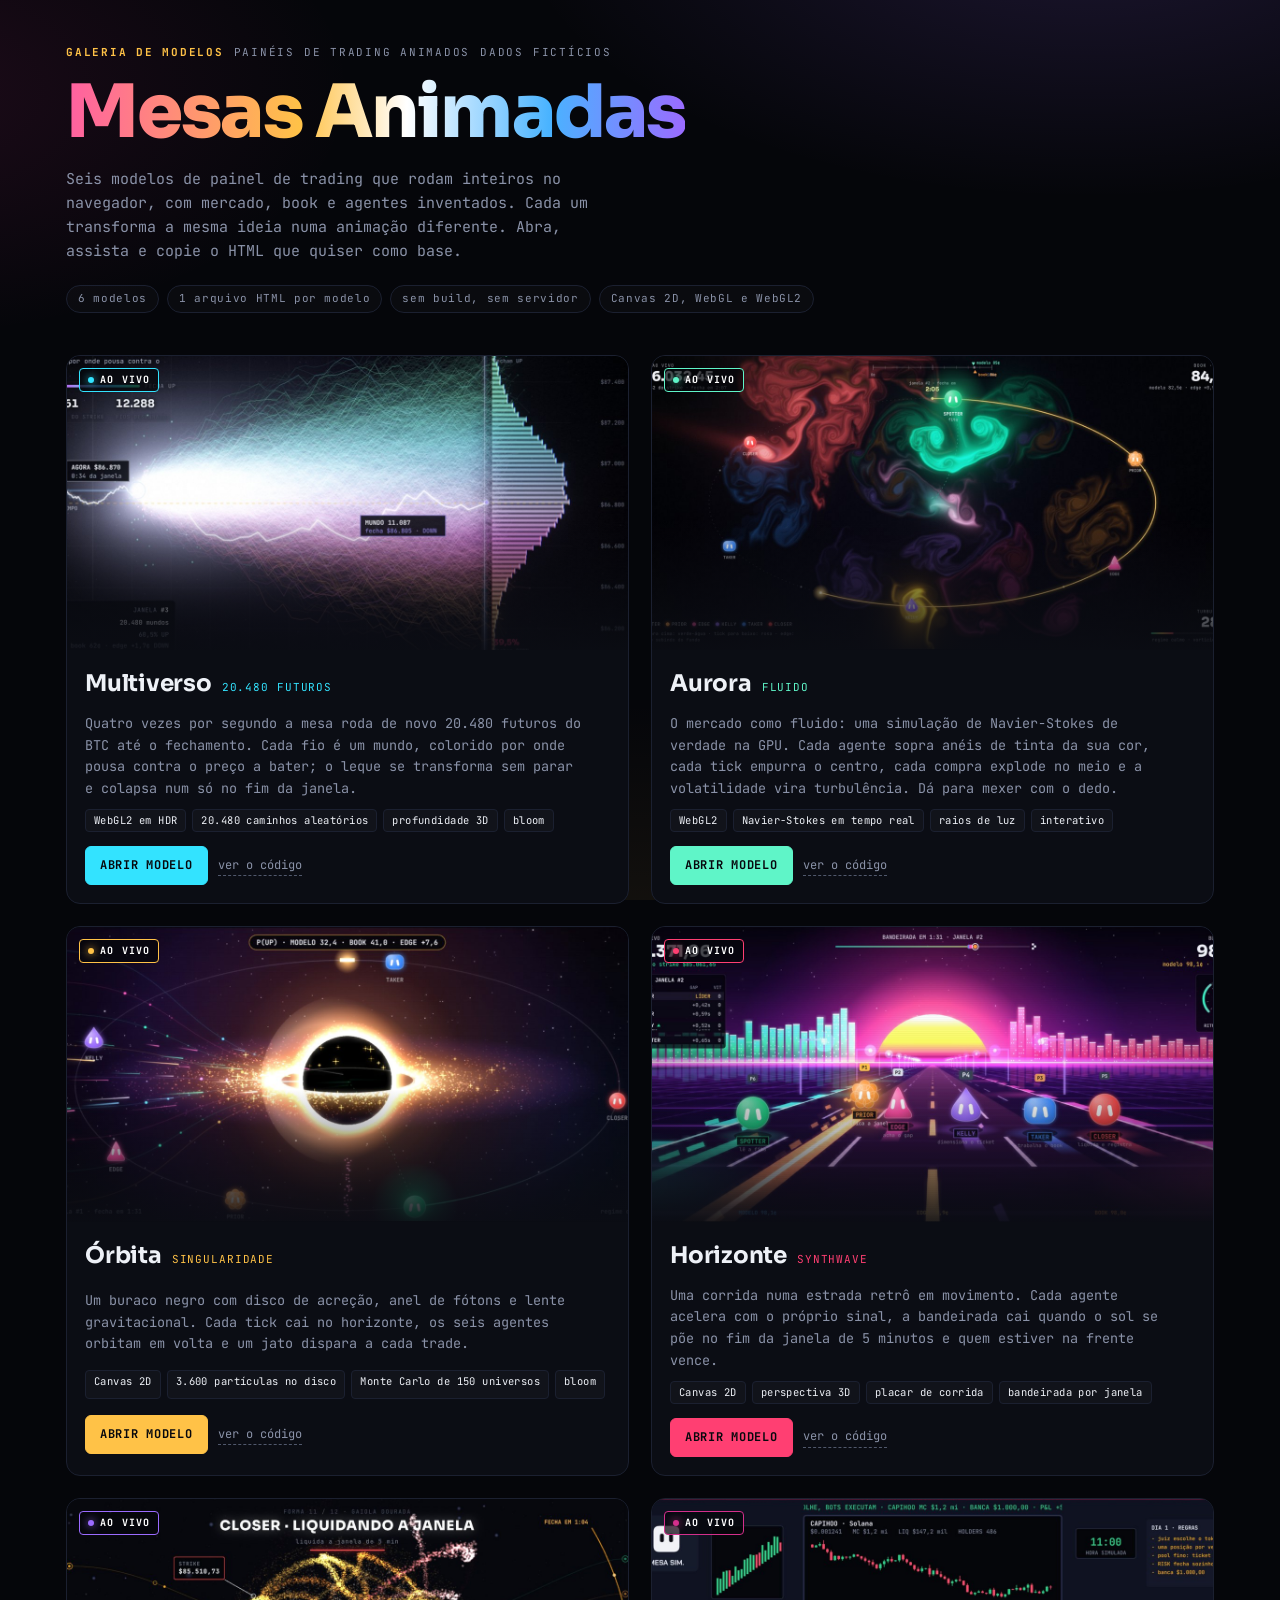
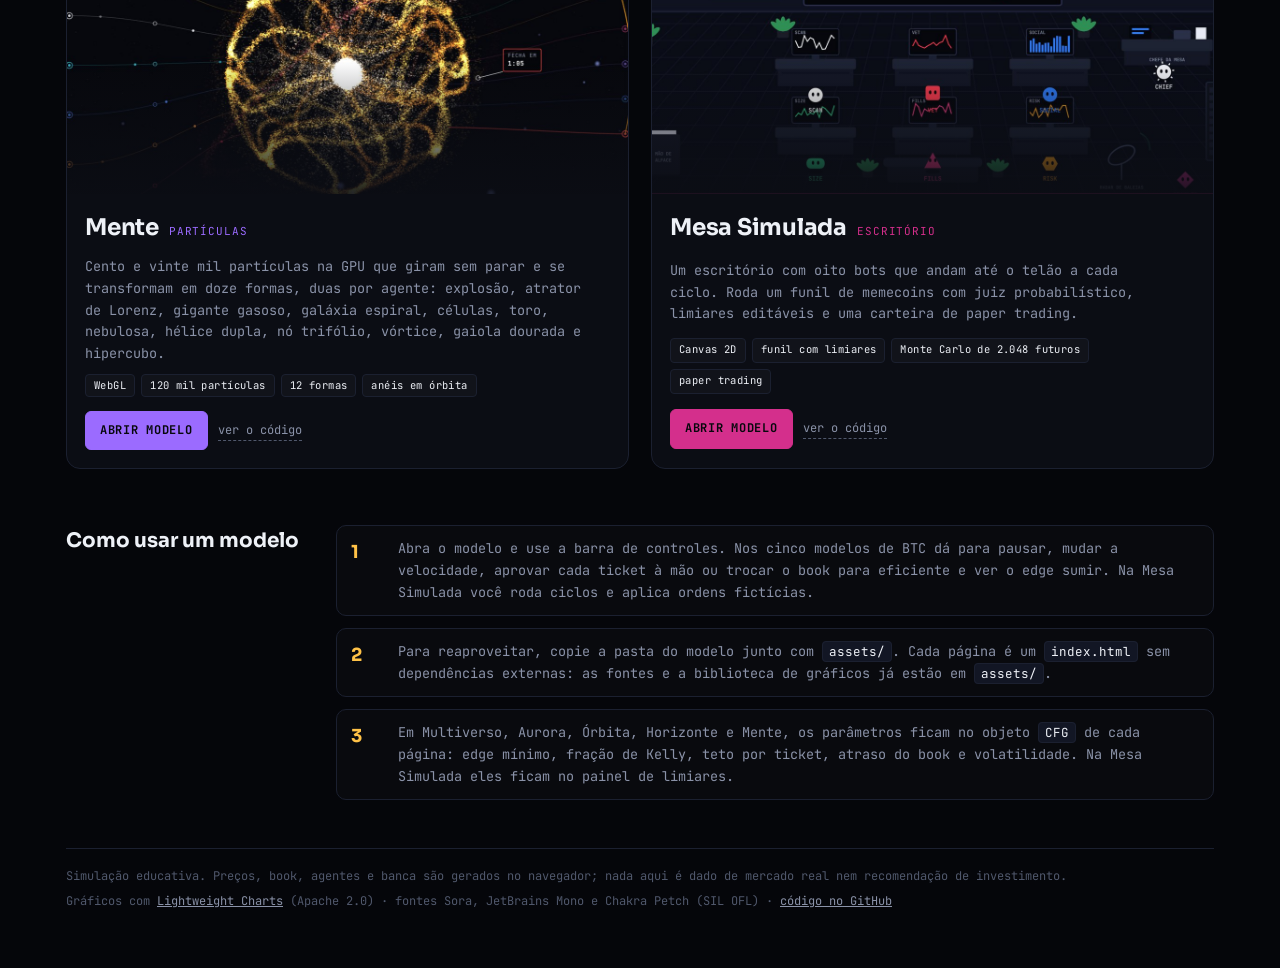
<file: index.html>
<!doctype html>
<html lang="pt-BR">
<head>
<meta charset="utf-8">
<meta name="viewport" content="width=device-width, initial-scale=1, viewport-fit=cover">
<title>Mesas Animadas</title>
<meta name="description" content="Galeria de modelos de painéis de trading animados: Multiverso, Aurora, Órbita, Horizonte, Mente e Mesa Simulada. Cada um é um HTML único que roda no navegador com dados fictícios.">
<meta property="og:title" content="Mesas Animadas">
<meta property="og:description" content="Seis modelos de painel de trading animado, cada um num HTML único, rodando com dados fictícios.">
<meta property="og:image" content="https://lucas-reis-diniz.github.io/mesas-animadas/multiverso/thumb.jpg">
<meta name="theme-color" content="#07080d">
<link rel="icon" href="assets/favicon.svg" type="image/svg+xml">
<link rel="stylesheet" href="assets/fonts.css">
<style>
/* Galeria: cabeçalho editorial curto, grade de cartões com prévia grande de cada modelo, notas de uso no fim */
:root{
  --bg:#05060a; --panel:#0b0d14; --line:#1b2030; --ink:#eef1f7; --muted:#8a92a8; --dim:#50586c;
  --magenta:#d42f8c; --gold:#ffc247; --pink:#ff3f72; --violet:#9b6bff; --cyan:#49b3ff;
  --font-display:'Sora','Segoe UI',system-ui,sans-serif;
  --font-mono:'JetBrains Mono',ui-monospace,'SFMono-Regular',Menlo,Consolas,monospace;
  color-scheme:dark;
}
*{box-sizing:border-box}
html,body{margin:0}
body{background:var(--bg);color:var(--ink);font-family:var(--font-mono);font-size:14px;line-height:1.6;
  background-image:radial-gradient(60rem 30rem at 85% -10%,rgba(155,107,255,.16),transparent 60%),radial-gradient(50rem 26rem at -10% 10%,rgba(212,47,140,.12),transparent 60%),radial-gradient(40rem 30rem at 50% 110%,rgba(255,194,71,.08),transparent 60%);background-attachment:fixed}
a{color:inherit}
.wrap{max-width:1180px;margin:0 auto;padding-inline:16px;padding-block:44px 56px}
.eyebrow{font-size:11px;letter-spacing:.16em;text-transform:uppercase;color:var(--muted);display:flex;gap:10px;align-items:center;flex-wrap:wrap}
.eyebrow b{color:var(--gold);font-weight:700}
h1{font-family:var(--font-display);font-weight:800;font-size:clamp(2.5rem,7vw,4.6rem);line-height:1;letter-spacing:-.025em;margin:14px 0 0;text-wrap:balance}
h1 span{background:linear-gradient(92deg,#ff5fa2 0%,#ffc247 38%,#ffffff 55%,#49b3ff 78%,#9b6bff 100%);-webkit-background-clip:text;background-clip:text;color:transparent}
.lede{max-width:60ch;color:var(--muted);font-size:15px;margin:18px 0 0}
.meta{display:flex;flex-wrap:wrap;gap:8px;margin-top:22px}
.meta span{font-size:11px;letter-spacing:.06em;border:1px solid var(--line);border-radius:999px;padding:4px 11px;color:var(--muted);background:rgba(255,255,255,.02)}
.grid{display:grid;gap:22px;grid-template-columns:minmax(0,1fr);margin-top:42px}
@media (min-width:860px){.grid{grid-template-columns:repeat(2,minmax(0,1fr))}}
.card{--c:#fff;position:relative;display:flex;flex-direction:column;background:var(--panel);border:1px solid var(--line);border-radius:14px;overflow:hidden;transition:transform .25s ease,border-color .25s ease,box-shadow .25s ease}
.card:hover,.card:focus-within{transform:translateY(-3px);border-color:var(--c);box-shadow:0 18px 48px -22px var(--c)}
.shot{display:block;position:relative;aspect-ratio:1200/630;max-width:100%;overflow:hidden;background:#000}
.shot img{display:block;width:100%;height:100%;object-fit:cover;transition:transform .5s ease}
.card:hover .shot img{transform:scale(1.035)}
.shot::after{content:"";position:absolute;inset:0;background:linear-gradient(180deg,transparent 55%,rgba(11,13,20,.9));pointer-events:none}
.live{position:absolute;left:12px;top:12px;z-index:1;font-size:10px;font-weight:700;letter-spacing:.12em;text-transform:uppercase;color:#fff;background:rgba(5,6,10,.72);border:1px solid var(--c);border-radius:4px;padding:3px 8px;display:flex;gap:6px;align-items:center}
.live i{width:6px;height:6px;border-radius:50%;background:var(--c);box-shadow:0 0 8px var(--c);animation:blink 1.6s ease-in-out infinite}
@keyframes blink{50%{opacity:.25}}
.body{padding:16px 18px 18px;display:grid;gap:10px;flex:1}
.name{display:flex;align-items:baseline;gap:10px;flex-wrap:wrap}
.name h2{margin:0;font-family:var(--font-display);font-weight:700;font-size:23px;letter-spacing:-.01em}
.name small{font-size:11px;letter-spacing:.08em;color:var(--c);text-transform:uppercase}
.body p{margin:0;color:var(--muted);font-size:13.5px;max-width:62ch}
.tech{display:flex;flex-wrap:wrap;gap:6px}
.tech span{font-size:10.5px;letter-spacing:.04em;color:var(--ink);border:1px solid var(--line);border-radius:4px;padding:2px 8px;background:rgba(255,255,255,.025)}
.actions{display:flex;flex-wrap:wrap;gap:10px;margin-top:4px;align-items:center}
.btn{font-weight:700;font-size:12px;letter-spacing:.06em;text-transform:uppercase;text-decoration:none;border-radius:6px;padding:9px 14px;border:1px solid var(--c);color:#07080d;background:var(--c)}
.btn:hover{filter:brightness(1.1)}
.ghost{font-size:12px;color:var(--muted);text-decoration:none;border-bottom:1px dashed var(--dim)}
.ghost:hover{color:var(--ink)}
a:focus-visible{outline:2px solid var(--cyan);outline-offset:3px;border-radius:4px}
.how{margin-top:56px;display:grid;gap:14px;grid-template-columns:minmax(0,1fr)}
@media (min-width:860px){.how{grid-template-columns:16rem minmax(0,1fr)}}
.how h3{margin:0;font-family:var(--font-display);font-weight:700;font-size:20px}
.steps{display:grid;gap:12px}
.step{display:grid;grid-template-columns:2.2rem minmax(0,1fr);gap:12px;align-items:start;padding:12px 14px;border:1px solid var(--line);border-radius:10px;background:rgba(255,255,255,.015)}
.step b{font-family:var(--font-display);font-size:18px;color:var(--gold)}
.step p{margin:0;color:var(--muted);font-size:13.5px}
.step code{font-family:var(--font-mono);font-size:12.5px;color:var(--ink);background:#121624;border:1px solid var(--line);border-radius:4px;padding:1px 6px}
footer{margin-top:48px;padding-top:18px;border-top:1px solid var(--line);color:var(--dim);font-size:12px;display:grid;gap:6px}
footer a{color:var(--muted)}
@media (prefers-reduced-motion: reduce){.card,.shot img{transition:none}.live i{animation:none}}
</style>
</head>
<body>
<div class="wrap">
  <header>
    <div class="eyebrow"><b>galeria de modelos</b><span>painéis de trading animados</span><span>dados fictícios</span></div>
    <h1><span>Mesas Animadas</span></h1>
    <p class="lede">Seis modelos de painel de trading que rodam inteiros no navegador, com mercado, book e agentes inventados. Cada um transforma a mesma ideia numa animação diferente. Abra, assista e copie o HTML que quiser como base.</p>
    <div class="meta"><span>6 modelos</span><span>1 arquivo HTML por modelo</span><span>sem build, sem servidor</span><span>Canvas 2D, WebGL e WebGL2</span></div>
  </header>

  <main class="grid">
    <article class="card" style="--c:#33e3ff">
      <a class="shot" href="multiverso/" aria-label="Abrir o modelo Multiverso"><span class="live"><i></i>ao vivo</span><img src="multiverso/thumb.jpg" alt="Leque de milhares de futuros do preço saindo do presente, brancos no núcleo, ciano em cima e rosa embaixo, pousando numa cortina de barras" width="1200" height="630"></a>
      <div class="body">
        <div class="name"><h2>Multiverso</h2><small>20.480 futuros</small></div>
        <p>Quatro vezes por segundo a mesa roda de novo 20.480 futuros do BTC até o fechamento. Cada fio é um mundo, colorido por onde pousa contra o preço a bater; o leque se transforma sem parar e colapsa num só no fim da janela.</p>
        <div class="tech"><span>WebGL2 em HDR</span><span>20.480 caminhos aleatórios</span><span>profundidade 3D</span><span>bloom</span></div>
        <div class="actions"><a class="btn" href="multiverso/">Abrir modelo</a><a class="ghost" href="https://github.com/lucas-reis-diniz/mesas-animadas/blob/main/multiverso/index.html">ver o código</a></div>
      </div>
    </article>

    <article class="card" style="--c:#5ff5c8">
      <a class="shot" href="aurora/" aria-label="Abrir o modelo Aurora"><span class="live"><i></i>ao vivo</span><img src="aurora/thumb.jpg" alt="Tinta colorida girando num fluido escuro, soprada por seis agentes em órbita" width="1200" height="630"></a>
      <div class="body">
        <div class="name"><h2>Aurora</h2><small>fluido</small></div>
        <p>O mercado como fluido: uma simulação de Navier-Stokes de verdade na GPU. Cada agente sopra anéis de tinta da sua cor, cada tick empurra o centro, cada compra explode no meio e a volatilidade vira turbulência. Dá para mexer com o dedo.</p>
        <div class="tech"><span>WebGL2</span><span>Navier-Stokes em tempo real</span><span>raios de luz</span><span>interativo</span></div>
        <div class="actions"><a class="btn" href="aurora/">Abrir modelo</a><a class="ghost" href="https://github.com/lucas-reis-diniz/mesas-animadas/blob/main/aurora/index.html">ver o código</a></div>
      </div>
    </article>

    <article class="card" style="--c:#ffc247">
      <a class="shot" href="orbita/" aria-label="Abrir o modelo Órbita"><span class="live"><i></i>ao vivo</span><img src="orbita/thumb.jpg" alt="Buraco negro com disco de acreção dourado e seis agentes em órbita" width="1200" height="630"></a>
      <div class="body">
        <div class="name"><h2>Órbita</h2><small>singularidade</small></div>
        <p>Um buraco negro com disco de acreção, anel de fótons e lente gravitacional. Cada tick cai no horizonte, os seis agentes orbitam em volta e um jato dispara a cada trade.</p>
        <div class="tech"><span>Canvas 2D</span><span>3.600 partículas no disco</span><span>Monte Carlo de 150 universos</span><span>bloom</span></div>
        <div class="actions"><a class="btn" href="orbita/">Abrir modelo</a><a class="ghost" href="https://github.com/lucas-reis-diniz/mesas-animadas/blob/main/orbita/index.html">ver o código</a></div>
      </div>
    </article>

    <article class="card" style="--c:#ff3f72">
      <a class="shot" href="horizonte/" aria-label="Abrir o modelo Horizonte"><span class="live"><i></i>ao vivo</span><img src="horizonte/thumb.jpg" alt="Estrada synthwave com sol listrado, prédios neon e seis agentes sobre as faixas" width="1200" height="630"></a>
      <div class="body">
        <div class="name"><h2>Horizonte</h2><small>synthwave</small></div>
        <p>Uma corrida numa estrada retrô em movimento. Cada agente acelera com o próprio sinal, a bandeirada cai quando o sol se põe no fim da janela de 5 minutos e quem estiver na frente vence.</p>
        <div class="tech"><span>Canvas 2D</span><span>perspectiva 3D</span><span>placar de corrida</span><span>bandeirada por janela</span></div>
        <div class="actions"><a class="btn" href="horizonte/">Abrir modelo</a><a class="ghost" href="https://github.com/lucas-reis-diniz/mesas-animadas/blob/main/horizonte/index.html">ver o código</a></div>
      </div>
    </article>

    <article class="card" style="--c:#9b6bff">
      <a class="shot" href="mente/" aria-label="Abrir o modelo Mente"><span class="live"><i></i>ao vivo</span><img src="mente/thumb.jpg" alt="Nuvem de partículas formando uma gaiola dourada, com cartões de sinal e agentes ligados por linhas" width="1200" height="630" loading="lazy"></a>
      <div class="body">
        <div class="name"><h2>Mente</h2><small>partículas</small></div>
        <p>Cento e vinte mil partículas na GPU que giram sem parar e se transformam em doze formas, duas por agente: explosão, atrator de Lorenz, gigante gasoso, galáxia espiral, células, toro, nebulosa, hélice dupla, nó trifólio, vórtice, gaiola dourada e hipercubo.</p>
        <div class="tech"><span>WebGL</span><span>120 mil partículas</span><span>12 formas</span><span>anéis em órbita</span></div>
        <div class="actions"><a class="btn" href="mente/">Abrir modelo</a><a class="ghost" href="https://github.com/lucas-reis-diniz/mesas-animadas/blob/main/mente/index.html">ver o código</a></div>
      </div>
    </article>

    <article class="card" style="--c:#d42f8c">
      <a class="shot" href="mesa-simulada/" aria-label="Abrir o modelo Mesa Simulada"><span class="live"><i></i>ao vivo</span><img src="mesa-simulada/thumb.jpg" alt="Escritório visto de cima com bots coloridos andando entre as mesas e um telão de velas" width="1200" height="630" loading="lazy"></a>
      <div class="body">
        <div class="name"><h2>Mesa Simulada</h2><small>escritório</small></div>
        <p>Um escritório com oito bots que andam até o telão a cada ciclo. Roda um funil de memecoins com juiz probabilístico, limiares editáveis e uma carteira de paper trading.</p>
        <div class="tech"><span>Canvas 2D</span><span>funil com limiares</span><span>Monte Carlo de 2.048 futuros</span><span>paper trading</span></div>
        <div class="actions"><a class="btn" href="mesa-simulada/">Abrir modelo</a><a class="ghost" href="https://github.com/lucas-reis-diniz/mesas-animadas/blob/main/mesa-simulada/index.html">ver o código</a></div>
      </div>
    </article>
  </main>

  <section class="how" aria-label="Como usar os modelos">
    <h3>Como usar um modelo</h3>
    <div class="steps">
      <div class="step"><b>1</b><p>Abra o modelo e use a barra de controles. Nos cinco modelos de BTC dá para pausar, mudar a velocidade, aprovar cada ticket à mão ou trocar o book para eficiente e ver o edge sumir. Na Mesa Simulada você roda ciclos e aplica ordens fictícias.</p></div>
      <div class="step"><b>2</b><p>Para reaproveitar, copie a pasta do modelo junto com <code>assets/</code>. Cada página é um <code>index.html</code> sem dependências externas: as fontes e a biblioteca de gráficos já estão em <code>assets/</code>.</p></div>
      <div class="step"><b>3</b><p>Em Multiverso, Aurora, Órbita, Horizonte e Mente, os parâmetros ficam no objeto <code>CFG</code> de cada página: edge mínimo, fração de Kelly, teto por ticket, atraso do book e volatilidade. Na Mesa Simulada eles ficam no painel de limiares.</p></div>
    </div>
  </section>

  <footer>
    <div>Simulação educativa. Preços, book, agentes e banca são gerados no navegador; nada aqui é dado de mercado real nem recomendação de investimento.</div>
    <div>Gráficos com <a href="https://github.com/tradingview/lightweight-charts">Lightweight Charts</a> (Apache 2.0) · fontes Sora, JetBrains Mono e Chakra Petch (SIL OFL) · <a href="https://github.com/lucas-reis-diniz/mesas-animadas">código no GitHub</a></div>
  </footer>
</div>
</body>
</html>
</file>
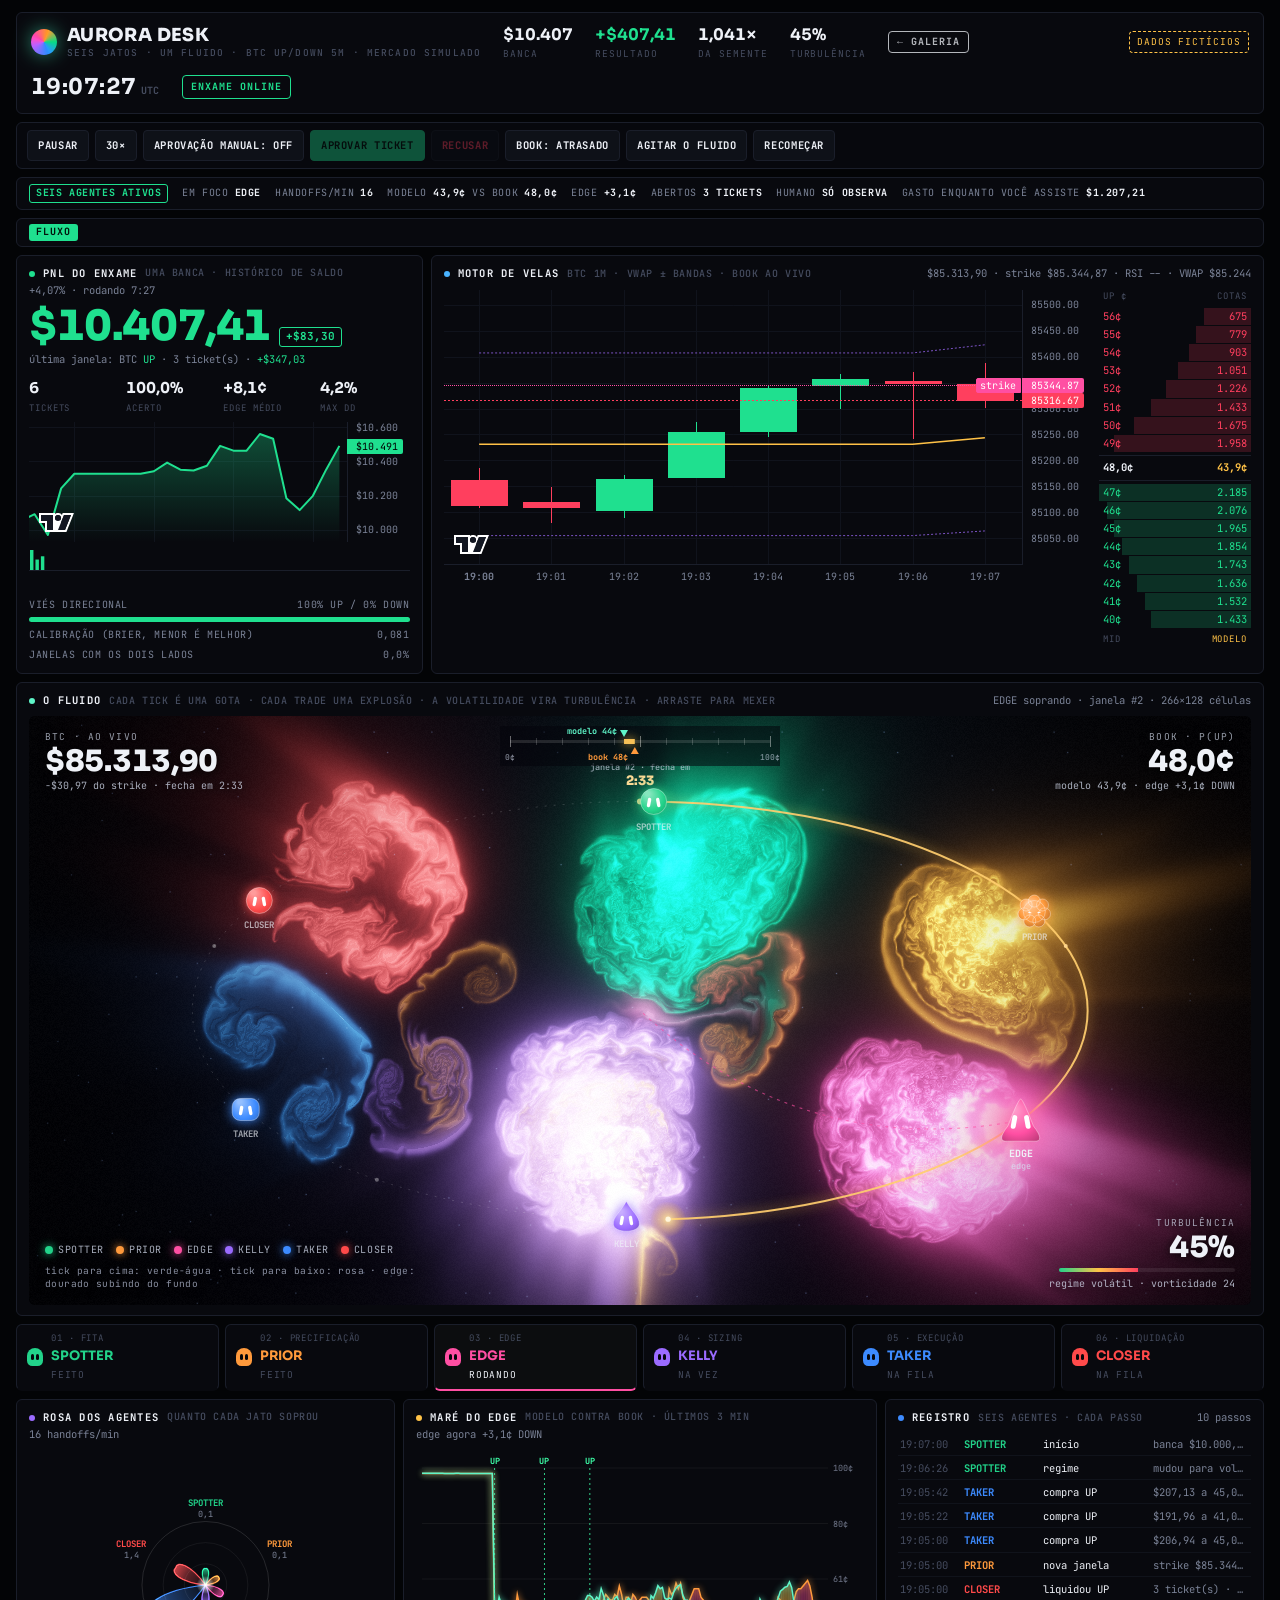
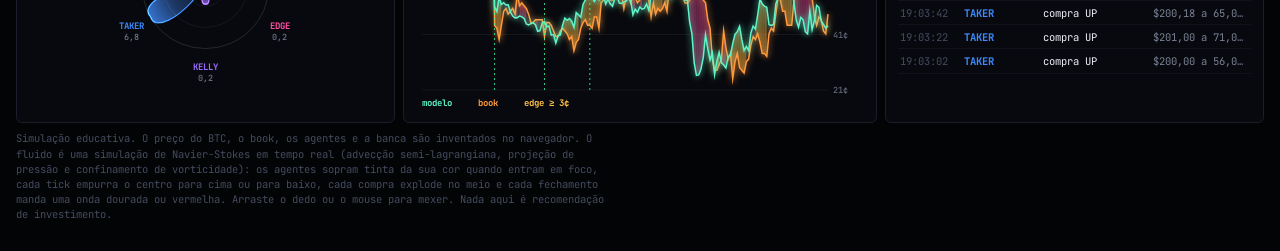
<file: aurora/index.html>
<!doctype html>
<html lang="pt-BR">
<head>
<meta charset="utf-8">
<meta name="viewport" content="width=device-width, initial-scale=1, viewport-fit=cover">
<title>Mesa Aurora</title>
<meta name="description" content="O mercado como fluido: um Navier-Stokes de verdade na GPU onde cada tick é uma gota de tinta, cada trade uma explosão e a volatilidade vira turbulência. Simulação com dados fictícios.">
<meta property="og:title" content="Mesa Aurora">
<meta property="og:description" content="O mercado como fluido: tinta dos seis agentes num Navier-Stokes na GPU, com explosões a cada trade. Simulação com dados fictícios.">
<meta property="og:image" content="https://lucas-reis-diniz.github.io/mesas-animadas/aurora/thumb.jpg">
<meta name="theme-color" content="#5ff5c8">
<link rel="icon" href="../assets/favicon.svg" type="image/svg+xml">
<link rel="stylesheet" href="../assets/fonts.css">
<style>
html,body{margin:0}
[hidden]{display:none!important}
a.back{font:700 10px/1 'JetBrains Mono',ui-monospace,monospace;letter-spacing:.1em;text-transform:uppercase;color:inherit;opacity:.75;text-decoration:none;border:1px solid currentColor;border-radius:4px;padding:5px 8px;white-space:nowrap}
a.back:hover{opacity:1}
</style>
<style>

/* Terminal preto em faixas: cabeçalho e fita, PnL ao lado do motor de velas, singularidade em tela cheia, abas dos agentes, três painéis de estatística */
:root{
  --bg:#030406; --panel:#08090e; --panel-2:#0e1118; --line:#1a1e2a; --ink:#eef1f7; --muted:#7a8296; --dim:#454c5f;
  --up:#1fe08f; --down:#ff3f5e; --gold:#ffc247; --purple:#a06bff; --cyan:#49b3ff;
  --spotter:#22d38a; --prior:#ff9a3c; --edge:#ff4fa3; --kelly:#9b6bff; --taker:#3d8bff; --closer:#ff4a4a;
  --font-display:'Sora','Segoe UI',system-ui,sans-serif;
  --font-mono:'JetBrains Mono',ui-monospace,'SFMono-Regular',Menlo,Consolas,monospace;
  color-scheme:dark;
}
*{box-sizing:border-box}
body{background:var(--bg);color:var(--ink);font-family:var(--font-mono);font-size:12px;line-height:1.45}
.wrap{max-width:1400px;margin:0 auto;padding:12px 16px 28px;display:grid;gap:8px}
.panel{background:var(--panel);border:1px solid var(--line);border-radius:6px;padding:10px 12px;min-width:0}
.cap{display:flex;flex-wrap:wrap;gap:2px 10px;align-items:baseline;justify-content:space-between;margin-bottom:8px}
.cap h2{margin:0;font-size:10.5px;letter-spacing:.12em;text-transform:uppercase;font-weight:700;display:flex;gap:8px;align-items:center}
.cap h2::before{content:"";width:6px;height:6px;border-radius:50%;background:var(--dot,var(--up))}
.cap .s{font-size:10px;letter-spacing:.06em;color:var(--dim);text-transform:uppercase;font-weight:500}
.cap .r{font-size:10.5px;color:var(--muted);font-variant-numeric:tabular-nums}
.up{color:var(--up)}.down{color:var(--down)}.gold{color:var(--gold)}.muted{color:var(--muted)}.dim{color:var(--dim)}
.num{font-variant-numeric:tabular-nums}

/* cabeçalho */
.top{display:flex;flex-wrap:wrap;align-items:center;gap:10px 22px;padding:10px 14px}
.logo{display:flex;align-items:center;gap:10px}
.glyph{width:26px;height:26px;border-radius:50%;background:radial-gradient(circle at 50% 50%,#000 38%,#ffb35a 44%,#ff6a3d 52%,transparent 64%);box-shadow:0 0 14px rgba(255,140,60,.55)}
.brand{font-family:var(--font-display);font-weight:800;font-size:18px;letter-spacing:.02em;line-height:1}
.brand small{display:block;font-family:var(--font-mono);font-weight:500;font-size:9.5px;letter-spacing:.12em;color:var(--dim);margin-top:4px;text-transform:uppercase}
.hstat{display:grid;gap:1px}
.hstat b{font-family:var(--font-display);font-size:16px;font-weight:700;font-variant-numeric:tabular-nums}
.hstat span{font-size:9.5px;letter-spacing:.1em;color:var(--dim);text-transform:uppercase}
.sp{flex:1}
.clock{font-family:var(--font-display);font-weight:700;font-size:22px;font-variant-numeric:tabular-nums;letter-spacing:.02em}
.clock small{font-family:var(--font-mono);font-size:10px;color:var(--dim);margin-left:4px}
.online{font-size:10px;letter-spacing:.1em;font-weight:700;color:var(--up);border:1px solid currentColor;border-radius:4px;padding:4px 8px;white-space:nowrap}
.online.off{color:var(--warn,#ffb020)}
.simtag{font-size:9.5px;letter-spacing:.1em;color:var(--gold);text-transform:uppercase;border:1px dashed currentColor;border-radius:4px;padding:3px 7px;white-space:nowrap}

/* controles e chips */
.bar{position:sticky;top:env(safe-area-inset-top,0px);z-index:20;display:flex;flex-wrap:wrap;gap:6px;align-items:center;padding:7px 10px;background:rgba(8,9,14,.96);backdrop-filter:blur(6px)}
button{font:inherit;font-size:10.5px;font-weight:700;letter-spacing:.06em;text-transform:uppercase;border-radius:4px;border:1px solid var(--line);background:var(--panel-2);color:var(--ink);padding:7px 10px;cursor:pointer}
button:hover:not(:disabled){border-color:var(--kelly)}
button.on{border-color:var(--up);color:var(--up)}
button.go{background:var(--up);border-color:var(--up);color:#02140c}
button.no{color:var(--down)}
button:disabled{opacity:.35;cursor:not-allowed}
button:focus-visible{outline:2px solid var(--cyan);outline-offset:2px}
.chips{display:flex;flex-wrap:wrap;gap:6px 14px;align-items:center;padding:6px 12px;font-size:10px;letter-spacing:.06em;text-transform:uppercase;color:var(--muted)}
.chips .c{display:flex;gap:6px;align-items:center;white-space:nowrap}
.chips .c b{color:var(--ink);font-weight:700}
.chips .pill{color:var(--up);border:1px solid currentColor;border-radius:3px;padding:1px 6px;font-weight:700}
.wire{display:flex;align-items:center;gap:10px;padding:5px 12px;overflow:hidden;white-space:nowrap}
.wire .lbl{flex:none;font-size:10px;font-weight:700;letter-spacing:.1em;color:#02140c;background:var(--up);border-radius:3px;padding:1px 7px}
.wire .track{overflow:hidden;flex:1;min-width:0;mask-image:linear-gradient(90deg,transparent,#000 4%,#000 96%,transparent)}
.wire .run{display:inline-block;padding-left:100%;animation:run 40s linear infinite;font-size:11px;color:var(--muted)}
.wire .run b{font-weight:700}
@keyframes run{to{transform:translateX(-100%)}}

/* linhas */
.rowA{display:grid;gap:8px;grid-template-columns:minmax(0,1fr)}
@media (min-width:1000px){.rowA{grid-template-columns:minmax(0,1fr) minmax(0,2.05fr)}}
.big{font-family:var(--font-display);font-weight:800;font-size:clamp(1.9rem,4.6vw,2.6rem);line-height:1;color:var(--up);font-variant-numeric:tabular-nums;letter-spacing:-.01em}
.dlt{display:inline-block;margin-left:8px;font-size:11px;font-weight:700;color:var(--down);border:1px solid currentColor;border-radius:3px;padding:1px 6px;vertical-align:middle}
.dlt.pos{color:var(--up)}
.kpis{display:grid;grid-template-columns:repeat(4,minmax(0,1fr));gap:8px;margin:10px 0 6px}
.kpis b{display:block;font-family:var(--font-display);font-size:15px;font-weight:700;font-variant-numeric:tabular-nums}
.kpis span{font-size:9px;letter-spacing:.1em;color:var(--dim);text-transform:uppercase}
.chart{position:relative}
.biasrow{display:grid;grid-template-columns:minmax(0,1fr) auto;gap:4px 10px;align-items:center;font-size:10px;color:var(--muted);text-transform:uppercase;letter-spacing:.06em;margin-top:6px}
.split{grid-column:1/-1;height:5px;border-radius:3px;overflow:hidden;display:flex;background:var(--panel-2)}
.split i{display:block;height:100%}
.engine{display:grid;gap:8px;grid-template-columns:minmax(0,1fr)}
@media (min-width:640px){.engine{grid-template-columns:minmax(0,1fr) 9.5rem}}
.book{font-size:10.5px;display:grid;gap:1px;align-content:start;font-variant-numeric:tabular-nums}
.book .h{display:flex;justify-content:space-between;color:var(--dim);font-size:9px;letter-spacing:.1em;text-transform:uppercase;padding:0 4px 4px}
.lv{position:relative;display:flex;justify-content:space-between;padding:1px 4px;border-radius:2px}
.lv i{position:absolute;right:0;top:0;bottom:0;opacity:.18}
.lv.a{color:var(--down)}.lv.a i{background:var(--down)}
.lv.b{color:var(--up)}.lv.b i{background:var(--up)}
.lv span{position:relative}
.mid{display:flex;justify-content:space-between;padding:4px;margin:2px 0;border-block:1px solid var(--line);font-weight:700}

/* singularidade */
.sing{display:grid;gap:10px;grid-template-columns:minmax(0,1fr)}
@media (min-width:1000px){.sing{grid-template-columns:13rem minmax(0,1fr) 16rem}}
.sigs{display:grid;gap:7px;align-content:start}
.sig{display:grid;grid-template-columns:minmax(0,1fr) auto;gap:2px 8px;align-items:baseline}
.sig .k{font-size:9.5px;letter-spacing:.06em;color:var(--muted);text-transform:uppercase;white-space:nowrap;overflow:hidden;text-overflow:ellipsis}
.sig .v{font-weight:700;font-size:13px;font-variant-numeric:tabular-nums}
.sig .m{grid-column:1/-1;height:3px;border-radius:2px;background:var(--panel-2);overflow:hidden}
.sig .m i{display:block;height:100%;background:var(--c,var(--gold))}
.stage{order:-1}
@media (min-width:1000px){.stage{order:0}}
.cv{display:block;width:100%;border-radius:4px}
.sizing{display:grid;gap:8px;align-content:start}
.active{border:1px solid var(--c);border-radius:6px;padding:10px;background:linear-gradient(180deg,rgba(255,255,255,.03),transparent);box-shadow:0 0 22px -8px var(--c)}
.active .n{display:flex;align-items:center;gap:8px;font-family:var(--font-display);font-weight:800;font-size:17px;color:var(--c)}
.active .d{font-size:10.5px;color:var(--muted);margin:4px 0 6px}
.active .v{font-family:var(--font-display);font-weight:700;font-size:20px;font-variant-numeric:tabular-nums}
.agents{display:grid;gap:4px}
.ag{display:grid;grid-template-columns:auto minmax(0,1fr) auto;gap:8px;align-items:center;padding:5px 7px;border:1px solid var(--line);border-radius:4px;font-size:10.5px}
.ag.run{border-color:var(--c);background:rgba(255,255,255,.03)}
.ag .nm{font-weight:700;color:var(--c)}
.ag .st{font-size:9.5px;letter-spacing:.08em;color:var(--dim);text-transform:uppercase}
.ag.run .st{color:var(--ink)}
.icon{width:16px;height:18px;border-radius:9px 9px 6px 6px;background:var(--c);position:relative;flex:none}
.icon::before,.icon::after{content:"";position:absolute;top:6px;width:3px;height:6px;border-radius:2px;background:#05060a}
.icon::before{left:4px}.icon::after{right:4px}
.icon.lg{width:22px;height:25px;border-radius:12px 12px 8px 8px}
.icon.lg::before,.icon.lg::after{top:8px;width:4px;height:8px}
.icon.lg::before{left:5px}.icon.lg::after{right:5px}

/* abas dos agentes */
.tabs{display:grid;gap:6px;grid-template-columns:repeat(6,minmax(0,1fr))}
@media (max-width:900px){.tabs{grid-template-columns:repeat(3,minmax(0,1fr))}}
@media (max-width:480px){.tabs{grid-template-columns:repeat(2,minmax(0,1fr))}}
.tab{display:grid;grid-template-columns:auto minmax(0,1fr);gap:2px 8px;align-items:center;padding:7px 10px;border-bottom:2px solid transparent}
.tab .ix{grid-column:2;font-size:9px;letter-spacing:.1em;color:var(--dim);text-transform:uppercase}
.tab .nm{grid-column:2;font-family:var(--font-display);font-weight:700;font-size:13px;color:var(--c)}
.tab .icon{grid-row:1/span 3}
.tab .st{grid-column:2;font-size:9.5px;letter-spacing:.08em;text-transform:uppercase;color:var(--dim)}
.tab.run{border-bottom-color:var(--c);background:rgba(255,255,255,.035)}
.tab.run .st{color:var(--ink)}

.rowB{display:grid;gap:8px;grid-template-columns:minmax(0,1fr)}
@media (min-width:1000px){.rowB{grid-template-columns:minmax(0,1fr) minmax(0,1fr) minmax(0,1.15fr)}}
.trio{display:grid;grid-template-columns:repeat(3,minmax(0,1fr));gap:6px;margin-bottom:6px}
.trio b{display:block;font-family:var(--font-display);font-size:17px;font-weight:700;font-variant-numeric:tabular-nums}
.trio span{font-size:9px;letter-spacing:.1em;text-transform:uppercase}
.log{list-style:none;margin:0;padding:0;display:grid;gap:2px;max-height:250px;overflow:auto;font-size:10.5px}
.log li{display:grid;grid-template-columns:3.6rem 4.6rem 6.5rem minmax(0,1fr);gap:6px;padding:3px 2px;border-bottom:1px solid #10131b}
.log time{color:var(--dim)}
.log .a{font-weight:700}
.log .x{color:var(--muted)}
.log li span{overflow:hidden;text-overflow:ellipsis;white-space:nowrap}
footer{font-size:10.5px;color:var(--dim);max-width:100ch}
@media (prefers-reduced-motion: reduce){.wire .run{animation:none;padding-left:0}}

/* aurora: o fluido ocupa o palco inteiro com o painel de leitura nos cantos; rosa, maré e registro embaixo */
.glyph{background:conic-gradient(from 90deg,#22d38a,#3d8bff,#9b6bff,#ff4fa3,#ff9a3c,#22d38a);box-shadow:0 0 18px rgba(95,245,200,.5);filter:saturate(1.2)}
.austage{position:relative;border-radius:6px;overflow:hidden;background:#020307;touch-action:pan-y;user-select:none;-webkit-user-select:none}
#fl,#hud{display:block;width:100%;height:clamp(460px,46vw,660px)}
#hud{position:absolute;left:0;top:0;cursor:crosshair}
@media (max-width:640px){#fl,#hud{height:122vw}}
.hc{position:absolute;pointer-events:none;display:grid;gap:2px;text-shadow:0 1px 10px rgba(0,0,0,.9)}
.hc .k{font-size:9.5px;letter-spacing:.12em;color:rgba(214,222,240,.7);text-transform:uppercase}
.hc b{font-family:var(--font-display);font-weight:800;font-size:clamp(20px,2.3vw,30px);line-height:1.05;font-variant-numeric:tabular-nums;letter-spacing:-.01em}
.hc span{font-size:10px;color:rgba(214,222,240,.78);font-variant-numeric:tabular-nums}
.hc.tl{left:16px;top:14px}.hc.tr{right:16px;top:14px;text-align:right;justify-items:end}
.hc.bl{left:16px;bottom:14px;max-width:24rem}.hc.br{right:16px;bottom:14px;text-align:right;justify-items:end;min-width:11rem}
.leg{display:flex;flex-wrap:wrap;gap:4px 12px;font-size:9.5px;letter-spacing:.06em;text-transform:uppercase;color:rgba(214,222,240,.8)}
.leg i{display:inline-block;width:8px;height:8px;border-radius:50%;margin-right:5px;vertical-align:-1px;box-shadow:0 0 8px currentColor}
.hint{font-size:9.5px;color:rgba(170,178,199,.8);letter-spacing:.04em;margin-top:4px}
.tb2{width:11rem;height:4px;border-radius:2px;background:rgba(255,255,255,.08);overflow:hidden;margin:3px 0}
.tb2 i{display:block;height:100%;width:30%;background:linear-gradient(90deg,#22d38a,#ffc247,#ff3f5e);transition:width .4s}
.aupop{position:absolute;left:50%;top:50%;transform:translate(-50%,-50%);text-align:center;pointer-events:none;opacity:0;display:grid;gap:4px}
.aupop.on{animation:apop 2.6s ease-out forwards}
.aupop b{font-family:var(--font-display);font-weight:800;font-size:clamp(30px,5vw,54px);line-height:1;text-shadow:0 0 30px currentColor,0 2px 12px #000}
.aupop span{font-size:10px;letter-spacing:.14em;color:#eef1f7;text-transform:uppercase;text-shadow:0 1px 8px #000}
@keyframes apop{0%{opacity:0;transform:translate(-50%,-50%) scale(.82)}10%{opacity:1;transform:translate(-50%,-50%) scale(1.06)}18%{transform:translate(-50%,-50%) scale(1)}72%{opacity:1}100%{opacity:0;transform:translate(-50%,-62%) scale(1)}}
@media (max-width:640px){.hc.bl{display:none}.hc.br{min-width:0}.tb2{width:7rem}}
.rowF{display:grid;gap:8px;grid-template-columns:minmax(0,1fr)}
@media (min-width:1000px){.rowF{grid-template-columns:minmax(0,1fr) minmax(0,1.25fr) minmax(0,1fr)}}
.nogl{position:absolute;left:50%;top:50%;transform:translate(-50%,-50%);font-size:11px;color:var(--muted);text-align:center;max-width:26rem;padding:12px;background:rgba(4,5,10,.85);border:1px solid var(--line);border-radius:6px}
</style>
</head>
<body>
<div class="wrap">
  <header class="panel top">
    <div class="logo"><span class="glyph" aria-hidden="true"></span><div class="brand">AURORA DESK<small>seis jatos · um fluido · BTC up/down 5m · mercado simulado</small></div></div>
    <div class="hstat"><b id="hEq">--</b><span>banca</span></div>
    <div class="hstat"><b id="hPnl">--</b><span>resultado</span></div>
    <div class="hstat"><b id="hMult">--</b><span>da semente</span></div>
    <div class="hstat"><b id="hTurb">--</b><span>turbulência</span></div>
    <a class="back" href="../">&larr; galeria</a><span class="sp"></span>
    <span class="simtag">dados fictícios</span>
    <span class="clock" id="clock">--:--:--<small>UTC</small></span>
    <span class="online" id="online">ENXAME ONLINE</span>
  </header>

  <nav class="panel bar" aria-label="Controles">
    <button id="bPlay">Pausar</button>
    <button id="bSpeed" title="Segundos simulados por segundo real">30×</button>
    <button id="bManual" title="O TAKER espera sua aprovação antes de cada ticket">Aprovação manual: off</button>
    <button id="bApprove" class="go" disabled>Aprovar ticket</button>
    <button id="bReject" class="no" disabled>Recusar</button>
    <button id="bBook" title="Atrasado: o book reage alguns segundos depois do preço. Eficiente: sem atraso, sem edge real.">Book: atrasado</button>
    <button id="bStir" title="Joga tinta dos seis agentes no fluido">Agitar o fluido</button>
    <button id="bReset">Recomeçar</button>
  </nav>

  <div class="panel chips" id="chips"></div>
  <div class="panel wire"><span class="lbl">FLUXO</span><div class="track"><span class="run" id="wire"></span></div></div>

  <div class="rowA">
    <section class="panel" aria-label="PnL do enxame">
      <div class="cap"><h2>PnL do enxame <span class="s">uma banca · histórico de saldo</span></h2><span class="r" id="pRight"></span></div>
      <div><span class="big" id="pBig">--</span><span class="dlt" id="pDlt"></span></div>
      <div class="muted" style="font-size:10.5px;margin-top:4px" id="pLast">aguardando a primeira liquidação</div>
      <div class="kpis">
        <div><b id="kT">0</b><span>tickets</span></div>
        <div><b id="kW">--</b><span>acerto</span></div>
        <div><b id="kE">--</b><span>edge médio</span></div>
        <div><b id="kD">--</b><span>max DD</span></div>
      </div>
      <div class="chart" id="eqChart" style="height:120px"></div>
      <canvas class="cv" id="tkt" style="height:44px;margin-top:6px"></canvas>
      <div class="biasrow"><span>viés direcional</span><span id="bias">--</span><div class="split"><i id="bUp" style="background:var(--up);width:50%"></i><i id="bDn" style="background:var(--down);width:50%"></i></div></div>
      <div class="biasrow"><span>calibração (Brier, menor é melhor)</span><span id="brier">--</span></div>
      <div class="biasrow"><span>janelas com os dois lados</span><span id="both">--</span></div>
    </section>

    <section class="panel" aria-label="Motor de velas">
      <div class="cap" style="--dot:var(--cyan)"><h2>Motor de velas <span class="s">BTC 1m · VWAP ± bandas · book ao vivo</span></h2><span class="r" id="eRight"></span></div>
      <div class="engine">
        <div class="chart" id="cChart" style="height:300px"></div>
        <div class="book" id="book" aria-label="Book do lado UP"></div>
      </div>
    </section>
  </div>

  <section class="panel" aria-label="O fluido">
    <div class="cap" style="--dot:#5ff5c8"><h2>O fluido <span class="s">cada tick é uma gota · cada trade uma explosão · a volatilidade vira turbulência · arraste para mexer</span></h2><span class="r" id="auRight"></span></div>
    <div class="austage" id="austage">
      <canvas id="fl" aria-label="Simulação de fluido em que os seis agentes jogam tinta colorida conforme o mercado"></canvas>
      <canvas id="hud" aria-hidden="true"></canvas>
      <div class="hc tl"><span class="k">BTC · ao vivo</span><b id="aP">--</b><span id="aD">--</span></div>
      <div class="hc tr"><span class="k">book · P(UP)</span><b id="aB">--</b><span id="aM">--</span></div>
      <div class="hc bl"><div class="leg" id="aLeg"></div><div class="hint">tick para cima: verde-água · tick para baixo: rosa · edge: dourado subindo do fundo</div></div>
      <div class="hc br"><span class="k">turbulência</span><b id="aT">--</b><div class="tb2"><i id="aTb"></i></div><span id="aR">--</span></div>
      <div class="aupop" id="aupop"><b id="apV"></b><span id="apS"></span></div>
    </div>
  </section>

  <nav class="tabs" id="tabs" aria-label="Estado dos agentes"></nav>

  <div class="rowF">
    <section class="panel" aria-label="Rosa dos agentes">
      <div class="cap" style="--dot:#9b6bff"><h2>Rosa dos agentes <span class="s">quanto cada jato soprou</span></h2><span class="r" id="roRight"></span></div>
      <canvas class="cv" id="rose" style="height:262px"></canvas>
    </section>
    <section class="panel" aria-label="Maré do edge">
      <div class="cap" style="--dot:var(--gold)"><h2>Maré do edge <span class="s">modelo contra book · últimos 3 min</span></h2><span class="r" id="tdRight"></span></div>
      <canvas class="cv" id="tide" style="height:262px"></canvas>
    </section>
    <section class="panel" aria-label="Registro de atividade">
      <div class="cap" style="--dot:var(--taker)"><h2>Registro <span class="s">seis agentes · cada passo</span></h2><span class="r" id="lRight"></span></div>
      <ul class="log" id="log" style="max-height:262px"></ul>
    </section>
  </div>

  <footer>Simulação educativa. O preço do BTC, o book, os agentes e a banca são inventados no navegador. O fluido é uma simulação de Navier-Stokes em tempo real (advecção semi-lagrangiana, projeção de pressão e confinamento de vorticidade): os agentes sopram tinta da sua cor quando entram em foco, cada tick empurra o centro para cima ou para baixo, cada compra explode no meio e cada fechamento manda uma onda dourada ou vermelha. Arraste o dedo ou o mouse para mexer. Nada aqui é recomendação de investimento.</footer>
</div>

<script src="../assets/lightweight-charts.standalone.production.js"></script>
<script>
(function(){
const $=id=>document.getElementById(id);
const RM=window.matchMedia&&window.matchMedia('(prefers-reduced-motion: reduce)').matches;

/* ===== util ===== */
function gauss(){let u=0,v=0;while(u===0)u=Math.random();while(v===0)v=Math.random();return Math.sqrt(-2*Math.log(u))*Math.cos(2*Math.PI*v);}
const clamp=(x,a,b)=>Math.max(a,Math.min(b,x));
const sig=x=>1/(1+Math.exp(-x));
const logit=p=>Math.log(p/(1-p));
function erf(x){const s=Math.sign(x);x=Math.abs(x);const t=1/(1+0.3275911*x);const y=1-(((((1.061405429*t-1.453152027)*t)+1.421413741)*t-0.284496736)*t+0.254829592)*t*Math.exp(-x*x);return s*y;}
const Phi=z=>0.5*(1+erf(z/Math.SQRT2));
const nf0=new Intl.NumberFormat('pt-BR',{maximumFractionDigits:0});
const nf2=new Intl.NumberFormat('pt-BR',{minimumFractionDigits:2,maximumFractionDigits:2});
const usd=v=>(v<0?'-':'')+'$'+nf2.format(Math.abs(v));
const usd0=v=>(v<0?'-':'')+'$'+nf0.format(Math.abs(v));
const sgn=v=>(v>=0?'+':'-')+'$'+nf2.format(Math.abs(v));
const cents=p=>(p*100).toFixed(1).replace('.',',')+'¢';
const pct=(v,d=1)=>(v*100).toFixed(d).replace('.',',')+'%';
const dec=(v,d=2)=>v.toFixed(d).replace('.',',');
const pad=n=>String(n).padStart(2,'0');
const hms=ts=>{const d=new Date(ts*1000);return pad(d.getUTCHours())+':'+pad(d.getUTCMinutes())+':'+pad(d.getUTCSeconds());};
const mmss=s=>Math.floor(s/60)+':'+pad(Math.floor(s%60));

/* ===== agentes ===== */
const AG=[
  {id:'spotter',name:'SPOTTER',role:'fita',desc:'lê a fita e mede a volatilidade',c:'#22d38a'},
  {id:'prior',name:'PRIOR',role:'precificação',desc:'taxa base com inclinação de momentum',c:'#ff9a3c'},
  {id:'edge',name:'EDGE',role:'edge',desc:'modelo contra o book, em centavos',c:'#ff4fa3'},
  {id:'kelly',name:'KELLY',role:'sizing',desc:'f* × ¼ Kelly, teto de 2% da banca',c:'#9b6bff'},
  {id:'taker',name:'TAKER',role:'execução',desc:'compra no ask, um ticket por vez',c:'#3d8bff'},
  {id:'closer',name:'CLOSER',role:'liquidação',desc:'liquida a janela de 5 min',c:'#ff4a4a'}];

/* ===== parâmetros ===== */
const CFG={edgeMin:0.03,kelly:0.25,cap:0.02,maxPerWindow:3,cooldown:20,lag:8,vol:0.00011};
const START=Math.floor(Date.UTC(2026,9,6,19,0,0)/1000);
const SPEEDS=[10,30,90];
let S,speedIx=1,running=true;

function fresh(){
  const p0=85000+Math.random()*2000;
  S={t:0,price:p0,hist:[p0],rets:[],regime:'calmo',vPV:0,vV:0,vPPV:0,bar:null,candles:[],wStart:0,strike:p0,wid:0,wTickets:0,wSides:{},
     cash:10000,bank0:10000,open:[],settled:[],lastTrade:-999,pending:null,manual:S?S.manual:false,efficient:S?S.efficient:false,
     m:null,eqSeries:[],drift:[],cumEV:0,cumReal:0,cumVar:0,brierSum:0,brierN:0,spent:0,log:[],edgeHist:[],kHist:[],priceSpark:[],
     peak:10000,maxDD:0,lastSettle:null,bothWin:0,wins:0,stageChanges:[],lastStage:-1,takerUntil:0,closerUntil:0,loops:0,kellyF:0,lastFill:null,prevEq:10000,prevEqShow:10000};
  for(let i=0;i<180;i++)tick(true);
}
function equity(){let v=S.cash;const mid=S.m?S.m.mid:0.5;for(const t of S.open)v+=t.shares*(t.side==='UP'?mid:1-mid);return v;}
function log(agent,action,detail){S.log.unshift({ts:START+S.t,agent,action,detail});if(S.log.length>80)S.log.pop();}

/* ===== um segundo simulado ===== */
function tick(warm){
  S.t++;const ts=START+S.t;
  if(Math.random()<0.004){S.regime=S.regime==='calmo'?'volátil':'calmo';if(!warm)log('SPOTTER','regime','mudou para '+S.regime);}
  const mult=S.regime==='calmo'?0.75:1.9,r=CFG.vol*mult*gauss();
  S.price*=Math.exp(r);S.hist.push(S.price);if(S.hist.length>900)S.hist.shift();
  S.rets.push(r);if(S.rets.length>120)S.rets.shift();
  const v=Math.exp(0.6*gauss())*mult;S.vPV+=S.price*v;S.vV+=v;S.vPPV+=S.price*S.price*v;
  const m0=ts-ts%60;
  if(!S.bar||S.bar.time!==m0){if(S.bar)S.candles.push(S.bar);S.bar={time:m0,open:S.price,high:S.price,low:S.price,close:S.price,vol:0};}
  const b=S.bar;b.high=Math.max(b.high,S.price);b.low=Math.min(b.low,S.price);b.close=S.price;b.vol+=v;
  const w0=ts-ts%300;
  if(w0!==S.wStart){if(S.wStart&&!warm)settle();S.wStart=w0;S.strike=S.price;S.wid++;S.wTickets=0;S.wSides={};if(!warm){log('PRIOR','nova janela','strike $'+nf2.format(S.strike));strikeLine();}}
  const tau=Math.max(1,S.wStart+300-ts);
  const n=S.rets.length,mu=S.rets.reduce((a,x)=>a+x,0)/n;
  const sd=Math.max(CFG.vol*0.4,Math.sqrt(S.rets.reduce((a,x)=>a+(x-mu)*(x-mu),0)/Math.max(1,n-1)));
  const z=Math.log(S.price/S.strike)/(sd*Math.sqrt(tau)),pm=clamp(Phi(z),0.01,0.99);
  const back=S.hist.length>61?S.hist[S.hist.length-61]:S.hist[0],mom=Math.log(S.price/back);
  const prior=0.5+clamp(mom/(sd*Math.sqrt(60))*0.03,-0.06,0.06);
  const post=clamp(sig(0.85*logit(pm)+0.15*logit(prior)),0.01,0.99);
  const lag=S.efficient?0:CFG.lag,sl=S.hist[Math.max(0,S.hist.length-1-lag)];
  let mid=Phi(Math.log(sl/S.strike)/(sd*Math.sqrt(tau+lag)))+0.01*gauss();
  mid=clamp(Math.round(mid*100)/100,0.02,0.98);
  const ask=Math.min(0.99,mid+0.01),bid=Math.max(0.01,mid-0.01);
  S.m={z,pm,prior,post,mid,ask,bid,sd,tau,mom,eu:post-ask,ed:bid-post};
  S.edgeHist.push(Math.max(post-ask,bid-post));if(S.edgeHist.length>120)S.edgeHist.shift();
  S.priceSpark.push(S.price);if(S.priceSpark.length>120)S.priceSpark.shift();
  if(warm)return;
  // decisão
  if(!S.pending&&tau>12&&S.wTickets<CFG.maxPerWindow&&S.t-S.lastTrade>=CFG.cooldown){
    const eu=post-ask,ed=bid-post;let side=null,c,q,e;
    if(eu>=CFG.edgeMin&&eu>=ed){side='UP';c=ask;q=post;e=eu;}else if(ed>=CFG.edgeMin){side='DOWN';c=1-bid;q=1-post;e=ed;}
    if(side){
      const f=(q-c)/(1-c),eq=equity(),stake=Math.min(eq*CFG.kelly*f,eq*CFG.cap,S.cash);
      S.kellyF=f;S.kHist.push(f);if(S.kHist.length>60)S.kHist.shift();S.loops++;
      if(stake>=1){
        const prop={side,c,q,e,f,stake,wid:S.wid};
        if(S.manual){S.pending=Object.assign(prop,{expires:S.t+15});log('KELLY','aguarda você',side+' '+usd(stake)+' a '+cents(c)+', edge '+cents(e));}
        else execute(prop);
      }
    }
  }
  if(S.pending&&S.t>S.pending.expires){log('TAKER','expirou','ticket '+S.pending.side+' não aprovado');S.pending=null;}
  if(S.t%10===0){const e=equity();S.eqSeries.push({time:ts,value:e});if(e>S.peak)S.peak=e;S.maxDD=Math.max(S.maxDD,(S.peak-e)/S.peak);if(eqS)eqS.update({time:ts,value:e});}
}
function execute(p){
  const shares=p.stake/p.c;
  S.cash-=p.stake;S.spent+=p.stake;S.wTickets++;S.lastTrade=S.t;S.wSides[p.side]=1;
  const tk={id:S.open.length+S.settled.length+1,side:p.side,c:p.c,q:p.q,e:p.e,stake:p.stake,shares,wid:p.wid,ev:shares*(p.q-p.c),va:shares*shares*p.q*(1-p.q)};
  S.open.push(tk);S.lastFill=tk;
  log('TAKER','compra '+p.side,usd(p.stake)+' a '+cents(p.c)+' · edge '+cents(p.e));
  stageFlash('taker');jet(p.side);
}
function settle(){
  const up=S.price>S.strike,mine=S.open.filter(t=>t.wid===S.wid);
  S.open=S.open.filter(t=>t.wid!==S.wid);
  if(!mine.length){log('CLOSER','janela fechada',(up?'UP':'DOWN')+' · sem tickets');stageFlash('closer');return;}
  let tot=0;
  for(const t of mine){
    const win=(t.side==='UP')===up,pay=win?t.shares:0,pnl=pay-t.stake;
    S.cash+=pay;tot+=pnl;if(win)S.wins++;
    S.settled.push(Object.assign(t,{win,pnl}));
    S.cumEV+=t.ev;S.cumReal+=pnl;S.cumVar+=t.va;S.brierSum+=Math.pow(t.q-(win?1:0),2);S.brierN++;
  }
  if(Object.keys(S.wSides).length>1)S.bothWin++;
  S.drift.push({time:START+S.t,ev:S.cumEV,real:S.cumReal,sd:Math.sqrt(S.cumVar)});
  S.lastSettle={up,tot,n:mine.length};
  log('CLOSER','liquidou '+(up?'UP':'DOWN'),mine.length+' ticket(s) · '+sgn(tot));
  stageFlash('closer');driftChart();
}

/* ===== estágios do enxame ===== */
function stageFlash(id){const now=performance.now();if(id==='taker')S.takerUntil=now+1300;if(id==='closer')S.closerUntil=now+1600;}
function stageIdx(now){
  if(!running)return -1;
  if(S.closerUntil>now)return 5;if(S.takerUntil>now)return 4;
  return Math.floor(now/420)%4;
}

/* ===== gráficos ===== */
let cC,cS,vwL,vwU,vwD,eqC,eqS,strikePL=null;
function initCharts(){
  const L=window.LightweightCharts;if(!L)return;
  const base={autoSize:true,localization:{locale:'pt-BR'},layout:{background:{type:'solid',color:'#08090e'},textColor:'#7a8296',fontFamily:"'JetBrains Mono', monospace",fontSize:10},
    grid:{vertLines:{color:'#10131c'},horzLines:{color:'#10131c'}},rightPriceScale:{borderColor:'#1a1e2a'},timeScale:{borderColor:'#1a1e2a',timeVisible:true,secondsVisible:false},
    crosshair:{vertLine:{color:'#454c5f'},horzLine:{color:'#454c5f'}}};
  cC=L.createChart($('cChart'),base);
  cS=cC.addCandlestickSeries({upColor:'#1fe08f',downColor:'#ff3f5e',wickUpColor:'#1fe08f',wickDownColor:'#ff3f5e',borderVisible:false,priceFormat:{type:'price',precision:2,minMove:0.01}});
  vwL=cC.addLineSeries({color:'#ffc247',lineWidth:1.5,priceLineVisible:false,lastValueVisible:false});
  vwU=cC.addLineSeries({color:'rgba(160,107,255,.75)',lineWidth:1,lineStyle:2,priceLineVisible:false,lastValueVisible:false});
  vwD=cC.addLineSeries({color:'rgba(160,107,255,.75)',lineWidth:1,lineStyle:2,priceLineVisible:false,lastValueVisible:false});
  eqC=L.createChart($('eqChart'),Object.assign({},base,{handleScroll:false,handleScale:false,timeScale:{visible:false},rightPriceScale:{borderColor:'#1a1e2a',scaleMargins:{top:.1,bottom:.05}}}));
  eqS=eqC.addAreaSeries({lineColor:'#1fe08f',topColor:'rgba(31,224,143,.35)',bottomColor:'rgba(31,224,143,0)',lineWidth:2,priceLineVisible:false,priceFormat:{type:'custom',formatter:v=>'$'+nf0.format(v),minMove:1}});
}
function vwapNow(){const v=S.vPV/S.vV,sd=Math.sqrt(Math.max(0,S.vPPV/S.vV-v*v));return {v,sd};}
function candleAll(){
  if(!cS)return;const bars=S.candles.concat(S.bar?[S.bar]:[]);
  cS.setData(bars.map(b=>({time:b.time,open:b.open,high:b.high,low:b.low,close:b.close})));
  const w=vwapNow();vwL.setData([]);vwU.setData([]);vwD.setData([]);
  bars.forEach(b=>{vwL.update({time:b.time,value:w.v});vwU.update({time:b.time,value:w.v+2*w.sd});vwD.update({time:b.time,value:w.v-2*w.sd});});
  cC.timeScale().fitContent();strikeLine();
}
function candleTick(){
  if(!cS||!S.bar)return;const b=S.bar;
  cS.update({time:b.time,open:b.open,high:b.high,low:b.low,close:b.close});
  const w=vwapNow();vwL.update({time:b.time,value:w.v});vwU.update({time:b.time,value:w.v+2*w.sd});vwD.update({time:b.time,value:w.v-2*w.sd});
}
function strikeLine(){if(!cS)return;if(strikePL)cS.removePriceLine(strikePL);strikePL=cS.createPriceLine({price:S.strike,color:'#ff4fa3',lineWidth:1,lineStyle:1,axisLabelVisible:true,title:'strike'});}
function eqAll(){if(eqS){eqS.setData(S.eqSeries.length?S.eqSeries:[{time:START+S.t,value:equity()}]);eqC.timeScale().fitContent();}}

function fit(cv,H,W){const w=cv.clientWidth||cv.parentElement.clientWidth;if(!w)return null;const d=window.devicePixelRatio||1;const h=H?w*H/W:cv.clientHeight;cv.style.height=h+'px';cv.width=Math.round(w*d);cv.height=Math.round(h*d);return {w,h,d};}

/* tickets por resultado */
function drawTickets(){
  const cv=$('tkt'),f=fit(cv,0,0);if(!f)return;const c=cv.getContext('2d');c.setTransform(f.d,0,0,f.d,0,0);c.clearRect(0,0,f.w,f.h);
  const xs=S.settled.slice(-70);const mid=f.h/2;c.fillStyle='#1a1e2a';c.fillRect(0,mid,f.w,1);
  if(!xs.length){c.fillStyle='#454c5f';c.font='500 10px "JetBrains Mono", monospace';c.fillText('PnL por ticket aparece aqui',4,mid-6);return;}
  const mx=Math.max(...xs.map(t=>Math.abs(t.pnl)))||1,bw=f.w/70;
  xs.forEach((t,i)=>{const h=Math.abs(t.pnl)/mx*(mid-2);c.fillStyle=t.pnl>=0?'#1fe08f':'#ff3f5e';c.fillRect(i*bw+1,t.pnl>=0?mid-h:mid+1,Math.max(1,bw-2),h);});
}


/* ===== interface comum ===== */
function statusOf(i,si){if(si<0)return 'parado';if(i===si)return 'rodando';if(si===5)return i<5?'feito':'';if(si===4)return i<4?'feito':i===5?'na fila':'';if(i<si)return 'feito';if(i===si+1)return 'na vez';return 'na fila';}
function buildTabs(){const el=$('tabs');if(!el)return;el.innerHTML=AG.map((a,i)=>'<div class="panel tab" style="--c:'+a.c+'" id="tab-'+a.id+'"><span class="icon"></span><span class="ix">0'+(i+1)+' · '+a.role+'</span><span class="nm">'+a.name+'</span><span class="st">--</span></div>').join('');}
function setText(id,v){const el=$(id);if(el&&el.textContent!==v)el.textContent=v;}
function renderCommon(now,si){
  const m=S.m,eq=equity(),pnl=eq-S.bank0;
  if(si!==S.lastStage){S.stageChanges.push(now);S.lastStage=si;}
  while(S.stageChanges.length&&now-S.stageChanges[0]>60000)S.stageChanges.shift();
  $('clock').firstChild.nodeValue=hms(START+S.t);
  setText('hEq',usd0(eq));setText('hPnl',sgn(pnl));$('hPnl').className=pnl>=0?'up':'down';
  setText('hMult',dec(eq/S.bank0,3)+'×');
  setText('online',running?'ENXAME ONLINE':'ENXAME PAUSADO');$('online').classList.toggle('off',!running);
  const e=Math.max(m.eu,m.ed);
  $('chips').innerHTML=[
    '<span class="c"><span class="pill">seis agentes ativos</span></span>',
    '<span class="c">em foco <b>'+(si<0?'--':AG[si].name)+'</b></span>',
    '<span class="c">handoffs/min <b>'+S.stageChanges.length+'</b></span>',
    '<span class="c">modelo <b>'+cents(m.post)+'</b> vs book <b>'+cents(m.mid)+'</b></span>',
    '<span class="c">edge <b class="'+(e>=CFG.edgeMin?'gold':'')+'">'+(e>=0?'+':'')+cents(e)+'</b></span>',
    '<span class="c">abertos <b>'+S.open.length+' tickets</b></span>',
    '<span class="c">humano <b>'+(S.manual?'aprova cada ticket':'só observa')+'</b></span>',
    '<span class="c">gasto enquanto você assiste <b>'+usd(S.spent)+'</b></span>'].join('');
  const n=S.settled.length;
  setText('pBig',usd(eq));$('pBig').style.color=pnl>=0?'var(--up)':'var(--down)';
  const d=eq-S.prevEqShow;if(Math.abs(d)>=0.01){$('pDlt').textContent=sgn(d);$('pDlt').className='dlt'+(d>=0?' pos':'');S.prevEqShow=eq;}
  setText('pRight',(pnl>=0?'+':'')+pct(pnl/S.bank0,2)+' · rodando '+mmss(S.t));
  if(S.lastSettle)$('pLast').innerHTML='última janela: BTC '+(S.lastSettle.up?'<span class="up">UP</span>':'<span class="down">DOWN</span>')+' · '+S.lastSettle.n+' ticket(s) · <span class="'+(S.lastSettle.tot>=0?'up':'down')+'">'+sgn(S.lastSettle.tot)+'</span>';
  setText('kT',nf0.format(n+S.open.length));setText('kW',n?pct(S.wins/n):'--');
  const all=S.settled.concat(S.open);setText('kE',all.length?'+'+cents(all.reduce((a,t)=>a+t.e,0)/all.length):'--');
  setText('kD',pct(S.maxDD));
  const ups=all.filter(t=>t.side==='UP').length,fu=all.length?ups/all.length:0.5;
  if($('bias')){setText('bias',Math.round(fu*100)+'% UP / '+Math.round((1-fu)*100)+'% DOWN');$('bUp').style.width=fu*100+'%';$('bDn').style.width=(1-fu)*100+'%';}
  if($('brier'))setText('brier',S.brierN?dec(S.brierSum/S.brierN,3):'--');
  if($('both'))setText('both',S.wid>1?pct(S.bothWin/Math.max(1,S.wid-1)):'--');
  const w=vwapNow(),rsi=rsiOf();
  setText('eRight','$'+nf2.format(S.price)+' · strike $'+nf2.format(S.strike)+' · RSI '+(rsi==null?'--':rsi.toFixed(0))+' · VWAP $'+nf0.format(w.v));
  renderBook();
  AG.forEach((a,i)=>{const tab=$('tab-'+a.id);if(!tab)return;const st=statusOf(i,si);tab.classList.toggle('run',i===si);tab.querySelector('.st').textContent=st;});
  if($('log')){setText('lRight',S.log.length+' passos');renderLog();}
  $('bApprove').disabled=!S.pending;$('bReject').disabled=!S.pending;
  setText('bApprove',S.pending?'Aprovar '+S.pending.side+' '+usd(S.pending.stake):'Aprovar ticket');
}
function renderLog(){
  $('log').innerHTML=S.log.slice(0,40).map(l=>{const a=AG.find(x=>x.name===l.agent);return '<li><time>'+hms(l.ts)+'</time><span class="a" style="color:'+(a?a.c:'#eef1f7')+'">'+l.agent+'</span><span>'+l.action+'</span><span class="x">'+l.detail+'</span></li>';}).join('');
}
function bookLevels(){
  const m=S.m;const sz=p=>Math.round(400+3000*Math.abs(Math.sin(p*937+Math.floor(S.t/7)))*Math.exp(-Math.abs(p-m.mid)*12));
  const asks=[],bids=[];
  for(let i=0;i<8;i++){const p=+(m.ask+i*0.01).toFixed(2);if(p<1)asks.push([p,sz(p)]);}
  for(let i=0;i<8;i++){const p=+(m.bid-i*0.01).toFixed(2);if(p>0)bids.push([p,sz(p)]);}
  return {asks,bids};
}
function renderBook(){
  const el=$('book');if(!el)return;
  const m=S.m,L=bookLevels(),asks=L.asks.slice().reverse(),bids=L.bids,h=[];
  const mx=Math.max(1,...asks.concat(bids).map(x=>x[1]));
  h.push('<div class="h"><span>UP ¢</span><span>cotas</span></div>');
  asks.forEach(([p,s])=>h.push('<div class="lv a"><i style="width:'+(s/mx*100).toFixed(0)+'%"></i><span>'+(p*100).toFixed(0)+'¢</span><span>'+nf0.format(s)+'</span></div>'));
  h.push('<div class="mid"><span>'+cents(m.mid)+'</span><span class="gold">'+cents(m.post)+'</span></div>');
  bids.forEach(([p,s])=>h.push('<div class="lv b"><i style="width:'+(s/mx*100).toFixed(0)+'%"></i><span>'+(p*100).toFixed(0)+'¢</span><span>'+nf0.format(s)+'</span></div>'));
  h.push('<div class="h" style="padding-top:4px"><span>mid</span><span class="gold">modelo</span></div>');
  el.innerHTML=h.join('');
}
function rsiOf(){const b=S.candles.slice(-15);if(b.length<15)return null;let g=0,l=0;for(let i=1;i<b.length;i++){const d=b[i].close-b[i-1].close;if(d>0)g+=d;else l-=d;}return l===0?100:100-100/(1+g/l);}
function renderWire(){$('wire').innerHTML=S.log.slice(0,10).map(l=>{const a=AG.find(x=>x.name===l.agent);return '<b style="color:'+(a?a.c:'#eef1f7')+'">'+l.agent+'</b> '+l.action+' · '+l.detail;}).join('   ·   ');}



/* ===== GL: utilidades e pós-processamento compartilhados ===== */
const GLSL_TRI='#version 300 es\nprecision highp float;\nout vec2 vUv;\nvoid main(){vec2 p=vec2(float((gl_VertexID<<1)&2),float(gl_VertexID&2));vUv=p;gl_Position=vec4(p*2.0-1.0,0.0,1.0);}';
function glSetup(canvas){
  let gl=null;
  try{gl=canvas.getContext('webgl2',{antialias:false,alpha:false,depth:false,stencil:false,premultipliedAlpha:false,preserveDrawingBuffer:false,powerPreference:'high-performance'});}catch(e){gl=null;}
  if(!gl)return null;
  const cbf=gl.getExtension('EXT_color_buffer_float')||gl.getExtension('EXT_color_buffer_half_float');
  gl.getExtension('OES_texture_float_linear');
  const G={gl,hdr:!!cbf,vao:gl.createVertexArray()};
  G.fmt=cbf?{rgba:[gl.RGBA16F,gl.RGBA,gl.HALF_FLOAT],rg:[gl.RG16F,gl.RG,gl.HALF_FLOAT],r:[gl.R16F,gl.RED,gl.HALF_FLOAT]}
           :{rgba:[gl.RGBA8,gl.RGBA,gl.UNSIGNED_BYTE],rg:[gl.RGBA8,gl.RGBA,gl.UNSIGNED_BYTE],r:[gl.RGBA8,gl.RGBA,gl.UNSIGNED_BYTE]};
  G.compile=(type,src)=>{const s=gl.createShader(type);gl.shaderSource(s,src);gl.compileShader(s);if(!gl.getShaderParameter(s,gl.COMPILE_STATUS))throw new Error(gl.getShaderInfoLog(s));return s;};
  G.program=(vs,fs)=>{
    const p=gl.createProgram();gl.attachShader(p,G.compile(gl.VERTEX_SHADER,vs));gl.attachShader(p,G.compile(gl.FRAGMENT_SHADER,fs));gl.linkProgram(p);
    if(!gl.getProgramParameter(p,gl.LINK_STATUS))throw new Error(gl.getProgramInfoLog(p));
    const u={},n=gl.getProgramParameter(p,gl.ACTIVE_UNIFORMS);
    for(let i=0;i<n;i++){const a=gl.getActiveUniform(p,i);u[a.name.replace(/\[0\]$/,'')]=gl.getUniformLocation(p,a.name);}
    return {p,u};
  };
  G.fbo=(w,h,f,filter)=>{
    w=Math.max(1,w|0);h=Math.max(1,h|0);
    const tex=gl.createTexture();gl.bindTexture(gl.TEXTURE_2D,tex);
    gl.texParameteri(gl.TEXTURE_2D,gl.TEXTURE_MIN_FILTER,filter);gl.texParameteri(gl.TEXTURE_2D,gl.TEXTURE_MAG_FILTER,filter);
    gl.texParameteri(gl.TEXTURE_2D,gl.TEXTURE_WRAP_S,gl.CLAMP_TO_EDGE);gl.texParameteri(gl.TEXTURE_2D,gl.TEXTURE_WRAP_T,gl.CLAMP_TO_EDGE);
    gl.texImage2D(gl.TEXTURE_2D,0,f[0],w,h,0,f[1],f[2],null);
    const fbo=gl.createFramebuffer();gl.bindFramebuffer(gl.FRAMEBUFFER,fbo);gl.framebufferTexture2D(gl.FRAMEBUFFER,gl.COLOR_ATTACHMENT0,gl.TEXTURE_2D,tex,0);
    if(gl.checkFramebufferStatus(gl.FRAMEBUFFER)!==gl.FRAMEBUFFER_COMPLETE)throw new Error('framebuffer incompleto');
    gl.viewport(0,0,w,h);gl.clearColor(0,0,0,0);gl.clear(gl.COLOR_BUFFER_BIT);
    return {tex,fbo,w,h,del(){gl.deleteTexture(tex);gl.deleteFramebuffer(fbo);}};
  };
  G.dfbo=(w,h,f,filter)=>{
    let a=G.fbo(w,h,f,filter),b=G.fbo(w,h,f,filter);
    return {get read(){return a;},get write(){return b;},swap(){const t=a;a=b;b=t;},w:a.w,h:a.h,del(){a.del();b.del();}};
  };
  G.bind=t=>{gl.bindFramebuffer(gl.FRAMEBUFFER,t?t.fbo:null);gl.viewport(0,0,t?t.w:gl.drawingBufferWidth,t?t.h:gl.drawingBufferHeight);};
  G.tri=()=>{gl.bindVertexArray(G.vao);gl.drawArrays(gl.TRIANGLES,0,3);};
  G.tex=(unit,t)=>{gl.activeTexture(gl.TEXTURE0+unit);gl.bindTexture(gl.TEXTURE_2D,t.tex);return unit;};
  return G;
}
/* bloom em cadeia: filtro de 13 amostras para descer, tenda de 9 para subir somando */
const FS_BDOWN=`#version 300 es
precision highp float;
in vec2 vUv;uniform sampler2D uTex;uniform vec2 uTexel;uniform float uPre,uThr,uKnee;out vec4 o;
vec3 s(vec2 d){return texture(uTex,vUv+uTexel*d).rgb;}
void main(){
  vec3 c=s(vec2(0))*0.125+(s(vec2(-2,2))+s(vec2(2,2))+s(vec2(-2,-2))+s(vec2(2,-2)))*0.03125
        +(s(vec2(0,2))+s(vec2(-2,0))+s(vec2(2,0))+s(vec2(0,-2)))*0.0625+(s(vec2(-1,1))+s(vec2(1,1))+s(vec2(-1,-1))+s(vec2(1,-1)))*0.125;
  if(uPre>0.5){float br=max(c.r,max(c.g,c.b));float rq=clamp(br-uThr+uKnee,0.0,2.0*uKnee);rq=rq*rq/(4.0*uKnee+1e-4);c*=max(rq,br-uThr)/max(br,1e-4);}
  o=vec4(c,1.0);
}`;
const FS_BUP=`#version 300 es
precision highp float;
in vec2 vUv;uniform sampler2D uTex;uniform vec2 uTexel;uniform float uR;out vec4 o;
void main(){
  vec4 d=uTexel.xyxy*vec4(1.0,1.0,-1.0,0.0)*uR;
  vec3 s=texture(uTex,vUv-d.xy).rgb+texture(uTex,vUv-d.wy).rgb*2.0+texture(uTex,vUv-d.zy).rgb
        +texture(uTex,vUv+d.zw).rgb*2.0+texture(uTex,vUv).rgb*4.0+texture(uTex,vUv+d.xw).rgb*2.0
        +texture(uTex,vUv+d.zy).rgb+texture(uTex,vUv+d.wy).rgb*2.0+texture(uTex,vUv+d.xy).rgb;
  o=vec4(s/16.0,1.0);
}`;
function makeBloom(G){
  const gl=G.gl,down=G.program(GLSL_TRI,FS_BDOWN),up=G.program(GLSL_TRI,FS_BUP);let mips=[];
  return {
    get mips(){return mips;},
    resize(w,h,levels){mips.forEach(m=>m.del());mips=[];let mw=w>>1,mh=h>>1;for(let i=0;i<levels&&mw>=4&&mh>=4;i++){mips.push(G.fbo(mw,mh,G.fmt.rgba,gl.LINEAR));mw>>=1;mh>>=1;}},
    run(src,thr,knee,radius){
      if(!mips.length)return null;
      gl.disable(gl.BLEND);gl.useProgram(down.p);
      let s=src;
      for(let i=0;i<mips.length;i++){
        G.bind(mips[i]);gl.uniform1i(down.u.uTex,G.tex(0,s));gl.uniform2f(down.u.uTexel,1/s.w,1/s.h);
        gl.uniform1f(down.u.uPre,i===0?1:0);gl.uniform1f(down.u.uThr,thr);gl.uniform1f(down.u.uKnee,knee);G.tri();s=mips[i];
      }
      gl.enable(gl.BLEND);gl.blendFunc(gl.ONE,gl.ONE);gl.useProgram(up.p);
      for(let i=mips.length-1;i>0;i--){G.bind(mips[i-1]);gl.uniform1i(up.u.uTex,G.tex(0,mips[i]));gl.uniform2f(up.u.uTexel,1/mips[i].w,1/mips[i].h);gl.uniform1f(up.u.uR,radius||1);G.tri();}
      gl.disable(gl.BLEND);
      return mips[0];
    }
  };
}


/* ===== aurora: o fluido ===== */
const TAU=Math.PI*2;
/* forma de cada agente */
function agentPath(c,id,x,y,s){
  c.beginPath();
  if(id==='spotter'||id==='closer'){c.arc(x,y,13*s,0,TAU);}
  else if(id==='prior'){const r=11*s;c.arc(x,y,r,0,TAU);for(let i=0;i<7;i++){const a=i/7*TAU-Math.PI/2;c.moveTo(x+Math.cos(a)*r*0.95+6*s,y+Math.sin(a)*r*0.95);c.arc(x+Math.cos(a)*r*0.95,y+Math.sin(a)*r*0.95,6*s,0,TAU);}}
  else if(id==='edge'){const h=15*s,w=16*s,k=5*s;c.moveTo(x,y-h);c.quadraticCurveTo(x+k*0.4,y-h+k*0.2,x+w*0.55,y+h*0.25);c.quadraticCurveTo(x+w+k*0.3,y+h,x+w*0.55,y+h*0.95);c.lineTo(x-w*0.55,y+h*0.95);c.quadraticCurveTo(x-w-k*0.3,y+h,x-w*0.55,y+h*0.25);c.quadraticCurveTo(x-k*0.4,y-h+k*0.2,x,y-h);}
  else if(id==='kelly'){c.moveTo(x,y-18*s);c.bezierCurveTo(x+5*s,y-9*s,x+14*s,y-2*s,x+13*s,y+5*s);c.bezierCurveTo(x+12*s,y+14*s,x-12*s,y+14*s,x-13*s,y+5*s);c.bezierCurveTo(x-14*s,y-2*s,x-5*s,y-9*s,x,y-18*s);}
  else {const w=27*s,h=22*s,r=8*s,x0=x-w/2,y0=y-h/2;c.moveTo(x0+r,y0);c.arcTo(x0+w,y0,x0+w,y0+h,r);c.arcTo(x0+w,y0+h,x0,y0+h,r);c.arcTo(x0,y0+h,x0,y0,r);c.arcTo(x0,y0,x0+w,y0,r);}
  c.closePath();
}
function shade(hex,f){const n=parseInt(hex.slice(1),16);let r=n>>16,g=n>>8&255,b=n&255;if(f>0){r+=(255-r)*f;g+=(255-g)*f;b+=(255-b)*f;}else{r*=1+f;g*=1+f;b*=1+f;}return 'rgb('+(r|0)+','+(g|0)+','+(b|0)+')';}
function drawAgent(c,a,x,y,s,act,now){
  if(act){const gg=c.createRadialGradient(x,y,0,x,y,52*s);gg.addColorStop(0,a.c+'88');gg.addColorStop(1,a.c+'00');c.fillStyle=gg;c.beginPath();c.arc(x,y,52*s,0,TAU);c.fill();}
  c.save();c.shadowColor=a.c;c.shadowBlur=act?26:12;
  const g=c.createRadialGradient(x-6*s,y-8*s,2*s,x,y,22*s);g.addColorStop(0,shade(a.c,0.45));g.addColorStop(0.55,a.c);g.addColorStop(1,shade(a.c,-0.35));
  c.fillStyle=g;agentPath(c,a.id,x,y,s);c.fill();c.restore();
  c.strokeStyle='rgba(255,255,255,.35)';c.lineWidth=1;agentPath(c,a.id,x,y,s);c.stroke();
  const blink=(Math.sin(now/1700+a.c.length*3+x*0.01)>0.985)?0.15:1;
  c.fillStyle='#fff';
  [[-4.6,0.18],[4.6,-0.18]].forEach(([dx,rot])=>{c.save();c.translate(x+dx*s,y+1*s);c.rotate(rot);c.beginPath();const w=3.4*s,h=9.5*s*blink;c.moveTo(-w/2,-h/2+w/2);c.arc(0,-h/2+w/2,w/2,Math.PI,0);c.lineTo(w/2,h/2-w/2);c.arc(0,h/2-w/2,w/2,0,Math.PI);c.closePath();c.fill();c.restore();});
}


const QS=new URLSearchParams(location.search);
const MOB=Math.min(window.innerWidth,screen.width||1e4)<700;
const LOWQ=QS.get('q')==='baixa',STEP=parseFloat(QS.get('passo'))||0;
const FQ={sim:LOWQ?64:MOB?96:128,dye:LOWQ?320:MOB?400:720,iter:LOWQ?10:MOB?14:22,press:0.8,dyeDiss:0.72,velDiss:0.2,curlCalm:14,curlVol:30};
function fitc(cv){const w=cv.clientWidth,h=cv.clientHeight;if(!w||!h)return null;const d=Math.min(2,window.devicePixelRatio||1),W=Math.round(w*d),H=Math.round(h*d);if(cv.width!==W||cv.height!==H){cv.width=W;cv.height=H;}return {w,h,d};}
function hexRGB(h){const n=parseInt(h.slice(1),16);return [(n>>16)/255,(n>>8&255)/255,(n&255)/255];}
const AGC=AG.map(a=>hexRGB(a.c));

/* sombreadores do fluido */
const VS_NB=`#version 300 es
precision highp float;
uniform vec2 uTexel;out vec2 vUv,vL,vR,vT,vB;
void main(){vec2 p=vec2(float((gl_VertexID<<1)&2),float(gl_VertexID&2));vUv=p;vL=p-vec2(uTexel.x,0.0);vR=p+vec2(uTexel.x,0.0);vT=p+vec2(0.0,uTexel.y);vB=p-vec2(0.0,uTexel.y);gl_Position=vec4(p*2.0-1.0,0.0,1.0);}`;
const FS_SPLAT=`#version 300 es
precision highp float;
in vec2 vUv;uniform sampler2D uTarget;uniform float uAspect;uniform int uN;uniform vec4 uP[16];uniform vec4 uV[16];out vec4 o;
void main(){vec4 b=texture(uTarget,vUv);vec3 add=vec3(0.0);
  for(int i=0;i<16;i++){if(i>=uN)break;vec2 p=vUv-uP[i].xy;p.x*=uAspect;add+=exp(-dot(p,p)/uP[i].z)*uV[i].xyz;}
  o=vec4(b.xyz+add,1.0);}`;
const FS_ADV=`#version 300 es
precision highp float;
in vec2 vUv;uniform sampler2D uVel,uSrc;uniform vec2 uVelTexel;uniform float uDt,uDiss;out vec4 o;
void main(){vec2 c=vUv-uDt*texture(uVel,vUv).xy*uVelTexel;o=texture(uSrc,c)/(1.0+uDiss*uDt);}`;
const FS_DIV=`#version 300 es
precision highp float;
in vec2 vUv,vL,vR,vT,vB;uniform sampler2D uVel;out vec4 o;
void main(){float L=texture(uVel,vL).x,R=texture(uVel,vR).x,T=texture(uVel,vT).y,B=texture(uVel,vB).y;vec2 C=texture(uVel,vUv).xy;
  if(vL.x<0.0)L=-C.x;if(vR.x>1.0)R=-C.x;if(vT.y>1.0)T=-C.y;if(vB.y<0.0)B=-C.y;o=vec4(0.5*(R-L+T-B),0.0,0.0,1.0);}`;
const FS_CURL=`#version 300 es
precision highp float;
in vec2 vUv,vL,vR,vT,vB;uniform sampler2D uVel;out vec4 o;
void main(){float L=texture(uVel,vL).y,R=texture(uVel,vR).y,T=texture(uVel,vT).x,B=texture(uVel,vB).x;o=vec4(0.5*(R-L-T+B),0.0,0.0,1.0);}`;
const FS_VORT=`#version 300 es
precision highp float;
in vec2 vUv,vL,vR,vT,vB;uniform sampler2D uVel,uCurl;uniform float uCurlK,uDt;out vec4 o;
void main(){float L=texture(uCurl,vL).x,R=texture(uCurl,vR).x,T=texture(uCurl,vT).x,B=texture(uCurl,vB).x,C=texture(uCurl,vUv).x;
  vec2 f=0.5*vec2(abs(T)-abs(B),abs(R)-abs(L));f/=length(f)+1e-4;f*=uCurlK*C;f.y*=-1.0;
  vec2 v=texture(uVel,vUv).xy+f*uDt;o=vec4(clamp(v,-1000.0,1000.0),0.0,1.0);}`;
const FS_PRESS=`#version 300 es
precision highp float;
in vec2 vUv,vL,vR,vT,vB;uniform sampler2D uPress,uDiv;out vec4 o;
void main(){float L=texture(uPress,vL).x,R=texture(uPress,vR).x,T=texture(uPress,vT).x,B=texture(uPress,vB).x;o=vec4((L+R+B+T-texture(uDiv,vUv).x)*0.25,0.0,0.0,1.0);}`;
const FS_GRADP=`#version 300 es
precision highp float;
in vec2 vUv,vL,vR,vT,vB;uniform sampler2D uPress,uVel;out vec4 o;
void main(){float L=texture(uPress,vL).x,R=texture(uPress,vR).x,T=texture(uPress,vT).x,B=texture(uPress,vB).x;o=vec4(texture(uVel,vUv).xy-vec2(R-L,T-B),0.0,1.0);}`;
const FS_MUL=`#version 300 es
precision highp float;
in vec2 vUv;uniform sampler2D uTex;uniform float uK;out vec4 o;void main(){o=uK*texture(uTex,vUv);}`;
const FS_RAYS=`#version 300 es
precision highp float;
in vec2 vUv;uniform sampler2D uSrc;uniform vec2 uCenter;uniform float uDensity,uDecay,uWeight;out vec4 o;
void main(){vec2 dir=(vUv-uCenter)*(uDensity/40.0);vec2 c=vUv;vec3 acc=vec3(0.0);float w=1.0;
  for(int i=0;i<40;i++){c-=dir;acc+=texture(uSrc,c).rgb*w;w*=uDecay;}
  o=vec4(acc*uWeight,1.0);}`;
const FS_DISP=`#version 300 es
precision highp float;
in vec2 vUv;uniform sampler2D uDye,uBloom,uRays;uniform vec2 uRes,uDT;uniform float uTime,uBloomK,uRaysK,uExp;out vec4 o;
float h21(vec2 p){p=fract(p*vec2(123.34,456.21));p+=dot(p,p+45.32);return fract(p.x*p.y);}
void main(){
  vec2 uv=vUv;
  vec3 c=texture(uDye,uv).rgb;
  vec3 lc=texture(uDye,uv-vec2(uDT.x,0.0)).rgb,rc=texture(uDye,uv+vec2(uDT.x,0.0)).rgb,tc=texture(uDye,uv+vec2(0.0,uDT.y)).rgb,bc=texture(uDye,uv-vec2(0.0,uDT.y)).rgb;
  vec3 n=normalize(vec3(length(rc)-length(lc),length(tc)-length(bc),length(uDT)*1.6));
  vec3 l=normalize(vec3(-0.45,0.6,1.0));
  float dif=clamp(dot(n,l)+0.62,0.72,1.12),sp=pow(max(dot(reflect(-l,n),vec3(0.0,0.0,1.0)),0.0),30.0);
  float m=min(length(c),1.4);
  c=c*dif+vec3(0.9,0.95,1.0)*sp*0.3*m;
  vec3 col=c+texture(uBloom,uv).rgb*uBloomK+texture(uRays,uv).rgb*uRaysK;
  float lm=dot(col,vec3(0.2126,0.7152,0.0722));col=max(mix(vec3(lm),col,1.22),0.0);
  col=1.0-exp(-col*uExp);
  vec2 d=uv-0.5;float asp=uRes.x/uRes.y;vec2 da=d*vec2(asp,1.0);float r2=dot(da,da);
  vec3 bg=mix(vec3(0.010,0.012,0.026),vec3(0.030,0.026,0.070),exp(-r2*1.6));
  bg+=vec3(0.02,0.07,0.06)*smoothstep(0.25,1.0,uv.y)*(0.5+0.5*sin(uv.x*7.0+uTime*0.15))*0.35;
  vec2 g=uv*uRes/3.4;vec2 cell=floor(g);float st=h21(cell);
  if(st>0.9968){vec2 f=fract(g)-0.5;float tw=0.55+0.45*sin(uTime*(0.6+st*2.0)+st*50.0);bg+=vec3(0.6,0.75,1.0)*tw*exp(-dot(f,f)*22.0)*0.45;}
  col=col+bg*(1.0-col);
  col*=1.0-0.42*smoothstep(0.15,1.1,r2);
  col+=(h21(uv*uRes+fract(uTime*0.41)*217.3)-0.5)*0.022;
  o=vec4(max(col,0.0),1.0);
}`;

const fl=$('fl'),hud=$('hud'),hx=hud.getContext('2d');
let G=null,glOK=false,P={},vel,dye,div,curl,press,bloom,rays=null;
let flW=1,flH=1,dpr=1,simW=1,simH=1,dyeW=1,dyeH=1;
const SPV=[],SPD=[];   // fila de respingos: velocidade e tinta
function splatV(u,v,r,vx,vy){SPV.push([u,v,r,vx,vy,0]);}
function splatD(u,v,r,cr,cg,cb){SPD.push([u,v,r,cr,cg,cb]);}
function res(base){const a=flW/flH;return a>=1?[Math.round(base*a),base]:[base,Math.round(base/a)];}
function initGL(){
  G=glSetup(fl);if(!G)throw new Error('sem WebGL2');if(!G.hdr)throw new Error('sem render em ponto flutuante');
  P.splat=G.program(GLSL_TRI,FS_SPLAT);P.adv=G.program(GLSL_TRI,FS_ADV);P.div=G.program(VS_NB,FS_DIV);P.curl=G.program(VS_NB,FS_CURL);
  P.vort=G.program(VS_NB,FS_VORT);P.press=G.program(VS_NB,FS_PRESS);P.gradp=G.program(VS_NB,FS_GRADP);P.mul=G.program(GLSL_TRI,FS_MUL);
  P.rays=G.program(GLSL_TRI,FS_RAYS);P.disp=G.program(GLSL_TRI,FS_DISP);
  bloom=makeBloom(G);
}
function allocFluid(){
  const gl=G.gl,L=gl.LINEAR;
  [vel,dye,div,curl,press].forEach(f=>{if(f)f.del();});if(rays)rays.del();
  [simW,simH]=res(FQ.sim);[dyeW,dyeH]=res(FQ.dye);
  vel=G.dfbo(simW,simH,G.fmt.rg,L);dye=G.dfbo(dyeW,dyeH,G.fmt.rgba,L);press=G.dfbo(simW,simH,G.fmt.r,gl.NEAREST);
  div=G.fbo(simW,simH,G.fmt.r,gl.NEAREST);curl=G.fbo(simW,simH,G.fmt.r,gl.NEAREST);
  bloom.resize(dyeW,dyeH,6);const m=bloom.mips[1]||bloom.mips[0];rays=G.fbo(m.w,m.h,G.fmt.rgba,L);
}
function sizeAll(){
  const w=Math.round(fl.clientWidth),h=Math.round(fl.clientHeight);if(!w||!h)return;
  const changed=Math.abs(w/h-flW/flH)>0.02||!vel;
  dpr=Math.min(2,window.devicePixelRatio||1);flW=w;flH=h;
  fl.width=Math.round(w*dpr);fl.height=Math.round(h*dpr);hud.width=Math.round(w*dpr);hud.height=Math.round(h*dpr);hud.style.height=h+'px';
  if(glOK&&changed){try{allocFluid();intro();}catch(err){glOK=false;vel=null;showNoGL();}}
}

/* passos da simulação */
function runSplats(target,list){
  const gl=G.gl,u=P.splat.u,PP=new Float32Array(64),VV=new Float32Array(64);
  for(let k=0;k<list.length;k+=16){
    const n=Math.min(16,list.length-k);
    for(let i=0;i<n;i++){const s=list[k+i];PP[i*4]=s[0];PP[i*4+1]=s[1];PP[i*4+2]=s[2];PP[i*4+3]=0;VV[i*4]=s[3];VV[i*4+1]=s[4];VV[i*4+2]=s[5];VV[i*4+3]=0;}
    gl.useProgram(P.splat.p);gl.uniform1i(u.uTarget,G.tex(0,target.read));gl.uniform1f(u.uAspect,flW/flH);gl.uniform1i(u.uN,n);
    gl.uniform4fv(u.uP,PP);gl.uniform4fv(u.uV,VV);G.bind(target.write);G.tri();target.swap();
  }
}
let curlK=FQ.curlCalm;
function stepFluid(dt){
  const gl=G.gl,tx=[1/simW,1/simH];gl.disable(gl.BLEND);
  if(SPV.length){runSplats(vel,SPV);SPV.length=0;}
  if(SPD.length){runSplats(dye,SPD);SPD.length=0;}
  let u;
  gl.useProgram(P.curl.p);u=P.curl.u;gl.uniform2f(u.uTexel,tx[0],tx[1]);gl.uniform1i(u.uVel,G.tex(0,vel.read));G.bind(curl);G.tri();
  gl.useProgram(P.vort.p);u=P.vort.u;gl.uniform2f(u.uTexel,tx[0],tx[1]);gl.uniform1i(u.uVel,G.tex(0,vel.read));gl.uniform1i(u.uCurl,G.tex(1,curl));gl.uniform1f(u.uCurlK,curlK);gl.uniform1f(u.uDt,dt);G.bind(vel.write);G.tri();vel.swap();
  gl.useProgram(P.div.p);u=P.div.u;gl.uniform2f(u.uTexel,tx[0],tx[1]);gl.uniform1i(u.uVel,G.tex(0,vel.read));G.bind(div);G.tri();
  gl.useProgram(P.mul.p);u=P.mul.u;gl.uniform1i(u.uTex,G.tex(0,press.read));gl.uniform1f(u.uK,FQ.press);G.bind(press.write);G.tri();press.swap();
  gl.useProgram(P.press.p);u=P.press.u;gl.uniform2f(u.uTexel,tx[0],tx[1]);gl.uniform1i(u.uDiv,G.tex(1,div));
  for(let i=0;i<FQ.iter;i++){gl.uniform1i(u.uPress,G.tex(0,press.read));G.bind(press.write);G.tri();press.swap();}
  gl.useProgram(P.gradp.p);u=P.gradp.u;gl.uniform2f(u.uTexel,tx[0],tx[1]);gl.uniform1i(u.uPress,G.tex(0,press.read));gl.uniform1i(u.uVel,G.tex(1,vel.read));G.bind(vel.write);G.tri();vel.swap();
  gl.useProgram(P.adv.p);u=P.adv.u;gl.uniform2f(u.uVelTexel,tx[0],tx[1]);gl.uniform1f(u.uDt,dt);
  gl.uniform1i(u.uVel,G.tex(0,vel.read));gl.uniform1i(u.uSrc,G.tex(1,vel.read));gl.uniform1f(u.uDiss,FQ.velDiss);G.bind(vel.write);G.tri();vel.swap();
  gl.uniform1i(u.uVel,G.tex(0,vel.read));gl.uniform1i(u.uSrc,G.tex(1,dye.read));gl.uniform1f(u.uDiss,FQ.dyeDiss);G.bind(dye.write);G.tri();dye.swap();
}
function renderFluid(now){
  const gl=G.gl,b=bloom.run(dye.read,0.55,0.45,1.0),src=bloom.mips[1]||b;
  gl.disable(gl.BLEND);gl.useProgram(P.rays.p);let u=P.rays.u;
  gl.uniform1i(u.uSrc,G.tex(0,src));gl.uniform2f(u.uCenter,0.5,0.5);gl.uniform1f(u.uDensity,0.42);gl.uniform1f(u.uDecay,0.955);gl.uniform1f(u.uWeight,0.04);G.bind(rays);G.tri();
  G.bind(null);gl.useProgram(P.disp.p);u=P.disp.u;
  gl.uniform1i(u.uDye,G.tex(0,dye.read));gl.uniform1i(u.uBloom,G.tex(1,b));gl.uniform1i(u.uRays,G.tex(2,rays));
  gl.uniform2f(u.uRes,flW,flH);gl.uniform2f(u.uDT,1/dyeW,1/dyeH);gl.uniform1f(u.uTime,now/1000);gl.uniform1f(u.uBloomK,0.8);gl.uniform1f(u.uRaysK,0.8);gl.uniform1f(u.uExp,1.55);G.tri();
}

/* ===== o mercado soprando tinta ===== */
const au={lastSi:-1,rot:0,act:new Float32Array(6),ticksUp:0,ticksDn:0,tickN:0,prevWid:-1,tide:[],trades:[],turb:0,lastSi:-1,ptr:null,popT:0};
function orbit(){const A=flW/flH;return [Math.min(0.76,0.40*A),A<1?0.32:0.355];}
function agentUV(i){const a=au.rot+i*TAU/6-Math.PI/2,A=flW/flH,[rx,ry]=orbit();return [0.5+rx/A*Math.cos(a),0.5-ry*Math.sin(a)];}
function toCenterDir(p,twist){const A=flW/flH;let dx=(0.5-p[0])*A,dy=0.5-p[1];const L=Math.hypot(dx,dy)||1;dx/=L;dy/=L;const c=Math.cos(twist),s=Math.sin(twist);return [(dx*c-dy*s),(dx*s+dy*c)];}
function intro(){
  for(let i=0;i<6;i++){const p=agentUV(i),d=toCenterDir(p,0.55),c=AGC[i];splatV(p[0],p[1],0.003,d[0]*260,d[1]*260);splatD(p[0],p[1],0.0032,c[0]*1.1,c[1]*1.1,c[2]*1.1);}
  for(let i=0;i<4;i++){const u=0.25+rnd01()*0.5,v=0.25+rnd01()*0.5,a=rnd01()*TAU,c=AGC[(i*2+1)%6];splatV(u,v,0.0024,Math.cos(a)*200,Math.sin(a)*200);splatD(u,v,0.0022,c[0]*0.7,c[1]*0.7,c[2]*0.7);}
}
function rnd01(){return Math.random();}
function emit(now,dt,si){
  const f=dt*60,calm=S.regime==='calmo',m=S.m;
  au.rot+=dt*(RM?0.01:0.05)*(running?1:0.4);
  // cada agente que entra em foco dispara um sopro: um anel de vórtice colorido que viaja até o centro
  if(si>=0&&si!==au.lastSi&&running){puff(si,1);}
  au.lastSi=si;
  for(let i=0;i<6;i++){
    const focus=i===si,p=agentUV(i),d=toCenterDir(p,0.42),c=AGC[i],q=[p[0]+d[0]*0.014*flH/flW,p[1]+d[1]*0.014];
    const I=focus?1:0.10+0.05*Math.sin(now/1100+i*1.7),sp=(1.5+6*I)*f*(RM?0.5:1),k=(0.012+0.07*I)*f*I;
    splatV(q[0],q[1],0.0006+0.0006*I,d[0]*sp,d[1]*sp);splatD(q[0],q[1],0.0005+0.0007*I,c[0]*k,c[1]*k,c[2]*k);
  }
  if(au.tickN){const n=au.tickN,net=au.ticksUp-au.ticksDn,k=Math.min(1.6,0.10*Math.sqrt(n));
    const vy=clamp(net/(m.sd*Math.sqrt(n)+1e-12),-6,6)*7;splatV(0.5+(rnd01()-0.5)*0.04,0.5+(rnd01()-0.5)*0.04,0.0010,(rnd01()-0.5)*20,vy);
    if(net>=0)splatD(0.5,0.5,0.0011,0.06*k,0.85*k,0.62*k);else splatD(0.5,0.5,0.0011,0.95*k,0.16*k,0.52*k);
    au.ticksUp=0;au.ticksDn=0;au.tickN=0;}
  const e=Math.max(m.eu,m.ed);
  if(e>=CFG.edgeMin&&running){const k=clamp(e/0.05,0.4,2.2);splatV(0.5+Math.sin(now/700)*0.02,0.035,0.0012,0,9*k*f);splatD(0.5,0.035,0.0010,0.07*k*f,0.048*k*f,0.013*k*f);}
  const mom=clamp(m.mom/(m.sd*Math.sqrt(60)+1e-12),-3,3);
  if(Math.abs(mom)>0.3&&!RM){for(let j=0;j<4;j++){const a=j*TAU/4+now/2600,A=flW/flH,r=0.16,u=0.5+r/A*Math.cos(a),v=0.5+r*Math.sin(a),s=mom*4*f;splatV(u,v,0.0018,-Math.sin(a)*s,Math.cos(a)*s);}}
  const tgt=calm?FQ.curlCalm:FQ.curlVol;curlK+=(tgt-curlK)*Math.min(1,dt*1.5);
  if(!calm&&!RM&&rnd01()<0.05*f){const u=0.15+rnd01()*0.7,v=0.15+rnd01()*0.7,a=rnd01()*TAU;splatV(u,v,0.0016,Math.cos(a)*150,Math.sin(a)*150);splatD(u,v,0.0012,0.07,0.06,0.13);}
  au.turb+=(((calm?0.28:0.82)+0.2*Math.min(1,Math.abs(mom)/2))-au.turb)*Math.min(1,dt*1.2);
  for(let i=0;i<6;i++)au.act[i]*=Math.exp(-dt*0.0866);
  if(si>=0)au.act[si]+=dt;
}
function puff(i,str){
  const p=agentUV(i),d=toCenterDir(p,0.30+(rnd01()-0.5)*0.25),c=AGC[i],A=flW/flH,sp=(380+90*rnd01())*str*(RM?0.5:1);
  for(let k=0;k<3;k++){const o=0.008*(k-1),u=p[0]+(d[0]*0.02+(-d[1])*o)/A,v=p[1]+d[1]*0.02+d[0]*o;splatV(u,v,0.0008,d[0]*sp,d[1]*sp);}
  splatD(p[0]+d[0]*0.02/A,p[1]+d[1]*0.02,0.0016,c[0]*1.5*str,c[1]*1.5*str,c[2]*1.5*str);
}
function burst(cx,cy,ring,n,speed,col,r){const A=flW/flH;for(let i=0;i<n;i++){const a=i/n*TAU+rnd01()*0.2,u=cx+ring/A*Math.cos(a),v=cy+ring*Math.sin(a);splatV(u,v,r,Math.cos(a)*speed,Math.sin(a)*speed);splatD(u,v,r,col[0],col[1],col[2]);}}
function swirl(ring,n,speed){const A=flW/flH;for(let i=0;i<n;i++){const a=i/n*TAU,u=0.5+ring/A*Math.cos(a),v=0.5+ring*Math.sin(a);splatV(u,v,0.0026,-Math.sin(a)*speed,Math.cos(a)*speed);}}
function pop(v,sub,col){const el=$('aupop');$('apV').textContent=v;$('apV').style.color=col;$('apS').textContent=sub;el.classList.remove('on');void el.offsetWidth;el.classList.add('on');au.popT=performance.now();}
function jet(side){
  const t=S.lastFill;au.act[4]+=1.2;au.trades.push({t:S.t,side});
  if(!glOK)return;
  const col=side==='UP'?[0.10,1.1,0.70]:[1.1,0.2,0.55];burst(0.5,0.5,0.045,12,300,col,0.0015);
  const p=agentUV(4),d=toCenterDir(p,0.15);splatV(p[0],p[1],0.0026,d[0]*420,d[1]*420);splatD(p[0],p[1],0.0028,0.26,0.6,1.35);
  if(t)pop('COMPRA '+side,usd(t.stake)+' · '+nf0.format(t.shares)+' cotas @ '+Math.round(t.c*100)+'¢ · edge +'+cents(t.e),side==='UP'?'#5ff5c8':'#ff5fa0');
}
function driftChart(){
  const L=S.lastSettle;au.act[5]+=1.5;au.settled=true;if(!L||!glOK)return;
  const gold=L.tot>=0,col=gold?[1.35,0.95,0.26]:[1.35,0.25,0.22];burst(0.5,0.5,0.09,18,380,col,0.0018);swirl(0.22,8,260);
  pop(sgn(L.tot),'janela fechou '+(L.up?'UP':'DOWN')+' · '+L.n+' ticket(s)',gold?'#ffc247':'#ff4a4a');
}

/* ===== camada de leitura sobre o fluido ===== */
function drawHUD(now,si){
  const c=hx;c.setTransform(dpr,0,0,dpr,0,0);c.clearRect(0,0,flW,flH);
  const W=flW,H=flH,cx=W/2,cy=H/2,m=S.m,A=W/H,ob=orbit(),rx=ob[0]*H,ry=ob[1]*H,narrow=W<640;
  // órbita dos agentes, que também é o relógio da janela: o arco dourado enche a órbita até o fechamento
  c.save();c.setLineDash([2,7]);c.strokeStyle='rgba(255,255,255,.16)';c.lineWidth=1;c.beginPath();c.ellipse(cx,cy,rx,ry,0,0,TAU);c.stroke();c.restore();
  const pr=1-m.tau/300,a0=-Math.PI/2,ae=a0+pr*TAU;
  c.save();c.shadowColor='rgba(255,194,71,.9)';c.shadowBlur=12;c.strokeStyle='rgba(255,206,110,.92)';c.lineWidth=2;c.beginPath();c.ellipse(cx,cy,rx,ry,0,a0,ae);c.stroke();c.restore();
  for(let k=0;k<5;k++){const a=a0+k/5*TAU,x=cx+rx*Math.cos(a),y=cy+ry*Math.sin(a);c.fillStyle=k/5<=pr?'rgba(255,214,140,.95)':'rgba(255,255,255,.35)';c.beginPath();c.arc(x,y,k?2:3,0,TAU);c.fill();}
  const hxp=cx+rx*Math.cos(ae),hyp=cy+ry*Math.sin(ae),g=c.createRadialGradient(hxp,hyp,0,hxp,hyp,18);g.addColorStop(0,'rgba(255,230,160,.95)');g.addColorStop(1,'rgba(255,190,80,0)');
  c.fillStyle=g;c.beginPath();c.arc(hxp,hyp,18,0,TAU);c.fill();c.fillStyle='#fff6dc';c.beginPath();c.arc(hxp,hyp,2.6,0,TAU);c.fill();
  if(!narrow){c.textAlign='center';c.font='800 13px Sora, "Segoe UI", sans-serif';c.fillStyle='rgba(255,220,150,.98)';c.fillText(mmss(m.tau),cx,cy-ry-16);
  c.font='500 8.5px "JetBrains Mono", monospace';c.fillStyle='rgba(214,222,240,.7)';c.fillText('janela #'+S.wid+' · fecha em',cx,cy-ry-31);}
  // medidor de P(UP): book contra modelo, edge pintado entre os dois
  const bw=Math.min(260,W*0.32),bx=cx-bw/2,by=24,pb=m.mid,pm=m.post,e=Math.max(m.eu,m.ed),X=p=>bx+p*bw;
  if(!narrow){
  c.fillStyle='rgba(4,5,12,.55)';c.fillRect(bx-10,by-14,bw+20,40);
  c.fillStyle='rgba(255,255,255,.12)';c.fillRect(bx,by,bw,3);
  for(let k=0;k<=10;k++){c.fillStyle='rgba(255,255,255,'+(k%5?0.18:0.4)+')';c.fillRect(Math.round(X(k/10)),by-(k%5?2:4),1,k%5?7:11);}
  c.save();c.shadowColor=e>=CFG.edgeMin?'rgba(255,194,71,.9)':'transparent';c.shadowBlur=10;c.fillStyle=e>=CFG.edgeMin?'rgba(255,200,90,.95)':'rgba(255,255,255,.45)';
  c.fillRect(Math.min(X(pb),X(pm)),by-1,Math.max(1,Math.abs(X(pm)-X(pb))),5);c.restore();
  [[pb,'#ff9a3c','book '],[pm,'#5ff5c8','modelo ']].forEach(([p,col,lb],j)=>{const x=X(p);c.fillStyle=col;c.beginPath();c.moveTo(x,by+(j?-3:7));c.lineTo(x-4,by+(j?-10:14));c.lineTo(x+4,by+(j?-10:14));c.closePath();c.fill();
    c.font='700 8.5px "JetBrains Mono", monospace';c.textAlign=x>cx?'left':'right';c.fillText(lb+Math.round(p*100)+'¢',x+(x>cx?7:-7),by+(j?-6:20));});
  c.textAlign='center';c.font='500 8px "JetBrains Mono", monospace';c.fillStyle='rgba(214,222,240,.6)';c.fillText('0¢',bx,by+20);c.fillText('100¢',bx+bw,by+20);}
  // os seis agentes
  for(let i=0;i<6;i++){const p=agentUV(i),x=p[0]*W,y=(1-p[1])*H,act=i===si,a=AG[i];
    if(act){c.save();c.setLineDash([3,5]);c.lineDashOffset=-now/40;c.strokeStyle=a.c+'99';c.lineWidth=1.2;c.beginPath();c.moveTo(x,y);c.quadraticCurveTo((x+cx)/2+(cy-y)*0.25,(y+cy)/2+(x-cx)*0.25,cx,cy);c.stroke();c.restore();}
    drawAgent(c,a,x,y,act?1.45:1,act,now);
    c.textAlign='center';c.font='700 '+(act?10:9)+'px "JetBrains Mono", monospace';c.fillStyle=act?'#eef1f7':'rgba(238,241,247,.66)';c.fillText(a.name,x,y+(act?36:28));
    if(act){c.font='500 8.5px "JetBrains Mono", monospace';c.fillStyle='rgba(214,222,240,.78)';c.fillText(a.role,x,y+48);}}
  if(au.ptr&&au.ptr.down){c.strokeStyle='rgba(255,255,255,.5)';c.lineWidth=1;c.beginPath();c.arc(au.ptr.x,au.ptr.y,14,0,TAU);c.stroke();}
}

/* ===== painéis de baixo ===== */
function drawRose(now){
  const cv=$('rose'),f=fitc(cv);if(!f)return;const c=cv.getContext('2d');c.setTransform(f.d,0,0,f.d,0,0);
  c.fillStyle='#08090e';c.fillRect(0,0,f.w,f.h);
  const cx=f.w/2,cy=f.h/2+4,R=Math.min(f.w*0.5,f.h)*0.36;let mx=0.5;for(let i=0;i<6;i++)mx=Math.max(mx,au.act[i]);
  for(let k=1;k<=3;k++){c.strokeStyle='rgba(255,255,255,'+(k===3?0.12:0.06)+')';c.lineWidth=1;c.beginPath();c.arc(cx,cy,R*k/3,0,TAU);c.stroke();}
  c.globalCompositeOperation='lighter';
  for(let i=0;i<6;i++){const a=-Math.PI/2+i*TAU/6,v=Math.sqrt(au.act[i]/mx),r=R*(0.16+0.84*v),w=0.42,col=hexRGB(AG[i].c).map(x=>x*255|0).join(',');
    const g=c.createRadialGradient(cx,cy,0,cx,cy,r);g.addColorStop(0,'rgba('+col+',.05)');g.addColorStop(0.6,'rgba('+col+',.35)');g.addColorStop(1,'rgba('+col+',.75)');
    c.fillStyle=g;c.beginPath();c.moveTo(cx,cy);
    c.bezierCurveTo(cx+Math.cos(a-w)*r*0.75,cy+Math.sin(a-w)*r*0.75,cx+Math.cos(a-w*0.45)*r*1.08,cy+Math.sin(a-w*0.45)*r*1.08,cx+Math.cos(a)*r,cy+Math.sin(a)*r);
    c.bezierCurveTo(cx+Math.cos(a+w*0.45)*r*1.08,cy+Math.sin(a+w*0.45)*r*1.08,cx+Math.cos(a+w)*r*0.75,cy+Math.sin(a+w)*r*0.75,cx,cy);c.fill();
    c.strokeStyle='rgba('+col+',.9)';c.lineWidth=1.2;c.stroke();}
  c.globalCompositeOperation='source-over';
  c.font='700 9px "JetBrains Mono", monospace';c.textAlign='center';
  for(let i=0;i<6;i++){const a=-Math.PI/2+i*TAU/6,x=cx+Math.cos(a)*(R+22),y=cy+Math.sin(a)*(R+18)+3;c.fillStyle=AG[i].c;c.fillText(AG[i].name,x,y);
    c.font='500 8.5px "JetBrains Mono", monospace';c.fillStyle='rgba(122,130,150,.9)';c.fillText(dec(au.act[i],1),x,y+11);c.font='700 9px "JetBrains Mono", monospace';}
  const gg=c.createRadialGradient(cx,cy,0,cx,cy,9);gg.addColorStop(0,'rgba(255,255,255,.9)');gg.addColorStop(1,'rgba(255,255,255,0)');c.fillStyle=gg;c.beginPath();c.arc(cx,cy,9,0,TAU);c.fill();
}
function drawTide(now){
  const cv=$('tide'),f=fitc(cv);if(!f)return;const c=cv.getContext('2d');c.setTransform(f.d,0,0,f.d,0,0);
  c.fillStyle='#08090e';c.fillRect(0,0,f.w,f.h);
  const T=au.tide;if(T.length<3)return;const x0=6,x1=f.w-36,y0=18,y1=f.h-22;
  let lo=1,hi=0;T.forEach(p=>{lo=Math.min(lo,p.post,p.mid);hi=Math.max(hi,p.post,p.mid);});lo=Math.max(0,lo-0.04);hi=Math.min(1,hi+0.04);if(hi-lo<0.15){const mm=(hi+lo)/2;lo=mm-0.075;hi=mm+0.075;}
  const X=i=>x0+i/(T.length-1)*(x1-x0),Y=v=>y1-(v-lo)/(hi-lo)*(y1-y0);
  c.strokeStyle='rgba(255,255,255,.05)';c.lineWidth=1;for(let k=0;k<=4;k++){const v=lo+(hi-lo)*k/4,y=Y(v);c.beginPath();c.moveTo(x0,y);c.lineTo(x1,y);c.stroke();c.fillStyle='rgba(122,130,150,.8)';c.font='500 8.5px "JetBrains Mono", monospace';c.textAlign='left';c.fillText(Math.round(v*100)+'¢',x1+5,y+3);}
  for(let i=1;i<T.length;i++){const a=T[i-1],b=T[i],eu=b.post-b.ask,ed=b.bid-b.post;let col='rgba(255,255,255,.035)';
    if(eu>=CFG.edgeMin)col='rgba(255,194,71,.42)';else if(ed>=CFG.edgeMin)col='rgba(255,79,163,.40)';else if(Math.abs(b.post-b.mid)>0.012)col='rgba(160,107,255,.10)';
    c.fillStyle=col;c.beginPath();c.moveTo(X(i-1),Y(a.post));c.lineTo(X(i),Y(b.post));c.lineTo(X(i),Y(b.mid));c.lineTo(X(i-1),Y(a.mid));c.closePath();c.fill();}
  [['mid','#ff9a3c'],['post','#5ff5c8']].forEach(([k,col])=>{c.save();c.shadowColor=col;c.shadowBlur=6;c.strokeStyle=col;c.lineWidth=1.5;c.beginPath();T.forEach((p,i)=>{i?c.lineTo(X(i),Y(p[k])):c.moveTo(X(i),Y(p[k]));});c.stroke();c.restore();});
  const t0=S.t-(T.length-1);au.trades=au.trades.filter(t=>t.t>=t0-5);
  au.trades.forEach(t=>{const i=t.t-t0;if(i<0)return;const x=X(i);c.strokeStyle=t.side==='UP'?'rgba(61,255,168,.8)':'rgba(255,61,110,.8)';c.setLineDash([2,3]);c.beginPath();c.moveTo(x,y0);c.lineTo(x,y1);c.stroke();c.setLineDash([]);
    c.fillStyle=t.side==='UP'?'#3dffa8':'#ff3d6e';c.font='700 8.5px "JetBrains Mono", monospace';c.textAlign='center';c.fillText(t.side,x,y0-4);});
  c.textAlign='left';c.font='700 9px "JetBrains Mono", monospace';c.fillStyle='#5ff5c8';c.fillText('modelo',x0,f.h-6);c.fillStyle='#ff9a3c';c.fillText('book',x0+56,f.h-6);c.fillStyle='#ffc247';c.fillText('edge ≥ '+Math.round(CFG.edgeMin*100)+'¢',x0+102,f.h-6);
  const e=Math.max(S.m.eu,S.m.ed);setText('tdRight','edge agora '+(e>=0?'+':'')+cents(e)+' '+(S.m.eu>=S.m.ed?'UP':'DOWN'));
}
function renderAU(now,si){
  const m=S.m,e=Math.max(m.eu,m.ed),dd=S.price-S.strike;
  setText('aP','$'+nf2.format(S.price));setText('aD',(dd>=0?'+':'-')+'$'+nf2.format(Math.abs(dd))+' do strike · fecha em '+mmss(m.tau));
  setText('aB',cents(m.mid));setText('aM','modelo '+cents(m.post)+' · edge '+(e>=0?'+':'')+cents(e)+' '+(m.eu>=m.ed?'UP':'DOWN'));
  const tv=Math.round(au.turb*100);setText('aT',tv+'%');$('aTb').style.width=tv+'%';setText('aR','regime '+S.regime+' · vorticidade '+Math.round(curlK));
  setText('hTurb',tv+'%');
  setText('auRight',(si<0?'parado':AG[si].name+' soprando')+' · janela #'+S.wid+' · '+(glOK?simW+'×'+simH+' células':'sem GPU'));
  setText('roRight',S.stageChanges.length+' handoffs/min');
  drawTickets();
}

/* ===== laço ===== */
let vclock=performance.now();if(STEP){performance.now=()=>vclock;}
let acc=0,lastT=performance.now(),lastUI=0,lastWire=0;
function frame(ts){
  if(STEP)vclock+=STEP*1000;const now=STEP?vclock:ts;
  const dt=STEP||Math.min(0.05,(now-lastT)/1000);lastT=now;
  if(running){acc+=dt*SPEEDS[speedIx];let k=0;while(acc>=1&&k<200){acc-=1;k++;const p0=S.price;tick(false);const r=Math.log(S.price/p0);if(r>=0)au.ticksUp+=r;else au.ticksDn-=r;au.tickN++;
      au.tide.push({post:S.m.post,mid:S.m.mid,ask:S.m.ask,bid:S.m.bid});if(au.tide.length>180)au.tide.shift();}if(k)candleTick();}
  if(!document.hidden){
    const si=stageIdx(now);
    if(S.wid!==au.prevWid){if(au.prevWid>0&&glOK&&!au.settled){burst(0.5,0.5,0.07,14,220,[0.3,0.32,0.45],0.0015);pop('sem tickets','janela #'+au.prevWid+' fechou sem posição','#aab2c7');}au.settled=false;au.prevWid=S.wid;}
    if(glOK){if(!vel)sizeAll();if(vel){try{const fdt=Math.min(dt,1/30);emit(now,fdt,si);stepFluid(fdt);renderFluid(now);glErr=0;}catch(err){glFail(err);}}}
    drawHUD(now,si);drawRose(now);drawTide(now);
    if(now-lastUI>140){lastUI=now;renderCommon(now,si);renderAU(now,si);}
    if(now-lastWire>4000){lastWire=now;renderWire();}
  }
  requestAnimationFrame(frame);
}
let glErr=0;function glFail(err){glErr++;if(window.console)console.warn('aurora: falha no fluido',err);if(glErr>3){glOK=false;showNoGL();}}
function showNoGL(){if(!$('nogl'))$('austage').insertAdjacentHTML('beforeend','<div class="nogl" id="nogl">Este navegador não liberou WebGL2 com render em ponto flutuante, que o fluido precisa. O resto da mesa funciona normalmente.</div>');}

/* mexer com o dedo ou o mouse */
function ptrUV(ev){const r=hud.getBoundingClientRect();return {x:ev.clientX-r.left,y:ev.clientY-r.top,u:(ev.clientX-r.left)/r.width,v:1-(ev.clientY-r.top)/r.height};}
hud.addEventListener('pointerdown',ev=>{const p=ptrUV(ev);au.ptr={...p,down:true};const si=Math.max(0,stageIdx(performance.now())),c=AGC[si];splatD(p.u,p.v,0.0025,c[0]*0.9,c[1]*0.9,c[2]*0.9);try{hud.setPointerCapture(ev.pointerId);}catch(e){}});
hud.addEventListener('pointermove',ev=>{const p=ptrUV(ev);if(au.ptr&&au.ptr.down){const du=p.u-au.ptr.u,dv=p.v-au.ptr.v;if(Math.abs(du)+Math.abs(dv)>0.0005){const si=Math.max(0,stageIdx(performance.now())),c=AGC[si];
  splatV(p.u,p.v,0.0022,du*5200*(flW/flH),dv*5200);splatD(p.u,p.v,0.0019,c[0]*0.55,c[1]*0.55,c[2]*0.55);}}au.ptr={...p,down:!!(au.ptr&&au.ptr.down)};});
['pointerup','pointercancel','pointerleave'].forEach(n=>hud.addEventListener(n,()=>{if(au.ptr)au.ptr.down=false;}));

/* ===== controles ===== */
$('bPlay').addEventListener('click',()=>{running=!running;$('bPlay').textContent=running?'Pausar':'Reproduzir';$('bPlay').classList.toggle('on',!running);});
$('bSpeed').addEventListener('click',()=>{speedIx=(speedIx+1)%SPEEDS.length;$('bSpeed').textContent=SPEEDS[speedIx]+'×';});
$('bManual').addEventListener('click',()=>{S.manual=!S.manual;$('bManual').textContent='Aprovação manual: '+(S.manual?'on':'off');$('bManual').classList.toggle('on',S.manual);if(!S.manual&&S.pending){S.pending=null;}});
$('bBook').addEventListener('click',()=>{S.efficient=!S.efficient;$('bBook').textContent='Book: '+(S.efficient?'eficiente':'atrasado');$('bBook').classList.toggle('on',S.efficient);log('SPOTTER','book',S.efficient?'sem atraso, edge real some':'atraso de '+CFG.lag+'s');});
$('bApprove').addEventListener('click',()=>{const p=S.pending;if(!p)return;S.pending=null;const m=S.m;
  const c=p.side==='UP'?m.ask:1-m.bid,q=p.side==='UP'?m.post:1-m.post,e=q-c;
  if(e<=0){log('TAKER','cancelado','edge evaporou antes da aprovação');return;}
  execute({side:p.side,c,q,e,f:p.f,stake:Math.min(p.stake,S.cash),wid:S.wid});});
$('bReject').addEventListener('click',()=>{if(S.pending){log('KELLY','recusado','você recusou '+S.pending.side+' '+usd(S.pending.stake));S.pending=null;}});
$('bReset').addEventListener('click',()=>{const man=S.manual,eff=S.efficient;S=null;fresh();S.manual=man;S.efficient=eff;eqAll();candleAll();driftChart();log('SPOTTER','início','banca '+usd(S.bank0)+' fictícios');renderWire();});


$('bReset').addEventListener('click',()=>{au.tide=[];au.trades=[];au.act.fill(0);if(glOK)intro();});
$('bStir').addEventListener('click',()=>{if(!glOK)return;for(let i=0;i<6;i++){const u=0.15+rnd01()*0.7,v=0.15+rnd01()*0.7,a=rnd01()*TAU,c=AGC[i];splatV(u,v,0.0026,Math.cos(a)*420,Math.sin(a)*420);splatD(u,v,0.0028,c[0]*1.2,c[1]*1.2,c[2]*1.2);}swirl(0.24,8,260);});

S=null;fresh();
for(let i=0;i<240;i++){tick(false);au.tide.push({post:S.m.post,mid:S.m.mid,ask:S.m.ask,bid:S.m.bid});if(au.tide.length>180)au.tide.shift();}
au.prevWid=S.wid;
buildTabs();initCharts();
$('aLeg').innerHTML=AG.map(a=>'<span><i style="background:'+a.c+';color:'+a.c+'"></i>'+a.name+'</span>').join('');
try{initGL();glOK=true;}catch(err){glOK=false;}
sizeAll();if(!glOK)showNoGL();
if(window.ResizeObserver)new ResizeObserver(()=>sizeAll()).observe(fl);else window.addEventListener('resize',sizeAll);
candleAll();eqAll();
log('SPOTTER','início','banca '+usd(S.bank0)+' fictícios · fluido '+(glOK?'na GPU':'indisponível'));renderWire();
requestAnimationFrame(frame);
})();
</script>
</body>
</html>
</file>
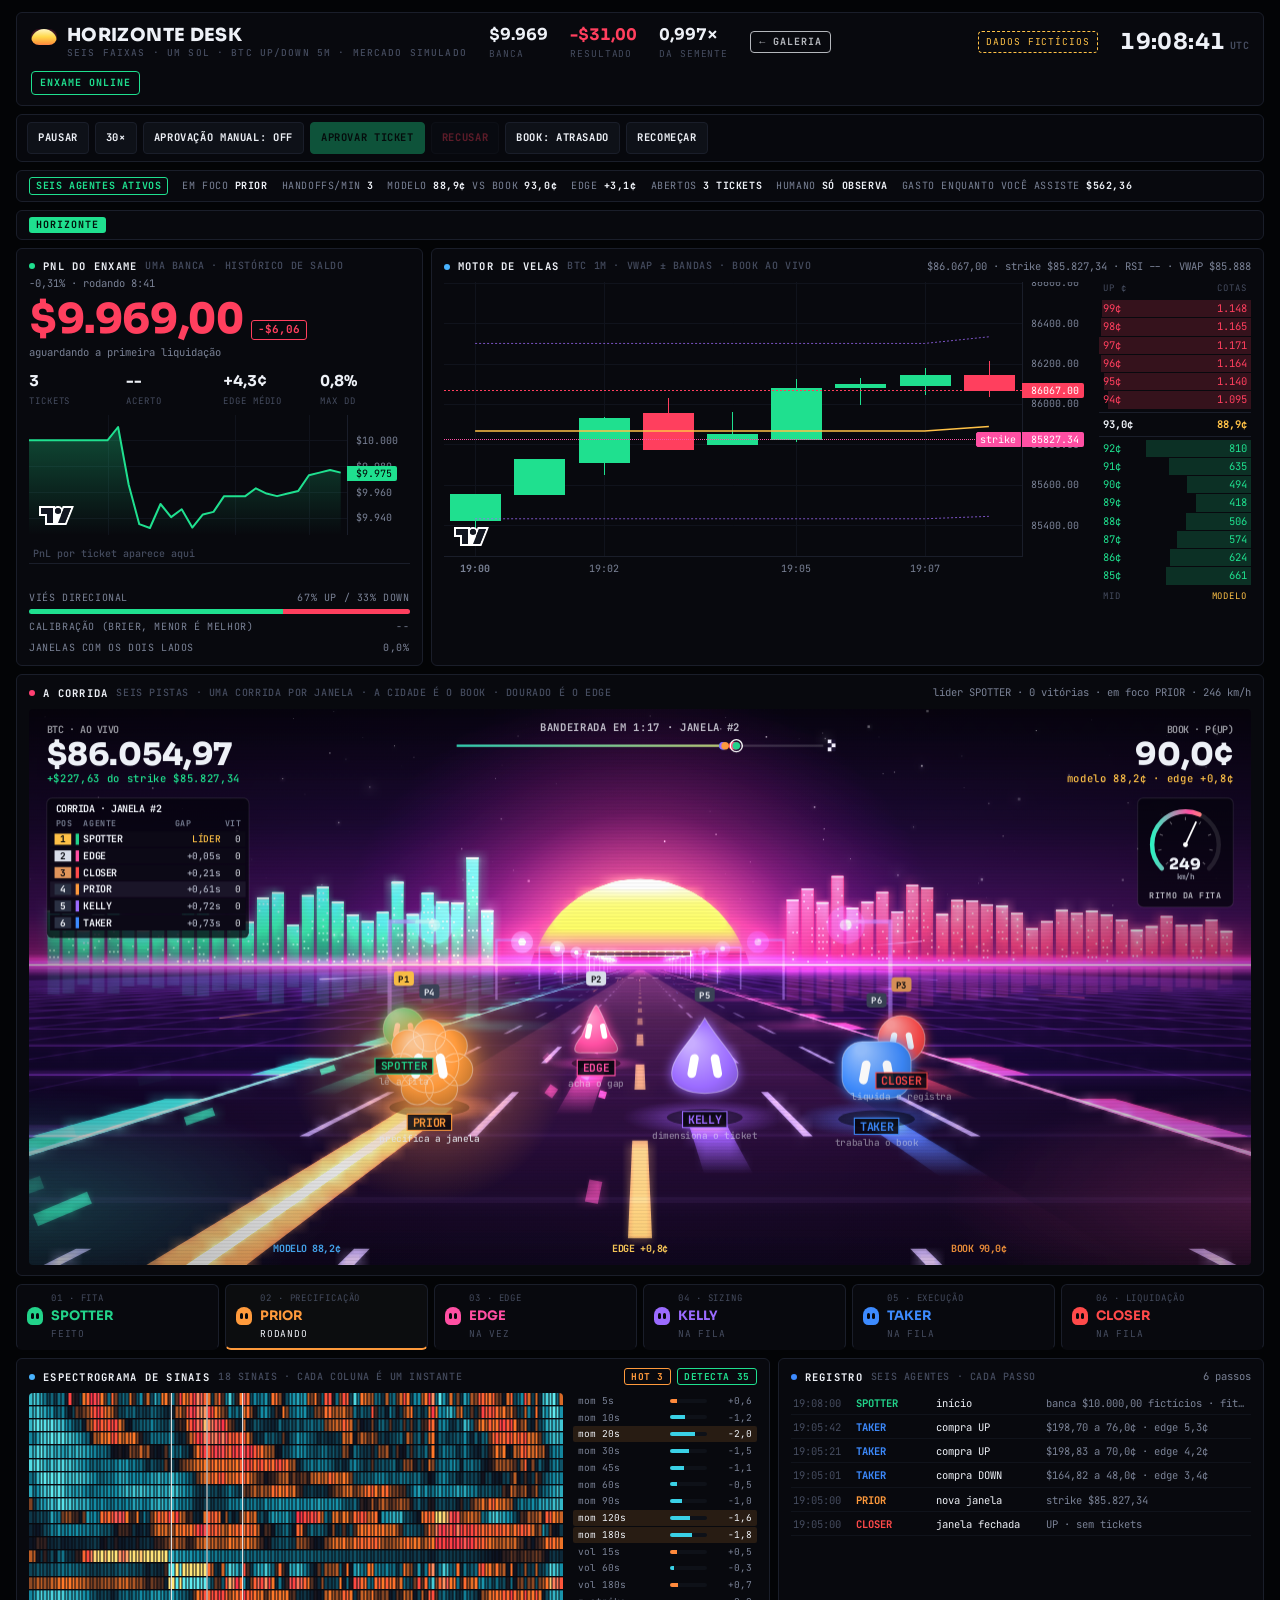
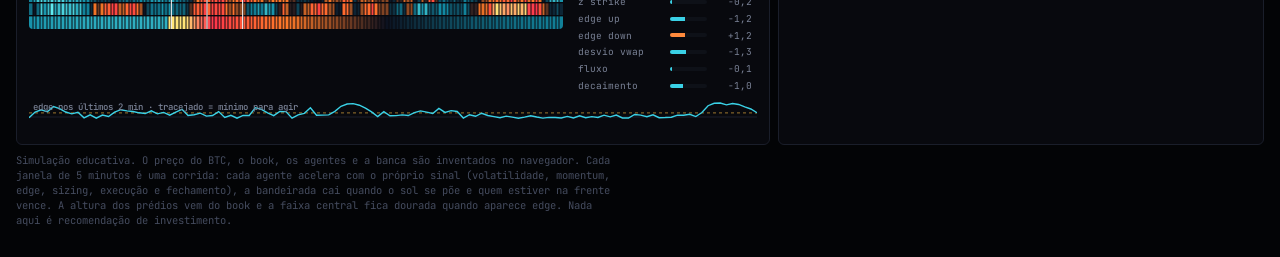
<file: horizonte/index.html>
<!doctype html>
<html lang="pt-BR">
<head>
<meta charset="utf-8">
<meta name="viewport" content="width=device-width, initial-scale=1, viewport-fit=cover">
<title>Mesa Horizonte</title>
<meta name="description" content="Seis agentes apostam corrida numa estrada synthwave: cada janela de 5 min termina numa bandeirada, a cidade é o book e o dourado é o edge. Simulação com dados fictícios.">
<meta property="og:title" content="Mesa Horizonte">
<meta property="og:description" content="Seis agentes apostam corrida numa estrada synthwave: cada janela de 5 min termina numa bandeirada, a cidade é o book e o dourado é o edge.">
<meta property="og:image" content="https://lucas-reis-diniz.github.io/mesas-animadas/horizonte/thumb.jpg">
<meta name="theme-color" content="#ff3f72">
<link rel="icon" href="../assets/favicon.svg" type="image/svg+xml">
<link rel="stylesheet" href="../assets/fonts.css">
<style>
html,body{margin:0}
[hidden]{display:none!important}
a.back{font:700 10px/1 'JetBrains Mono',ui-monospace,monospace;letter-spacing:.1em;text-transform:uppercase;color:inherit;opacity:.75;text-decoration:none;border:1px solid currentColor;border-radius:4px;padding:5px 8px;white-space:nowrap}
a.back:hover{opacity:1}
</style>
<style>

/* Terminal preto em faixas: cabeçalho e fita, PnL ao lado do motor de velas, singularidade em tela cheia, abas dos agentes, três painéis de estatística */
:root{
  --bg:#030406; --panel:#08090e; --panel-2:#0e1118; --line:#1a1e2a; --ink:#eef1f7; --muted:#7a8296; --dim:#454c5f;
  --up:#1fe08f; --down:#ff3f5e; --gold:#ffc247; --purple:#a06bff; --cyan:#49b3ff;
  --spotter:#22d38a; --prior:#ff9a3c; --edge:#ff4fa3; --kelly:#9b6bff; --taker:#3d8bff; --closer:#ff4a4a;
  --font-display:'Sora','Segoe UI',system-ui,sans-serif;
  --font-mono:'JetBrains Mono',ui-monospace,'SFMono-Regular',Menlo,Consolas,monospace;
  color-scheme:dark;
}
*{box-sizing:border-box}
body{background:var(--bg);color:var(--ink);font-family:var(--font-mono);font-size:12px;line-height:1.45}
.wrap{max-width:1400px;margin:0 auto;padding:12px 16px 28px;display:grid;gap:8px}
.panel{background:var(--panel);border:1px solid var(--line);border-radius:6px;padding:10px 12px;min-width:0}
.cap{display:flex;flex-wrap:wrap;gap:2px 10px;align-items:baseline;justify-content:space-between;margin-bottom:8px}
.cap h2{margin:0;font-size:10.5px;letter-spacing:.12em;text-transform:uppercase;font-weight:700;display:flex;gap:8px;align-items:center}
.cap h2::before{content:"";width:6px;height:6px;border-radius:50%;background:var(--dot,var(--up))}
.cap .s{font-size:10px;letter-spacing:.06em;color:var(--dim);text-transform:uppercase;font-weight:500}
.cap .r{font-size:10.5px;color:var(--muted);font-variant-numeric:tabular-nums}
.up{color:var(--up)}.down{color:var(--down)}.gold{color:var(--gold)}.muted{color:var(--muted)}.dim{color:var(--dim)}
.num{font-variant-numeric:tabular-nums}

/* cabeçalho */
.top{display:flex;flex-wrap:wrap;align-items:center;gap:10px 22px;padding:10px 14px}
.logo{display:flex;align-items:center;gap:10px}
.glyph{width:26px;height:26px;border-radius:50%;background:radial-gradient(circle at 50% 50%,#000 38%,#ffb35a 44%,#ff6a3d 52%,transparent 64%);box-shadow:0 0 14px rgba(255,140,60,.55)}
.brand{font-family:var(--font-display);font-weight:800;font-size:18px;letter-spacing:.02em;line-height:1}
.brand small{display:block;font-family:var(--font-mono);font-weight:500;font-size:9.5px;letter-spacing:.12em;color:var(--dim);margin-top:4px;text-transform:uppercase}
.hstat{display:grid;gap:1px}
.hstat b{font-family:var(--font-display);font-size:16px;font-weight:700;font-variant-numeric:tabular-nums}
.hstat span{font-size:9.5px;letter-spacing:.1em;color:var(--dim);text-transform:uppercase}
.sp{flex:1}
.clock{font-family:var(--font-display);font-weight:700;font-size:22px;font-variant-numeric:tabular-nums;letter-spacing:.02em}
.clock small{font-family:var(--font-mono);font-size:10px;color:var(--dim);margin-left:4px}
.online{font-size:10px;letter-spacing:.1em;font-weight:700;color:var(--up);border:1px solid currentColor;border-radius:4px;padding:4px 8px;white-space:nowrap}
.online.off{color:var(--warn,#ffb020)}
.simtag{font-size:9.5px;letter-spacing:.1em;color:var(--gold);text-transform:uppercase;border:1px dashed currentColor;border-radius:4px;padding:3px 7px;white-space:nowrap}

/* controles e chips */
.bar{position:sticky;top:env(safe-area-inset-top,0px);z-index:20;display:flex;flex-wrap:wrap;gap:6px;align-items:center;padding:7px 10px;background:rgba(8,9,14,.96);backdrop-filter:blur(6px)}
button{font:inherit;font-size:10.5px;font-weight:700;letter-spacing:.06em;text-transform:uppercase;border-radius:4px;border:1px solid var(--line);background:var(--panel-2);color:var(--ink);padding:7px 10px;cursor:pointer}
button:hover:not(:disabled){border-color:var(--kelly)}
button.on{border-color:var(--up);color:var(--up)}
button.go{background:var(--up);border-color:var(--up);color:#02140c}
button.no{color:var(--down)}
button:disabled{opacity:.35;cursor:not-allowed}
button:focus-visible{outline:2px solid var(--cyan);outline-offset:2px}
.chips{display:flex;flex-wrap:wrap;gap:6px 14px;align-items:center;padding:6px 12px;font-size:10px;letter-spacing:.06em;text-transform:uppercase;color:var(--muted)}
.chips .c{display:flex;gap:6px;align-items:center;white-space:nowrap}
.chips .c b{color:var(--ink);font-weight:700}
.chips .pill{color:var(--up);border:1px solid currentColor;border-radius:3px;padding:1px 6px;font-weight:700}
.wire{display:flex;align-items:center;gap:10px;padding:5px 12px;overflow:hidden;white-space:nowrap}
.wire .lbl{flex:none;font-size:10px;font-weight:700;letter-spacing:.1em;color:#02140c;background:var(--up);border-radius:3px;padding:1px 7px}
.wire .track{overflow:hidden;flex:1;min-width:0;mask-image:linear-gradient(90deg,transparent,#000 4%,#000 96%,transparent)}
.wire .run{display:inline-block;padding-left:100%;animation:run 40s linear infinite;font-size:11px;color:var(--muted)}
.wire .run b{font-weight:700}
@keyframes run{to{transform:translateX(-100%)}}

/* linhas */
.rowA{display:grid;gap:8px;grid-template-columns:minmax(0,1fr)}
@media (min-width:1000px){.rowA{grid-template-columns:minmax(0,1fr) minmax(0,2.05fr)}}
.big{font-family:var(--font-display);font-weight:800;font-size:clamp(1.9rem,4.6vw,2.6rem);line-height:1;color:var(--up);font-variant-numeric:tabular-nums;letter-spacing:-.01em}
.dlt{display:inline-block;margin-left:8px;font-size:11px;font-weight:700;color:var(--down);border:1px solid currentColor;border-radius:3px;padding:1px 6px;vertical-align:middle}
.dlt.pos{color:var(--up)}
.kpis{display:grid;grid-template-columns:repeat(4,minmax(0,1fr));gap:8px;margin:10px 0 6px}
.kpis b{display:block;font-family:var(--font-display);font-size:15px;font-weight:700;font-variant-numeric:tabular-nums}
.kpis span{font-size:9px;letter-spacing:.1em;color:var(--dim);text-transform:uppercase}
.chart{position:relative}
.biasrow{display:grid;grid-template-columns:minmax(0,1fr) auto;gap:4px 10px;align-items:center;font-size:10px;color:var(--muted);text-transform:uppercase;letter-spacing:.06em;margin-top:6px}
.split{grid-column:1/-1;height:5px;border-radius:3px;overflow:hidden;display:flex;background:var(--panel-2)}
.split i{display:block;height:100%}
.engine{display:grid;gap:8px;grid-template-columns:minmax(0,1fr)}
@media (min-width:640px){.engine{grid-template-columns:minmax(0,1fr) 9.5rem}}
.book{font-size:10.5px;display:grid;gap:1px;align-content:start;font-variant-numeric:tabular-nums}
.book .h{display:flex;justify-content:space-between;color:var(--dim);font-size:9px;letter-spacing:.1em;text-transform:uppercase;padding:0 4px 4px}
.lv{position:relative;display:flex;justify-content:space-between;padding:1px 4px;border-radius:2px}
.lv i{position:absolute;right:0;top:0;bottom:0;opacity:.18}
.lv.a{color:var(--down)}.lv.a i{background:var(--down)}
.lv.b{color:var(--up)}.lv.b i{background:var(--up)}
.lv span{position:relative}
.mid{display:flex;justify-content:space-between;padding:4px;margin:2px 0;border-block:1px solid var(--line);font-weight:700}

/* singularidade */
.sing{display:grid;gap:10px;grid-template-columns:minmax(0,1fr)}
@media (min-width:1000px){.sing{grid-template-columns:13rem minmax(0,1fr) 16rem}}
.sigs{display:grid;gap:7px;align-content:start}
.sig{display:grid;grid-template-columns:minmax(0,1fr) auto;gap:2px 8px;align-items:baseline}
.sig .k{font-size:9.5px;letter-spacing:.06em;color:var(--muted);text-transform:uppercase;white-space:nowrap;overflow:hidden;text-overflow:ellipsis}
.sig .v{font-weight:700;font-size:13px;font-variant-numeric:tabular-nums}
.sig .m{grid-column:1/-1;height:3px;border-radius:2px;background:var(--panel-2);overflow:hidden}
.sig .m i{display:block;height:100%;background:var(--c,var(--gold))}
.stage{order:-1}
@media (min-width:1000px){.stage{order:0}}
.cv{display:block;width:100%;border-radius:4px}
.sizing{display:grid;gap:8px;align-content:start}
.active{border:1px solid var(--c);border-radius:6px;padding:10px;background:linear-gradient(180deg,rgba(255,255,255,.03),transparent);box-shadow:0 0 22px -8px var(--c)}
.active .n{display:flex;align-items:center;gap:8px;font-family:var(--font-display);font-weight:800;font-size:17px;color:var(--c)}
.active .d{font-size:10.5px;color:var(--muted);margin:4px 0 6px}
.active .v{font-family:var(--font-display);font-weight:700;font-size:20px;font-variant-numeric:tabular-nums}
.agents{display:grid;gap:4px}
.ag{display:grid;grid-template-columns:auto minmax(0,1fr) auto;gap:8px;align-items:center;padding:5px 7px;border:1px solid var(--line);border-radius:4px;font-size:10.5px}
.ag.run{border-color:var(--c);background:rgba(255,255,255,.03)}
.ag .nm{font-weight:700;color:var(--c)}
.ag .st{font-size:9.5px;letter-spacing:.08em;color:var(--dim);text-transform:uppercase}
.ag.run .st{color:var(--ink)}
.icon{width:16px;height:18px;border-radius:9px 9px 6px 6px;background:var(--c);position:relative;flex:none}
.icon::before,.icon::after{content:"";position:absolute;top:6px;width:3px;height:6px;border-radius:2px;background:#05060a}
.icon::before{left:4px}.icon::after{right:4px}
.icon.lg{width:22px;height:25px;border-radius:12px 12px 8px 8px}
.icon.lg::before,.icon.lg::after{top:8px;width:4px;height:8px}
.icon.lg::before{left:5px}.icon.lg::after{right:5px}

/* abas dos agentes */
.tabs{display:grid;gap:6px;grid-template-columns:repeat(6,minmax(0,1fr))}
@media (max-width:900px){.tabs{grid-template-columns:repeat(3,minmax(0,1fr))}}
@media (max-width:480px){.tabs{grid-template-columns:repeat(2,minmax(0,1fr))}}
.tab{display:grid;grid-template-columns:auto minmax(0,1fr);gap:2px 8px;align-items:center;padding:7px 10px;border-bottom:2px solid transparent}
.tab .ix{grid-column:2;font-size:9px;letter-spacing:.1em;color:var(--dim);text-transform:uppercase}
.tab .nm{grid-column:2;font-family:var(--font-display);font-weight:700;font-size:13px;color:var(--c)}
.tab .icon{grid-row:1/span 3}
.tab .st{grid-column:2;font-size:9.5px;letter-spacing:.08em;text-transform:uppercase;color:var(--dim)}
.tab.run{border-bottom-color:var(--c);background:rgba(255,255,255,.035)}
.tab.run .st{color:var(--ink)}

.rowB{display:grid;gap:8px;grid-template-columns:minmax(0,1fr)}
@media (min-width:1000px){.rowB{grid-template-columns:minmax(0,1fr) minmax(0,1fr) minmax(0,1.15fr)}}
.trio{display:grid;grid-template-columns:repeat(3,minmax(0,1fr));gap:6px;margin-bottom:6px}
.trio b{display:block;font-family:var(--font-display);font-size:17px;font-weight:700;font-variant-numeric:tabular-nums}
.trio span{font-size:9px;letter-spacing:.1em;text-transform:uppercase}
.log{list-style:none;margin:0;padding:0;display:grid;gap:2px;max-height:250px;overflow:auto;font-size:10.5px}
.log li{display:grid;grid-template-columns:3.6rem 4.6rem 6.5rem minmax(0,1fr);gap:6px;padding:3px 2px;border-bottom:1px solid #10131b}
.log time{color:var(--dim)}
.log .a{font-weight:700}
.log .x{color:var(--muted)}
.log li span{overflow:hidden;text-overflow:ellipsis;white-space:nowrap}
footer{font-size:10.5px;color:var(--dim);max-width:100ch}
@media (prefers-reduced-motion: reduce){.wire .run{animation:none;padding-left:0}}

/* horizonte: palco largo da estrada, depois abas, espectrograma ao lado do registro */
.glyph{background:linear-gradient(180deg,#fff6c4 0%,#ffd84a 30%,#ff9a3c 55%,#ff3f72 80%,#b81d84 100%);box-shadow:0 0 14px rgba(255,63,114,.6);clip-path:inset(0 0 38% 0 round 50%)}
.hz .stage{position:relative}
.rowC{display:grid;gap:8px;grid-template-columns:minmax(0,1fr)}
@media (min-width:1000px){.rowC{grid-template-columns:minmax(0,1.55fr) minmax(0,1fr)}}
.spec{display:grid;gap:10px;grid-template-columns:minmax(0,1fr)}
@media (min-width:640px){.spec{grid-template-columns:minmax(0,1fr) 11.5rem}}
.feats{display:grid;gap:1px;align-content:start;font-size:9.5px}
.ft{display:grid;grid-template-columns:5.4rem minmax(0,1fr) 2.4rem;gap:6px;align-items:center;padding:1px 5px;border-radius:2px;color:var(--muted)}
.ft i{height:4px;background:var(--panel-2);border-radius:2px;overflow:hidden;display:block}
.ft i b{display:block;height:100%}
.ft .num{text-align:right}
.ft.hot{background:rgba(255,154,60,.13);color:var(--ink)}
.tag{font-size:9.5px;font-weight:700;letter-spacing:.06em;border:1px solid currentColor;border-radius:3px;padding:1px 6px}
.tag.hot{color:var(--prior)}.tag.det{color:var(--up)}
</style>
</head>
<body>
<div class="wrap">
  <header class="panel top">
    <div class="logo"><span class="glyph" aria-hidden="true"></span><div class="brand">HORIZONTE DESK<small>seis faixas · um sol · BTC up/down 5m · mercado simulado</small></div></div>
    <div class="hstat"><b id="hEq">--</b><span>banca</span></div>
    <div class="hstat"><b id="hPnl">--</b><span>resultado</span></div>
    <div class="hstat"><b id="hMult">--</b><span>da semente</span></div>
    <a class="back" href="../">&larr; galeria</a><span class="sp"></span>
    <span class="simtag">dados fictícios</span>
    <span class="clock" id="clock">--:--:--<small>UTC</small></span>
    <span class="online" id="online">ENXAME ONLINE</span>
  </header>

  <nav class="panel bar" aria-label="Controles">
    <button id="bPlay">Pausar</button>
    <button id="bSpeed" title="Segundos simulados por segundo real">30×</button>
    <button id="bManual" title="O TAKER espera sua aprovação antes de cada ticket">Aprovação manual: off</button>
    <button id="bApprove" class="go" disabled>Aprovar ticket</button>
    <button id="bReject" class="no" disabled>Recusar</button>
    <button id="bBook" title="Atrasado: o book reage alguns segundos depois do preço. Eficiente: sem atraso, sem edge real.">Book: atrasado</button>
    <button id="bReset">Recomeçar</button>
  </nav>

  <div class="panel chips" id="chips"></div>
  <div class="panel wire"><span class="lbl">HORIZONTE</span><div class="track"><span class="run" id="wire"></span></div></div>

  <div class="rowA">
    <section class="panel" aria-label="PnL do enxame">
      <div class="cap"><h2>PnL do enxame <span class="s">uma banca · histórico de saldo</span></h2><span class="r" id="pRight"></span></div>
      <div><span class="big" id="pBig">--</span><span class="dlt" id="pDlt"></span></div>
      <div class="muted" style="font-size:10.5px;margin-top:4px" id="pLast">aguardando a primeira liquidação</div>
      <div class="kpis">
        <div><b id="kT">0</b><span>tickets</span></div>
        <div><b id="kW">--</b><span>acerto</span></div>
        <div><b id="kE">--</b><span>edge médio</span></div>
        <div><b id="kD">--</b><span>max DD</span></div>
      </div>
      <div class="chart" id="eqChart" style="height:120px"></div>
      <canvas class="cv" id="tkt" style="height:44px;margin-top:6px"></canvas>
      <div class="biasrow"><span>viés direcional</span><span id="bias">--</span><div class="split"><i id="bUp" style="background:var(--up);width:50%"></i><i id="bDn" style="background:var(--down);width:50%"></i></div></div>
      <div class="biasrow"><span>calibração (Brier, menor é melhor)</span><span id="brier">--</span></div>
      <div class="biasrow"><span>janelas com os dois lados</span><span id="both">--</span></div>
    </section>

    <section class="panel" aria-label="Motor de velas">
      <div class="cap" style="--dot:var(--cyan)"><h2>Motor de velas <span class="s">BTC 1m · VWAP ± bandas · book ao vivo</span></h2><span class="r" id="eRight"></span></div>
      <div class="engine">
        <div class="chart" id="cChart" style="height:300px"></div>
        <div class="book" id="book" aria-label="Book do lado UP"></div>
      </div>
    </section>
  </div>

  <section class="panel hz" aria-label="O horizonte">
    <div class="cap" style="--dot:#ff3f72"><h2>A corrida <span class="s">seis pistas · uma corrida por janela · a cidade é o book · dourado é o edge</span></h2><span class="r" id="hzRight"></span></div>
    <div class="stage"><canvas class="cv" id="road" aria-label="Estrada synthwave com os seis agentes e o sol da janela"></canvas></div>
  </section>

  <nav class="tabs" id="tabs" aria-label="Estado dos agentes"></nav>

  <div class="rowC">
    <section class="panel" aria-label="Espectrograma de sinais">
      <div class="cap" style="--dot:var(--cyan)"><h2>Espectrograma de sinais <span class="s">18 sinais · cada coluna é um instante</span></h2><span class="r"><span class="tag hot" id="hot">HOT 0</span> <span class="tag det" id="det">DETECTA 0</span></span></div>
      <div class="spec"><canvas class="cv" id="spec" style="height:236px"></canvas><div class="feats" id="feats"></div></div>
      <canvas class="cv" id="wave" style="height:34px;margin-top:6px"></canvas>
    </section>
    <section class="panel" aria-label="Registro de atividade">
      <div class="cap" style="--dot:var(--taker)"><h2>Registro <span class="s">seis agentes · cada passo</span></h2><span class="r" id="lRight"></span></div>
      <ul class="log" id="log" style="max-height:290px"></ul>
    </section>
  </div>

  <footer>Simulação educativa. O preço do BTC, o book, os agentes e a banca são inventados no navegador. Cada janela de 5 minutos é uma corrida: cada agente acelera com o próprio sinal (volatilidade, momentum, edge, sizing, execução e fechamento), a bandeirada cai quando o sol se põe e quem estiver na frente vence. A altura dos prédios vem do book e a faixa central fica dourada quando aparece edge. Nada aqui é recomendação de investimento.</footer>
</div>

<script src="../assets/lightweight-charts.standalone.production.js"></script>
<script>
(function(){
const $=id=>document.getElementById(id);
const RM=window.matchMedia&&window.matchMedia('(prefers-reduced-motion: reduce)').matches;

/* ===== util ===== */
function gauss(){let u=0,v=0;while(u===0)u=Math.random();while(v===0)v=Math.random();return Math.sqrt(-2*Math.log(u))*Math.cos(2*Math.PI*v);}
const clamp=(x,a,b)=>Math.max(a,Math.min(b,x));
const sig=x=>1/(1+Math.exp(-x));
const logit=p=>Math.log(p/(1-p));
function erf(x){const s=Math.sign(x);x=Math.abs(x);const t=1/(1+0.3275911*x);const y=1-(((((1.061405429*t-1.453152027)*t)+1.421413741)*t-0.284496736)*t+0.254829592)*t*Math.exp(-x*x);return s*y;}
const Phi=z=>0.5*(1+erf(z/Math.SQRT2));
const nf0=new Intl.NumberFormat('pt-BR',{maximumFractionDigits:0});
const nf2=new Intl.NumberFormat('pt-BR',{minimumFractionDigits:2,maximumFractionDigits:2});
const usd=v=>(v<0?'-':'')+'$'+nf2.format(Math.abs(v));
const usd0=v=>(v<0?'-':'')+'$'+nf0.format(Math.abs(v));
const sgn=v=>(v>=0?'+':'-')+'$'+nf2.format(Math.abs(v));
const cents=p=>(p*100).toFixed(1).replace('.',',')+'¢';
const pct=(v,d=1)=>(v*100).toFixed(d).replace('.',',')+'%';
const dec=(v,d=2)=>v.toFixed(d).replace('.',',');
const pad=n=>String(n).padStart(2,'0');
const hms=ts=>{const d=new Date(ts*1000);return pad(d.getUTCHours())+':'+pad(d.getUTCMinutes())+':'+pad(d.getUTCSeconds());};
const mmss=s=>Math.floor(s/60)+':'+pad(Math.floor(s%60));

/* ===== agentes ===== */
const AG=[
  {id:'spotter',name:'SPOTTER',role:'fita',desc:'lê a fita e mede a volatilidade',c:'#22d38a'},
  {id:'prior',name:'PRIOR',role:'precificação',desc:'taxa base com inclinação de momentum',c:'#ff9a3c'},
  {id:'edge',name:'EDGE',role:'edge',desc:'modelo contra o book, em centavos',c:'#ff4fa3'},
  {id:'kelly',name:'KELLY',role:'sizing',desc:'f* × ¼ Kelly, teto de 2% da banca',c:'#9b6bff'},
  {id:'taker',name:'TAKER',role:'execução',desc:'compra no ask, um ticket por vez',c:'#3d8bff'},
  {id:'closer',name:'CLOSER',role:'liquidação',desc:'liquida a janela de 5 min',c:'#ff4a4a'}];

/* ===== parâmetros ===== */
const CFG={edgeMin:0.03,kelly:0.25,cap:0.02,maxPerWindow:3,cooldown:20,lag:8,vol:0.00011};
const START=Math.floor(Date.UTC(2026,9,6,19,0,0)/1000);
const SPEEDS=[10,30,90];
let S,speedIx=1,running=true;

function fresh(){
  const p0=85000+Math.random()*2000;
  S={t:0,price:p0,hist:[p0],rets:[],regime:'calmo',vPV:0,vV:0,vPPV:0,bar:null,candles:[],wStart:0,strike:p0,wid:0,wTickets:0,wSides:{},
     cash:10000,bank0:10000,open:[],settled:[],lastTrade:-999,pending:null,manual:S?S.manual:false,efficient:S?S.efficient:false,
     m:null,eqSeries:[],drift:[],cumEV:0,cumReal:0,cumVar:0,brierSum:0,brierN:0,spent:0,log:[],edgeHist:[],kHist:[],priceSpark:[],
     peak:10000,maxDD:0,lastSettle:null,bothWin:0,wins:0,stageChanges:[],lastStage:-1,takerUntil:0,closerUntil:0,loops:0,kellyF:0,lastFill:null,prevEq:10000,prevEqShow:10000};
  for(let i=0;i<180;i++)tick(true);
}
function equity(){let v=S.cash;const mid=S.m?S.m.mid:0.5;for(const t of S.open)v+=t.shares*(t.side==='UP'?mid:1-mid);return v;}
function log(agent,action,detail){S.log.unshift({ts:START+S.t,agent,action,detail});if(S.log.length>80)S.log.pop();}

/* ===== um segundo simulado ===== */
function tick(warm){
  S.t++;const ts=START+S.t;
  if(Math.random()<0.004){S.regime=S.regime==='calmo'?'volátil':'calmo';if(!warm)log('SPOTTER','regime','mudou para '+S.regime);}
  const mult=S.regime==='calmo'?0.75:1.9,r=CFG.vol*mult*gauss();
  S.price*=Math.exp(r);S.hist.push(S.price);if(S.hist.length>900)S.hist.shift();
  S.rets.push(r);if(S.rets.length>120)S.rets.shift();
  const v=Math.exp(0.6*gauss())*mult;S.vPV+=S.price*v;S.vV+=v;S.vPPV+=S.price*S.price*v;
  const m0=ts-ts%60;
  if(!S.bar||S.bar.time!==m0){if(S.bar)S.candles.push(S.bar);S.bar={time:m0,open:S.price,high:S.price,low:S.price,close:S.price,vol:0};}
  const b=S.bar;b.high=Math.max(b.high,S.price);b.low=Math.min(b.low,S.price);b.close=S.price;b.vol+=v;
  const w0=ts-ts%300;
  if(w0!==S.wStart){if(S.wStart&&!warm)settle();S.wStart=w0;S.strike=S.price;S.wid++;S.wTickets=0;S.wSides={};if(!warm){log('PRIOR','nova janela','strike $'+nf2.format(S.strike));strikeLine();}}
  const tau=Math.max(1,S.wStart+300-ts);
  const n=S.rets.length,mu=S.rets.reduce((a,x)=>a+x,0)/n;
  const sd=Math.max(CFG.vol*0.4,Math.sqrt(S.rets.reduce((a,x)=>a+(x-mu)*(x-mu),0)/Math.max(1,n-1)));
  const z=Math.log(S.price/S.strike)/(sd*Math.sqrt(tau)),pm=clamp(Phi(z),0.01,0.99);
  const back=S.hist.length>61?S.hist[S.hist.length-61]:S.hist[0],mom=Math.log(S.price/back);
  const prior=0.5+clamp(mom/(sd*Math.sqrt(60))*0.03,-0.06,0.06);
  const post=clamp(sig(0.85*logit(pm)+0.15*logit(prior)),0.01,0.99);
  const lag=S.efficient?0:CFG.lag,sl=S.hist[Math.max(0,S.hist.length-1-lag)];
  let mid=Phi(Math.log(sl/S.strike)/(sd*Math.sqrt(tau+lag)))+0.01*gauss();
  mid=clamp(Math.round(mid*100)/100,0.02,0.98);
  const ask=Math.min(0.99,mid+0.01),bid=Math.max(0.01,mid-0.01);
  S.m={z,pm,prior,post,mid,ask,bid,sd,tau,mom,eu:post-ask,ed:bid-post};
  S.edgeHist.push(Math.max(post-ask,bid-post));if(S.edgeHist.length>120)S.edgeHist.shift();
  S.priceSpark.push(S.price);if(S.priceSpark.length>120)S.priceSpark.shift();
  if(warm)return;
  // decisão
  if(!S.pending&&tau>12&&S.wTickets<CFG.maxPerWindow&&S.t-S.lastTrade>=CFG.cooldown){
    const eu=post-ask,ed=bid-post;let side=null,c,q,e;
    if(eu>=CFG.edgeMin&&eu>=ed){side='UP';c=ask;q=post;e=eu;}else if(ed>=CFG.edgeMin){side='DOWN';c=1-bid;q=1-post;e=ed;}
    if(side){
      const f=(q-c)/(1-c),eq=equity(),stake=Math.min(eq*CFG.kelly*f,eq*CFG.cap,S.cash);
      S.kellyF=f;S.kHist.push(f);if(S.kHist.length>60)S.kHist.shift();S.loops++;
      if(stake>=1){
        const prop={side,c,q,e,f,stake,wid:S.wid};
        if(S.manual){S.pending=Object.assign(prop,{expires:S.t+15});log('KELLY','aguarda você',side+' '+usd(stake)+' a '+cents(c)+', edge '+cents(e));}
        else execute(prop);
      }
    }
  }
  if(S.pending&&S.t>S.pending.expires){log('TAKER','expirou','ticket '+S.pending.side+' não aprovado');S.pending=null;}
  if(S.t%10===0){const e=equity();S.eqSeries.push({time:ts,value:e});if(e>S.peak)S.peak=e;S.maxDD=Math.max(S.maxDD,(S.peak-e)/S.peak);if(eqS)eqS.update({time:ts,value:e});}
}
function execute(p){
  const shares=p.stake/p.c;
  S.cash-=p.stake;S.spent+=p.stake;S.wTickets++;S.lastTrade=S.t;S.wSides[p.side]=1;
  const tk={id:S.open.length+S.settled.length+1,side:p.side,c:p.c,q:p.q,e:p.e,stake:p.stake,shares,wid:p.wid,ev:shares*(p.q-p.c),va:shares*shares*p.q*(1-p.q)};
  S.open.push(tk);S.lastFill=tk;
  log('TAKER','compra '+p.side,usd(p.stake)+' a '+cents(p.c)+' · edge '+cents(p.e));
  stageFlash('taker');jet(p.side);
}
function settle(){
  const up=S.price>S.strike,mine=S.open.filter(t=>t.wid===S.wid);
  S.open=S.open.filter(t=>t.wid!==S.wid);
  if(!mine.length){log('CLOSER','janela fechada',(up?'UP':'DOWN')+' · sem tickets');stageFlash('closer');return;}
  let tot=0;
  for(const t of mine){
    const win=(t.side==='UP')===up,pay=win?t.shares:0,pnl=pay-t.stake;
    S.cash+=pay;tot+=pnl;if(win)S.wins++;
    S.settled.push(Object.assign(t,{win,pnl}));
    S.cumEV+=t.ev;S.cumReal+=pnl;S.cumVar+=t.va;S.brierSum+=Math.pow(t.q-(win?1:0),2);S.brierN++;
  }
  if(Object.keys(S.wSides).length>1)S.bothWin++;
  S.drift.push({time:START+S.t,ev:S.cumEV,real:S.cumReal,sd:Math.sqrt(S.cumVar)});
  S.lastSettle={up,tot,n:mine.length};
  log('CLOSER','liquidou '+(up?'UP':'DOWN'),mine.length+' ticket(s) · '+sgn(tot));
  stageFlash('closer');driftChart();
}

/* ===== estágios do enxame ===== */
function stageFlash(id){const now=performance.now();if(id==='taker')S.takerUntil=now+1300;if(id==='closer')S.closerUntil=now+1600;}
function stageIdx(now){
  if(!running)return -1;
  if(S.closerUntil>now)return 5;if(S.takerUntil>now)return 4;
  return Math.floor(now/420)%4;
}

/* ===== gráficos ===== */
let cC,cS,vwL,vwU,vwD,eqC,eqS,strikePL=null;
function initCharts(){
  const L=window.LightweightCharts;if(!L)return;
  const base={autoSize:true,localization:{locale:'pt-BR'},layout:{background:{type:'solid',color:'#08090e'},textColor:'#7a8296',fontFamily:"'JetBrains Mono', monospace",fontSize:10},
    grid:{vertLines:{color:'#10131c'},horzLines:{color:'#10131c'}},rightPriceScale:{borderColor:'#1a1e2a'},timeScale:{borderColor:'#1a1e2a',timeVisible:true,secondsVisible:false},
    crosshair:{vertLine:{color:'#454c5f'},horzLine:{color:'#454c5f'}}};
  cC=L.createChart($('cChart'),base);
  cS=cC.addCandlestickSeries({upColor:'#1fe08f',downColor:'#ff3f5e',wickUpColor:'#1fe08f',wickDownColor:'#ff3f5e',borderVisible:false,priceFormat:{type:'price',precision:2,minMove:0.01}});
  vwL=cC.addLineSeries({color:'#ffc247',lineWidth:1.5,priceLineVisible:false,lastValueVisible:false});
  vwU=cC.addLineSeries({color:'rgba(160,107,255,.75)',lineWidth:1,lineStyle:2,priceLineVisible:false,lastValueVisible:false});
  vwD=cC.addLineSeries({color:'rgba(160,107,255,.75)',lineWidth:1,lineStyle:2,priceLineVisible:false,lastValueVisible:false});
  eqC=L.createChart($('eqChart'),Object.assign({},base,{handleScroll:false,handleScale:false,timeScale:{visible:false},rightPriceScale:{borderColor:'#1a1e2a',scaleMargins:{top:.1,bottom:.05}}}));
  eqS=eqC.addAreaSeries({lineColor:'#1fe08f',topColor:'rgba(31,224,143,.35)',bottomColor:'rgba(31,224,143,0)',lineWidth:2,priceLineVisible:false,priceFormat:{type:'custom',formatter:v=>'$'+nf0.format(v),minMove:1}});
}
function vwapNow(){const v=S.vPV/S.vV,sd=Math.sqrt(Math.max(0,S.vPPV/S.vV-v*v));return {v,sd};}
function candleAll(){
  if(!cS)return;const bars=S.candles.concat(S.bar?[S.bar]:[]);
  cS.setData(bars.map(b=>({time:b.time,open:b.open,high:b.high,low:b.low,close:b.close})));
  const w=vwapNow();vwL.setData([]);vwU.setData([]);vwD.setData([]);
  bars.forEach(b=>{vwL.update({time:b.time,value:w.v});vwU.update({time:b.time,value:w.v+2*w.sd});vwD.update({time:b.time,value:w.v-2*w.sd});});
  cC.timeScale().fitContent();strikeLine();
}
function candleTick(){
  if(!cS||!S.bar)return;const b=S.bar;
  cS.update({time:b.time,open:b.open,high:b.high,low:b.low,close:b.close});
  const w=vwapNow();vwL.update({time:b.time,value:w.v});vwU.update({time:b.time,value:w.v+2*w.sd});vwD.update({time:b.time,value:w.v-2*w.sd});
}
function strikeLine(){if(!cS)return;if(strikePL)cS.removePriceLine(strikePL);strikePL=cS.createPriceLine({price:S.strike,color:'#ff4fa3',lineWidth:1,lineStyle:1,axisLabelVisible:true,title:'strike'});}
function eqAll(){if(eqS){eqS.setData(S.eqSeries.length?S.eqSeries:[{time:START+S.t,value:equity()}]);eqC.timeScale().fitContent();}}

function fit(cv,H,W){const w=cv.clientWidth||cv.parentElement.clientWidth;if(!w)return null;const d=window.devicePixelRatio||1;const h=H?w*H/W:cv.clientHeight;cv.style.height=h+'px';cv.width=Math.round(w*d);cv.height=Math.round(h*d);return {w,h,d};}

/* tickets por resultado */
function drawTickets(){
  const cv=$('tkt'),f=fit(cv,0,0);if(!f)return;const c=cv.getContext('2d');c.setTransform(f.d,0,0,f.d,0,0);c.clearRect(0,0,f.w,f.h);
  const xs=S.settled.slice(-70);const mid=f.h/2;c.fillStyle='#1a1e2a';c.fillRect(0,mid,f.w,1);
  if(!xs.length){c.fillStyle='#454c5f';c.font='500 10px "JetBrains Mono", monospace';c.fillText('PnL por ticket aparece aqui',4,mid-6);return;}
  const mx=Math.max(...xs.map(t=>Math.abs(t.pnl)))||1,bw=f.w/70;
  xs.forEach((t,i)=>{const h=Math.abs(t.pnl)/mx*(mid-2);c.fillStyle=t.pnl>=0?'#1fe08f':'#ff3f5e';c.fillRect(i*bw+1,t.pnl>=0?mid-h:mid+1,Math.max(1,bw-2),h);});
}


/* ===== espectrograma de sinais ===== */
const FEATS=['mom 5s','mom 10s','mom 20s','mom 30s','mom 45s','mom 60s','mom 90s','mom 120s','mom 180s','vol 15s','vol 60s','vol 180s','z strike','edge up','edge down','desvio vwap','fluxo','decaimento'];
const NF=FEATS.length,SPEC_COLS=150;
let fMean,fVar,fN,specCols,specDet,specLastZ,specMarks,specTotal;
function specReset(){fMean=new Float64Array(NF);fVar=new Float64Array(NF);fN=0;specCols=[];specDet=0;specLastZ=new Float32Array(NF);specMarks=[];specTotal=0;}
specReset();
function featRaw(){
  const h=S.hist,n=h.length,p=S.price,m=S.m;
  const mom=L=>n>L?Math.log(p/h[n-1-L]):0;
  const vol=L=>{const k=Math.min(L,n-1);if(k<3)return 0;let s=0,s2=0;for(let i=n-k;i<n;i++){const r=Math.log(h[i]/h[i-1]);s+=r;s2+=r*r;}const mu=s/k;return Math.sqrt(Math.max(0,s2/k-mu*mu));};
  const w=vwapNow();let flow=0;const k=Math.min(30,n-1);for(let i=n-k;i<n;i++)flow+=Math.sign(h[i]-h[i-1]);
  return [mom(5),mom(10),mom(20),mom(30),mom(45),mom(60),mom(90),mom(120),mom(180),vol(15),vol(60),vol(180),m.z,m.eu,m.ed,Math.log(p/w.v),flow/Math.max(1,k),m.tau/300];
}
function specTick(){
  if(S.t%2)return;
  const raw=featRaw(),col=new Float32Array(NF);fN++;
  const a=Math.max(0.02,1/(fN+1));
  for(let i=0;i<NF;i++){
    const x=raw[i];if(fN===1){fMean[i]=x;fVar[i]=Math.max(1e-18,x*x*0.25);}
    const d=x-fMean[i];fMean[i]+=a*d;fVar[i]=(1-a)*(fVar[i]+a*d*d);
    const z=fN<4?0:clamp(d/Math.sqrt(fVar[i]+1e-18),-3,3);col[i]=z;
    if(Math.abs(z)>2.2&&Math.abs(specLastZ[i])<=2.2)specDet++;specLastZ[i]=z;
  }
  specCols.push(col);specTotal++;if(specCols.length>SPEC_COLS)specCols.shift();
}
function specMark(){specMarks.push(specTotal);if(specMarks.length>40)specMarks.shift();}
const SPEC_PAL={
  hz:{neg:[[12,16,30],[18,140,165],[95,235,240]],pos:[[12,16,30],[255,122,40],[255,52,74],[255,228,120]]},
  mind:{neg:[[10,12,22],[20,120,150],[110,230,235]],pos:[[10,12,22],[220,80,40],[255,140,40],[255,236,170]]}};
function lerp3(a,b,t){return [a[0]+(b[0]-a[0])*t,a[1]+(b[1]-a[1])*t,a[2]+(b[2]-a[2])*t];}
function ramp(stops,t){const n=stops.length-1,x=clamp(t,0,1)*n,i=Math.min(n-1,Math.floor(x));return lerp3(stops[i],stops[i+1],x-i);}
function specColor(z,pal){const v=clamp(z/2.6,-1,1),P=SPEC_PAL[pal];return v<0?ramp(P.neg,Math.pow(-v,0.85)):ramp(P.pos,Math.pow(v,0.85));}
const specImg=document.createElement('canvas');specImg.width=SPEC_COLS;specImg.height=NF;
function drawSpec(id,pal,marks){
  const cv=$(id);if(!cv)return;const f=fit(cv,0,0);if(!f)return;const c=cv.getContext('2d');c.setTransform(f.d,0,0,f.d,0,0);
  const bg=pal==='mind'?'#07080d':'#08090e';c.fillStyle=bg;c.fillRect(0,0,f.w,f.h);
  const ic=specImg.getContext('2d'),img=ic.createImageData(SPEC_COLS,NF),off=SPEC_COLS-specCols.length;
  for(let x=0;x<SPEC_COLS;x++){const col=specCols[x-off];for(let y=0;y<NF;y++){const k=(y*SPEC_COLS+x)*4;const rgb=col?specColor(col[y],pal):[10,12,22];img.data[k]=rgb[0];img.data[k+1]=rgb[1];img.data[k+2]=rgb[2];img.data[k+3]=255;}}
  ic.putImageData(img,0,0);
  c.imageSmoothingEnabled=false;c.drawImage(specImg,0,0,f.w,f.h);c.imageSmoothingEnabled=true;
  const cw=f.w/SPEC_COLS,rh=f.h/NF;c.fillStyle=bg;
  for(let y=1;y<NF;y++)c.fillRect(0,Math.round(y*rh)-1,f.w,1.4);
  for(let x=1;x<SPEC_COLS;x++)c.fillRect(Math.round(x*cw)-0.5,0,cw>3?1:0.6,f.h);
  if(marks){const base=specTotal-specCols.length;c.strokeStyle='rgba(255,255,255,.85)';c.lineWidth=1.2;
    for(const mk of specMarks){const xi=mk-base;if(xi<0)continue;const x=(off+xi)*cw;c.beginPath();c.moveTo(x,0);c.lineTo(x,f.h);c.stroke();}}
}
function renderFeats(id){
  const el=$(id);if(!el||!specCols.length)return;const last=specCols[specCols.length-1];
  const order=FEATS.map((n,i)=>[i,Math.abs(last[i])]).sort((a,b)=>b[1]-a[1]),hot=new Set(order.slice(0,3).filter(x=>x[1]>1.2).map(x=>x[0]));
  el.innerHTML=FEATS.map((n,i)=>{const z=last[i],w=Math.min(100,Math.abs(z)/3*100),col=z>=0?'#ff8a3c':'#3ad1e6';return '<div class="ft'+(hot.has(i)?' hot':'')+'"><span>'+n+'</span><i><b style="width:'+w.toFixed(0)+'%;background:'+col+'"></b></i><span class="num">'+(z>=0?'+':'')+dec(z,1)+'</span></div>';}).join('');
  return hot.size;
}

/* ===== interface comum ===== */
function statusOf(i,si){if(si<0)return 'parado';if(i===si)return 'rodando';if(si===5)return i<5?'feito':'';if(si===4)return i<4?'feito':i===5?'na fila':'';if(i<si)return 'feito';if(i===si+1)return 'na vez';return 'na fila';}
function buildTabs(){const el=$('tabs');if(!el)return;el.innerHTML=AG.map((a,i)=>'<div class="panel tab" style="--c:'+a.c+'" id="tab-'+a.id+'"><span class="icon"></span><span class="ix">0'+(i+1)+' · '+a.role+'</span><span class="nm">'+a.name+'</span><span class="st">--</span></div>').join('');}
function setText(id,v){const el=$(id);if(el&&el.textContent!==v)el.textContent=v;}
function renderCommon(now,si){
  const m=S.m,eq=equity(),pnl=eq-S.bank0;
  if(si!==S.lastStage){S.stageChanges.push(now);S.lastStage=si;}
  while(S.stageChanges.length&&now-S.stageChanges[0]>60000)S.stageChanges.shift();
  $('clock').firstChild.nodeValue=hms(START+S.t);
  setText('hEq',usd0(eq));setText('hPnl',sgn(pnl));$('hPnl').className=pnl>=0?'up':'down';
  setText('hMult',dec(eq/S.bank0,3)+'×');
  setText('online',running?'ENXAME ONLINE':'ENXAME PAUSADO');$('online').classList.toggle('off',!running);
  const e=Math.max(m.eu,m.ed);
  $('chips').innerHTML=[
    '<span class="c"><span class="pill">seis agentes ativos</span></span>',
    '<span class="c">em foco <b>'+(si<0?'--':AG[si].name)+'</b></span>',
    '<span class="c">handoffs/min <b>'+S.stageChanges.length+'</b></span>',
    '<span class="c">modelo <b>'+cents(m.post)+'</b> vs book <b>'+cents(m.mid)+'</b></span>',
    '<span class="c">edge <b class="'+(e>=CFG.edgeMin?'gold':'')+'">'+(e>=0?'+':'')+cents(e)+'</b></span>',
    '<span class="c">abertos <b>'+S.open.length+' tickets</b></span>',
    '<span class="c">humano <b>'+(S.manual?'aprova cada ticket':'só observa')+'</b></span>',
    '<span class="c">gasto enquanto você assiste <b>'+usd(S.spent)+'</b></span>'].join('');
  const n=S.settled.length;
  setText('pBig',usd(eq));$('pBig').style.color=pnl>=0?'var(--up)':'var(--down)';
  const d=eq-S.prevEqShow;if(Math.abs(d)>=0.01){$('pDlt').textContent=sgn(d);$('pDlt').className='dlt'+(d>=0?' pos':'');S.prevEqShow=eq;}
  setText('pRight',(pnl>=0?'+':'')+pct(pnl/S.bank0,2)+' · rodando '+mmss(S.t));
  if(S.lastSettle)$('pLast').innerHTML='última janela: BTC '+(S.lastSettle.up?'<span class="up">UP</span>':'<span class="down">DOWN</span>')+' · '+S.lastSettle.n+' ticket(s) · <span class="'+(S.lastSettle.tot>=0?'up':'down')+'">'+sgn(S.lastSettle.tot)+'</span>';
  setText('kT',nf0.format(n+S.open.length));setText('kW',n?pct(S.wins/n):'--');
  const all=S.settled.concat(S.open);setText('kE',all.length?'+'+cents(all.reduce((a,t)=>a+t.e,0)/all.length):'--');
  setText('kD',pct(S.maxDD));
  const ups=all.filter(t=>t.side==='UP').length,fu=all.length?ups/all.length:0.5;
  if($('bias')){setText('bias',Math.round(fu*100)+'% UP / '+Math.round((1-fu)*100)+'% DOWN');$('bUp').style.width=fu*100+'%';$('bDn').style.width=(1-fu)*100+'%';}
  if($('brier'))setText('brier',S.brierN?dec(S.brierSum/S.brierN,3):'--');
  if($('both'))setText('both',S.wid>1?pct(S.bothWin/Math.max(1,S.wid-1)):'--');
  const w=vwapNow(),rsi=rsiOf();
  setText('eRight','$'+nf2.format(S.price)+' · strike $'+nf2.format(S.strike)+' · RSI '+(rsi==null?'--':rsi.toFixed(0))+' · VWAP $'+nf0.format(w.v));
  renderBook();
  AG.forEach((a,i)=>{const tab=$('tab-'+a.id);if(!tab)return;const st=statusOf(i,si);tab.classList.toggle('run',i===si);tab.querySelector('.st').textContent=st;});
  if($('log')){setText('lRight',S.log.length+' passos');renderLog();}
  $('bApprove').disabled=!S.pending;$('bReject').disabled=!S.pending;
  setText('bApprove',S.pending?'Aprovar '+S.pending.side+' '+usd(S.pending.stake):'Aprovar ticket');
}
function renderLog(){
  $('log').innerHTML=S.log.slice(0,40).map(l=>{const a=AG.find(x=>x.name===l.agent);return '<li><time>'+hms(l.ts)+'</time><span class="a" style="color:'+(a?a.c:'#eef1f7')+'">'+l.agent+'</span><span>'+l.action+'</span><span class="x">'+l.detail+'</span></li>';}).join('');
}
function bookLevels(){
  const m=S.m;const sz=p=>Math.round(400+3000*Math.abs(Math.sin(p*937+Math.floor(S.t/7)))*Math.exp(-Math.abs(p-m.mid)*12));
  const asks=[],bids=[];
  for(let i=0;i<8;i++){const p=+(m.ask+i*0.01).toFixed(2);if(p<1)asks.push([p,sz(p)]);}
  for(let i=0;i<8;i++){const p=+(m.bid-i*0.01).toFixed(2);if(p>0)bids.push([p,sz(p)]);}
  return {asks,bids};
}
function renderBook(){
  const el=$('book');if(!el)return;
  const m=S.m,L=bookLevels(),asks=L.asks.slice().reverse(),bids=L.bids,h=[];
  const mx=Math.max(1,...asks.concat(bids).map(x=>x[1]));
  h.push('<div class="h"><span>UP ¢</span><span>cotas</span></div>');
  asks.forEach(([p,s])=>h.push('<div class="lv a"><i style="width:'+(s/mx*100).toFixed(0)+'%"></i><span>'+(p*100).toFixed(0)+'¢</span><span>'+nf0.format(s)+'</span></div>'));
  h.push('<div class="mid"><span>'+cents(m.mid)+'</span><span class="gold">'+cents(m.post)+'</span></div>');
  bids.forEach(([p,s])=>h.push('<div class="lv b"><i style="width:'+(s/mx*100).toFixed(0)+'%"></i><span>'+(p*100).toFixed(0)+'¢</span><span>'+nf0.format(s)+'</span></div>'));
  h.push('<div class="h" style="padding-top:4px"><span>mid</span><span class="gold">modelo</span></div>');
  el.innerHTML=h.join('');
}
function rsiOf(){const b=S.candles.slice(-15);if(b.length<15)return null;let g=0,l=0;for(let i=1;i<b.length;i++){const d=b[i].close-b[i-1].close;if(d>0)g+=d;else l-=d;}return l===0?100:100-100/(1+g/l);}
function renderWire(){$('wire').innerHTML=S.log.slice(0,10).map(l=>{const a=AG.find(x=>x.name===l.agent);return '<b style="color:'+(a?a.c:'#eef1f7')+'">'+l.agent+'</b> '+l.action+' · '+l.detail;}).join('   ·   ');}


/* ===== o horizonte: a corrida ===== */
const TAU=Math.PI*2;
/* forma de cada agente */
function agentPath(c,id,x,y,s){
  c.beginPath();
  if(id==='spotter'||id==='closer'){c.arc(x,y,13*s,0,TAU);}
  else if(id==='prior'){const r=11*s;c.arc(x,y,r,0,TAU);for(let i=0;i<7;i++){const a=i/7*TAU-Math.PI/2;c.moveTo(x+Math.cos(a)*r*0.95+6*s,y+Math.sin(a)*r*0.95);c.arc(x+Math.cos(a)*r*0.95,y+Math.sin(a)*r*0.95,6*s,0,TAU);}}
  else if(id==='edge'){const h=15*s,w=16*s,k=5*s;c.moveTo(x,y-h);c.quadraticCurveTo(x+k*0.4,y-h+k*0.2,x+w*0.55,y+h*0.25);c.quadraticCurveTo(x+w+k*0.3,y+h,x+w*0.55,y+h*0.95);c.lineTo(x-w*0.55,y+h*0.95);c.quadraticCurveTo(x-w-k*0.3,y+h,x-w*0.55,y+h*0.25);c.quadraticCurveTo(x-k*0.4,y-h+k*0.2,x,y-h);}
  else if(id==='kelly'){c.moveTo(x,y-18*s);c.bezierCurveTo(x+5*s,y-9*s,x+14*s,y-2*s,x+13*s,y+5*s);c.bezierCurveTo(x+12*s,y+14*s,x-12*s,y+14*s,x-13*s,y+5*s);c.bezierCurveTo(x-14*s,y-2*s,x-5*s,y-9*s,x,y-18*s);}
  else {const w=27*s,h=22*s,r=8*s,x0=x-w/2,y0=y-h/2;c.moveTo(x0+r,y0);c.arcTo(x0+w,y0,x0+w,y0+h,r);c.arcTo(x0+w,y0+h,x0,y0+h,r);c.arcTo(x0,y0+h,x0,y0,r);c.arcTo(x0,y0,x0+w,y0,r);}
  c.closePath();
}
function shade(hex,f){const n=parseInt(hex.slice(1),16);let r=n>>16,g=n>>8&255,b=n&255;if(f>0){r+=(255-r)*f;g+=(255-g)*f;b+=(255-b)*f;}else{r*=1+f;g*=1+f;b*=1+f;}return 'rgb('+(r|0)+','+(g|0)+','+(b|0)+')';}
function drawAgent(c,a,x,y,s,act,now){
  if(act){const gg=c.createRadialGradient(x,y,0,x,y,52*s);gg.addColorStop(0,a.c+'88');gg.addColorStop(1,a.c+'00');c.fillStyle=gg;c.beginPath();c.arc(x,y,52*s,0,TAU);c.fill();}
  c.save();c.shadowColor=a.c;c.shadowBlur=act?26:12;
  const g=c.createRadialGradient(x-6*s,y-8*s,2*s,x,y,22*s);g.addColorStop(0,shade(a.c,0.45));g.addColorStop(0.55,a.c);g.addColorStop(1,shade(a.c,-0.35));
  c.fillStyle=g;agentPath(c,a.id,x,y,s);c.fill();c.restore();
  c.strokeStyle='rgba(255,255,255,.35)';c.lineWidth=1;agentPath(c,a.id,x,y,s);c.stroke();
  const blink=(Math.sin(now/1700+a.c.length*3+x*0.01)>0.985)?0.15:1;
  c.fillStyle='#fff';
  [[-4.6,0.18],[4.6,-0.18]].forEach(([dx,rot])=>{c.save();c.translate(x+dx*s,y+1*s);c.rotate(rot);c.beginPath();const w=3.4*s,h=9.5*s*blink;c.moveTo(-w/2,-h/2+w/2);c.arc(0,-h/2+w/2,w/2,Math.PI,0);c.lineTo(w/2,h/2-w/2);c.arc(0,h/2-w/2,w/2,0,Math.PI);c.closePath();c.fill();c.restore();});
}


const road=$('road'),rx=road.getContext('2d');
let RW=1100,RH=500,FX=649,FY=648,LITE=false,rS={w:1,h:1,d:1};
const CH=1.02,ZB=6,ZFAR=150,AGR=0.22,RE=3.3;
const blA=document.createElement('canvas'),blB=document.createElement('canvas');
function sizeBloom(){blA.width=Math.max(1,Math.round(road.width/4));blA.height=Math.max(1,Math.round(road.height/4));blB.width=Math.max(1,Math.round(road.width/12));blB.height=Math.max(1,Math.round(road.height/12));}
function geo(){const HZ=RH*0.46;return {HZ,VX:RW/2,SR:RH*0.2};}
let G=geo();
function sizeAll(){const w=road.parentElement.clientWidth;LITE=w<640;RW=LITE?620:1100;RH=LITE?540:500;G=geo();FX=RW*0.59;FY=(RH-G.HZ)*2.4;const f=fit(road,RH,RW);if(f){rS=f;sizeBloom();}}
/* projeção: X lateral, Z distância à frente da câmera, Y altura acima do chão */
function px(X,Z){return G.VX+X*FX/Z;}
function py(Z,Y){return G.HZ+(CH-(Y||0))*FY/Z;}
function laneX(i){return i-2.5;}
function rgbOf(hex){const n=parseInt(hex.slice(1),16);return (n>>16)+','+(n>>8&255)+','+(n&255);}
function qpath(c,X0,X1,Z0,Z1){if(Z0<0.8)Z0=0.8;if(Z1<=Z0)return false;c.beginPath();c.moveTo(px(X0,Z0),py(Z0));c.lineTo(px(X1,Z0),py(Z0));c.lineTo(px(X1,Z1),py(Z1));c.lineTo(px(X0,Z1),py(Z1));c.closePath();return true;}
function fq(c,X0,X1,Z0,Z1,st){if(qpath(c,X0,X1,Z0,Z1)){c.fillStyle=st;c.fill();}}
const hzStars=Array.from({length:260},()=>({x:Math.random(),y:Math.random(),r:Math.random()<0.9?0.5+Math.random()*0.9:1.3+Math.random()*1.2,p:Math.random()*TAU,b:0.4+Math.random()*0.6}));
const NB=30,barsL=new Float32Array(NB).fill(14),barsR=new Float32Array(NB).fill(14),tgtL=new Float32Array(NB).fill(20),tgtR=new Float32Array(NB).fill(20);
const winSeed=Array.from({length:NB*2},()=>Math.random()),bld=Array.from({length:NB*2},()=>0.5+Math.random()*0.8);
let streaks=[],sparks=[],confetti=[],popups=[],banner=null,sunY=null,sunPhase=0,flash=0,shooting=null,streakAcc=0,roadZ=0,roadV=0,roadT=0;
const AGROLE={spotter:'lê a fita',prior:'precifica a janela',edge:'acha o gap',kelly:'dimensiona o ticket',taker:'trabalha o book',closer:'liquida e registra'};
const race={g:new Float64Array(6),v:new Float64Array(6),tg:new Float64Array(6),z:new Float64Array(6).fill(ZB),imp:new Float64Array(6),flash:new Float64Array(6),
  order:[0,1,2,3,4,5],rowY:Float64Array.from([0,1,2,3,4,5]),wins:new Int32Array(6),lastLoops:0,regroup:0,win:null,wid:-1,declared:-1,
  ph:AG.map(()=>[Math.random()*TAU,Math.random()*TAU,0.18+Math.random()*0.27,0.5+Math.random()*0.6])};
const fin={on:false,Z:0,wid:-1,label:null};
const focusS=new Float64Array(6).fill(1);
function focusIdx(now){if(!running)return -1;if(S.closerUntil>now)return 5;if(S.takerUntil>now)return 4;return Math.floor(now/2400)%4;}
function volRatio(){const r=S.rets,n=r.length;if(n<40)return 1;let a=0,b=0;for(let i=n-30;i<n;i++)a+=r[i]*r[i];for(let i=0;i<n;i++)b+=r[i]*r[i];return Math.sqrt(a/30)/Math.max(1e-12,Math.sqrt(b/n));}
function resetRace(){race.g.fill(0);race.v.fill(0);race.z.fill(ZB);race.imp.fill(0);race.flash.fill(0);race.order=[0,1,2,3,4,5];race.rowY=Float64Array.from([0,1,2,3,4,5]);race.wins.fill(0);
  race.lastLoops=S.loops;race.regroup=0;race.win=null;race.wid=S.wid;race.declared=-1;fin.on=false;fin.wid=-1;streaks=[];sparks=[];confetti=[];popups=[];banner=null;sunY=null;}
function mkSpark(X,Z,col,k){return {X:X+gauss()*0.08,Z:Z-0.1,Y:0.06+Math.random()*0.32,vz:(0.3+Math.random()*0.7)*(k||1),vx:gauss()*0.3,vy:gauss()*0.18,life:1,dec:1+Math.random()*0.9,col};}
const SIDECOL={l:['46,240,200','60,230,140','255,170,70'],r:['255,80,140','200,90,255','255,90,90']};
function spawnStreak(fi){
  const r=Math.random(),e=S.m?Math.max(S.m.eu,S.m.ed,0):0;let X,Y=0,col,w=1;
  if(r<0.4){const sd=Math.random()<0.5?-1:1;X=sd*(RE+0.6+Math.pow(Math.random(),1.3)*11);const pal=sd<0?SIDECOL.l:SIDECOL.r;col=pal[Math.floor(Math.random()*pal.length)];}
  else if(r<0.82){let i=Math.floor(Math.random()*6);if(fi>=0&&Math.random()<0.3)i=fi;X=laneX(i)+gauss()*0.24;col=rgbOf(AG[i].c);Y=0.005;}
  else if(r<0.93){const sd=Math.random()<0.5?-1:1;X=sd*(1.5+Math.random()*7);Y=0.3+Math.random()*1.6;col=Math.random()<0.5?'190,160,255':'255,255,255';w=0.65;}
  else{if(Math.random()>Math.min(1,0.2+e*14))return;X=gauss()*0.05;col='255,205,90';w=1.7;}
  streaks.push({X,Y,Z:30+Math.random()*(ZFAR-30),L:1.2+Math.random()*4.8,k:1.3+Math.random()*1.1,col,w:w*(0.7+Math.random()*0.9),a:0.5+Math.random()*0.5});
  const cap=LITE?170:300;if(streaks.length>cap)streaks.splice(0,streaks.length-cap);
}
function declareWinner(i,wid){
  if(race.declared===wid)return;race.declared=wid;race.wins[i]++;race.win={i,wid,t0:performance.now()};race.regroup=1.0;race.flash[i]=1.6;flash=Math.max(flash,1);
  const a=AG[i];log(a.name,'bandeirada','vence a corrida da janela #'+wid+' · '+race.wins[i]+(race.wins[i]>1?' vitórias':' vitória'));
  const Z=race.z[i],x=px(laneX(i),Z),y=py(Z,AGR*1.6),n=LITE?50:110;
  for(let k=0;k<n;k++){const ang=-Math.PI/2+gauss()*0.85,sp=140+Math.random()*300;confetti.push({x,y,vx:Math.cos(ang)*sp,vy:Math.sin(ang)*sp,life:1,rot:Math.random()*TAU,vr:gauss()*9,col:k%3===0?'#ffffff':(k%3===1?'#ffc247':a.c),w:2+Math.random()*3.5});}
}
function jet(side){
  race.imp[4]=Math.min(2,race.imp[4]+1.3);race.flash[4]=1;flash=Math.max(flash,0.8);specMark();
  const Z=race.z[4],col=side==='UP'?'120,230,255':'255,110,190';for(let k=0;k<(LITE?14:28);k++)sparks.push(mkSpark(laneX(4),Z,col,1.6));
  popups.push({i:4,text:'COMPRA '+side+' '+usd0(S.lastFill?S.lastFill.stake:0),col:side==='UP'?'#7fe6ff':'#ff7ac3',t0:performance.now()});
}
function driftChart(){
  const L=S.lastSettle;if(!L||!L.n)return;race.imp[5]=Math.min(2,race.imp[5]+1);
  banner={text:(L.tot>=0?'LUCRO +':'PERDA -')+'$'+nf0.format(Math.abs(L.tot)),sub:'BTC fechou '+(L.up?'acima':'abaixo')+' do strike · '+L.n+' ticket(s)',col:L.tot>=0?'#1fe08f':'#ff3f5e',t0:performance.now()};
  popups.push({i:5,text:sgn(L.tot),col:L.tot>=0?'#1fe08f':'#ff3f5e',t0:performance.now()});flash=1.4;
}
/* dinâmica da corrida: cada agente acelera com o próprio sinal, com elástico para o pelotão não se espalhar demais */
function raceStep(dt,now){
  const m=S.m,fi=focusIdx(now),t=now/1000,e=Math.max(m.eu,m.ed,0),d=(running&&!RM)?dt:0;
  if(S.loops!==race.lastLoops){race.imp[3]=Math.min(1.6,race.imp[3]+0.8);race.lastLoops=S.loops;}
  for(let i=0;i<6;i++){race.imp[i]*=Math.exp(-d*0.85);race.flash[i]=Math.max(0,race.flash[i]-dt*1.5);focusS[i]+=((i===fi?1.14:1)-focusS[i])*Math.min(1,dt*5);}
  const vr=volRatio(),sdm=Math.max(1e-9,m.sd*Math.sqrt(60));
  const boost=[(S.regime==='calmo'?0:0.4)+clamp((vr-1)*0.9,0,0.6),clamp(Math.abs(m.mom)/sdm*0.4,0,0.9),clamp(e/CFG.edgeMin*0.5,0,1.2),0,0,clamp((80-m.tau)/80,0,1)*1.15];
  let mt=0,mg=0;
  for(let i=0;i<6;i++){const p=race.ph[i],n=0.6*Math.sin(t*p[2]+p[0])+0.4*Math.sin(t*p[3]+p[1]);race.tg[i]=1.4*n+boost[i]*1.3+race.imp[i]*1.2+(i===fi?0.35:0);mt+=race.tg[i];mg+=race.g[i];}
  mt/=6;mg/=6;
  for(let i=0;i<6;i++){const target=(race.tg[i]-mt)-0.4*(race.g[i]-mg);race.v[i]+=(target-race.v[i])*Math.min(1,d*3);race.g[i]+=race.v[i]*d;}
  if(race.regroup>0){race.regroup-=d;const k=Math.exp(-d*1.6);for(let i=0;i<6;i++)race.g[i]=mg+(race.g[i]-mg)*k;}
  const o=race.order;
  for(let pass=0;pass<6;pass++){let sw=false;for(let k=0;k<5;k++){const a=o[k],b=o[k+1];if(race.g[b]>race.g[a]+0.12){o[k]=b;o[k+1]=a;sw=true;race.flash[b]=1;}}if(!sw)break;}
  for(let i=0;i<6;i++){race.z[i]=ZB*Math.exp(0.66*Math.tanh((race.g[i]-mg)/1.6));race.rowY[i]+=(o.indexOf(i)-race.rowY[i])*Math.min(1,dt*10);}
}
/* bandeirada: a linha nasce no horizonte para chegar no líder quando a janela fecha */
function finStep(dt){
  const m=S.m;if(!m)return;
  const lead=race.z[race.order[0]],tauReal=m.tau/SPEEDS[speedIx];
  if(!fin.on&&fin.wid!==S.wid&&running&&!RM&&roadT>1&&roadV>0.8*roadT){const need=(64-lead)/roadT;if(tauReal<=need&&tauReal>0.08){fin.on=true;fin.wid=S.wid;fin.Z=lead+roadT*tauReal;}}
  if(fin.on){fin.Z-=roadV*dt;
    if(race.declared!==fin.wid){let mi=0;for(let i=1;i<6;i++)if(race.z[i]>race.z[mi])mi=i;if(fin.Z<=race.z[mi])declareWinner(mi,fin.wid);}
    if(fin.Z<0.8)fin.on=false;}
}
function drawSkyline(c,g,reflect){
  const span=g.VX-g.SR*1.32-14,bw=span/NB,w=bw*0.8;
  for(let side=0;side<2;side++){
    const arr=side?barsR:barsL;
    for(let i=0;i<NB;i++){
      const h=arr[i],x=side?g.VX+g.SR*1.32+i*bw:g.VX-g.SR*1.32-(i+1)*bw+bw*0.2;
      if(reflect){c.fillStyle=side?'rgba(255,70,110,.11)':'rgba(40,240,160,.11)';c.fillRect(x,g.HZ+2,w,h*0.5);continue;}
      const gr=c.createLinearGradient(0,g.HZ-h,0,g.HZ);
      if(side){gr.addColorStop(0,'rgba(255,92,124,.95)');gr.addColorStop(1,'rgba(110,18,58,.8)');}
      else{gr.addColorStop(0,'rgba(58,255,172,.95)');gr.addColorStop(1,'rgba(8,86,66,.8)');}
      c.fillStyle=gr;c.fillRect(x,g.HZ-h,w,h);
      c.fillStyle=side?'rgba(255,210,220,.95)':'rgba(205,255,232,.95)';c.fillRect(x,g.HZ-h,w,1.4);
      const seed=winSeed[side*NB+i];c.fillStyle=side?'rgba(255,224,190,.6)':'rgba(222,255,210,.6)';
      for(let yy=g.HZ-h+5;yy<g.HZ-3;yy+=6){for(let xx=x+1.5;xx<x+w-1.5;xx+=3.6){const hs=Math.sin(xx*12.9898+yy*78.233+seed*437.5)*43758.5453;if(hs-Math.floor(hs)>0.7)c.fillRect(xx,yy,1.5,1.5);}}
    }
  }
}
function drawSky(c,now,dt){
  const g=G,m=S.m;
  const sky=c.createLinearGradient(0,0,0,g.HZ);sky.addColorStop(0,'#04020a');sky.addColorStop(0.45,'#110520');sky.addColorStop(0.8,'#2b0a3c');sky.addColorStop(1,'#62124f');
  c.fillStyle=sky;c.fillRect(0,0,RW,g.HZ);
  for(const s of hzStars){const tw=(0.35+0.5*Math.sin(now/(600+s.p*300)+s.p))*s.b;c.fillStyle='rgba(255,255,255,'+tw.toFixed(2)+')';c.fillRect(s.x*RW,s.y*g.HZ*0.82,s.r,s.r);}
  if(!shooting&&!RM&&Math.random()<dt*0.12)shooting={x:Math.random()*RW*0.8+RW*0.1,y:Math.random()*g.HZ*0.35,t0:now};
  if(shooting){const k=(now-shooting.t0)/900;if(k>1)shooting=null;else{const x=shooting.x+k*160,y=shooting.y+k*60,lg=c.createLinearGradient(x-90,y-34,x,y);lg.addColorStop(0,'rgba(255,255,255,0)');lg.addColorStop(1,'rgba(255,255,255,'+(0.9*(1-k)).toFixed(2)+')');c.strokeStyle=lg;c.lineWidth=1.4;c.beginPath();c.moveTo(x-90,y-34);c.lineTo(x,y);c.stroke();}}
  for(let i=0;i<NB;i++){barsL[i]+=(tgtL[i]-barsL[i])*Math.min(1,dt*4);barsR[i]+=(tgtR[i]-barsR[i])*Math.min(1,dt*4);}
  drawSkyline(c,g,false);
  const tau=m?m.tau:300,p=1-tau/300,target=g.HZ-g.SR*0.62+p*g.SR*1.25;
  if(sunY==null)sunY=target;sunY+=(target-sunY)*Math.min(1,dt*(target<sunY?2.2:1.2));
  flash=Math.max(0,flash-dt*0.8);
  c.save();c.beginPath();c.rect(0,0,RW,g.HZ);c.clip();
  c.globalCompositeOperation='lighter';
  let gg=c.createRadialGradient(g.VX,sunY,g.SR*0.8,g.VX,sunY,g.SR*(2.8+flash));gg.addColorStop(0,'rgba(255,110,90,'+(0.5+flash*0.3).toFixed(2)+')');gg.addColorStop(0.4,'rgba(255,50,150,.18)');gg.addColorStop(1,'rgba(120,0,160,0)');
  c.fillStyle=gg;c.fillRect(0,0,RW,g.HZ);
  c.globalCompositeOperation='source-over';
  gg=c.createLinearGradient(0,sunY-g.SR,0,Math.max(g.HZ,sunY-g.SR+8));gg.addColorStop(0,'#fff6c4');gg.addColorStop(0.28,'#ffd84a');gg.addColorStop(0.58,'#ff9a3c');gg.addColorStop(0.84,'#ff3f72');gg.addColorStop(1,'#c21d84');
  c.fillStyle=gg;c.beginPath();c.arc(g.VX,sunY,g.SR,0,TAU);c.fill();
  sunPhase=(sunPhase+dt*(RM?0:0.22))%1;
  c.save();c.beginPath();c.arc(g.VX,sunY,g.SR+1,0,TAU);c.clip();c.fillStyle=sky;
  const st0=Math.min(g.HZ-6,sunY-g.SR*0.35),stH=g.HZ-st0;for(let i=0;i<9;i++){const t=(i+sunPhase)/9,y=st0+t*stH,th=1+t*t*Math.max(3,stH/14);c.fillRect(g.VX-g.SR-2,y,g.SR*2+4,th);}
  c.restore();c.restore();
}
function drawGround(c,now,dt,fi){
  const g=G,m=S.m,e=m?Math.max(m.eu,m.ed,0):0;
  const gr=c.createLinearGradient(0,g.HZ,0,RH);gr.addColorStop(0,'#1d0733');gr.addColorStop(0.3,'#0e0423');gr.addColorStop(1,'#05020b');
  c.fillStyle=gr;c.fillRect(0,g.HZ,RW,RH-g.HZ);
  c.globalCompositeOperation='lighter';
  drawSkyline(c,g,true);
  const vis=Math.max(0,g.HZ-(sunY-g.SR));
  if(vis>0){const rw=g.SR*1.6;for(let k=0;k<14;k++){const y=g.HZ+3+k*k*0.75+k*2;const a=(0.32-k*0.02)*(vis/(g.SR*1.6))*(0.75+0.25*Math.sin(now/300+k));if(a<=0)continue;const ww=rw*(1-k*0.045);c.fillStyle='rgba(255,'+(140-k*6)+','+(90+k*4)+','+a.toFixed(3)+')';c.fillRect(g.VX-ww/2,y,ww,1.2+k*0.12);}}
  // grade longitudinal (fixa) e transversal (rola na direção da câmera)
  c.strokeStyle='rgba(170,70,255,.17)';c.lineWidth=1;c.beginPath();
  for(let k=-24;k<=24;k++){const X=k*1.65;if(Math.abs(X)<RE+0.4)continue;c.moveTo(px(X,ZFAR),py(ZFAR));c.lineTo(px(X,0.8),py(0.8));}c.stroke();
  const GS=2.4;let prevY=1e9;
  for(let n=Math.ceil((roadZ+0.8)/GS);;n++){const Z=n*GS-roadZ;if(Z>ZFAR)break;const y=py(Z);if(y>RH+30)continue;if(prevY-y<1.6)break;prevY=y;
    const near=Math.min(1,2.6/Z),al=Math.min(0.6,3.4/Z)*0.8,sm=Math.min(28,CH*FY*roadV/(Z*Z)*0.018);
    if(sm>1.5){c.fillStyle='rgba(185,70,255,'+(al*0.25).toFixed(3)+')';c.fillRect(0,y-sm,RW,sm);}
    c.strokeStyle='rgba(185,70,255,'+al.toFixed(3)+')';c.lineWidth=0.7+1.8*near;c.beginPath();c.moveTo(0,y);c.lineTo(RW,y);c.stroke();}
  // asfalto
  c.globalCompositeOperation='source-over';
  const rg=c.createLinearGradient(0,g.HZ,0,RH);rg.addColorStop(0,'rgba(46,14,70,.92)');rg.addColorStop(0.18,'rgba(22,7,40,.94)');rg.addColorStop(1,'rgba(8,3,17,.96)');
  if(qpath(c,-RE,RE,0.8,ZFAR)){c.fillStyle=rg;c.fill();}
  c.globalCompositeOperation='lighter';
  const sv=clamp((g.HZ-(sunY-g.SR))/(g.SR*1.6),0,1);
  if(sv>0){const lg=c.createLinearGradient(0,g.HZ,0,RH);lg.addColorStop(0,'rgba(255,150,90,'+(0.3*sv).toFixed(3)+')');lg.addColorStop(0.45,'rgba(255,70,150,'+(0.1*sv).toFixed(3)+')');lg.addColorStop(1,'rgba(255,60,160,0)');
    c.fillStyle=lg;c.beginPath();c.moveTo(px(-0.6,ZFAR),py(ZFAR));c.lineTo(px(0.6,ZFAR),py(ZFAR));c.lineTo(px(1.7,1.1),py(1.1));c.lineTo(px(-1.7,1.1),py(1.1));c.closePath();c.fill();}
  const AS=1.2;
  for(let n=Math.ceil((roadZ+0.8)/AS);;n++){const Z=n*AS-roadZ;if(Z>40)break;fq(c,-RE,RE,Z,Z+0.08,'rgba(150,110,220,'+(0.05*Math.min(1,4/Z)).toFixed(3)+')');}
  // zebras nas bordas
  const KP=2.4;
  for(let n=Math.ceil((roadZ+0.8-KP)/KP);;n++){const Z0=n*KP-roadZ;if(Z0>70)break;const Z1=Z0+KP*0.5;if(Z1<0.8)continue;const al=(Math.min(1,10/Math.max(Z0,0.8))*0.75).toFixed(3);
    fq(c,-RE-0.32,-RE,Z0,Z1,'rgba(46,240,200,'+al+')');fq(c,RE,RE+0.32,Z0,Z1,'rgba(255,70,150,'+al+')');}
  fq(c,-RE-0.035,-RE+0.035,0.8,ZFAR,'rgba(140,255,230,.85)');fq(c,RE-0.035,RE+0.035,0.8,ZFAR,'rgba(255,140,190,.85)');
  // faixas tracejadas entre as pistas
  const DP=3.2,DL=1.5;
  for(let n=Math.ceil((roadZ+0.8-DL)/DP);;n++){const Z0=n*DP-roadZ;if(Z0>85)break;const Z1=Z0+DL;if(Z1<0.8)continue;const al=(Math.min(1,7/Math.max(Z0,0.8))*0.6).toFixed(3);
    for(const X of [-2,-1,1,2])fq(c,X-0.028,X+0.028,Z0,Z1,'rgba(220,200,255,'+al+')');}
  // faixa central dourada: tracejada sem edge, dupla e contínua com edge
  const ge=Math.min(1,0.35+e*12);
  if(e>=CFG.edgeMin){const st='rgba(255,205,90,'+(0.55+0.4*ge).toFixed(3)+')';fq(c,-0.1,-0.045,0.8,ZFAR,st);fq(c,0.045,0.1,0.8,ZFAR,st);
    const lg=c.createLinearGradient(0,g.HZ,0,RH);lg.addColorStop(0,'rgba(255,205,90,0)');lg.addColorStop(1,'rgba(255,205,90,'+(0.2*ge).toFixed(3)+')');if(qpath(c,-0.5,0.5,0.8,ZFAR)){c.fillStyle=lg;c.fill();}}
  else{for(let n=Math.ceil((roadZ+0.8-DL)/DP)-1;;n++){const Z0=n*DP-roadZ+DP/2;if(Z0>85)break;const Z1=Z0+DL;if(Z1<0.8)continue;fq(c,-0.045,0.045,Z0,Z1,'rgba(255,205,90,'+(Math.min(1,7/Math.max(Z0,0.8))*(0.35+0.55*ge)).toFixed(3)+')');}}
  // postes e poças de luz
  const PS=9,poles=[];for(let n=Math.ceil((roadZ+0.8)/PS);;n++){const Z=n*PS-roadZ;if(Z>110)break;poles.push(Z);}
  for(const Z of poles){if(Z>45)continue;for(const sd of [-1,1]){const cx=px(sd*(RE-0.5),Z),cy=py(Z),r=1.5*FX/Z,ry=CH*FY*1.5/(Z*Z);if(ry<0.5)continue;
    c.save();c.translate(cx,cy);c.scale(1,ry/r);const rgd=c.createRadialGradient(0,0,0,0,0,r),col=sd<0?'46,240,200':'255,80,160';rgd.addColorStop(0,'rgba('+col+',.2)');rgd.addColorStop(1,'rgba('+col+',0)');c.fillStyle=rgd;c.beginPath();c.arc(0,0,r,0,TAU);c.fill();c.restore();}}
  // linha de chegada no asfalto
  if(fin.on&&fin.Z<ZFAR*0.6){const cols=14,cw=2*RE/cols;c.globalCompositeOperation='source-over';
    for(let r=0;r<2;r++)for(let k=0;k<cols;k++){const Z0=fin.Z+r*0.5,X0=-RE+k*cw;fq(c,X0,X0+cw,Z0,Z0+0.5,((r+k)%2)?'rgba(18,8,34,.95)':'rgba(250,246,255,.95)');}
    c.globalCompositeOperation='lighter';fq(c,-RE,RE,fin.Z-0.12,fin.Z,'rgba(255,205,90,.6)');}
  for(let k=poles.length-1;k>=0;k--){const Z=poles[k];if(Z<0.9)continue;const fade=Math.min(1,(110-Z)/30);
    for(const sd of [-1,1]){const x0=px(sd*(RE+0.9),Z),y0=py(Z),y1=py(Z,1.75),w=Math.max(0.7,0.07*FX/Z),xa=px(sd*(RE+0.15),Z),col=sd<0?'46,240,200':'255,80,160',r=Math.max(1.2,0.1*FY/Z);
      c.globalCompositeOperation='source-over';c.strokeStyle='rgba(120,92,170,'+(0.75*fade).toFixed(3)+')';c.lineWidth=w;c.beginPath();c.moveTo(x0,y0);c.lineTo(x0,y1);c.lineTo(xa,y1);c.stroke();
      c.globalCompositeOperation='lighter';c.fillStyle='rgba('+col+','+(0.9*fade).toFixed(3)+')';c.beginPath();c.arc(xa,y1+r*0.6,r,0,TAU);c.fill();
      c.fillStyle='rgba('+col+','+(0.18*fade).toFixed(3)+')';c.beginPath();c.arc(xa,y1+r*0.6,r*3.2,0,TAU);c.fill();}}
  // pórtico da chegada
  fin.label=null;
  if(fin.on&&fin.Z<ZFAR*0.6&&fin.Z>0.9){const Z=fin.Z,xl=px(-(RE+0.5),Z),xr=px(RE+0.5,Z),yb=py(Z),yt=py(Z,2.05),yb2=py(Z,1.7),w=Math.max(1,0.08*FX/Z);
    c.globalCompositeOperation='source-over';c.strokeStyle='rgba(150,120,200,.9)';c.lineWidth=w;c.beginPath();c.moveTo(xl,yb);c.lineTo(xl,yt);c.moveTo(xr,yb);c.lineTo(xr,yt);c.stroke();
    c.fillStyle='rgba(12,6,26,.94)';c.fillRect(xl,yt,xr-xl,yb2-yt);
    c.globalCompositeOperation='lighter';c.strokeStyle='rgba(255,205,90,.85)';c.lineWidth=Math.max(1,0.03*FX/Z);c.strokeRect(xl,yt,xr-xl,yb2-yt);
    const nl=12,rr=Math.max(0.8,0.035*FY/Z);for(let k=0;k<=nl;k++){const x=xl+(xr-xl)*k/nl,on=(Math.floor(now/120)+k)%2;c.fillStyle=on?'rgba(255,205,90,.9)':'rgba(255,80,160,.7)';c.beginPath();c.arc(x,yt,rr,0,TAU);c.fill();c.beginPath();c.arc(x,yb2,rr,0,TAU);c.fill();}
    fin.label={x:(xl+xr)/2,y:(yt+yb2)/2,h:yb2-yt,w:xr-xl};}
  // riscos de luz no chão e no ar
  for(let i=streaks.length-1;i>=0;i--){const s=streaks[i];s.Z-=roadV*s.k*dt;if(s.Z<0.85){streaks.splice(i,1);continue;}
    const Z1=s.Z+s.L,x0=px(s.X,Z1),y0=py(Z1,s.Y),x1=px(s.X,s.Z),y1=py(s.Z,s.Y),al=s.a*Math.min(1,(ZFAR-s.Z)/35);
    const lg=c.createLinearGradient(x0,y0,x1,y1);lg.addColorStop(0,'rgba('+s.col+',0)');lg.addColorStop(1,'rgba('+s.col+','+al.toFixed(2)+')');
    c.strokeStyle=lg;c.lineWidth=s.w*(0.3+2.4/s.Z);c.beginPath();c.moveTo(x0,y0);c.lineTo(x1,y1);c.stroke();}
}
function sway(i,now){return RM?0:0.07*Math.sin(now/900*(1+i*0.13)+i*2.1);}
function drawRacers(c,now,dt,fi){
  c.globalCompositeOperation='lighter';
  for(let i=0;i<6;i++){const a=AG[i],Z=race.z[i],X=laneX(i)+sway(i,now),act=i===fi,v=Math.max(0,race.v[i]);
    const L=1.3+2.4*Math.min(1.3,v)+(act?2.6:0)+1.4*race.imp[i],Zt=Math.max(0.85,Z-L),w=act?0.17:0.12,y0=py(Z),y1=py(Zt);
    let lg=c.createLinearGradient(0,y0,0,y1);lg.addColorStop(0,a.c+(act?'f0':'b0'));lg.addColorStop(1,a.c+'00');
    if(qpath(c,X-w,X+w,Zt,Z)){c.fillStyle=lg;c.fill();}
    if(act||race.imp[i]>0.25){lg=c.createLinearGradient(0,y0,0,y1);lg.addColorStop(0,'rgba(255,255,255,.85)');lg.addColorStop(1,'rgba(255,255,255,0)');if(qpath(c,X-0.035,X+0.035,Zt,Z)){c.fillStyle=lg;c.fill();}}
    const cx=px(X,Z),cy=py(Z),r=0.55*FX/Z,ry=CH*FY*0.55/(Z*Z);
    c.save();c.translate(cx,cy);c.scale(1,Math.max(0.05,ry/r));const rgd=c.createRadialGradient(0,0,0,0,0,r);rgd.addColorStop(0,a.c+(act?'90':'55'));rgd.addColorStop(1,a.c+'00');c.fillStyle=rgd;c.beginPath();c.arc(0,0,r,0,TAU);c.fill();c.restore();
    const rate=(v>0.25?v*26:0)+(act?10:0)+race.imp[i]*30;if(!RM&&running&&Math.random()<rate*dt)sparks.push(mkSpark(X,Z,rgbOf(a.c),1));
  }
  const cap=LITE?120:240;if(sparks.length>cap)sparks.splice(0,sparks.length-cap);
  for(let i=sparks.length-1;i>=0;i--){const p=sparks[i];p.life-=p.dec*dt;p.Z-=roadV*p.vz*dt;p.X+=p.vx*dt;p.Y=Math.max(0,p.Y+p.vy*dt);if(p.life<=0||p.Z<0.85){sparks.splice(i,1);continue;}
    const x0=px(p.X,p.Z+0.28),y0=py(p.Z+0.28,p.Y),x1=px(p.X,p.Z),y1=py(p.Z,p.Y);c.strokeStyle='rgba('+p.col+','+p.life.toFixed(2)+')';c.lineWidth=Math.max(0.8,0.05*FX/p.Z);c.beginPath();c.moveTo(x0,y0);c.lineTo(x1,y1);c.stroke();}
}
function drawAgents(c,now,fi){
  const ids=[0,1,2,3,4,5].sort((a,b)=>race.z[b]-race.z[a]),labels=[],winR=race.win&&now-race.win.t0<3800?race.win.i:-1;
  c.globalCompositeOperation='source-over';
  for(const i of ids){const a=AG[i],Z=race.z[i],X=laneX(i)+sway(i,now),act=i===fi,s=AGR*FX/(13*Z)*focusS[i];
    const x=px(X,Z),gy=py(Z),y=py(Z,AGR*1.55)+(RM?0:Math.sin(now/170+i*1.7)*1.4*s);
    c.fillStyle='rgba(0,0,0,.5)';c.beginPath();c.ellipse(x,gy,15*s,3.4*s,0,0,TAU);c.fill();
    drawAgent(c,a,x,y,s,act,now);
    labels.push({i,a,x,y,s,act,rank:race.order.indexOf(i)});
  }
  for(const l of labels){
    const fs=clamp(6.5+2.4*l.s,7.5,10.5);
    c.font='700 '+fs.toFixed(1)+'px "JetBrains Mono", monospace';c.textAlign='center';const tw=c.measureText(l.a.name).width+10,ny=l.y+20*l.s+8;
    c.fillStyle='rgba(5,4,12,.86)';c.strokeStyle=l.a.c;c.lineWidth=1;c.beginPath();c.rect(l.x-tw/2,ny-fs,tw,fs+4);c.fill();c.stroke();c.fillStyle=l.a.c;c.fillText(l.a.name,l.x,ny+0.5);
    if(!LITE&&l.s>0.95){c.font='500 8.5px "JetBrains Mono", monospace';c.fillStyle=l.act?'rgba(238,241,247,.9)':'rgba(238,241,247,.5)';c.fillText(AGROLE[l.a.id],l.x,ny+14);}
    const won=l.i===winR,txt=won?'VENCEU':'P'+(l.rank+1),bc=won||l.rank===0?'#ffc247':l.rank===1?'#d9dee9':l.rank===2?'#e0955a':'#3a4256',tc=l.rank<3||won?'#0a0b10':'#eef1f7';
    const fl=race.flash[l.i],bs=1+0.35*fl,bf=8*bs;c.font='800 '+bf.toFixed(1)+'px "JetBrains Mono", monospace';const bw=c.measureText(txt).width+8*bs,bh=bf+5,by=l.y-20*l.s-10-bh;
    c.save();if(won||fl>0.1){c.shadowColor=bc;c.shadowBlur=12+10*fl;}c.fillStyle=bc;c.beginPath();if(c.roundRect)c.roundRect(l.x-bw/2,by,bw,bh,3);else c.rect(l.x-bw/2,by,bw,bh);c.fill();c.restore();
    c.fillStyle=tc;c.fillText(txt,l.x,by+bh-3.2*bs);
  }
}
function drawTower(c,now,fi){
  const x0=16,y0=80,w=LITE?150:182,rh=15,top=30,h=top+6*rh+6,lead=race.order[0];
  c.globalCompositeOperation='source-over';c.fillStyle='rgba(5,3,12,.76)';c.strokeStyle='rgba(255,255,255,.09)';c.lineWidth=1;c.beginPath();if(c.roundRect)c.roundRect(x0,y0,w,h,5);else c.rect(x0,y0,w,h);c.fill();c.stroke();
  c.textAlign='left';c.font='800 9px "JetBrains Mono", monospace';c.fillStyle='#eef1f7';c.fillText('CORRIDA · JANELA #'+S.wid,x0+8,y0+13);
  c.font='600 7.5px "JetBrains Mono", monospace';c.fillStyle='rgba(122,130,150,.95)';c.fillText('POS  AGENTE',x0+8,y0+25);c.textAlign='right';c.fillText('GAP      VIT',x0+w-7,y0+25);
  const rows=[0,1,2,3,4,5].sort((a,b)=>race.flash[a]-race.flash[b]);
  for(const i of rows){const r=race.order.indexOf(i),yy=y0+top+race.rowY[i]*rh,a=AG[i],gap=Math.max(0,race.g[lead]-race.g[i])*0.6;
    c.fillStyle=i===fi?'#1a1528':'#0c0916';c.fillRect(x0+3,yy,w-6,rh-1);
    c.fillStyle=r===0?'#ffc247':r===1?'#d9dee9':r===2?'#e0955a':'#2a3042';c.fillRect(x0+7,yy+2,15,rh-5);
    c.textAlign='center';c.font='800 8.5px "JetBrains Mono", monospace';c.fillStyle=r<3?'#0a0b10':'#eef1f7';c.fillText(String(r+1),x0+14.5,yy+rh-5);
    c.fillStyle=a.c;c.fillRect(x0+26,yy+2,3,rh-5);
    c.textAlign='left';c.font='700 9px "JetBrains Mono", monospace';c.fillStyle='#eef1f7';c.fillText(a.name,x0+33,yy+rh-5);
    if(race.flash[i]>0.05&&r>0){c.fillStyle='rgba(31,224,143,'+race.flash[i].toFixed(2)+')';const tx=x0+33+c.measureText(a.name).width+5,ty=yy+rh-6;c.beginPath();c.moveTo(tx,ty);c.lineTo(tx+6,ty);c.lineTo(tx+3,ty-5);c.closePath();c.fill();}
    c.textAlign='right';c.font='500 8.5px "JetBrains Mono", monospace';c.fillStyle=r===0?'#ffc247':'rgba(200,206,222,.85)';c.fillText(r===0?'LÍDER':'+'+dec(gap,2)+'s',x0+w-26,yy+rh-5);
    c.fillStyle='rgba(238,241,247,.8)';c.fillText(String(race.wins[i]),x0+w-8,yy+rh-5);
  }
}
function drawGauge(c){
  const r=LITE?24:30,bw=2*r+26,bh=2*r+38,bx=RW-16-bw,by=80,cx=bx+bw/2,cy=by+r+12,kmh=roadV*16,f=clamp(kmh/420,0,1),a0=Math.PI*0.75,a1=Math.PI*2.25;
  c.globalCompositeOperation='source-over';c.fillStyle='rgba(5,3,12,.76)';c.strokeStyle='rgba(255,255,255,.09)';c.lineWidth=1;c.beginPath();if(c.roundRect)c.roundRect(bx,by,bw,bh,5);else c.rect(bx,by,bw,bh);c.fill();c.stroke();
  c.lineCap='round';c.lineWidth=4;c.strokeStyle='rgba(255,255,255,.1)';c.beginPath();c.arc(cx,cy,r,a0,a1);c.stroke();
  const gr=c.createLinearGradient(cx-r,0,cx+r,0);gr.addColorStop(0,'#2ef2c2');gr.addColorStop(0.55,'#ff4fa3');gr.addColorStop(1,'#ffc247');c.strokeStyle=gr;c.beginPath();c.arc(cx,cy,r,a0,a0+(a1-a0)*Math.max(0.002,f));c.stroke();c.lineCap='butt';
  c.strokeStyle='rgba(255,255,255,.35)';c.lineWidth=1;for(let k=0;k<=8;k++){const an=a0+(a1-a0)*k/8;c.beginPath();c.moveTo(cx+Math.cos(an)*(r-8),cy+Math.sin(an)*(r-8));c.lineTo(cx+Math.cos(an)*(r-5),cy+Math.sin(an)*(r-5));c.stroke();}
  const an=a0+(a1-a0)*f;c.strokeStyle='#ffffff';c.lineWidth=1.6;c.beginPath();c.moveTo(cx,cy);c.lineTo(cx+Math.cos(an)*(r-7),cy+Math.sin(an)*(r-7));c.stroke();c.fillStyle='#fff';c.beginPath();c.arc(cx,cy,2.2,0,TAU);c.fill();
  c.textAlign='center';c.font='800 '+(LITE?12:14)+'px Sora, "Segoe UI", sans-serif';c.fillStyle='#eef1f7';c.fillText(String(Math.round(kmh)),cx,cy+r*0.62+3);
  c.font='600 7px "JetBrains Mono", monospace';c.fillStyle='rgba(200,206,222,.75)';c.fillText('km/h',cx,cy+r*0.62+12);
  c.font='700 7.5px "JetBrains Mono", monospace';c.fillStyle='rgba(238,241,247,.75)';c.fillText('RITMO DA FITA',cx,by+bh-8);
}
function drawHud(c){
  const g=G,m=S.m;if(!m)return;const e=Math.max(m.eu,m.ed);
  c.globalCompositeOperation='source-over';
  c.textAlign='left';c.font='700 9px "JetBrains Mono", monospace';c.fillStyle='rgba(238,241,247,.6)';c.fillText('BTC · AO VIVO',16,22);
  c.font='800 '+(RW>900?28:22)+'px Sora, "Segoe UI", sans-serif';c.fillStyle='#eef1f7';c.fillText('$'+nf2.format(S.price),16,50);
  c.font='500 9.5px "JetBrains Mono", monospace';const dd=S.price-S.strike;c.fillStyle=dd>=0?'#1fe08f':'#ff3f5e';c.fillText((dd>=0?'+':'-')+'$'+nf2.format(Math.abs(dd))+' do strike $'+nf2.format(S.strike),16,66);
  c.textAlign='right';c.font='700 9px "JetBrains Mono", monospace';c.fillStyle='rgba(238,241,247,.6)';c.fillText('BOOK · P(UP)',RW-16,22);
  c.font='800 '+(RW>900?28:22)+'px Sora, "Segoe UI", sans-serif';c.fillStyle='#eef1f7';c.fillText(cents(m.mid),RW-16,50);
  c.font='500 9.5px "JetBrains Mono", monospace';c.fillStyle='#ffc247';c.fillText('modelo '+cents(m.post)+' · edge '+(e>=0?'+':'')+cents(e),RW-16,66);
  c.font='700 9px "JetBrains Mono", monospace';c.fillStyle='rgba(73,179,255,.9)';c.textAlign='left';c.fillText('MODELO '+cents(m.post),g.VX-RW*0.3,RH-12);
  c.textAlign='right';c.fillStyle='rgba(255,154,60,.9)';c.fillText('BOOK '+cents(m.mid),g.VX+RW*0.3,RH-12);
  c.textAlign='center';c.fillStyle='rgba(255,205,90,.95)';c.fillText('EDGE '+(e>=0?'+':'')+cents(e),g.VX,RH-12);
  // bandeirada e mini pista
  c.font='700 9.5px "JetBrains Mono", monospace';c.fillStyle='rgba(238,241,247,.78)';c.fillText('BANDEIRADA EM '+mmss(m.tau)+' · JANELA #'+S.wid,g.VX,20);
  const hw=LITE?92:165,tx0=g.VX-hw,tx1=g.VX+hw,ty=33,prog=clamp(1-m.tau/300,0,1);
  c.lineWidth=2;c.strokeStyle='rgba(255,255,255,.16)';c.beginPath();c.moveTo(tx0,ty);c.lineTo(tx1,ty);c.stroke();
  const pg=c.createLinearGradient(tx0,0,tx1,0);pg.addColorStop(0,'rgba(46,240,200,.85)');pg.addColorStop(1,'rgba(255,205,90,.95)');c.strokeStyle=pg;c.beginPath();c.moveTo(tx0,ty);c.lineTo(tx0+(tx1-tx0)*prog,ty);c.stroke();
  for(let r=0;r<3;r++)for(let k=0;k<2;k++){c.fillStyle=(r+k)%2?'#1a1030':'#f4f0ff';c.fillRect(tx1+4+k*3.5,ty-5.5+r*3.5,3.5,3.5);}
  let mg=0;for(let i=0;i<6;i++)mg+=race.g[i];mg/=6;
  const ids=[0,1,2,3,4,5].sort((a,b)=>race.g[a]-race.g[b]);
  for(const i of ids){const x=tx0+(tx1-tx0)*clamp(prog+(race.g[i]-mg)*0.03,0,1);c.fillStyle=AG[i].c;c.beginPath();c.arc(x,ty,3.4,0,TAU);c.fill();if(i===race.order[0]){c.strokeStyle='#fff';c.lineWidth=1.2;c.beginPath();c.arc(x,ty,5.4,0,TAU);c.stroke();}}
}
function drawBanner(c,now){
  const g=G,w=race.win&&now-race.win.t0<3600?race.win:null;let big,col,line2=null,line2c=null,sub,t0;
  if(banner&&now-banner.t0<3400){big=banner.text;col=banner.col;sub=banner.sub;t0=banner.t0;if(w){line2=AG[w.i].name+' VENCE A CORRIDA DA JANELA #'+w.wid;line2c=AG[w.i].c;}}
  else if(w){banner=null;big=AG[w.i].name+' VENCE';col=AG[w.i].c;sub='corrida da janela #'+w.wid+' · '+race.wins[w.i]+(race.wins[w.i]>1?' vitórias':' vitória')+' no total';t0=w.t0;}
  else{banner=null;return;}
  const k=(now-t0)/3400,a=clamp(k<0.1?k/0.1:1-Math.max(0,(k-0.72)/0.28),0,1),sz=1-0.12*Math.pow(1-Math.min(1,k/0.1),2),fsz=RW>900?34:26;
  c.save();c.globalCompositeOperation='source-over';c.globalAlpha=a;c.translate(g.VX,g.HZ-(LITE?96:104));c.scale(sz,sz);c.textAlign='center';
  c.font='800 '+fsz+'px Sora, "Segoe UI", sans-serif';const tw=c.measureText(big).width;c.font='500 9.5px "JetBrains Mono", monospace';const sw=c.measureText(sub).width;
  const bw=Math.max(tw,sw,line2?line2.length*6.4:0)+40,top=-fsz-6,bot=line2?34:20;
  c.fillStyle='rgba(5,3,12,.8)';c.strokeStyle=col;c.lineWidth=1;c.globalAlpha=a*0.95;c.beginPath();if(c.roundRect)c.roundRect(-bw/2,top,bw,bot-top,8);else c.rect(-bw/2,top,bw,bot-top);c.fill();c.globalAlpha=a*0.55;c.stroke();c.globalAlpha=a;
  c.font='800 '+fsz+'px Sora, "Segoe UI", sans-serif';c.fillStyle=col;c.shadowColor=col;c.shadowBlur=24;c.fillText(big,0,0);c.shadowBlur=0;
  let y=16;if(line2){c.font='800 10px "JetBrains Mono", monospace';c.fillStyle=line2c;c.fillText(line2,0,y);y+=14;}
  c.font='500 9.5px "JetBrains Mono", monospace';c.fillStyle='rgba(238,241,247,.85)';c.fillText(sub,0,y);
  c.restore();
}
function drawConfetti(c,dt){
  c.globalCompositeOperation='source-over';
  for(let i=confetti.length-1;i>=0;i--){const p=confetti[i];p.life-=dt*0.62;if(p.life<=0){confetti.splice(i,1);continue;}p.vy+=420*dt;p.vx*=Math.exp(-dt*0.8);p.x+=p.vx*dt;p.y+=p.vy*dt;p.rot+=p.vr*dt;
    c.save();c.globalAlpha=Math.min(1,p.life*1.6);c.translate(p.x,p.y);c.rotate(p.rot);c.fillStyle=p.col;c.fillRect(-p.w/2,-p.w*0.3,p.w,p.w*0.6);c.restore();}
  c.globalAlpha=1;
}
function drawRoad(now,dt){
  const c=rx,sc=rS.w/RW*rS.d;c.setTransform(sc,0,0,sc,0,0);G=geo();
  const fi=focusIdx(now);roadT=RM?0:(running?(9+4*speedIx)*(S.regime==='calmo'?1:1.4):0);
  roadV+=(roadT-roadV)*Math.min(1,dt*1.3);roadZ+=roadV*dt;
  if(!RM&&roadV>0.5){streakAcc+=dt*(LITE?30:56)*(roadV/13);while(streakAcc>=1){spawnStreak(fi);streakAcc-=1;}}
  raceStep(dt,now);finStep(dt);
  c.globalCompositeOperation='source-over';c.globalAlpha=1;
  drawSky(c,now,dt);
  drawGround(c,now,dt,fi);
  drawRacers(c,now,dt,fi);
  const g=G;c.globalCompositeOperation='lighter';
  const lg=c.createLinearGradient(0,g.HZ-10,0,g.HZ+10);lg.addColorStop(0,'rgba(255,60,190,0)');lg.addColorStop(0.5,'rgba(255,90,210,'+(0.55+flash*0.3).toFixed(2)+')');lg.addColorStop(1,'rgba(255,60,190,0)');
  c.fillStyle=lg;c.fillRect(0,g.HZ-10,RW,20);c.fillStyle='rgba(255,200,240,.9)';c.fillRect(0,g.HZ-0.6,RW,1.2);
  // bloom
  c.globalCompositeOperation='source-over';
  if(road.width>4){const a=blA.getContext('2d'),b=blB.getContext('2d');
    a.globalCompositeOperation='copy';a.drawImage(road,0,0,blA.width,blA.height);b.globalCompositeOperation='copy';b.drawImage(blA,0,0,blB.width,blB.height);
    c.setTransform(1,0,0,1,0,0);c.globalCompositeOperation='lighter';c.globalAlpha=0.26;c.drawImage(blA,0,0,road.width,road.height);c.globalAlpha=0.42;c.drawImage(blB,0,0,road.width,road.height);
    c.globalAlpha=1;c.globalCompositeOperation='source-over';c.setTransform(sc,0,0,sc,0,0);}
  c.fillStyle='rgba(0,0,0,.07)';for(let y=0;y<RH;y+=3)c.fillRect(0,y,RW,1);
  if(fin.label&&fin.label.h>5){const L=fin.label,fs=Math.min(30,L.h*0.56);c.textAlign='center';c.font='800 '+fs.toFixed(1)+'px Sora, "Segoe UI", sans-serif';c.fillStyle='#ffe3a3';c.shadowColor='#ffc247';c.shadowBlur=10;c.fillText('CHEGADA · JANELA #'+fin.wid,L.x,L.y+fs*0.36);c.shadowBlur=0;}
  drawAgents(c,now,fi);
  for(let k=popups.length-1;k>=0;k--){const pp=popups[k],t=(now-pp.t0)/1900;if(t>1){popups.splice(k,1);continue;}
    const Z=race.z[pp.i],s=AGR*FX/(13*Z),x=px(laneX(pp.i),Z),y=py(Z,AGR*1.55)-20*s-34-t*26;
    c.globalAlpha=t<0.15?t/0.15:1-Math.max(0,(t-0.6)/0.4);c.font='700 12px "JetBrains Mono", monospace';c.textAlign='center';c.fillStyle=pp.col;c.shadowColor=pp.col;c.shadowBlur=12;c.fillText(pp.text,x,y);c.shadowBlur=0;c.globalAlpha=1;}
  const vg=c.createRadialGradient(g.VX,RH*0.55,RH*0.35,g.VX,RH*0.55,RW*0.72);vg.addColorStop(0,'rgba(0,0,0,0)');vg.addColorStop(1,'rgba(0,0,0,.5)');c.fillStyle=vg;c.fillRect(0,0,RW,RH);
  drawConfetti(c,dt);drawBanner(c,now);
  drawTower(c,now,fi);drawGauge(c);drawHud(c);
}
function drawWave(){
  const cv=$('wave'),f=fit(cv,0,0);if(!f)return;const c=cv.getContext('2d');c.setTransform(f.d,0,0,f.d,0,0);c.clearRect(0,0,f.w,f.h);
  const arr=S.edgeHist;if(arr.length<2)return;const mx=Math.max(0.012,CFG.edgeMin*1.2,...arr.map(Math.abs)),mid=f.h/2;
  c.strokeStyle='#1a1e2a';c.lineWidth=1;c.beginPath();c.moveTo(0,mid);c.lineTo(f.w,mid);c.stroke();
  const th=mid-CFG.edgeMin/mx*(mid-3);c.strokeStyle='rgba(255,194,71,.6)';c.setLineDash([3,3]);c.beginPath();c.moveTo(0,th);c.lineTo(f.w,th);c.stroke();c.setLineDash([]);
  c.strokeStyle='#3ad1e6';c.lineWidth=1.4;c.beginPath();arr.forEach((v,i)=>{const x=i/(arr.length-1)*f.w,y=mid-v/mx*(mid-3);i?c.lineTo(x,y):c.moveTo(x,y);});c.stroke();
  c.font='500 9px "JetBrains Mono", monospace';c.fillStyle='#7a8296';c.fillText('edge nos últimos 2 min · tracejado = mínimo para agir',4,10);
}
function renderHz(now,fi){
  const li=race.order[0],F=fi>=0?AG[fi]:null,w=race.wins[li];
  setText('hzRight','líder '+AG[li].name+' · '+w+(w===1?' vitória':' vitórias')+(F?' · em foco '+F.name:'')+' · '+Math.round(roadV*16)+' km/h');
  const L=bookLevels(),mx=Math.max(1,...L.asks.concat(L.bids).map(x=>x[1]));
  for(let i=0;i<NB;i++){const lv=Math.min(7,Math.floor(i*8/NB)),b=L.bids[lv]?L.bids[lv][1]/mx:0.2,a=L.asks[lv]?L.asks[lv][1]/mx:0.2,fall=1-i/NB*0.4;
    tgtL[i]=12+(0.35+0.65*b)*70*fall*bld[i]+Math.random()*5;tgtR[i]=12+(0.35+0.65*a)*70*fall*bld[NB+i]+Math.random()*5;}
  drawSpec('spec','hz',true);
  const hot=renderFeats('feats')||0;setText('hot','HOT '+hot);setText('det','DETECTA '+specDet);
  drawWave();drawTickets();
}

/* ===== laço ===== */
let acc=0,lastT=performance.now(),lastUI=0,lastWire=0;
function frame(now){
  const dt=Math.min(0.05,(now-lastT)/1000);lastT=now;
  if(running){acc+=dt*SPEEDS[speedIx];let k=0;while(acc>=1&&k<200){acc-=1;k++;tick(false);specTick();}if(k)candleTick();}
  if(S.wid!==race.wid){if(race.wid>0&&race.declared!==race.wid)declareWinner(race.order[0],race.wid);race.wid=S.wid;}
  if(!document.hidden){drawRoad(now,dt);if(now-lastUI>140){lastUI=now;const fi=focusIdx(now);renderCommon(now,fi);renderHz(now,fi);}if(now-lastWire>4000){lastWire=now;renderWire();}}
  requestAnimationFrame(frame);
}

/* ===== controles ===== */
$('bPlay').addEventListener('click',()=>{running=!running;$('bPlay').textContent=running?'Pausar':'Reproduzir';$('bPlay').classList.toggle('on',!running);});
$('bSpeed').addEventListener('click',()=>{speedIx=(speedIx+1)%SPEEDS.length;$('bSpeed').textContent=SPEEDS[speedIx]+'×';});
$('bManual').addEventListener('click',()=>{S.manual=!S.manual;$('bManual').textContent='Aprovação manual: '+(S.manual?'on':'off');$('bManual').classList.toggle('on',S.manual);if(!S.manual&&S.pending){S.pending=null;}});
$('bBook').addEventListener('click',()=>{S.efficient=!S.efficient;$('bBook').textContent='Book: '+(S.efficient?'eficiente':'atrasado');$('bBook').classList.toggle('on',S.efficient);log('SPOTTER','book',S.efficient?'sem atraso, edge real some':'atraso de '+CFG.lag+'s');});
$('bApprove').addEventListener('click',()=>{const p=S.pending;if(!p)return;S.pending=null;const m=S.m;
  const c=p.side==='UP'?m.ask:1-m.bid,q=p.side==='UP'?m.post:1-m.post,e=q-c;
  if(e<=0){log('TAKER','cancelado','edge evaporou antes da aprovação');return;}
  execute({side:p.side,c,q,e,f:p.f,stake:Math.min(p.stake,S.cash),wid:S.wid});});
$('bReject').addEventListener('click',()=>{if(S.pending){log('KELLY','recusado','você recusou '+S.pending.side+' '+usd(S.pending.stake));S.pending=null;}});
$('bReset').addEventListener('click',()=>{const man=S.manual,eff=S.efficient;S=null;fresh();S.manual=man;S.efficient=eff;eqAll();candleAll();driftChart();log('SPOTTER','início','banca '+usd(S.bank0)+' fictícios');renderWire();});


$('bReset').addEventListener('click',()=>{specReset();resetRace();});

if(window.ResizeObserver)new ResizeObserver(sizeAll).observe(road.parentElement);else window.addEventListener('resize',sizeAll);
S=null;fresh();
for(let i=0;i<300;i++){tick(false);specTick();}
resetRace();
buildTabs();initCharts();sizeAll();
candleAll();eqAll();
log('SPOTTER','início','banca '+usd(S.bank0)+' fictícios · fita aquecida');renderWire();
requestAnimationFrame(frame);
})();
</script>
</body>
</html>
</file>
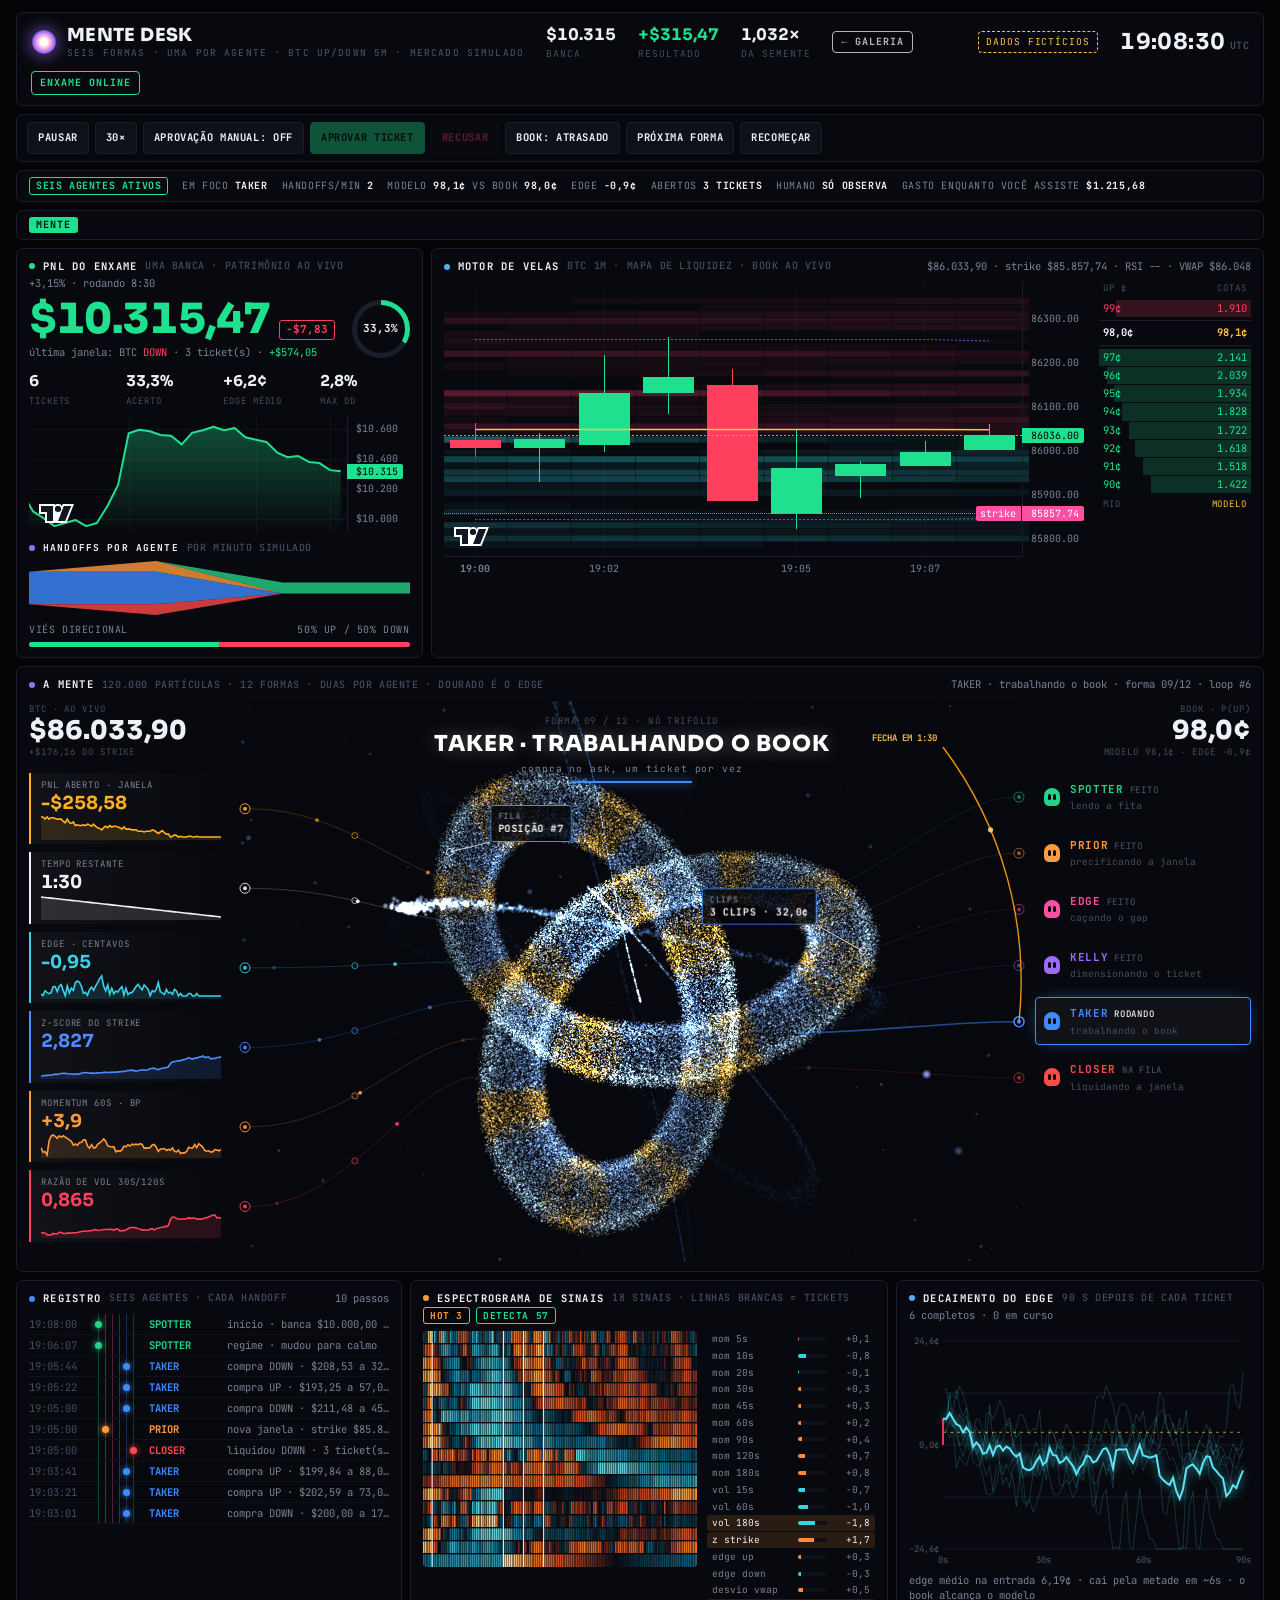
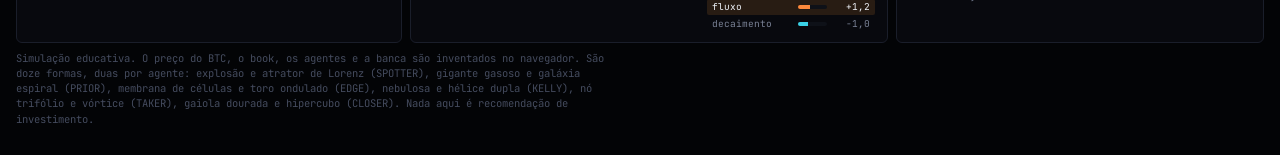
<file: mente/index.html>
<!doctype html>
<html lang="pt-BR">
<head>
<meta charset="utf-8">
<meta name="viewport" content="width=device-width, initial-scale=1, viewport-fit=cover">
<title>Mesa Mente</title>
<meta name="description" content="Cento e vinte mil partículas que giram e se transformam em doze formas, duas por agente, com anéis em órbita. Simulação de mesa de trading com dados fictícios.">
<meta property="og:title" content="Mesa Mente">
<meta property="og:description" content="Cento e vinte mil partículas que giram e se transformam em doze formas, duas por agente. Simulação de mesa de trading com dados fictícios.">
<meta property="og:image" content="https://lucas-reis-diniz.github.io/mesas-animadas/mente/thumb.jpg">
<meta name="theme-color" content="#9b6bff">
<link rel="icon" href="../assets/favicon.svg" type="image/svg+xml">
<link rel="stylesheet" href="../assets/fonts.css">
<style>
html,body{margin:0}
[hidden]{display:none!important}
a.back{font:700 10px/1 'JetBrains Mono',ui-monospace,monospace;letter-spacing:.1em;text-transform:uppercase;color:inherit;opacity:.75;text-decoration:none;border:1px solid currentColor;border-radius:4px;padding:5px 8px;white-space:nowrap}
a.back:hover{opacity:1}
</style>
<style>

/* Terminal preto em faixas: cabeçalho e fita, PnL ao lado do motor de velas, singularidade em tela cheia, abas dos agentes, três painéis de estatística */
:root{
  --bg:#030406; --panel:#08090e; --panel-2:#0e1118; --line:#1a1e2a; --ink:#eef1f7; --muted:#7a8296; --dim:#454c5f;
  --up:#1fe08f; --down:#ff3f5e; --gold:#ffc247; --purple:#a06bff; --cyan:#49b3ff;
  --spotter:#22d38a; --prior:#ff9a3c; --edge:#ff4fa3; --kelly:#9b6bff; --taker:#3d8bff; --closer:#ff4a4a;
  --font-display:'Sora','Segoe UI',system-ui,sans-serif;
  --font-mono:'JetBrains Mono',ui-monospace,'SFMono-Regular',Menlo,Consolas,monospace;
  color-scheme:dark;
}
*{box-sizing:border-box}
body{background:var(--bg);color:var(--ink);font-family:var(--font-mono);font-size:12px;line-height:1.45}
.wrap{max-width:1400px;margin:0 auto;padding:12px 16px 28px;display:grid;gap:8px}
.panel{background:var(--panel);border:1px solid var(--line);border-radius:6px;padding:10px 12px;min-width:0}
.cap{display:flex;flex-wrap:wrap;gap:2px 10px;align-items:baseline;justify-content:space-between;margin-bottom:8px}
.cap h2{margin:0;font-size:10.5px;letter-spacing:.12em;text-transform:uppercase;font-weight:700;display:flex;gap:8px;align-items:center}
.cap h2::before{content:"";width:6px;height:6px;border-radius:50%;background:var(--dot,var(--up))}
.cap .s{font-size:10px;letter-spacing:.06em;color:var(--dim);text-transform:uppercase;font-weight:500}
.cap .r{font-size:10.5px;color:var(--muted);font-variant-numeric:tabular-nums}
.up{color:var(--up)}.down{color:var(--down)}.gold{color:var(--gold)}.muted{color:var(--muted)}.dim{color:var(--dim)}
.num{font-variant-numeric:tabular-nums}

/* cabeçalho */
.top{display:flex;flex-wrap:wrap;align-items:center;gap:10px 22px;padding:10px 14px}
.logo{display:flex;align-items:center;gap:10px}
.glyph{width:26px;height:26px;border-radius:50%;background:radial-gradient(circle at 50% 50%,#000 38%,#ffb35a 44%,#ff6a3d 52%,transparent 64%);box-shadow:0 0 14px rgba(255,140,60,.55)}
.brand{font-family:var(--font-display);font-weight:800;font-size:18px;letter-spacing:.02em;line-height:1}
.brand small{display:block;font-family:var(--font-mono);font-weight:500;font-size:9.5px;letter-spacing:.12em;color:var(--dim);margin-top:4px;text-transform:uppercase}
.hstat{display:grid;gap:1px}
.hstat b{font-family:var(--font-display);font-size:16px;font-weight:700;font-variant-numeric:tabular-nums}
.hstat span{font-size:9.5px;letter-spacing:.1em;color:var(--dim);text-transform:uppercase}
.sp{flex:1}
.clock{font-family:var(--font-display);font-weight:700;font-size:22px;font-variant-numeric:tabular-nums;letter-spacing:.02em}
.clock small{font-family:var(--font-mono);font-size:10px;color:var(--dim);margin-left:4px}
.online{font-size:10px;letter-spacing:.1em;font-weight:700;color:var(--up);border:1px solid currentColor;border-radius:4px;padding:4px 8px;white-space:nowrap}
.online.off{color:var(--warn,#ffb020)}
.simtag{font-size:9.5px;letter-spacing:.1em;color:var(--gold);text-transform:uppercase;border:1px dashed currentColor;border-radius:4px;padding:3px 7px;white-space:nowrap}

/* controles e chips */
.bar{position:sticky;top:env(safe-area-inset-top,0px);z-index:20;display:flex;flex-wrap:wrap;gap:6px;align-items:center;padding:7px 10px;background:rgba(8,9,14,.96);backdrop-filter:blur(6px)}
button{font:inherit;font-size:10.5px;font-weight:700;letter-spacing:.06em;text-transform:uppercase;border-radius:4px;border:1px solid var(--line);background:var(--panel-2);color:var(--ink);padding:7px 10px;cursor:pointer}
button:hover:not(:disabled){border-color:var(--kelly)}
button.on{border-color:var(--up);color:var(--up)}
button.go{background:var(--up);border-color:var(--up);color:#02140c}
button.no{color:var(--down)}
button:disabled{opacity:.35;cursor:not-allowed}
button:focus-visible{outline:2px solid var(--cyan);outline-offset:2px}
.chips{display:flex;flex-wrap:wrap;gap:6px 14px;align-items:center;padding:6px 12px;font-size:10px;letter-spacing:.06em;text-transform:uppercase;color:var(--muted)}
.chips .c{display:flex;gap:6px;align-items:center;white-space:nowrap}
.chips .c b{color:var(--ink);font-weight:700}
.chips .pill{color:var(--up);border:1px solid currentColor;border-radius:3px;padding:1px 6px;font-weight:700}
.wire{display:flex;align-items:center;gap:10px;padding:5px 12px;overflow:hidden;white-space:nowrap}
.wire .lbl{flex:none;font-size:10px;font-weight:700;letter-spacing:.1em;color:#02140c;background:var(--up);border-radius:3px;padding:1px 7px}
.wire .track{overflow:hidden;flex:1;min-width:0;mask-image:linear-gradient(90deg,transparent,#000 4%,#000 96%,transparent)}
.wire .run{display:inline-block;padding-left:100%;animation:run 40s linear infinite;font-size:11px;color:var(--muted)}
.wire .run b{font-weight:700}
@keyframes run{to{transform:translateX(-100%)}}

/* linhas */
.rowA{display:grid;gap:8px;grid-template-columns:minmax(0,1fr)}
@media (min-width:1000px){.rowA{grid-template-columns:minmax(0,1fr) minmax(0,2.05fr)}}
.big{font-family:var(--font-display);font-weight:800;font-size:clamp(1.9rem,4.6vw,2.6rem);line-height:1;color:var(--up);font-variant-numeric:tabular-nums;letter-spacing:-.01em}
.dlt{display:inline-block;margin-left:8px;font-size:11px;font-weight:700;color:var(--down);border:1px solid currentColor;border-radius:3px;padding:1px 6px;vertical-align:middle}
.dlt.pos{color:var(--up)}
.kpis{display:grid;grid-template-columns:repeat(4,minmax(0,1fr));gap:8px;margin:10px 0 6px}
.kpis b{display:block;font-family:var(--font-display);font-size:15px;font-weight:700;font-variant-numeric:tabular-nums}
.kpis span{font-size:9px;letter-spacing:.1em;color:var(--dim);text-transform:uppercase}
.chart{position:relative}
.biasrow{display:grid;grid-template-columns:minmax(0,1fr) auto;gap:4px 10px;align-items:center;font-size:10px;color:var(--muted);text-transform:uppercase;letter-spacing:.06em;margin-top:6px}
.split{grid-column:1/-1;height:5px;border-radius:3px;overflow:hidden;display:flex;background:var(--panel-2)}
.split i{display:block;height:100%}
.engine{display:grid;gap:8px;grid-template-columns:minmax(0,1fr)}
@media (min-width:640px){.engine{grid-template-columns:minmax(0,1fr) 9.5rem}}
.book{font-size:10.5px;display:grid;gap:1px;align-content:start;font-variant-numeric:tabular-nums}
.book .h{display:flex;justify-content:space-between;color:var(--dim);font-size:9px;letter-spacing:.1em;text-transform:uppercase;padding:0 4px 4px}
.lv{position:relative;display:flex;justify-content:space-between;padding:1px 4px;border-radius:2px}
.lv i{position:absolute;right:0;top:0;bottom:0;opacity:.18}
.lv.a{color:var(--down)}.lv.a i{background:var(--down)}
.lv.b{color:var(--up)}.lv.b i{background:var(--up)}
.lv span{position:relative}
.mid{display:flex;justify-content:space-between;padding:4px;margin:2px 0;border-block:1px solid var(--line);font-weight:700}

/* singularidade */
.sing{display:grid;gap:10px;grid-template-columns:minmax(0,1fr)}
@media (min-width:1000px){.sing{grid-template-columns:13rem minmax(0,1fr) 16rem}}
.sigs{display:grid;gap:7px;align-content:start}
.sig{display:grid;grid-template-columns:minmax(0,1fr) auto;gap:2px 8px;align-items:baseline}
.sig .k{font-size:9.5px;letter-spacing:.06em;color:var(--muted);text-transform:uppercase;white-space:nowrap;overflow:hidden;text-overflow:ellipsis}
.sig .v{font-weight:700;font-size:13px;font-variant-numeric:tabular-nums}
.sig .m{grid-column:1/-1;height:3px;border-radius:2px;background:var(--panel-2);overflow:hidden}
.sig .m i{display:block;height:100%;background:var(--c,var(--gold))}
.stage{order:-1}
@media (min-width:1000px){.stage{order:0}}
.cv{display:block;width:100%;border-radius:4px}
.sizing{display:grid;gap:8px;align-content:start}
.active{border:1px solid var(--c);border-radius:6px;padding:10px;background:linear-gradient(180deg,rgba(255,255,255,.03),transparent);box-shadow:0 0 22px -8px var(--c)}
.active .n{display:flex;align-items:center;gap:8px;font-family:var(--font-display);font-weight:800;font-size:17px;color:var(--c)}
.active .d{font-size:10.5px;color:var(--muted);margin:4px 0 6px}
.active .v{font-family:var(--font-display);font-weight:700;font-size:20px;font-variant-numeric:tabular-nums}
.agents{display:grid;gap:4px}
.ag{display:grid;grid-template-columns:auto minmax(0,1fr) auto;gap:8px;align-items:center;padding:5px 7px;border:1px solid var(--line);border-radius:4px;font-size:10.5px}
.ag.run{border-color:var(--c);background:rgba(255,255,255,.03)}
.ag .nm{font-weight:700;color:var(--c)}
.ag .st{font-size:9.5px;letter-spacing:.08em;color:var(--dim);text-transform:uppercase}
.ag.run .st{color:var(--ink)}
.icon{width:16px;height:18px;border-radius:9px 9px 6px 6px;background:var(--c);position:relative;flex:none}
.icon::before,.icon::after{content:"";position:absolute;top:6px;width:3px;height:6px;border-radius:2px;background:#05060a}
.icon::before{left:4px}.icon::after{right:4px}
.icon.lg{width:22px;height:25px;border-radius:12px 12px 8px 8px}
.icon.lg::before,.icon.lg::after{top:8px;width:4px;height:8px}
.icon.lg::before{left:5px}.icon.lg::after{right:5px}

/* abas dos agentes */
.tabs{display:grid;gap:6px;grid-template-columns:repeat(6,minmax(0,1fr))}
@media (max-width:900px){.tabs{grid-template-columns:repeat(3,minmax(0,1fr))}}
@media (max-width:480px){.tabs{grid-template-columns:repeat(2,minmax(0,1fr))}}
.tab{display:grid;grid-template-columns:auto minmax(0,1fr);gap:2px 8px;align-items:center;padding:7px 10px;border-bottom:2px solid transparent}
.tab .ix{grid-column:2;font-size:9px;letter-spacing:.1em;color:var(--dim);text-transform:uppercase}
.tab .nm{grid-column:2;font-family:var(--font-display);font-weight:700;font-size:13px;color:var(--c)}
.tab .icon{grid-row:1/span 3}
.tab .st{grid-column:2;font-size:9.5px;letter-spacing:.08em;text-transform:uppercase;color:var(--dim)}
.tab.run{border-bottom-color:var(--c);background:rgba(255,255,255,.035)}
.tab.run .st{color:var(--ink)}

.rowB{display:grid;gap:8px;grid-template-columns:minmax(0,1fr)}
@media (min-width:1000px){.rowB{grid-template-columns:minmax(0,1fr) minmax(0,1fr) minmax(0,1.15fr)}}
.trio{display:grid;grid-template-columns:repeat(3,minmax(0,1fr));gap:6px;margin-bottom:6px}
.trio b{display:block;font-family:var(--font-display);font-size:17px;font-weight:700;font-variant-numeric:tabular-nums}
.trio span{font-size:9px;letter-spacing:.1em;text-transform:uppercase}
.log{list-style:none;margin:0;padding:0;display:grid;gap:2px;max-height:250px;overflow:auto;font-size:10.5px}
.log li{display:grid;grid-template-columns:3.6rem 4.6rem 6.5rem minmax(0,1fr);gap:6px;padding:3px 2px;border-bottom:1px solid #10131b}
.log time{color:var(--dim)}
.log .a{font-weight:700}
.log .x{color:var(--muted)}
.log li span{overflow:hidden;text-overflow:ellipsis;white-space:nowrap}
footer{font-size:10.5px;color:var(--dim);max-width:100ch}
@media (prefers-reduced-motion: reduce){.wire .run{animation:none;padding-left:0}}

/* mente: cartões de sinal à esquerda, nuvem de partículas no centro, agentes à direita; três painéis embaixo */
.glyph{background:radial-gradient(circle at 50% 50%,#fff 0 18%,#ffb6dc 34%,#9b6bff 58%,transparent 72%);box-shadow:0 0 16px rgba(155,107,255,.7)}
.pnlhead{display:flex;align-items:center;justify-content:space-between;gap:10px}
.ring{--p:50;width:58px;height:58px;border-radius:50%;background:conic-gradient(var(--up) calc(var(--p)*1%),#1a1e2a 0);display:grid;place-items:center;flex:none;position:relative}
.ring::after{content:"";position:absolute;inset:5px;border-radius:50%;background:var(--panel)}
.ring span{position:relative;z-index:1;font-size:11px;font-weight:700;font-variant-numeric:tabular-nums}
.chartwrap{position:relative;height:300px}
.chartwrap canvas,.chartwrap .chart{position:absolute;inset:0;width:100%;height:100%}
.mgrid{position:relative;display:grid;gap:12px;grid-template-columns:minmax(0,1fr)}
@media (min-width:1000px){.mgrid{grid-template-columns:12.5rem minmax(0,1fr) 13.5rem}}
.mlines{position:absolute;left:0;top:0;pointer-events:none;z-index:3;display:none}
@media (min-width:1000px){.mlines{display:block}}
.mside{display:grid;gap:8px;align-content:start;position:relative;z-index:2}
.mside .head{padding:2px 0 6px}
.mside .lab{font-size:9px;letter-spacing:.1em;color:var(--dim);text-transform:uppercase}
.big2{font-family:var(--font-display);font-weight:800;font-size:26px;line-height:1.15;font-variant-numeric:tabular-nums}
.mc{--c:#fff;border-left:2px solid var(--c);padding:6px 8px 4px 10px;background:linear-gradient(90deg,rgba(255,255,255,.04),transparent);border-radius:0 4px 4px 0}
.mc .lab{color:var(--muted)}
.mc .v{font-family:var(--font-display);font-weight:700;font-size:18px;color:var(--c);font-variant-numeric:tabular-nums;line-height:1.25}
.mc canvas{display:block;width:100%;height:26px}
.mstage{position:relative;border-radius:6px;overflow:hidden;background:#07080d;min-width:0}
#gl{display:block;width:100%;height:560px}
@media (max-width:999px){.mstage{order:-1}#gl{height:min(92vw,460px)}.mside{grid-template-columns:repeat(2,minmax(0,1fr))}.mside .head{grid-column:1/-1}}
.mtitle{position:absolute;left:0;right:0;top:14px;text-align:center;pointer-events:none;padding:0 12px}
.mtitle .kick{font-size:9px;letter-spacing:.16em;color:var(--dim);text-transform:uppercase}
.mtitle .mt{font-family:var(--font-display);font-weight:800;font-size:clamp(15px,2.1vw,22px);letter-spacing:.05em;color:#fff;text-shadow:0 0 18px rgba(255,255,255,.35);min-height:1.3em}
.mtitle .ms{font-size:9.5px;letter-spacing:.1em;color:var(--muted);margin-top:2px}
.mtitle .ul{width:120px;height:2px;margin:6px auto 0;background:var(--c,#fff);box-shadow:0 0 10px var(--c,#fff);transition:background .4s}
.mtag{--c:#fff;position:absolute;left:0;top:0;pointer-events:none;font-size:10px;font-weight:700;letter-spacing:.06em;background:rgba(5,6,10,.82);border:1px solid var(--c);color:#fff;padding:4px 7px;border-radius:3px;white-space:nowrap;will-change:transform;opacity:0;transition:opacity .4s}
.mtag small{display:block;font-size:8.5px;color:var(--muted);font-weight:500;letter-spacing:.08em}
.mpop{position:absolute;left:50%;top:55%;transform:translate(-50%,-50%);text-align:center;pointer-events:none;opacity:0}
.mpop.on{animation:pop 2.8s ease-out forwards}
.mpop .v{font-family:var(--font-display);font-weight:800;font-size:clamp(28px,5vw,46px);text-shadow:0 0 24px currentColor}
.mpop .s{font-size:9.5px;letter-spacing:.12em;color:#eef1f7;text-transform:uppercase}
@keyframes pop{0%{opacity:0;transform:translate(-50%,-50%) scale(.85)}10%{opacity:1;transform:translate(-50%,-50%) scale(1.05)}18%{transform:translate(-50%,-50%) scale(1)}75%{opacity:1}100%{opacity:0;transform:translate(-50%,-60%) scale(1)}}
.mag{--c:#fff;display:grid;grid-template-columns:auto minmax(0,1fr);gap:1px 10px;align-items:center;padding:7px 8px;border-radius:4px;border:1px solid transparent;transition:background .3s,border-color .3s}
.mag .nm{font-weight:700;font-size:11px;color:var(--c);letter-spacing:.06em}
.mag .rl{grid-column:2;font-size:9.5px;color:var(--dim);white-space:nowrap;overflow:hidden;text-overflow:ellipsis}
.mag .st{font-size:9px;letter-spacing:.08em;color:var(--dim);text-transform:uppercase;margin-left:6px;font-weight:500}
.mag.run{border-color:var(--c);background:rgba(255,255,255,.04);box-shadow:0 0 18px -8px var(--c)}
.mag.run .st{color:var(--ink)}
.mag .icon{grid-row:1/span 2}
.nogl{position:absolute;inset:0;display:grid;place-items:center;color:var(--muted);text-align:center;padding:20px}
.rowD{display:grid;gap:8px;grid-template-columns:minmax(0,1fr)}
@media (min-width:1000px){.rowD{grid-template-columns:minmax(0,1.05fr) minmax(0,1.3fr) minmax(0,1fr)}}
.glog{list-style:none;margin:0;padding:0;display:grid;max-height:300px;overflow:auto;font-size:10.5px}
.glog li{display:grid;grid-template-columns:3.6rem 46px 4.4rem minmax(0,1fr);gap:8px;align-items:center;min-height:21px;border-bottom:1px solid #10131b}
.glog time{color:var(--dim)}
.g{display:grid;grid-template-columns:repeat(6,7px);align-self:stretch}
.g i{--c:#fff;position:relative;display:block}
.g i::before{content:"";position:absolute;left:3px;top:0;bottom:0;width:1px;background:var(--c);opacity:.3}
.g i.on::after{content:"";position:absolute;left:0;top:50%;margin-top:-3.5px;width:7px;height:7px;border-radius:50%;background:var(--c);box-shadow:0 0 6px var(--c)}
.glog .a{font-weight:700}
.glog .x{color:var(--muted);overflow:hidden;text-overflow:ellipsis;white-space:nowrap}
.spec{display:grid;gap:10px;grid-template-columns:minmax(0,1fr)}
@media (min-width:640px){.spec{grid-template-columns:minmax(0,1fr) 10.5rem}}
.feats{display:grid;gap:1px;align-content:start;font-size:9.5px}
.ft{display:grid;grid-template-columns:5rem minmax(0,1fr) 2.3rem;gap:6px;align-items:center;padding:1px 5px;border-radius:2px;color:var(--muted)}
.ft i{height:4px;background:var(--panel-2);border-radius:2px;overflow:hidden;display:block}
.ft i b{display:block;height:100%}
.ft .num{text-align:right}
.ft.hot{background:rgba(255,154,60,.13);color:var(--ink)}
.tag{font-size:9.5px;font-weight:700;letter-spacing:.06em;border:1px solid currentColor;border-radius:3px;padding:1px 6px}
.tag.hot{color:var(--prior)}.tag.det{color:var(--up)}
</style>
</head>
<body>
<div class="wrap">
  <header class="panel top">
    <div class="logo"><span class="glyph" aria-hidden="true"></span><div class="brand">MENTE DESK<small>seis formas · uma por agente · BTC up/down 5m · mercado simulado</small></div></div>
    <div class="hstat"><b id="hEq">--</b><span>banca</span></div>
    <div class="hstat"><b id="hPnl">--</b><span>resultado</span></div>
    <div class="hstat"><b id="hMult">--</b><span>da semente</span></div>
    <a class="back" href="../">&larr; galeria</a><span class="sp"></span>
    <span class="simtag">dados fictícios</span>
    <span class="clock" id="clock">--:--:--<small>UTC</small></span>
    <span class="online" id="online">ENXAME ONLINE</span>
  </header>

  <nav class="panel bar" aria-label="Controles">
    <button id="bPlay">Pausar</button>
    <button id="bSpeed" title="Segundos simulados por segundo real">30×</button>
    <button id="bManual" title="O TAKER espera sua aprovação antes de cada ticket">Aprovação manual: off</button>
    <button id="bApprove" class="go" disabled>Aprovar ticket</button>
    <button id="bReject" class="no" disabled>Recusar</button>
    <button id="bBook" title="Atrasado: o book reage alguns segundos depois do preço. Eficiente: sem atraso, sem edge real.">Book: atrasado</button>
    <button id="bNext" title="Passa para a próxima forma">Próxima forma</button>
    <button id="bReset">Recomeçar</button>
  </nav>

  <div class="panel chips" id="chips"></div>
  <div class="panel wire"><span class="lbl">MENTE</span><div class="track"><span class="run" id="wire"></span></div></div>

  <div class="rowA">
    <section class="panel" aria-label="PnL do enxame">
      <div class="cap"><h2>PnL do enxame <span class="s">uma banca · patrimônio ao vivo</span></h2><span class="r" id="pRight"></span></div>
      <div class="pnlhead">
        <div><span class="big" id="pBig">--</span><span class="dlt" id="pDlt"></span><div class="muted" style="font-size:10.5px;margin-top:4px" id="pLast">aguardando a primeira liquidação</div></div>
        <div class="ring" id="ring" title="Taxa de acerto"><span id="ringV">--</span></div>
      </div>
      <div class="kpis">
        <div><b id="kT">0</b><span>tickets</span></div>
        <div><b id="kW">--</b><span>acerto</span></div>
        <div><b id="kE">--</b><span>edge médio</span></div>
        <div><b id="kD">--</b><span>max DD</span></div>
      </div>
      <div class="chart" id="eqChart" style="height:118px"></div>
      <div class="cap" style="margin:8px 0 4px;--dot:var(--kelly)"><h2 style="font-size:9.5px">Handoffs por agente <span class="s">por minuto simulado</span></h2></div>
      <canvas class="cv" id="stream" style="height:58px"></canvas>
      <div class="biasrow"><span>viés direcional</span><span id="bias">--</span><div class="split"><i id="bUp" style="background:var(--up);width:50%"></i><i id="bDn" style="background:var(--down);width:50%"></i></div></div>
    </section>

    <section class="panel" aria-label="Motor de velas">
      <div class="cap" style="--dot:var(--cyan)"><h2>Motor de velas <span class="s">BTC 1m · mapa de liquidez · book ao vivo</span></h2><span class="r" id="eRight"></span></div>
      <div class="engine">
        <div class="chartwrap"><canvas id="heat" aria-hidden="true"></canvas><div class="chart" id="cChart"></div></div>
        <div class="book" id="book" aria-label="Book do lado UP"></div>
      </div>
    </section>
  </div>

  <section class="panel" aria-label="A mente">
    <div class="cap" style="--dot:var(--kelly)"><h2>A mente <span class="s" id="mSub">partículas · seis formas · uma por agente · dourado é o edge</span></h2><span class="r" id="mRight"></span></div>
    <div class="mgrid" id="mgrid">
      <div class="mside" id="mleft">
        <div class="head"><div class="lab">BTC · ao vivo</div><div class="big2" id="mPrice">--</div><div class="lab" id="mStrike">--</div></div>
      </div>
      <div class="mstage" id="mstage">
        <canvas id="gl" aria-label="Nuvem de partículas que muda de forma conforme o agente em foco"></canvas>
        <div class="mtitle"><div class="kick" id="mkick">--</div><div class="mt" id="mt">--</div><div class="ms" id="ms">--</div><div class="ul" id="mul"></div></div>
        <div class="mtag" id="tag1"></div><div class="mtag" id="tag2"></div>
        <div class="mpop" id="mpop"><div class="v" id="mpopV"></div><div class="s" id="mpopS"></div></div>
      </div>
      <div class="mside" id="mright">
        <div class="head" style="text-align:right"><div class="lab">book · P(UP)</div><div class="big2" id="mBook">--</div><div class="lab" id="mModel">--</div></div>
      </div>
      <canvas class="mlines" id="mlines" aria-hidden="true"></canvas>
    </div>
  </section>

  <div class="rowD">
    <section class="panel" aria-label="Registro de atividade">
      <div class="cap" style="--dot:var(--taker)"><h2>Registro <span class="s">seis agentes · cada handoff</span></h2><span class="r" id="lRight"></span></div>
      <ul class="glog" id="glog"></ul>
    </section>
    <section class="panel" aria-label="Espectrograma de sinais">
      <div class="cap" style="--dot:var(--prior)"><h2>Espectrograma de sinais <span class="s">18 sinais · linhas brancas = tickets</span></h2><span class="r"><span class="tag hot" id="hot">HOT 0</span> <span class="tag det" id="det">DETECTA 0</span></span></div>
      <div class="spec"><canvas class="cv" id="spec" style="height:236px"></canvas><div class="feats" id="feats"></div></div>
    </section>
    <section class="panel" aria-label="Decaimento do edge">
      <div class="cap" style="--dot:var(--cyan)"><h2>Decaimento do edge <span class="s">90 s depois de cada ticket</span></h2><span class="r" id="dRight"></span></div>
      <canvas class="cv" id="decay" style="height:236px"></canvas>
      <div class="muted" style="font-size:10.5px;margin-top:6px" id="decaySub">a curva aparece depois do primeiro ticket</div>
    </section>
  </div>

  <footer>Simulação educativa. O preço do BTC, o book, os agentes e a banca são inventados no navegador. São doze formas, duas por agente: explosão e atrator de Lorenz (SPOTTER), gigante gasoso e galáxia espiral (PRIOR), membrana de células e toro ondulado (EDGE), nebulosa e hélice dupla (KELLY), nó trifólio e vórtice (TAKER), gaiola dourada e hipercubo (CLOSER). Nada aqui é recomendação de investimento.</footer>
</div>

<script src="../assets/lightweight-charts.standalone.production.js"></script>
<script>
(function(){
const $=id=>document.getElementById(id);
const RM=window.matchMedia&&window.matchMedia('(prefers-reduced-motion: reduce)').matches;

/* ===== util ===== */
function gauss(){let u=0,v=0;while(u===0)u=Math.random();while(v===0)v=Math.random();return Math.sqrt(-2*Math.log(u))*Math.cos(2*Math.PI*v);}
const clamp=(x,a,b)=>Math.max(a,Math.min(b,x));
const sig=x=>1/(1+Math.exp(-x));
const logit=p=>Math.log(p/(1-p));
function erf(x){const s=Math.sign(x);x=Math.abs(x);const t=1/(1+0.3275911*x);const y=1-(((((1.061405429*t-1.453152027)*t)+1.421413741)*t-0.284496736)*t+0.254829592)*t*Math.exp(-x*x);return s*y;}
const Phi=z=>0.5*(1+erf(z/Math.SQRT2));
const nf0=new Intl.NumberFormat('pt-BR',{maximumFractionDigits:0});
const nf2=new Intl.NumberFormat('pt-BR',{minimumFractionDigits:2,maximumFractionDigits:2});
const usd=v=>(v<0?'-':'')+'$'+nf2.format(Math.abs(v));
const usd0=v=>(v<0?'-':'')+'$'+nf0.format(Math.abs(v));
const sgn=v=>(v>=0?'+':'-')+'$'+nf2.format(Math.abs(v));
const cents=p=>(p*100).toFixed(1).replace('.',',')+'¢';
const pct=(v,d=1)=>(v*100).toFixed(d).replace('.',',')+'%';
const dec=(v,d=2)=>v.toFixed(d).replace('.',',');
const pad=n=>String(n).padStart(2,'0');
const hms=ts=>{const d=new Date(ts*1000);return pad(d.getUTCHours())+':'+pad(d.getUTCMinutes())+':'+pad(d.getUTCSeconds());};
const mmss=s=>Math.floor(s/60)+':'+pad(Math.floor(s%60));

/* ===== agentes ===== */
const AG=[
  {id:'spotter',name:'SPOTTER',role:'fita',desc:'lê a fita e mede a volatilidade',c:'#22d38a'},
  {id:'prior',name:'PRIOR',role:'precificação',desc:'taxa base com inclinação de momentum',c:'#ff9a3c'},
  {id:'edge',name:'EDGE',role:'edge',desc:'modelo contra o book, em centavos',c:'#ff4fa3'},
  {id:'kelly',name:'KELLY',role:'sizing',desc:'f* × ¼ Kelly, teto de 2% da banca',c:'#9b6bff'},
  {id:'taker',name:'TAKER',role:'execução',desc:'compra no ask, um ticket por vez',c:'#3d8bff'},
  {id:'closer',name:'CLOSER',role:'liquidação',desc:'liquida a janela de 5 min',c:'#ff4a4a'}];

/* ===== parâmetros ===== */
const CFG={edgeMin:0.03,kelly:0.25,cap:0.02,maxPerWindow:3,cooldown:20,lag:8,vol:0.00011};
const START=Math.floor(Date.UTC(2026,9,6,19,0,0)/1000);
const SPEEDS=[10,30,90];
let S,speedIx=1,running=true;

function fresh(){
  const p0=85000+Math.random()*2000;
  S={t:0,price:p0,hist:[p0],rets:[],regime:'calmo',vPV:0,vV:0,vPPV:0,bar:null,candles:[],wStart:0,strike:p0,wid:0,wTickets:0,wSides:{},
     cash:10000,bank0:10000,open:[],settled:[],lastTrade:-999,pending:null,manual:S?S.manual:false,efficient:S?S.efficient:false,
     m:null,eqSeries:[],drift:[],cumEV:0,cumReal:0,cumVar:0,brierSum:0,brierN:0,spent:0,log:[],edgeHist:[],kHist:[],priceSpark:[],
     peak:10000,maxDD:0,lastSettle:null,bothWin:0,wins:0,stageChanges:[],lastStage:-1,takerUntil:0,closerUntil:0,loops:0,kellyF:0,lastFill:null,prevEq:10000,prevEqShow:10000};
  for(let i=0;i<180;i++)tick(true);
}
function equity(){let v=S.cash;const mid=S.m?S.m.mid:0.5;for(const t of S.open)v+=t.shares*(t.side==='UP'?mid:1-mid);return v;}
function log(agent,action,detail){S.log.unshift({ts:START+S.t,agent,action,detail});if(S.log.length>80)S.log.pop();}

/* ===== um segundo simulado ===== */
function tick(warm){
  S.t++;const ts=START+S.t;
  if(Math.random()<0.004){S.regime=S.regime==='calmo'?'volátil':'calmo';if(!warm)log('SPOTTER','regime','mudou para '+S.regime);}
  const mult=S.regime==='calmo'?0.75:1.9,r=CFG.vol*mult*gauss();
  S.price*=Math.exp(r);S.hist.push(S.price);if(S.hist.length>900)S.hist.shift();
  S.rets.push(r);if(S.rets.length>120)S.rets.shift();
  const v=Math.exp(0.6*gauss())*mult;S.vPV+=S.price*v;S.vV+=v;S.vPPV+=S.price*S.price*v;
  const m0=ts-ts%60;
  if(!S.bar||S.bar.time!==m0){if(S.bar)S.candles.push(S.bar);S.bar={time:m0,open:S.price,high:S.price,low:S.price,close:S.price,vol:0};}
  const b=S.bar;b.high=Math.max(b.high,S.price);b.low=Math.min(b.low,S.price);b.close=S.price;b.vol+=v;
  const w0=ts-ts%300;
  if(w0!==S.wStart){if(S.wStart&&!warm)settle();S.wStart=w0;S.strike=S.price;S.wid++;S.wTickets=0;S.wSides={};if(!warm){log('PRIOR','nova janela','strike $'+nf2.format(S.strike));strikeLine();}}
  const tau=Math.max(1,S.wStart+300-ts);
  const n=S.rets.length,mu=S.rets.reduce((a,x)=>a+x,0)/n;
  const sd=Math.max(CFG.vol*0.4,Math.sqrt(S.rets.reduce((a,x)=>a+(x-mu)*(x-mu),0)/Math.max(1,n-1)));
  const z=Math.log(S.price/S.strike)/(sd*Math.sqrt(tau)),pm=clamp(Phi(z),0.01,0.99);
  const back=S.hist.length>61?S.hist[S.hist.length-61]:S.hist[0],mom=Math.log(S.price/back);
  const prior=0.5+clamp(mom/(sd*Math.sqrt(60))*0.03,-0.06,0.06);
  const post=clamp(sig(0.85*logit(pm)+0.15*logit(prior)),0.01,0.99);
  const lag=S.efficient?0:CFG.lag,sl=S.hist[Math.max(0,S.hist.length-1-lag)];
  let mid=Phi(Math.log(sl/S.strike)/(sd*Math.sqrt(tau+lag)))+0.01*gauss();
  mid=clamp(Math.round(mid*100)/100,0.02,0.98);
  const ask=Math.min(0.99,mid+0.01),bid=Math.max(0.01,mid-0.01);
  S.m={z,pm,prior,post,mid,ask,bid,sd,tau,mom,eu:post-ask,ed:bid-post};
  S.edgeHist.push(Math.max(post-ask,bid-post));if(S.edgeHist.length>120)S.edgeHist.shift();
  S.priceSpark.push(S.price);if(S.priceSpark.length>120)S.priceSpark.shift();
  if(warm)return;
  // decisão
  if(!S.pending&&tau>12&&S.wTickets<CFG.maxPerWindow&&S.t-S.lastTrade>=CFG.cooldown){
    const eu=post-ask,ed=bid-post;let side=null,c,q,e;
    if(eu>=CFG.edgeMin&&eu>=ed){side='UP';c=ask;q=post;e=eu;}else if(ed>=CFG.edgeMin){side='DOWN';c=1-bid;q=1-post;e=ed;}
    if(side){
      const f=(q-c)/(1-c),eq=equity(),stake=Math.min(eq*CFG.kelly*f,eq*CFG.cap,S.cash);
      S.kellyF=f;S.kHist.push(f);if(S.kHist.length>60)S.kHist.shift();S.loops++;
      if(stake>=1){
        const prop={side,c,q,e,f,stake,wid:S.wid};
        if(S.manual){S.pending=Object.assign(prop,{expires:S.t+15});log('KELLY','aguarda você',side+' '+usd(stake)+' a '+cents(c)+', edge '+cents(e));}
        else execute(prop);
      }
    }
  }
  if(S.pending&&S.t>S.pending.expires){log('TAKER','expirou','ticket '+S.pending.side+' não aprovado');S.pending=null;}
  if(S.t%10===0){const e=equity();S.eqSeries.push({time:ts,value:e});if(e>S.peak)S.peak=e;S.maxDD=Math.max(S.maxDD,(S.peak-e)/S.peak);if(eqS)eqS.update({time:ts,value:e});}
}
function execute(p){
  const shares=p.stake/p.c;
  S.cash-=p.stake;S.spent+=p.stake;S.wTickets++;S.lastTrade=S.t;S.wSides[p.side]=1;
  const tk={id:S.open.length+S.settled.length+1,side:p.side,c:p.c,q:p.q,e:p.e,stake:p.stake,shares,wid:p.wid,ev:shares*(p.q-p.c),va:shares*shares*p.q*(1-p.q)};
  S.open.push(tk);S.lastFill=tk;
  log('TAKER','compra '+p.side,usd(p.stake)+' a '+cents(p.c)+' · edge '+cents(p.e));
  stageFlash('taker');jet(p.side);
}
function settle(){
  const up=S.price>S.strike,mine=S.open.filter(t=>t.wid===S.wid);
  S.open=S.open.filter(t=>t.wid!==S.wid);
  if(!mine.length){log('CLOSER','janela fechada',(up?'UP':'DOWN')+' · sem tickets');stageFlash('closer');return;}
  let tot=0;
  for(const t of mine){
    const win=(t.side==='UP')===up,pay=win?t.shares:0,pnl=pay-t.stake;
    S.cash+=pay;tot+=pnl;if(win)S.wins++;
    S.settled.push(Object.assign(t,{win,pnl}));
    S.cumEV+=t.ev;S.cumReal+=pnl;S.cumVar+=t.va;S.brierSum+=Math.pow(t.q-(win?1:0),2);S.brierN++;
  }
  if(Object.keys(S.wSides).length>1)S.bothWin++;
  S.drift.push({time:START+S.t,ev:S.cumEV,real:S.cumReal,sd:Math.sqrt(S.cumVar)});
  S.lastSettle={up,tot,n:mine.length};
  log('CLOSER','liquidou '+(up?'UP':'DOWN'),mine.length+' ticket(s) · '+sgn(tot));
  stageFlash('closer');driftChart();
}

/* ===== estágios do enxame ===== */
function stageFlash(id){const now=performance.now();if(id==='taker')S.takerUntil=now+1300;if(id==='closer')S.closerUntil=now+1600;}
function stageIdx(now){
  if(!running)return -1;
  if(S.closerUntil>now)return 5;if(S.takerUntil>now)return 4;
  return Math.floor(now/420)%4;
}

/* ===== gráficos ===== */
let cC,cS,vwL,vwU,vwD,eqC,eqS,strikePL=null;
function initCharts(){
  const L=window.LightweightCharts;if(!L)return;
  const base={autoSize:true,localization:{locale:'pt-BR'},layout:{background:{type:'solid',color:'#08090e'},textColor:'#7a8296',fontFamily:"'JetBrains Mono', monospace",fontSize:10},
    grid:{vertLines:{color:'#10131c'},horzLines:{color:'#10131c'}},rightPriceScale:{borderColor:'#1a1e2a'},timeScale:{borderColor:'#1a1e2a',timeVisible:true,secondsVisible:false},
    crosshair:{vertLine:{color:'#454c5f'},horzLine:{color:'#454c5f'}}};
  cC=L.createChart($('cChart'),base);
  cS=cC.addCandlestickSeries({upColor:'#1fe08f',downColor:'#ff3f5e',wickUpColor:'#1fe08f',wickDownColor:'#ff3f5e',borderVisible:false,priceFormat:{type:'price',precision:2,minMove:0.01}});
  vwL=cC.addLineSeries({color:'#ffc247',lineWidth:1.5,priceLineVisible:false,lastValueVisible:false});
  vwU=cC.addLineSeries({color:'rgba(160,107,255,.75)',lineWidth:1,lineStyle:2,priceLineVisible:false,lastValueVisible:false});
  vwD=cC.addLineSeries({color:'rgba(160,107,255,.75)',lineWidth:1,lineStyle:2,priceLineVisible:false,lastValueVisible:false});
  eqC=L.createChart($('eqChart'),Object.assign({},base,{handleScroll:false,handleScale:false,timeScale:{visible:false},rightPriceScale:{borderColor:'#1a1e2a',scaleMargins:{top:.1,bottom:.05}}}));
  eqS=eqC.addAreaSeries({lineColor:'#1fe08f',topColor:'rgba(31,224,143,.35)',bottomColor:'rgba(31,224,143,0)',lineWidth:2,priceLineVisible:false,priceFormat:{type:'custom',formatter:v=>'$'+nf0.format(v),minMove:1}});
}
function vwapNow(){const v=S.vPV/S.vV,sd=Math.sqrt(Math.max(0,S.vPPV/S.vV-v*v));return {v,sd};}
function candleAll(){
  if(!cS)return;const bars=S.candles.concat(S.bar?[S.bar]:[]);
  cS.setData(bars.map(b=>({time:b.time,open:b.open,high:b.high,low:b.low,close:b.close})));
  const w=vwapNow();vwL.setData([]);vwU.setData([]);vwD.setData([]);
  bars.forEach(b=>{vwL.update({time:b.time,value:w.v});vwU.update({time:b.time,value:w.v+2*w.sd});vwD.update({time:b.time,value:w.v-2*w.sd});});
  cC.timeScale().fitContent();strikeLine();
}
function candleTick(){
  if(!cS||!S.bar)return;const b=S.bar;
  cS.update({time:b.time,open:b.open,high:b.high,low:b.low,close:b.close});
  const w=vwapNow();vwL.update({time:b.time,value:w.v});vwU.update({time:b.time,value:w.v+2*w.sd});vwD.update({time:b.time,value:w.v-2*w.sd});
}
function strikeLine(){if(!cS)return;if(strikePL)cS.removePriceLine(strikePL);strikePL=cS.createPriceLine({price:S.strike,color:'#ff4fa3',lineWidth:1,lineStyle:1,axisLabelVisible:true,title:'strike'});}
function eqAll(){if(eqS){eqS.setData(S.eqSeries.length?S.eqSeries:[{time:START+S.t,value:equity()}]);eqC.timeScale().fitContent();}}

function fit(cv,H,W){const w=cv.clientWidth||cv.parentElement.clientWidth;if(!w)return null;const d=window.devicePixelRatio||1;const h=H?w*H/W:cv.clientHeight;cv.style.height=h+'px';cv.width=Math.round(w*d);cv.height=Math.round(h*d);return {w,h,d};}

/* faísca do agente ativo */
function spark(cv,arr,col){const f=fit(cv,0,0);if(!f)return;const c=cv.getContext('2d');c.setTransform(f.d,0,0,f.d,0,0);c.clearRect(0,0,f.w,f.h);if(arr.length<2)return;
  const lo=Math.min(...arr),hi=Math.max(...arr),Y=v=>f.h-3-(v-lo)/((hi-lo)||1)*(f.h-6);
  c.beginPath();arr.forEach((v,i)=>{const x=i/(arr.length-1)*f.w;i?c.lineTo(x,Y(v)):c.moveTo(x,Y(v));});c.strokeStyle=col;c.lineWidth=1.6;c.stroke();
  c.lineTo(f.w,f.h);c.lineTo(0,f.h);c.closePath();c.fillStyle=col+'22';c.fill();}


/* ===== espectrograma de sinais ===== */
const FEATS=['mom 5s','mom 10s','mom 20s','mom 30s','mom 45s','mom 60s','mom 90s','mom 120s','mom 180s','vol 15s','vol 60s','vol 180s','z strike','edge up','edge down','desvio vwap','fluxo','decaimento'];
const NF=FEATS.length,SPEC_COLS=150;
let fMean,fVar,fN,specCols,specDet,specLastZ,specMarks,specTotal;
function specReset(){fMean=new Float64Array(NF);fVar=new Float64Array(NF);fN=0;specCols=[];specDet=0;specLastZ=new Float32Array(NF);specMarks=[];specTotal=0;}
specReset();
function featRaw(){
  const h=S.hist,n=h.length,p=S.price,m=S.m;
  const mom=L=>n>L?Math.log(p/h[n-1-L]):0;
  const vol=L=>{const k=Math.min(L,n-1);if(k<3)return 0;let s=0,s2=0;for(let i=n-k;i<n;i++){const r=Math.log(h[i]/h[i-1]);s+=r;s2+=r*r;}const mu=s/k;return Math.sqrt(Math.max(0,s2/k-mu*mu));};
  const w=vwapNow();let flow=0;const k=Math.min(30,n-1);for(let i=n-k;i<n;i++)flow+=Math.sign(h[i]-h[i-1]);
  return [mom(5),mom(10),mom(20),mom(30),mom(45),mom(60),mom(90),mom(120),mom(180),vol(15),vol(60),vol(180),m.z,m.eu,m.ed,Math.log(p/w.v),flow/Math.max(1,k),m.tau/300];
}
function specTick(){
  if(S.t%2)return;
  const raw=featRaw(),col=new Float32Array(NF);fN++;
  const a=Math.max(0.02,1/(fN+1));
  for(let i=0;i<NF;i++){
    const x=raw[i];if(fN===1){fMean[i]=x;fVar[i]=Math.max(1e-18,x*x*0.25);}
    const d=x-fMean[i];fMean[i]+=a*d;fVar[i]=(1-a)*(fVar[i]+a*d*d);
    const z=fN<4?0:clamp(d/Math.sqrt(fVar[i]+1e-18),-3,3);col[i]=z;
    if(Math.abs(z)>2.2&&Math.abs(specLastZ[i])<=2.2)specDet++;specLastZ[i]=z;
  }
  specCols.push(col);specTotal++;if(specCols.length>SPEC_COLS)specCols.shift();
}
function specMark(){specMarks.push(specTotal);if(specMarks.length>40)specMarks.shift();}
const SPEC_PAL={
  hz:{neg:[[12,16,30],[18,140,165],[95,235,240]],pos:[[12,16,30],[255,122,40],[255,52,74],[255,228,120]]},
  mind:{neg:[[10,12,22],[20,120,150],[110,230,235]],pos:[[10,12,22],[220,80,40],[255,140,40],[255,236,170]]}};
function lerp3(a,b,t){return [a[0]+(b[0]-a[0])*t,a[1]+(b[1]-a[1])*t,a[2]+(b[2]-a[2])*t];}
function ramp(stops,t){const n=stops.length-1,x=clamp(t,0,1)*n,i=Math.min(n-1,Math.floor(x));return lerp3(stops[i],stops[i+1],x-i);}
function specColor(z,pal){const v=clamp(z/2.6,-1,1),P=SPEC_PAL[pal];return v<0?ramp(P.neg,Math.pow(-v,0.85)):ramp(P.pos,Math.pow(v,0.85));}
const specImg=document.createElement('canvas');specImg.width=SPEC_COLS;specImg.height=NF;
function drawSpec(id,pal,marks){
  const cv=$(id);if(!cv)return;const f=fit(cv,0,0);if(!f)return;const c=cv.getContext('2d');c.setTransform(f.d,0,0,f.d,0,0);
  const bg=pal==='mind'?'#07080d':'#08090e';c.fillStyle=bg;c.fillRect(0,0,f.w,f.h);
  const ic=specImg.getContext('2d'),img=ic.createImageData(SPEC_COLS,NF),off=SPEC_COLS-specCols.length;
  for(let x=0;x<SPEC_COLS;x++){const col=specCols[x-off];for(let y=0;y<NF;y++){const k=(y*SPEC_COLS+x)*4;const rgb=col?specColor(col[y],pal):[10,12,22];img.data[k]=rgb[0];img.data[k+1]=rgb[1];img.data[k+2]=rgb[2];img.data[k+3]=255;}}
  ic.putImageData(img,0,0);
  c.imageSmoothingEnabled=false;c.drawImage(specImg,0,0,f.w,f.h);c.imageSmoothingEnabled=true;
  const cw=f.w/SPEC_COLS,rh=f.h/NF;c.fillStyle=bg;
  for(let y=1;y<NF;y++)c.fillRect(0,Math.round(y*rh)-1,f.w,1.4);
  for(let x=1;x<SPEC_COLS;x++)c.fillRect(Math.round(x*cw)-0.5,0,cw>3?1:0.6,f.h);
  if(marks){const base=specTotal-specCols.length;c.strokeStyle='rgba(255,255,255,.85)';c.lineWidth=1.2;
    for(const mk of specMarks){const xi=mk-base;if(xi<0)continue;const x=(off+xi)*cw;c.beginPath();c.moveTo(x,0);c.lineTo(x,f.h);c.stroke();}}
}
function renderFeats(id){
  const el=$(id);if(!el||!specCols.length)return;const last=specCols[specCols.length-1];
  const order=FEATS.map((n,i)=>[i,Math.abs(last[i])]).sort((a,b)=>b[1]-a[1]),hot=new Set(order.slice(0,3).filter(x=>x[1]>1.2).map(x=>x[0]));
  el.innerHTML=FEATS.map((n,i)=>{const z=last[i],w=Math.min(100,Math.abs(z)/3*100),col=z>=0?'#ff8a3c':'#3ad1e6';return '<div class="ft'+(hot.has(i)?' hot':'')+'"><span>'+n+'</span><i><b style="width:'+w.toFixed(0)+'%;background:'+col+'"></b></i><span class="num">'+(z>=0?'+':'')+dec(z,1)+'</span></div>';}).join('');
  return hot.size;
}

/* ===== interface comum ===== */
function statusOf(i,si){if(si<0)return 'parado';if(i===si)return 'rodando';if(si===5)return i<5?'feito':'';if(si===4)return i<4?'feito':i===5?'na fila':'';if(i<si)return 'feito';if(i===si+1)return 'na vez';return 'na fila';}
function buildTabs(){const el=$('tabs');if(!el)return;el.innerHTML=AG.map((a,i)=>'<div class="panel tab" style="--c:'+a.c+'" id="tab-'+a.id+'"><span class="icon"></span><span class="ix">0'+(i+1)+' · '+a.role+'</span><span class="nm">'+a.name+'</span><span class="st">--</span></div>').join('');}
function setText(id,v){const el=$(id);if(el&&el.textContent!==v)el.textContent=v;}
function renderCommon(now,si){
  const m=S.m,eq=equity(),pnl=eq-S.bank0;
  if(si!==S.lastStage){S.stageChanges.push(now);S.lastStage=si;}
  while(S.stageChanges.length&&now-S.stageChanges[0]>60000)S.stageChanges.shift();
  $('clock').firstChild.nodeValue=hms(START+S.t);
  setText('hEq',usd0(eq));setText('hPnl',sgn(pnl));$('hPnl').className=pnl>=0?'up':'down';
  setText('hMult',dec(eq/S.bank0,3)+'×');
  setText('online',running?'ENXAME ONLINE':'ENXAME PAUSADO');$('online').classList.toggle('off',!running);
  const e=Math.max(m.eu,m.ed);
  $('chips').innerHTML=[
    '<span class="c"><span class="pill">seis agentes ativos</span></span>',
    '<span class="c">em foco <b>'+(si<0?'--':AG[si].name)+'</b></span>',
    '<span class="c">handoffs/min <b>'+S.stageChanges.length+'</b></span>',
    '<span class="c">modelo <b>'+cents(m.post)+'</b> vs book <b>'+cents(m.mid)+'</b></span>',
    '<span class="c">edge <b class="'+(e>=CFG.edgeMin?'gold':'')+'">'+(e>=0?'+':'')+cents(e)+'</b></span>',
    '<span class="c">abertos <b>'+S.open.length+' tickets</b></span>',
    '<span class="c">humano <b>'+(S.manual?'aprova cada ticket':'só observa')+'</b></span>',
    '<span class="c">gasto enquanto você assiste <b>'+usd(S.spent)+'</b></span>'].join('');
  const n=S.settled.length;
  setText('pBig',usd(eq));$('pBig').style.color=pnl>=0?'var(--up)':'var(--down)';
  const d=eq-S.prevEqShow;if(Math.abs(d)>=0.01){$('pDlt').textContent=sgn(d);$('pDlt').className='dlt'+(d>=0?' pos':'');S.prevEqShow=eq;}
  setText('pRight',(pnl>=0?'+':'')+pct(pnl/S.bank0,2)+' · rodando '+mmss(S.t));
  if(S.lastSettle)$('pLast').innerHTML='última janela: BTC '+(S.lastSettle.up?'<span class="up">UP</span>':'<span class="down">DOWN</span>')+' · '+S.lastSettle.n+' ticket(s) · <span class="'+(S.lastSettle.tot>=0?'up':'down')+'">'+sgn(S.lastSettle.tot)+'</span>';
  setText('kT',nf0.format(n+S.open.length));setText('kW',n?pct(S.wins/n):'--');
  const all=S.settled.concat(S.open);setText('kE',all.length?'+'+cents(all.reduce((a,t)=>a+t.e,0)/all.length):'--');
  setText('kD',pct(S.maxDD));
  const ups=all.filter(t=>t.side==='UP').length,fu=all.length?ups/all.length:0.5;
  if($('bias')){setText('bias',Math.round(fu*100)+'% UP / '+Math.round((1-fu)*100)+'% DOWN');$('bUp').style.width=fu*100+'%';$('bDn').style.width=(1-fu)*100+'%';}
  if($('brier'))setText('brier',S.brierN?dec(S.brierSum/S.brierN,3):'--');
  if($('both'))setText('both',S.wid>1?pct(S.bothWin/Math.max(1,S.wid-1)):'--');
  const w=vwapNow(),rsi=rsiOf();
  setText('eRight','$'+nf2.format(S.price)+' · strike $'+nf2.format(S.strike)+' · RSI '+(rsi==null?'--':rsi.toFixed(0))+' · VWAP $'+nf0.format(w.v));
  renderBook();
  AG.forEach((a,i)=>{const tab=$('tab-'+a.id);if(!tab)return;const st=statusOf(i,si);tab.classList.toggle('run',i===si);tab.querySelector('.st').textContent=st;});
  if($('log')){setText('lRight',S.log.length+' passos');renderLog();}
  $('bApprove').disabled=!S.pending;$('bReject').disabled=!S.pending;
  setText('bApprove',S.pending?'Aprovar '+S.pending.side+' '+usd(S.pending.stake):'Aprovar ticket');
}
function renderLog(){
  $('log').innerHTML=S.log.slice(0,40).map(l=>{const a=AG.find(x=>x.name===l.agent);return '<li><time>'+hms(l.ts)+'</time><span class="a" style="color:'+(a?a.c:'#eef1f7')+'">'+l.agent+'</span><span>'+l.action+'</span><span class="x">'+l.detail+'</span></li>';}).join('');
}
function bookLevels(){
  const m=S.m;const sz=p=>Math.round(400+3000*Math.abs(Math.sin(p*937+Math.floor(S.t/7)))*Math.exp(-Math.abs(p-m.mid)*12));
  const asks=[],bids=[];
  for(let i=0;i<8;i++){const p=+(m.ask+i*0.01).toFixed(2);if(p<1)asks.push([p,sz(p)]);}
  for(let i=0;i<8;i++){const p=+(m.bid-i*0.01).toFixed(2);if(p>0)bids.push([p,sz(p)]);}
  return {asks,bids};
}
function renderBook(){
  const el=$('book');if(!el)return;
  const m=S.m,L=bookLevels(),asks=L.asks.slice().reverse(),bids=L.bids,h=[];
  const mx=Math.max(1,...asks.concat(bids).map(x=>x[1]));
  h.push('<div class="h"><span>UP ¢</span><span>cotas</span></div>');
  asks.forEach(([p,s])=>h.push('<div class="lv a"><i style="width:'+(s/mx*100).toFixed(0)+'%"></i><span>'+(p*100).toFixed(0)+'¢</span><span>'+nf0.format(s)+'</span></div>'));
  h.push('<div class="mid"><span>'+cents(m.mid)+'</span><span class="gold">'+cents(m.post)+'</span></div>');
  bids.forEach(([p,s])=>h.push('<div class="lv b"><i style="width:'+(s/mx*100).toFixed(0)+'%"></i><span>'+(p*100).toFixed(0)+'¢</span><span>'+nf0.format(s)+'</span></div>'));
  h.push('<div class="h" style="padding-top:4px"><span>mid</span><span class="gold">modelo</span></div>');
  el.innerHTML=h.join('');
}
function rsiOf(){const b=S.candles.slice(-15);if(b.length<15)return null;let g=0,l=0;for(let i=1;i<b.length;i++){const d=b[i].close-b[i-1].close;if(d>0)g+=d;else l-=d;}return l===0?100:100-100/(1+g/l);}
function renderWire(){$('wire').innerHTML=S.log.slice(0,10).map(l=>{const a=AG.find(x=>x.name===l.agent);return '<b style="color:'+(a?a.c:'#eef1f7')+'">'+l.agent+'</b> '+l.action+' · '+l.detail;}).join('   ·   ');}


/* ===== a mente ===== */
const TAU=Math.PI*2;
function bez(p0,p1,p2,p3,t){const u=1-t;return u*u*u*p0+3*u*u*t*p1+3*u*t*t*p2+t*t*t*p3;}
const AGTASK={spotter:'lendo a fita',prior:'precificando a janela',edge:'caçando o gap',kelly:'dimensionando o ticket',taker:'trabalhando o book',closer:'liquidando a janela'};
function mind(){return S.mind||(S.mind={decay:[],live:[],act:[],mc:[[],[],[],[],[],[]]});}
const _log=log;log=function(agent,action,detail){_log(agent,action,detail);const M=mind(),mi=Math.floor(S.t/60);let last=M.act[M.act.length-1];if(!last||last.mi!==mi){last={mi,c:[0,0,0,0,0,0]};M.act.push(last);if(M.act.length>40)M.act.shift();}const ix=AG.findIndex(a=>a.name===agent);if(ix>=0)last.c[ix]++;};

/* cartões de sinal */
function openPnl(){let v=0;const m=S.m;for(const t of S.open)v+=t.shares*(t.side==='UP'?m.mid:1-m.mid)-t.stake;return v;}
function volRatio(){const h=S.hist,n=h.length;const vol=L=>{const k=Math.min(L,n-1);if(k<3)return 0;let s2=0;for(let i=n-k;i<n;i++){const r=Math.log(h[i]/h[i-1]);s2+=r*r;}return Math.sqrt(s2/k);};const b=vol(120);return b>0?vol(30)/b:1;}
const MC=[
  {lab:'pnl aberto · janela',col:'#ffb020',get:()=>openPnl(),fmt:v=>sgn(v)},
  {lab:'tempo restante',col:'#eef1f7',get:()=>S.m.tau,fmt:v=>mmss(v)},
  {lab:'edge · centavos',col:'#3ad1e6',get:()=>Math.max(S.m.eu,S.m.ed)*100,fmt:v=>(v>=0?'+':'')+dec(v,2)},
  {lab:'z-score do strike',col:'#4f8bff',get:()=>S.m.z,fmt:v=>dec(v,3)},
  {lab:'momentum 60s · bp',col:'#ff9a3c',get:()=>S.m.mom*1e4,fmt:v=>(v>=0?'+':'')+dec(v,1)},
  {lab:'razão de vol 30s/120s',col:'#ff3f5e',get:()=>volRatio(),fmt:v=>dec(v,3)}];
function buildMind(){
  $('mleft').insertAdjacentHTML('beforeend',MC.map((c,i)=>'<div class="mc" style="--c:'+c.col+'"><div class="lab">'+c.lab+'</div><div class="v" id="mcv'+i+'">--</div><canvas id="mcs'+i+'"></canvas></div>').join(''));
  $('mright').insertAdjacentHTML('beforeend',AG.map(a=>'<div class="mag" style="--c:'+a.c+'" id="mag-'+a.id+'"><span class="icon"></span><span><span class="nm">'+a.name+'</span><span class="st">--</span></span><span class="rl">'+AGTASK[a.id]+'</span></div>').join(''));
}
function mindTick(){
  const M=mind();MC.forEach((c,i)=>{const h=M.mc[i];h.push(c.get());if(h.length>90)h.shift();});
  for(let i=M.live.length-1;i>=0;i--){const d=M.live[i],m=S.m;d.s.push((d.side==='UP'?m.post-m.ask:m.bid-m.post)*100);if(d.s.length>=91){M.decay.push(d.s);if(M.decay.length>24)M.decay.shift();M.live.splice(i,1);}}
}

/* WebGL: doze formas, duas por agente */
const MOB=window.innerWidth<700;
const NPART=MOB?55000:120000,NDUST=Math.round(NPART*0.03),NCORE=NPART-NDUST,NRING=MOB?2400:3600;
const glc=$('gl');
let gl=null;try{gl=glc.getContext('webgl',{antialias:false,alpha:false,depth:false,stencil:false,premultipliedAlpha:false,powerPreference:'high-performance'});}catch(e){gl=null;}
function uvec(){const z=Math.random()*2-1,a=Math.random()*TAU,r=Math.sqrt(1-z*z);return [r*Math.cos(a),z,r*Math.sin(a)];}
function gn(){let u=0,v=0;while(u===0)u=Math.random();while(v===0)v=Math.random();return Math.sqrt(-2*Math.log(u))*Math.cos(TAU*v);}
const DUST=new Float32Array(NDUST*3);for(let i=0;i<NDUST;i++){const v=uvec(),r=2.3+Math.random()*2.4;DUST[i*3]=v[0]*r;DUST[i*3+1]=v[1]*r*0.7;DUST[i*3+2]=v[2]*r;}
/* m = [[giro, inclinação, rotação diferencial, fluxo radial],[pulso, frequência do pulso, velocidade do pulso, ondulação],[respiração, hipercubo, cintilação, redemoinho]] */
const FORMS=[
  {ag:0,name:'explosão radial',     m:[[0.25,0.0,0,0.16],[0,0,0,0],[0.02,0,0,0]]},
  {ag:0,name:'atrator de Lorenz',   m:[[0.3,0.15,0,0],[2.6,6,0.35,0],[0,0,0,0]]},
  {ag:1,name:'gigante gasoso',      m:[[0.55,0.38,0,0],[0,0,0,0],[0.01,0,0,0]]},
  {ag:1,name:'galáxia espiral',     m:[[0.1,0.55,0.28,0],[0,0,0,0],[0,0,0,0]]},
  {ag:2,name:'membrana de células', m:[[0.32,0.2,0,0],[0,0,0,0],[0.02,0,0.6,0]]},
  {ag:2,name:'toro ondulado',       m:[[0.45,0.6,0,0],[1.2,4,0.5,0.07],[0,0,0,0]]},
  {ag:3,name:'nebulosa',            m:[[0.18,0.1,0,0],[0,0,0,0],[0.03,0,0,0.55]]},
  {ag:3,name:'hélice dupla',        m:[[0.9,0.25,0,0],[2.0,3,0.45,0],[0,0,0,0]]},
  {ag:4,name:'nó trifólio',         m:[[0.4,1.05,0,0],[1.6,3,0.3,0],[0,0,0,0]]},
  {ag:4,name:'vórtice',             m:[[0,0.12,0.55,0],[1.5,3,0.6,0],[0,0,0,0]]},
  {ag:5,name:'gaiola dourada',      m:[[0.4,0.1,0,0],[1.4,2,0.5,0],[0.015,0,0,0]]},
  {ag:5,name:'hipercubo',           m:[[0.2,0.35,0,0],[0,0,0,0],[0,1,0,0]]}];
const NFORM=FORMS.length;
function seqForm(s){const ag=((s%6)+6)%6,v=Math.floor(s/6)%2;return ag*2+v;}
let seqPos=3;const lastVar=[1,1,1,1,1,1];
function formForAgent(ag){lastVar[ag]^=1;return ag*2+lastVar[ag];}
const GEN=[
  set=>{ // explosão radial: cada raio guarda a ponta e a posição relativa, e o shader faz as partículas correrem para fora
    const R=1400,rays=[];for(let r=0;r<R;r++)rays.push([uvec(),0.55+Math.pow(Math.random(),0.7)*0.7]);
    for(let i=0;i<NCORE;i++){const q=Math.random();
      if(q<0.07){const v=uvec(),rr=Math.pow(Math.random(),0.5)*0.09;set(i,v[0]*rr,v[1]*rr,v[2]*rr,-1,1,1,0.95);continue;}
      const ray=rays[i%R],d=ray[0],L=ray[1];
      if(q<0.13){const t=1+gn()*0.02;set(i,d[0]*L*t,d[1]*L*t,d[2]*L*t,-1,1,0.82,0.35);continue;}
      const k=Math.random();set(i,d[0]*L+gn()*0.012,d[1]*L+gn()*0.012,d[2]*L+gn()*0.012,Math.random(),0.12+0.55*k*k,0.88+0.12*k,0.68+0.28*k);}},
  set=>{ // atrator de Lorenz
    const M=24000,tr=new Float32Array(M*3);let x=0.1,y=0,z=0;const dt=0.0055;
    for(let k=0;k<1500;k++){const dx=10*(y-x),dy=x*(28-z)-y,dz=x*y-8/3*z;x+=dx*dt;y+=dy*dt;z+=dz*dt;}
    for(let k=0;k<M;k++){const dx=10*(y-x),dy=x*(28-z)-y,dz=x*y-8/3*z;x+=dx*dt;y+=dy*dt;z+=dz*dt;tr[k*3]=x;tr[k*3+1]=y;tr[k*3+2]=z;}
    for(let i=0;i<NCORE;i++){const k=Math.floor(Math.random()*M),o=k*3,s=1/21,j=0.012,w=k/M,wing=tr[o]>0;
      set(i,tr[o]*s+gn()*j,(tr[o+2]-25)*s+gn()*j,tr[o+1]*s*0.8+gn()*j,w,wing?0.2+0.8*w:0.25+0.3*w,wing?0.95-0.15*w:0.75+0.2*w,wing?0.75-0.45*w:1-0.5*w);}},
  set=>{ // gigante gasoso com anel
    for(let i=0;i<NCORE;i++){
      if(Math.random()<0.74){const v=uvec(),rr=0.8-Math.random()*0.025,lat=Math.asin(v[1]),lon=Math.atan2(v[2],v[0]);
        const band=0.5+0.5*Math.sin(lat*11+0.8*Math.sin(lon*2+lat*3)+0.6*Math.sin(lat*23));
        let r=0.85+0.15*band,g=0.36+0.5*band,b=0.07+0.42*band;
        const ds=Math.hypot(lat-0.35,(lon-1.1)*Math.cos(lat));if(ds<0.22){const k=1-ds/0.22;r=r*(1-k)+k;g=g*(1-k)+0.35*k;b=b*(1-k)+0.25*k;}
        set(i,v[0]*rr,v[1]*rr,v[2]*rr,-1,r,g,b);}
      else{let rad;do{rad=1.02+Math.random()*0.5;}while(Math.random()<0.45+0.45*Math.sin(rad*38));
        const a=Math.random()*TAU,w=0.55+0.45*Math.random();set(i,Math.cos(a)*rad,gn()*0.006,Math.sin(a)*rad,-1,w,0.85*w,0.55*w);}}},
  set=>{ // galáxia espiral
    for(let i=0;i<NCORE;i++){
      if(Math.random()<0.16){const v=uvec(),r=Math.abs(gn())*0.16;set(i,v[0]*r,v[1]*r*0.7,v[2]*r,r,1,0.88,0.66);continue;}
      const arm=i%3,r=0.08+Math.pow(Math.random(),0.75)*1.12,a=arm*TAU/3+Math.log(r/0.08)*1.9+gn()*0.22/(0.6+r*1.8),y=gn()*0.035*(1.3-r*0.6),k=Math.min(1,r/1.2);
      if(Math.random()<0.045)set(i,Math.cos(a)*r,y,Math.sin(a)*r,r,1,0.42,0.7);else set(i,Math.cos(a)*r,y,Math.sin(a)*r,r,0.85-0.3*k,0.9-0.2*k,1);}},
  set=>{ // membrana de células
    const K=26,seeds=[];for(let s=0;s<K;s++)seeds.push(uvec());
    for(let i=0;i<NCORE;i++){
      if(Math.random()<0.12){const v=uvec(),rr=Math.cbrt(Math.random())*0.95;set(i,v[0]*rr,v[1]*rr,v[2]*rr,-1,0.28,0.18,0.24);continue;}
      let v,e=1,i1=0;for(let tries=0;tries<40;tries++){v=uvec();let d1=-2,d2=-2;i1=0;for(let s=0;s<K;s++){const sd=seeds[s],d=v[0]*sd[0]+v[1]*sd[1]+v[2]*sd[2];if(d>d1){d2=d1;d1=d;i1=s;}else if(d>d2)d2=d;}e=d1-d2;if(Math.random()<Math.exp(-e*60)+0.05)break;}
      const red=i1%2===0,edge=e<0.014,w=edge?1:0.55,rr=1-Math.random()*0.02;
      let r=red?1:0.2,g=red?0.22:1,b=red?0.36:0.55;if(edge){r=r*0.7+0.3;g=g*0.7+0.3;b=b*0.7+0.3;}
      set(i,v[0]*rr,v[1]*rr,v[2]*rr,i1/K,r*w,g*w,b*w);}},
  set=>{ // toro ondulado
    const R=0.72,rr=0.24;
    for(let i=0;i<NCORE;i++){const u=Math.random()*TAU,v=Math.random()*TAU,j=gn()*0.008,cr=R+(rr+j)*Math.cos(v),lit=0.55+0.45*Math.max(0,Math.sin(v+0.6));
      if(Math.sin(u*8)>0)set(i,cr*Math.cos(u),(rr+j)*Math.sin(v),cr*Math.sin(u),u/TAU,lit,0.28*lit,0.5*lit);else set(i,cr*Math.cos(u),(rr+j)*Math.sin(v),cr*Math.sin(u),u/TAU,0.25*lit,lit,0.6*lit);}},
  set=>{ // nebulosa
    for(let i=0;i<NCORE;i++){let x=gn()*0.52,y=gn()*0.36,z=gn()*0.42;
      x+=0.16*Math.sin(3*y+1);y+=0.12*Math.sin(3*z+2);z+=0.16*Math.sin(3*x);
      const r=Math.hypot(x,y,z),k1=Math.min(1,r/0.3),k2=Math.min(1,Math.max(0,(r-0.3)/0.5));
      set(i,x,y,z,Math.min(1,r),1*(1-k2)+0.62*k2,(0.97-0.42*k1)*(1-k2)+0.42*k2,(0.98-0.2*k1)*(1-k2)+1*k2);}},
  set=>{ // hélice dupla
    const H=1.12;
    for(let i=0;i<NCORE;i++){
      if(Math.random()<0.72){const y=(Math.random()*2-1)*H,strand=i%2,a=y*4.6+strand*Math.PI,r=0.34+gn()*0.02,w=(y+H)/(2*H);
        if(strand)set(i,Math.cos(a)*r+gn()*0.012,y,Math.sin(a)*r+gn()*0.012,w,1,0.5,0.8);else set(i,Math.cos(a)*r+gn()*0.012,y,Math.sin(a)*r+gn()*0.012,w,0.62,0.45,1);}
      else{const n=Math.floor(Math.random()*24),y=-H+(n+0.5)*(2*H/24),a=y*4.6,f=Math.random()*2-1,gold=n%2===0;
        set(i,Math.cos(a)*0.34*f+gn()*0.008,y+gn()*0.008,Math.sin(a)*0.34*f+gn()*0.008,(y+H)/(2*H),gold?1:0.95,gold?0.8:0.95,gold?0.4:1);}}},
  set=>{ // nó trifólio, com o eixo de simetria na vertical para o giro parecer fluxo
    for(let i=0;i<NCORE;i++){const t=Math.random()*TAU,s=0.36;
      const cx=(Math.sin(t)+2*Math.sin(2*t))*s,cy=(Math.cos(t)-2*Math.cos(2*t))*s,cz=-Math.sin(3*t)*s;
      let tx=Math.cos(t)+4*Math.cos(2*t),ty=-Math.sin(t)+4*Math.sin(2*t),tz=-3*Math.cos(3*t);const tl=Math.hypot(tx,ty,tz);tx/=tl;ty/=tl;tz/=tl;
      let nx=ty,ny=-tx,nz=0,nl=Math.hypot(nx,ny,nz);if(nl<1e-3){nx=0;ny=1;nz=0;nl=1;}nx/=nl;ny/=nl;nz/=nl;
      const bx=ty*nz-tz*ny,by=tz*nx-tx*nz,bz=tx*ny-ty*nx,a=Math.random()*TAU,rr=0.14*(0.8+0.2*Math.sqrt(Math.random())),ca=Math.cos(a),sa=Math.sin(a);
      const x=cx+(nx*ca+bx*sa)*rr,y=cy+(ny*ca+by*sa)*rr,z=cz+(nz*ca+bz*sa)*rr,lit=0.55+0.45*Math.max(0,ca),w=t/TAU;
      if(Math.sin(t*16)>0.55)set(i,x,z,y,w,1,0.78,0.32);else set(i,x,z,y,w,(0.3+0.45*lit)*0.95,0.5+0.4*lit,1);}},
  set=>{ // vórtice
    for(let i=0;i<NCORE;i++){const h=Math.random(),y=h*2.1-1.05,r=0.1+0.6*Math.pow(h,1.7),band=i%5,a=band*TAU/5+y*5+gn()*0.25,jr=r*(1+gn()*0.06);
      if(Math.random()<0.05&&h<0.4)set(i,Math.cos(a)*jr*0.3,y,Math.sin(a)*jr*0.3,h,1,0.8,0.35);else set(i,Math.cos(a)*jr,y,Math.sin(a)*jr,h,0.3+0.6*h,0.55+0.4*h,1);}},
  set=>{ // gaiola dourada
    const K=10,rings=[];for(let k=0;k<K;k++){const n=uvec();let u=[n[1],-n[0],0];let ul=Math.hypot(u[0],u[1],u[2]);if(ul<1e-3){u=[1,0,0];ul=1;}u=u.map(q=>q/ul);const v=[n[1]*u[2]-n[2]*u[1],n[2]*u[0]-n[0]*u[2],n[0]*u[1]-n[1]*u[0]];rings.push({n,u,v,ph:Math.random()*TAU});}
    const fil=[];for(let f=0;f<260;f++)fil.push(uvec());
    for(let i=0;i<NCORE;i++){const q=Math.random();
      if(q<0.62){const R=rings[i%K],s=Math.random()*TAU,w=0.11*Math.sin(5*s+R.ph),cs=Math.cos(s),sn=Math.sin(s),h=0.5+0.5*Math.sin(s*3+R.ph);
        set(i,(R.u[0]*cs+R.v[0]*sn)*0.95+R.n[0]*w+gn()*0.008,(R.u[1]*cs+R.v[1]*sn)*0.95+R.n[1]*w+gn()*0.008,(R.u[2]*cs+R.v[2]*sn)*0.95+R.n[2]*w+gn()*0.008,s/TAU,1,0.55+0.25*h,0.15+0.15*h);}
      else if(q<0.82){const d=fil[i%260],r=Math.pow(Math.random(),0.8)*0.92;set(i,d[0]*r+gn()*0.004,d[1]*r+gn()*0.004,d[2]*r+gn()*0.004,r,0.95,0.85,0.7);}
      else if(q<0.94){const v=uvec(),r=Math.cbrt(Math.random())*0.13;set(i,v[0]*r,v[1]*r,v[2]*r,-1,1,1,0.96);}
      else{const v=uvec(),r=1.04+Math.random()*0.06;set(i,v[0]*r,v[1]*r,v[2]*r,-1,0.55,0.4,0.18);}}},
  set=>{ // hipercubo: arestas do tesserato em 4D, a quarta coordenada vai no canal w
    const V=[];for(let b=0;b<16;b++)V.push([(b&1)?1:-1,(b&2)?1:-1,(b&4)?1:-1,(b&8)?1:-1]);
    const E=[];for(let a=0;a<16;a++)for(let d=0;d<4;d++){const b=a^(1<<d);if(a<b)E.push([a,b,d]);}
    const COL=[[1,0.75,0.3],[1,0.5,0.2],[1,0.95,0.85],[1,0.36,0.25]];
    for(let i=0;i<NCORE;i++){
      if(Math.random()<0.06){const v=V[i%16],j=0.03;set(i,v[0]+gn()*j,v[1]+gn()*j,v[2]+gn()*j,v[3],1,1,0.95);continue;}
      const e=E[i%32],A=V[e[0]],B=V[e[1]],t=Math.random(),j=0.012,c=COL[e[2]];
      set(i,A[0]+(B[0]-A[0])*t+gn()*j,A[1]+(B[1]-A[1])*t+gn()*j,A[2]+(B[2]-A[2])*t+gn()*j,A[3]+(B[3]-A[3])*t,c[0],c[1],c[2]);}}
];
function mkForm(k){
  const P=new Float32Array(NPART*4),C=new Float32Array(NPART*3);
  const set=(i,x,y,z,w,r,g,b)=>{const o=i*4,c=i*3;P[o]=x;P[o+1]=y;P[o+2]=z;P[o+3]=w;C[c]=r;C[c+1]=g;C[c+2]=b;};
  GEN[k](set);
  for(let i=NCORE;i<NPART;i++){const j=(i-NCORE)*3;set(i,DUST[j],DUST[j+1],DUST[j+2],-1,0.32,0.36,0.55);}
  let t1=0,b1=-1e9,t2=0,b2=-1e9;
  for(let s=0;s<8000;s++){const i=Math.floor(Math.random()*NCORE),o=i*4;if(k===0&&P[o+3]>=0)continue;const x=P[o],y=P[o+1],z=P[o+2],s1=-x+y+z*0.3,s2=x-Math.abs(y)*0.6+z*0.3;if(s1>b1){b1=s1;t1=o;}if(s2>b2){b2=s2;t2=o;}}
  return {P,C,tags:[[P[t1],P[t1+1],P[t1+2],P[t1+3]],[P[t2],P[t2+1],P[t2+2],P[t2+3]]]};
}
const VS='attribute vec4 aFrom;attribute vec4 aTo;attribute vec3 aCF;attribute vec3 aCT;attribute vec4 aR;'+
'uniform float uT,uTime,uAspect,uF,uDist,uPx,uGold,uPulse,uBright,uAgeA,uAgeB,uYaw,uPitch;uniform vec4 uA0,uA1,uA2,uB0,uB1,uB2;varying vec3 vC;varying float vA;'+
'float ease(float t){return t<0.5?4.0*t*t*t:1.0-pow(-2.0*t+2.0,3.0)*0.5;}'+
'vec3 rotY(vec3 p,float a){float c=cos(a),s=sin(a);return vec3(c*p.x+s*p.z,p.y,-s*p.x+c*p.z);}'+
'vec3 rotX(vec3 p,float a){float c=cos(a),s=sin(a);return vec3(p.x,c*p.y-s*p.z,s*p.y+c*p.z);}'+
'vec4 anim(vec4 P,vec4 m0,vec4 m1,vec4 m2,float age,vec3 n){vec3 p=P.xyz;float w=P.w;float bm=1.0;'+
'if(m2.y>0.5){float a=age*0.55,b=age*0.33;float x=p.x*cos(a)-w*sin(a);float w1=p.x*sin(a)+w*cos(a);float z=p.z*cos(b)-w1*sin(b);float w2=p.z*sin(b)+w1*cos(b);float s=1.6/(2.7-w2);p=vec3(x,p.y,z)*s*0.45;bm*=0.6+0.5*s;}'+
'if(m0.w>0.0&&w>=0.0){float t=fract(w+age*m0.w);p=p*t+n*0.01;bm*=smoothstep(0.0,0.07,t)*(1.0-smoothstep(0.82,1.0,t))*1.4;}'+
'if(m0.z!=0.0){float r=length(p.xz);p=rotY(p,m0.z*age/(0.3+r));}'+
'if(m2.w>0.0){p=rotY(p,m2.w*sin(age*1.1+length(p)*3.2));}'+
'if(m1.w>0.0){float r=length(p.xz);vec2 c=0.72*p.xz/max(r,0.001);vec3 nn=normalize(p-vec3(c.x,0.0,c.y)+vec3(0.0001));p+=nn*m1.w*sin(w*6.2831853*4.0-age*3.0);}'+
'if(m1.x>0.0&&w>=0.0){bm*=1.0+m1.x*pow(0.5+0.5*sin(6.2831853*(w*m1.y-age*m1.z)),10.0);}'+
'if(m2.z>0.0&&w>=0.0){bm*=1.0+m2.z*sin(age*2.3+w*40.0);}'+
'p*=1.0+m2.x*sin(age*1.7);p=rotY(p,age*m0.x+uYaw);p=rotX(p,m0.y);return vec4(p,bm);}'+
'void main(){float lt=clamp((uT-aR.x*0.35)/0.65,0.0,1.0);float e=ease(lt);float mid=sin(lt*3.14159265);'+
'vec3 n=vec3(sin(aR.y*41.0+uTime*1.3),cos(aR.z*37.0+uTime*1.1),sin(aR.w*29.0+uTime*0.9));'+
'vec4 A=anim(aFrom,uA0,uA1,uA2,uAgeA,n);vec4 B=anim(aTo,uB0,uB1,uB2,uAgeB,n);'+
'vec3 p=mix(A.xyz,B.xyz,e);float bm=mix(A.w,B.w,e);'+
'p=rotY(p,mid*2.6*(aR.y-0.5));p+=normalize(p+vec3(0.0001))*mid*0.38+n*(0.36*mid+0.008+0.02*uPulse);'+
'float rl=length(p);p*=1.0+0.03*sin(uTime*2.1-rl*5.0)+0.05*uPulse;vec3 q=rotX(p,uPitch);float d=uDist-q.z;vec2 sp=q.xy*uF/d;'+
'gl_Position=vec4(sp.x/uAspect,sp.y,0.0,1.0);float sz=(0.7+aR.w*1.7)*uPx*(uDist/d);float a=(0.55+0.45*aR.y)*(uDist/d)*uBright*max(bm,0.0);'+
'vec3 col=mix(aCF,aCT,e);float g=step(aR.z,uGold)*step(rl,1.7);col=mix(col,vec3(1.0,0.78,0.3),g*0.9);a*=1.0+g*0.6*sin(uTime*7.0+aR.y*60.0);'+
'if(aR.y>0.986){sz*=6.5;a*=0.06;}gl_PointSize=min(sz,48.0);vC=col;vA=a;}';
const FS='precision mediump float;varying vec3 vC;varying float vA;void main(){vec2 d=gl_PointCoord-0.5;float r=dot(d,d);if(r>0.25)discard;float a=1.0-r*4.0;a*=a;gl_FragColor=vec4(vC*a*vA,1.0);}';
/* anéis em órbita: três cometas girando em volta da forma */
const RVS='attribute vec4 aO;uniform float uTime,uAspect,uF,uDist,uPx,uRA;uniform vec3 uRC;uniform mat3 uRot;varying vec3 vC;varying float vA;'+
'void main(){float id=aO.y;float dir=mod(id,2.0)<0.5?1.0:-1.0;float R=1.2+id*0.12+aO.z*0.03;float sp=0.6+id*0.22;float head=uTime*sp*dir;float ang=aO.x*6.2831853;'+
'float dth=mod((head-ang)*dir,6.2831853);float tail=exp(-dth*1.25);'+
'vec3 p=vec3(cos(ang)*R,sin(ang*3.0+uTime)*0.025,sin(ang)*R);float tx=0.35+id*0.42,tz=id*0.7-0.45;'+
'p=vec3(p.x,p.y*cos(tx)-p.z*sin(tx),p.y*sin(tx)+p.z*cos(tx));p=vec3(p.x*cos(tz)-p.y*sin(tz),p.x*sin(tz)+p.y*cos(tz),p.z);'+
'vec3 q=uRot*p;float d=uDist-q.z;vec2 s=q.xy*uF/d;gl_Position=vec4(s.x/uAspect,s.y,0.0,1.0);'+
'gl_PointSize=min((0.8+aO.w*1.4)*uPx*(uDist/d)*(1.0+tail*1.3),24.0);vC=mix(uRC,vec3(1.0),tail*0.75);vA=(0.04+tail)*uRA*(uDist/d);}';
let prog=null,rprog=null,loc={},rloc={},bufR=null,bufO=null;const forms=[],fb=[],formStart=new Array(NFORM).fill(0);
function compile(type,src){const s=gl.createShader(type);gl.shaderSource(s,src);gl.compileShader(s);if(!gl.getShaderParameter(s,gl.COMPILE_STATUS))throw new Error(gl.getShaderInfoLog(s));return s;}
function link(vs,fs){const p=gl.createProgram();gl.attachShader(p,compile(gl.VERTEX_SHADER,vs));gl.attachShader(p,compile(gl.FRAGMENT_SHADER,fs));gl.linkProgram(p);if(!gl.getProgramParameter(p,gl.LINK_STATUS))throw new Error(gl.getProgramInfoLog(p));return p;}
function initGL(){
  prog=link(VS,FS);rprog=link(RVS,FS);
  ['aFrom','aTo','aCF','aCT','aR'].forEach(n=>loc[n]=gl.getAttribLocation(prog,n));
  ['uT','uTime','uAspect','uF','uDist','uPx','uGold','uPulse','uBright','uAgeA','uAgeB','uYaw','uPitch','uA0','uA1','uA2','uB0','uB1','uB2'].forEach(n=>loc[n]=gl.getUniformLocation(prog,n));
  rloc.aO=gl.getAttribLocation(rprog,'aO');['uTime','uRot','uAspect','uF','uDist','uPx','uRA','uRC'].forEach(n=>rloc[n]=gl.getUniformLocation(rprog,n));
  const R=new Float32Array(NPART*4);for(let i=0;i<R.length;i++)R[i]=Math.random();
  bufR=gl.createBuffer();gl.bindBuffer(gl.ARRAY_BUFFER,bufR);gl.bufferData(gl.ARRAY_BUFFER,R,gl.STATIC_DRAW);
  const O=new Float32Array(NRING*3*4);for(let i=0;i<NRING*3;i++){O[i*4]=Math.random();O[i*4+1]=Math.floor(i/NRING);O[i*4+2]=gn();O[i*4+3]=Math.random();}
  bufO=gl.createBuffer();gl.bindBuffer(gl.ARRAY_BUFFER,bufO);gl.bufferData(gl.ARRAY_BUFFER,O,gl.STATIC_DRAW);
  gl.enable(gl.BLEND);gl.blendFunc(gl.ONE,gl.ONE);gl.disable(gl.DEPTH_TEST);
}
function upload(k){
  if(fb[k])return;const f=mkForm(k);
  const pos=gl.createBuffer();gl.bindBuffer(gl.ARRAY_BUFFER,pos);gl.bufferData(gl.ARRAY_BUFFER,f.P,gl.STATIC_DRAW);
  const col=gl.createBuffer();gl.bindBuffer(gl.ARRAY_BUFFER,col);gl.bufferData(gl.ARRAY_BUFFER,f.C,gl.STATIC_DRAW);
  fb[k]={pos,col};forms[k]={tags:f.tags};
}
function bindAttr(l,buf,size){gl.bindBuffer(gl.ARRAY_BUFFER,buf);gl.enableVertexAttribArray(l);gl.vertexAttribPointer(l,size,gl.FLOAT,false,0,0);}
const MORPH=2100,HOLD=4300,FOCAL=2.4,DIST=3.5;
let curForm=6,prevForm=6,morphStart=-1e9,nextForm=null,pulse=0,glW=1,glH=1,titleStart=0,titleShown='',glOK=false;
function ease(t){return t<0.5?4*t*t*t:1-Math.pow(-2*t+2,3)/2;}
function morphRaw(now){return clamp((now-morphStart)/MORPH,0,1);}
function agOf(k){return FORMS[k].ag;}
function startMorph(k,now){if(glOK)upload(k);prevForm=curForm;curForm=k;morphStart=now;formStart[k]=now;titleStart=now;const a=AG[agOf(k)];$('mul').style.setProperty('--c',a.c);$('tag1').style.setProperty('--c',a.c);$('tag2').style.setProperty('--c',a.c);}
function requestForm(k){if(k===curForm&&nextForm==null)return;nextForm=k;}
function view(now){return [RM?0.6:now*0.00026,0.3+(RM?0:0.1*Math.sin(now*0.00031))];}
function rotMat(now){const v=view(now),yaw=v[0],pitch=v[1],cy=Math.cos(yaw),sy=Math.sin(yaw),cp=Math.cos(pitch),sp=Math.sin(pitch);return [cy,0,sy,sp*sy,cp,-sp*cy,-cp*sy,sp,cp*cy];}
function hexRGB(h){const n=parseInt(h.slice(1),16);return [(n>>16)/255,(n>>8&255)/255,(n&255)/255];}
function drawGL(now){
  if(nextForm!=null&&now-morphStart>MORPH+500){startMorph(nextForm,now);nextForm=null;}
  if(!glOK)return;
  const t=morphRaw(now),R=rotMat(now),RM3=new Float32Array([R[0],R[3],R[6],R[1],R[4],R[7],R[2],R[5],R[8]]),dpr=Math.min(2,window.devicePixelRatio||1),px=dpr*1.3*clamp(glH/560,0.6,1.3),tm=RM?0:now/1000;
  gl.viewport(0,0,glc.width,glc.height);gl.clearColor(0.027,0.031,0.05,1);gl.clear(gl.COLOR_BUFFER_BIT);
  gl.useProgram(prog);
  bindAttr(loc.aFrom,fb[prevForm].pos,4);bindAttr(loc.aTo,fb[curForm].pos,4);bindAttr(loc.aCF,fb[prevForm].col,3);bindAttr(loc.aCT,fb[curForm].col,3);bindAttr(loc.aR,bufR,4);
  const V=view(now);gl.uniform1f(loc.uYaw,V[0]);gl.uniform1f(loc.uPitch,V[1]);
  gl.uniform1f(loc.uT,t);gl.uniform1f(loc.uTime,tm);gl.uniform1f(loc.uAspect,glW/glH);gl.uniform1f(loc.uF,FOCAL);gl.uniform1f(loc.uDist,DIST);gl.uniform1f(loc.uPx,px);
  const e=S.m?Math.max(S.m.eu,S.m.ed,0):0;gl.uniform1f(loc.uGold,Math.min(0.28,e*5));
  pulse=Math.max(0,pulse-0.016);gl.uniform1f(loc.uPulse,pulse);gl.uniform1f(loc.uBright,0.3*Math.sqrt(120000/NPART));
  gl.uniform1f(loc.uAgeA,RM?0:(now-formStart[prevForm])/1000);gl.uniform1f(loc.uAgeB,RM?0:(now-formStart[curForm])/1000);
  const ma=FORMS[prevForm].m,mb=FORMS[curForm].m;
  gl.uniform4fv(loc.uA0,ma[0]);gl.uniform4fv(loc.uA1,ma[1]);gl.uniform4fv(loc.uA2,ma[2]);gl.uniform4fv(loc.uB0,mb[0]);gl.uniform4fv(loc.uB1,mb[1]);gl.uniform4fv(loc.uB2,mb[2]);
  gl.drawArrays(gl.POINTS,0,NPART);
  // anéis em órbita, na cor do agente em foco
  gl.disableVertexAttribArray(loc.aFrom);gl.disableVertexAttribArray(loc.aTo);gl.disableVertexAttribArray(loc.aCF);gl.disableVertexAttribArray(loc.aCT);gl.disableVertexAttribArray(loc.aR);
  gl.useProgram(rprog);bindAttr(rloc.aO,bufO,4);
  gl.uniformMatrix3fv(rloc.uRot,false,RM3);gl.uniform1f(rloc.uTime,tm);gl.uniform1f(rloc.uAspect,glW/glH);gl.uniform1f(rloc.uF,FOCAL);gl.uniform1f(rloc.uDist,DIST);gl.uniform1f(rloc.uPx,px);
  gl.uniform1f(rloc.uRA,0.55*Math.sqrt(3600/NRING));gl.uniform3fv(rloc.uRC,hexRGB(AG[agOf(curForm)].c));
  gl.drawArrays(gl.POINTS,0,NRING*3);
  gl.disableVertexAttribArray(rloc.aO);
}
function sizeGL(){const w=glc.clientWidth,h=glc.clientHeight;if(!w||!h)return;const d=Math.min(2,window.devicePixelRatio||1);glc.width=Math.round(w*d);glc.height=Math.round(h*d);glW=w;glH=h;sizeLines();}
function animCPU(P,m,age,yaw){
  let x=P[0],y=P[1],z=P[2];const w=P[3];
  if(m[2][1]>0.5){const a=age*0.55,b=age*0.33,x1=x*Math.cos(a)-w*Math.sin(a),w1=x*Math.sin(a)+w*Math.cos(a),z1=z*Math.cos(b)-w1*Math.sin(b),w2=z*Math.sin(b)+w1*Math.cos(b),s=1.6/(2.7-w2)*0.45;x=x1*s;y=y*s;z=z1*s;}
  const sp=age*m[0][0]+yaw,c=Math.cos(sp),s=Math.sin(sp),x2=c*x+s*z,z2=-s*x+c*z,t=m[0][1],ct=Math.cos(t),st=Math.sin(t);
  return [x2,ct*y-st*z2,st*y+ct*z2];
}
function project(p,now){const pt=view(now)[1],c=Math.cos(pt),s=Math.sin(pt),qx=p[0],qy=c*p[1]-s*p[2],qz=s*p[1]+c*p[2],d=DIST-qz,sx=qx*FOCAL/d/(glW/glH),sy=qy*FOCAL/d;return [(sx*0.5+0.5)*glW,(0.5-sy*0.5)*glH];}

/* título que se decodifica */
const GLY='ABCDEFGHIJKLMNOPQRSTUVWXYZ0123456789#$%&@';
function updateTitle(now){
  const a=AG[agOf(curForm)],txt=a.name+' · '+AGTASK[a.id].toUpperCase();let out='';
  for(let j=0;j<txt.length;j++){const ch=txt[j];out+=(RM||now>=titleStart+120+j*26||ch===' '||ch==='·')?ch:GLY[Math.floor(Math.random()*GLY.length)];}
  if(out!==titleShown){titleShown=out;$('mt').textContent=out;}
}

/* etiquetas flutuantes */
function tagText(ai){
  const m=S.m,e=Math.max(m.eu,m.ed),lf=S.lastFill;
  switch(AG[ai].id){
    case 'spotter':return [['FITA',(56+S.t%9)+' TICKS · '+(228+(S.t*37)%90)+'ms'],['σ POR MINUTO',dec(m.sd*Math.sqrt(60)*1e4,1)+' bp']];
    case 'prior':return [['PRIOR',pct(m.prior)],['MOMENTUM 60S',(m.mom>=0?'+':'')+dec(m.mom*1e4,1)+' bp']];
    case 'edge':return [['GAP',(e>=0?'+':'')+cents(e)],['BOOK MID',cents(m.mid)]];
    case 'kelly':return [['F*',dec(S.kellyF,3)],['TICKET',S.pending?usd(S.pending.stake):lf?usd(lf.stake):'--']];
    case 'taker':return [['CLIPS',S.wTickets+' CLIPS · '+(lf?cents(lf.c):'--')],['FILA','POSIÇÃO #'+(1+S.t%9)]];
    default:return [['STRIKE','$'+nf2.format(S.strike)],['FECHA EM',mmss(m.tau)]];
  }
}
let tagPos=[[0,0],[0,0]];
function placeTags(now){
  const f=forms[curForm],g=forms[prevForm];if(!f||!glOK){$('tag1').style.opacity=0;$('tag2').style.opacity=0;return;}
  const k=ease(morphRaw(now)),ageB=RM?0:(now-formStart[curForm])/1000,ageA=RM?0:(now-formStart[prevForm])/1000;
  [0,1].forEach(j=>{const yw=view(now)[0],b=animCPU(f.tags[j],FORMS[curForm].m,ageB,yw),a=g?animCPU(g.tags[j],FORMS[prevForm].m,ageA,yw):b,p=[a[0]+(b[0]-a[0])*k,a[1]+(b[1]-a[1])*k,a[2]+(b[2]-a[2])*k],s=project(p,now);tagPos[j]=s;
    const el=$('tag'+(j+1)),w=el.offsetWidth||120,h=el.offsetHeight||30;
    let x=j===0?s[0]-w-46:s[0]+40,y=j===0?s[1]-h-26:s[1]-h-10;x=clamp(x,8,glW-w-8);y=clamp(y,64,glH-h-8);
    el.style.transform='translate('+x.toFixed(1)+'px,'+y.toFixed(1)+'px)';el.style.opacity=morphRaw(now)>0.8?1:0;el.dataset.ax=x+(j===0?w:0);el.dataset.ay=y+h;});
}

/* linhas de ligação (desktop) */
const mgrid=$('mgrid'),ml=$('mlines'),mlx=ml.getContext('2d');let mlRects=null,mlD=1,mlOn=false;
function sizeLines(){const r=mgrid.getBoundingClientRect();mlD=Math.min(2,window.devicePixelRatio||1);ml.width=Math.round(r.width*mlD);ml.height=Math.round(r.height*mlD);ml.style.width=r.width+'px';ml.style.height=r.height+'px';measure();}
function measure(){
  mlOn=getComputedStyle(ml).display!=='none';if(!mlOn)return;
  const g=mgrid.getBoundingClientRect(),st=$('mstage').getBoundingClientRect();
  mlRects={st:{x:st.left-g.left,y:st.top-g.top,w:st.width,h:st.height},
    cards:[...document.querySelectorAll('.mc')].map(e=>{const r=e.getBoundingClientRect();return {x:r.right-g.left,y:r.top-g.top+r.height/2};}),
    ags:[...document.querySelectorAll('.mag')].map(e=>{const r=e.getBoundingClientRect();return {x:r.left-g.left,y:r.top-g.top+r.height/2};})};
}
function drawLines(now,ai){
  if(!mlOn||!mlRects)return;
  const c=mlx;c.setTransform(mlD,0,0,mlD,0,0);c.clearRect(0,0,ml.width,ml.height);
  const st=mlRects.st,cx=st.x+st.w/2,cy=st.y+st.h/2,R=st.h*0.5*FOCAL/DIST;
  c.lineWidth=1;
  mlRects.cards.forEach((p,i)=>{const col=MC[i].col,nx=p.x+16,ny=p.y,tx=cx-R*0.8,ty=cy+(i-2.5)*R*0.2,c1x=nx+(tx-nx)*0.45,c2x=nx+(tx-nx)*0.72;
    c.strokeStyle=col;c.fillStyle=col;c.globalAlpha=0.9;c.beginPath();c.arc(nx,ny,5,0,TAU);c.stroke();c.beginPath();c.arc(nx,ny,2,0,TAU);c.fill();
    c.globalAlpha=0.2;c.beginPath();c.moveTo(nx+5,ny);c.bezierCurveTo(c1x,ny,c2x,ty,tx,ty);c.stroke();
    c.globalAlpha=0.65;const mx=bez(nx+5,c1x,c2x,tx,0.4),my=bez(ny,ny,ty,ty,0.4);c.beginPath();c.arc(mx,my,3,0,TAU);c.stroke();
    for(let k=0;k<2;k++){const t=(now/2300+i*0.17+k*0.5)%1,x=bez(nx+5,c1x,c2x,tx,t),y=bez(ny,ny,ty,ty,t);c.globalAlpha=Math.sin(t*Math.PI);c.beginPath();c.arc(x,y,1.9,0,TAU);c.fill();}});
  mlRects.ags.forEach((p,i)=>{const a=AG[i],act=i===ai,nx=p.x-16,ny=p.y,tx=cx+R*0.85,ty=cy+(i-2.5)*R*0.18;
    c.strokeStyle=a.c;c.fillStyle=a.c;c.lineWidth=act?1.6:1;c.globalAlpha=act?1:0.55;c.beginPath();c.arc(nx,ny,5,0,TAU);c.stroke();c.beginPath();c.arc(nx,ny,2,0,TAU);c.fill();
    c.globalAlpha=act?0.5:0.13;c.beginPath();c.moveTo(nx-5,ny);c.bezierCurveTo(nx-70,ny,tx+70,ty,tx,ty);c.stroke();});
  if(ai>=0&&mlRects.ags[ai]&&S.m){const p=mlRects.ags[ai],ang=Math.atan2(p.y-cy,p.x-16-cx),rr=Math.hypot(p.x-16-cx,p.y-cy);
    c.globalAlpha=0.9;c.strokeStyle='#ffa21a';c.lineWidth=1.4;c.beginPath();c.arc(cx,cy,rr,ang-0.75,ang);c.stroke();
    const t=(now/1400)%1,aa=ang-0.75+0.75*t;c.fillStyle='#ffd27a';c.beginPath();c.arc(cx+Math.cos(aa)*rr,cy+Math.sin(aa)*rr,2.6,0,TAU);c.fill();
    c.globalAlpha=1;c.font='700 9px "JetBrains Mono", monospace';c.fillStyle='#ffb54d';c.textAlign='right';c.fillText('FECHA EM '+mmss(S.m.tau),cx+Math.cos(ang-0.75)*rr-6,cy+Math.sin(ang-0.75)*rr-6);}
  // linhas das etiquetas até a forma
  if(glOK&&morphRaw(now)>0.8){[0,1].forEach(j=>{const el=$('tag'+(j+1)),ax=+el.dataset.ax+st.x,ay=+el.dataset.ay+st.y,px=tagPos[j][0]+st.x,py=tagPos[j][1]+st.y;
    c.globalAlpha=0.8;c.strokeStyle='#ffffff';c.lineWidth=1;c.beginPath();c.moveTo(ax,ay);c.lineTo(px,py);c.stroke();c.beginPath();c.arc(px,py,3.5,0,TAU);c.stroke();});}
  c.globalAlpha=1;
}

/* pop de resultado */
function showPop(v,sub,col){const el=$('mpop');$('mpopV').textContent=v;$('mpopV').style.color=col;$('mpopS').textContent=sub;el.classList.remove('on');void el.offsetWidth;el.classList.add('on');}
function jet(side){mind().live.push({side,s:[S.lastFill?S.lastFill.e*100:0]});requestForm(formForAgent(4));pulse=1;specMark();}
function driftChart(){const L=S.lastSettle;if(!L||!L.n)return;requestForm(formForAgent(5));pulse=1.3;showPop(sgn(L.tot),'janela #'+(S.wid)+' · BTC fechou '+(L.up?'UP':'DOWN')+' · '+L.n+' ticket(s)',L.tot>=0?'#1fe08f':'#ff3f5e');}

/* gráficos menores */
function drawStream(){
  const cv=$('stream'),f=fit(cv,0,0);if(!f)return;const c=cv.getContext('2d');c.setTransform(f.d,0,0,f.d,0,0);c.clearRect(0,0,f.w,f.h);
  const A=mind().act.slice(-30);if(A.length<2){c.fillStyle='#454c5f';c.font='500 10px "JetBrains Mono", monospace';c.fillText('acumulando minutos de atividade',4,f.h/2);return;}
  const tot=A.map(a=>a.c.reduce((x,y)=>x+y,0)),mx=Math.max(1,...tot),X=i=>i/(A.length-1)*f.w,sc=(f.h-4)/mx,mid=f.h/2;
  const base=A.map((a,i)=>mid-tot[i]*sc/2);
  for(let k=0;k<6;k++){c.beginPath();A.forEach((a,i)=>{let off=0;for(let q=0;q<k;q++)off+=a.c[q];const y=base[i]+off*sc;i?c.lineTo(X(i),y):c.moveTo(X(i),y);});
    for(let i=A.length-1;i>=0;i--){let off=0;for(let q=0;q<=k;q++)off+=A[i].c[q];c.lineTo(X(i),base[i]+off*sc);}
    c.closePath();c.fillStyle=AG[k].c+'cc';c.fill();}
}
function drawDecay(){
  const cv=$('decay'),f=fit(cv,0,0);if(!f)return;const c=cv.getContext('2d');c.setTransform(f.d,0,0,f.d,0,0);c.fillStyle='#08090e';c.fillRect(0,0,f.w,f.h);
  const M=mind(),all=M.decay.concat(M.live.filter(d=>d.s.length>3).map(d=>d.s));
  setText('dRight',M.decay.length+' completos · '+M.live.length+' em curso');
  const x0=34,x1=f.w-8,top=10,bot=f.h-18,X=i=>x0+i/90*(x1-x0);
  const vals=[];for(const s of all)for(const v of s)vals.push(Math.abs(v));vals.sort((a,b)=>a-b);
  const mx=Math.max(CFG.edgeMin*100*1.6,(vals.length?vals[Math.floor(vals.length*0.95)]:0)*1.1);
  const Y=v=>top+(bot-top)/2-clamp(v,-mx,mx)/mx*((bot-top)/2);
  c.strokeStyle='#161a26';c.lineWidth=1;[-1,-0.5,0,0.5,1].forEach(k=>{c.beginPath();c.moveTo(x0,Y(k*mx));c.lineTo(x1,Y(k*mx));c.stroke();});
  c.fillStyle='#454c5f';c.font='500 9px "JetBrains Mono", monospace';c.textAlign='right';[1,0,-1].forEach(k=>c.fillText(dec(k*mx,1)+'¢',x0-4,Y(k*mx)+3));
  c.textAlign='center';[0,30,60,90].forEach(s=>c.fillText(s+'s',X(s),f.h-4));
  c.setLineDash([3,4]);c.strokeStyle='rgba(255,194,71,.65)';c.beginPath();c.moveTo(x0,Y(CFG.edgeMin*100));c.lineTo(x1,Y(CFG.edgeMin*100));c.stroke();c.setLineDash([]);
  if(!all.length){setText('decaySub','a curva aparece depois do primeiro ticket');return;}
  c.globalCompositeOperation='lighter';
  for(const s of all){c.strokeStyle='rgba(58,209,230,.18)';c.lineWidth=1;c.beginPath();s.forEach((v,i)=>{i?c.lineTo(X(i),Y(v)):c.moveTo(X(i),Y(v));});c.stroke();}
  c.globalCompositeOperation='source-over';
  const mean=[];for(let i=0;i<91;i++){let s=0,n=0;for(const a of all)if(a.length>i){s+=a[i];n++;}if(!n)break;mean.push(s/n);}
  c.strokeStyle='rgba(255,63,94,.9)';c.lineWidth=2;c.beginPath();c.moveTo(X(0),Y(0));c.lineTo(X(0),Y(mean[0]));c.stroke();
  c.save();c.shadowColor='rgba(58,209,230,.9)';c.shadowBlur=10;c.strokeStyle='#5fe3f2';c.lineWidth=2;c.beginPath();mean.forEach((v,i)=>{i?c.lineTo(X(i),Y(v)):c.moveTo(X(i),Y(v));});c.stroke();c.restore();
  let half=null;for(let i=1;i<mean.length;i++)if(mean[i]<=mean[0]/2){half=i;break;}
  setText('decaySub','edge médio na entrada '+dec(mean[0],2)+'¢ · '+(half?'cai pela metade em ~'+half+'s':'ainda não caiu pela metade')+' · o book alcança o modelo');
}
function drawHeat(){
  const cv=$('heat');if(!cS)return;const f=fit(cv,0,0);if(!f)return;const c=cv.getContext('2d');c.setTransform(f.d,0,0,f.d,0,0);c.fillStyle='#08090e';c.fillRect(0,0,f.w,f.h);
  const pTop=cS.coordinateToPrice(0),pBot=cS.coordinateToPrice(f.h-28);if(pTop==null||pBot==null)return;
  const step=Math.max(5,Math.round((pTop-pBot)/40/5)*5),lo=Math.floor(pBot/step)*step,hi=Math.ceil(pTop/step)*step,ts=cC.timeScale(),bars=S.candles.concat(S.bar?[S.bar]:[]);
  const hsh=x=>{const s=Math.sin(x*12.9898)*43758.5453;return s-Math.floor(s);};
  const plotW=f.w-62,bs=Math.max(4,(ts.options().barSpacing||8));
  for(let L=lo;L<=hi;L+=step){const y0=cS.priceToCoordinate(L+step/2),y1=cS.priceToCoordinate(L-step/2);if(y0==null||y1==null)continue;
    const bid=L<S.price,wall=(L%100===0?0.55:L%50===0?0.28:0),base=0.12+0.8*Math.pow(hsh(L),3)+wall,dist=Math.exp(-Math.abs(L-S.price)/(step*14));
    for(let i=Math.max(0,bars.length-80);i<bars.length;i++){const x=ts.timeToCoordinate(bars[i].time);if(x==null)continue;const fl=0.55+0.45*Math.sin(bars[i].time/240+hsh(L)*20);const a=clamp(base*dist*fl,0,1)*0.8;if(a<0.03)continue;
      c.fillStyle=bid?'rgba(40,200,210,'+a.toFixed(3)+')':'rgba(255,60,110,'+a.toFixed(3)+')';c.fillRect(x-bs/2,Math.min(y0,y1),i===bars.length-1?plotW-(x-bs/2):bs-0.5,Math.max(1,Math.abs(y1-y0)-0.5));}}
  c.clearRect(plotW,0,f.w-plotW,f.h);
}
function renderGlog(){
  setText('lRight',S.log.length+' passos');
  $('glog').innerHTML=S.log.slice(0,40).map(l=>{const ix=AG.findIndex(x=>x.name===l.agent),a=AG[ix];
    return '<li><time>'+hms(l.ts)+'</time><span class="g">'+AG.map((b,j)=>'<i style="--c:'+b.c+'"'+(j===ix?' class="on"':'')+'></i>').join('')+'</span><span class="a" style="color:'+(a?a.c:'#eef1f7')+'">'+l.agent+'</span><span class="x">'+l.action+' · '+l.detail+'</span></li>';}).join('');
}
function renderMind(now){
  const m=S.m,M=mind(),ai=agOf(curForm),A=AG[ai],e=Math.max(m.eu,m.ed);
  setText('mRight',A.name+' · '+AGTASK[A.id]+' · forma '+String(curForm+1).padStart(2,'0')+'/'+NFORM+' · loop #'+S.loops);
  setText('mPrice','$'+nf2.format(S.price));setText('mStrike',(S.price>=S.strike?'+':'-')+'$'+nf2.format(Math.abs(S.price-S.strike))+' do strike');
  setText('mBook',cents(m.mid));setText('mModel','modelo '+cents(m.post)+' · edge '+(e>=0?'+':'')+cents(e));
  setText('mkick','forma '+String(curForm+1).padStart(2,'0')+' / '+NFORM+' · '+FORMS[curForm].name);setText('ms',A.desc);
  MC.forEach((c,i)=>{const h=M.mc[i];if(h.length)setText('mcv'+i,c.fmt(h[h.length-1]));spark($('mcs'+i),h,c.col);});
  AG.forEach((a,i)=>{const row=$('mag-'+a.id);row.classList.toggle('run',i===ai);row.querySelector('.st').textContent=statusOf(i,running?ai:-1);});
  const tt=tagText(ai);[0,1].forEach(j=>{const el=$('tag'+(j+1)),html='<small>'+tt[j][0]+'</small>'+tt[j][1];if(el.innerHTML!==html)el.innerHTML=html;});
  const n=S.settled.length;$('ring').style.setProperty('--p',n?(S.wins/n*100).toFixed(1):0);setText('ringV',n?pct(S.wins/n):'--');
  drawStream();drawHeat();drawSpec('spec','mind',true);const hot=renderFeats('feats')||0;setText('hot','HOT '+hot);setText('det','DETECTA '+specDet);
  drawDecay();renderGlog();
}

/* ===== laço ===== */
let acc=0,lastT=performance.now(),lastUI=0,lastWire=0,lastMeasure=0;
function frame(now){
  const dt=Math.min(0.05,(now-lastT)/1000);lastT=now;
  if(running){acc+=dt*SPEEDS[speedIx];let k=0;while(acc>=1&&k<200){acc-=1;k++;tick(false);specTick();mindTick();}if(k)candleTick();
    if(nextForm==null&&now-morphStart>MORPH+HOLD){seqPos++;requestForm(seqForm(seqPos));}}
  if(!document.hidden){
    drawGL(now);updateTitle(now);placeTags(now);drawLines(now,agOf(curForm));
    if(now-lastMeasure>1000){lastMeasure=now;measure();}
    if(now-lastUI>140){lastUI=now;renderCommon(now,running?agOf(curForm):-1);renderMind(now);}
    if(now-lastWire>4000){lastWire=now;renderWire();}
  }
  requestAnimationFrame(frame);
}

/* ===== controles ===== */
$('bPlay').addEventListener('click',()=>{running=!running;$('bPlay').textContent=running?'Pausar':'Reproduzir';$('bPlay').classList.toggle('on',!running);});
$('bSpeed').addEventListener('click',()=>{speedIx=(speedIx+1)%SPEEDS.length;$('bSpeed').textContent=SPEEDS[speedIx]+'×';});
$('bManual').addEventListener('click',()=>{S.manual=!S.manual;$('bManual').textContent='Aprovação manual: '+(S.manual?'on':'off');$('bManual').classList.toggle('on',S.manual);if(!S.manual&&S.pending){S.pending=null;}});
$('bBook').addEventListener('click',()=>{S.efficient=!S.efficient;$('bBook').textContent='Book: '+(S.efficient?'eficiente':'atrasado');$('bBook').classList.toggle('on',S.efficient);log('SPOTTER','book',S.efficient?'sem atraso, edge real some':'atraso de '+CFG.lag+'s');});
$('bApprove').addEventListener('click',()=>{const p=S.pending;if(!p)return;S.pending=null;const m=S.m;
  const c=p.side==='UP'?m.ask:1-m.bid,q=p.side==='UP'?m.post:1-m.post,e=q-c;
  if(e<=0){log('TAKER','cancelado','edge evaporou antes da aprovação');return;}
  execute({side:p.side,c,q,e,f:p.f,stake:Math.min(p.stake,S.cash),wid:S.wid});});
$('bReject').addEventListener('click',()=>{if(S.pending){log('KELLY','recusado','você recusou '+S.pending.side+' '+usd(S.pending.stake));S.pending=null;}});
$('bReset').addEventListener('click',()=>{const man=S.manual,eff=S.efficient;S=null;fresh();S.manual=man;S.efficient=eff;eqAll();candleAll();driftChart();log('SPOTTER','início','banca '+usd(S.bank0)+' fictícios');renderWire();});


$('bReset').addEventListener('click',()=>{specReset();});
$('bNext').addEventListener('click',()=>{seqPos++;requestForm(seqForm(seqPos));});

S=null;fresh();
for(let i=0;i<300;i++){tick(false);specTick();mindTick();}
buildMind();initCharts();
if(cC)cC.applyOptions({layout:{background:{type:'solid',color:'rgba(0,0,0,0)'}},grid:{vertLines:{color:'rgba(255,255,255,.03)'},horzLines:{color:'rgba(255,255,255,.03)'}}});
candleAll();eqAll();
if(gl){try{initGL();upload(curForm);glOK=true;}catch(err){glOK=false;}}
if(!glOK){$('mstage').insertAdjacentHTML('beforeend','<div class="nogl">Este navegador não liberou WebGL, então a nuvem de partículas não pode ser desenhada. O resto da mesa continua funcionando.</div>');}
startMorph(curForm,performance.now()-MORPH);
nextForm=null;
setText('mSub',nf0.format(NPART)+' partículas · '+NFORM+' formas · duas por agente · dourado é o edge');
if(glOK){const order=[];for(let s=seqPos+1;s<seqPos+1+NFORM;s++){const k=seqForm(s);if(!order.includes(k))order.push(k);}let i=0;const pre=()=>{if(i<order.length){upload(order[i]);i++;setTimeout(pre,70);}};setTimeout(pre,400);}
if(window.ResizeObserver){new ResizeObserver(()=>{sizeGL();}).observe($('mstage'));new ResizeObserver(()=>sizeLines()).observe(mgrid);}else window.addEventListener('resize',()=>{sizeGL();});
sizeGL();
log('SPOTTER','início','banca '+usd(S.bank0)+' fictícios · fita aquecida');renderWire();
requestAnimationFrame(frame);
})();
</script>
</body>
</html>
</file>
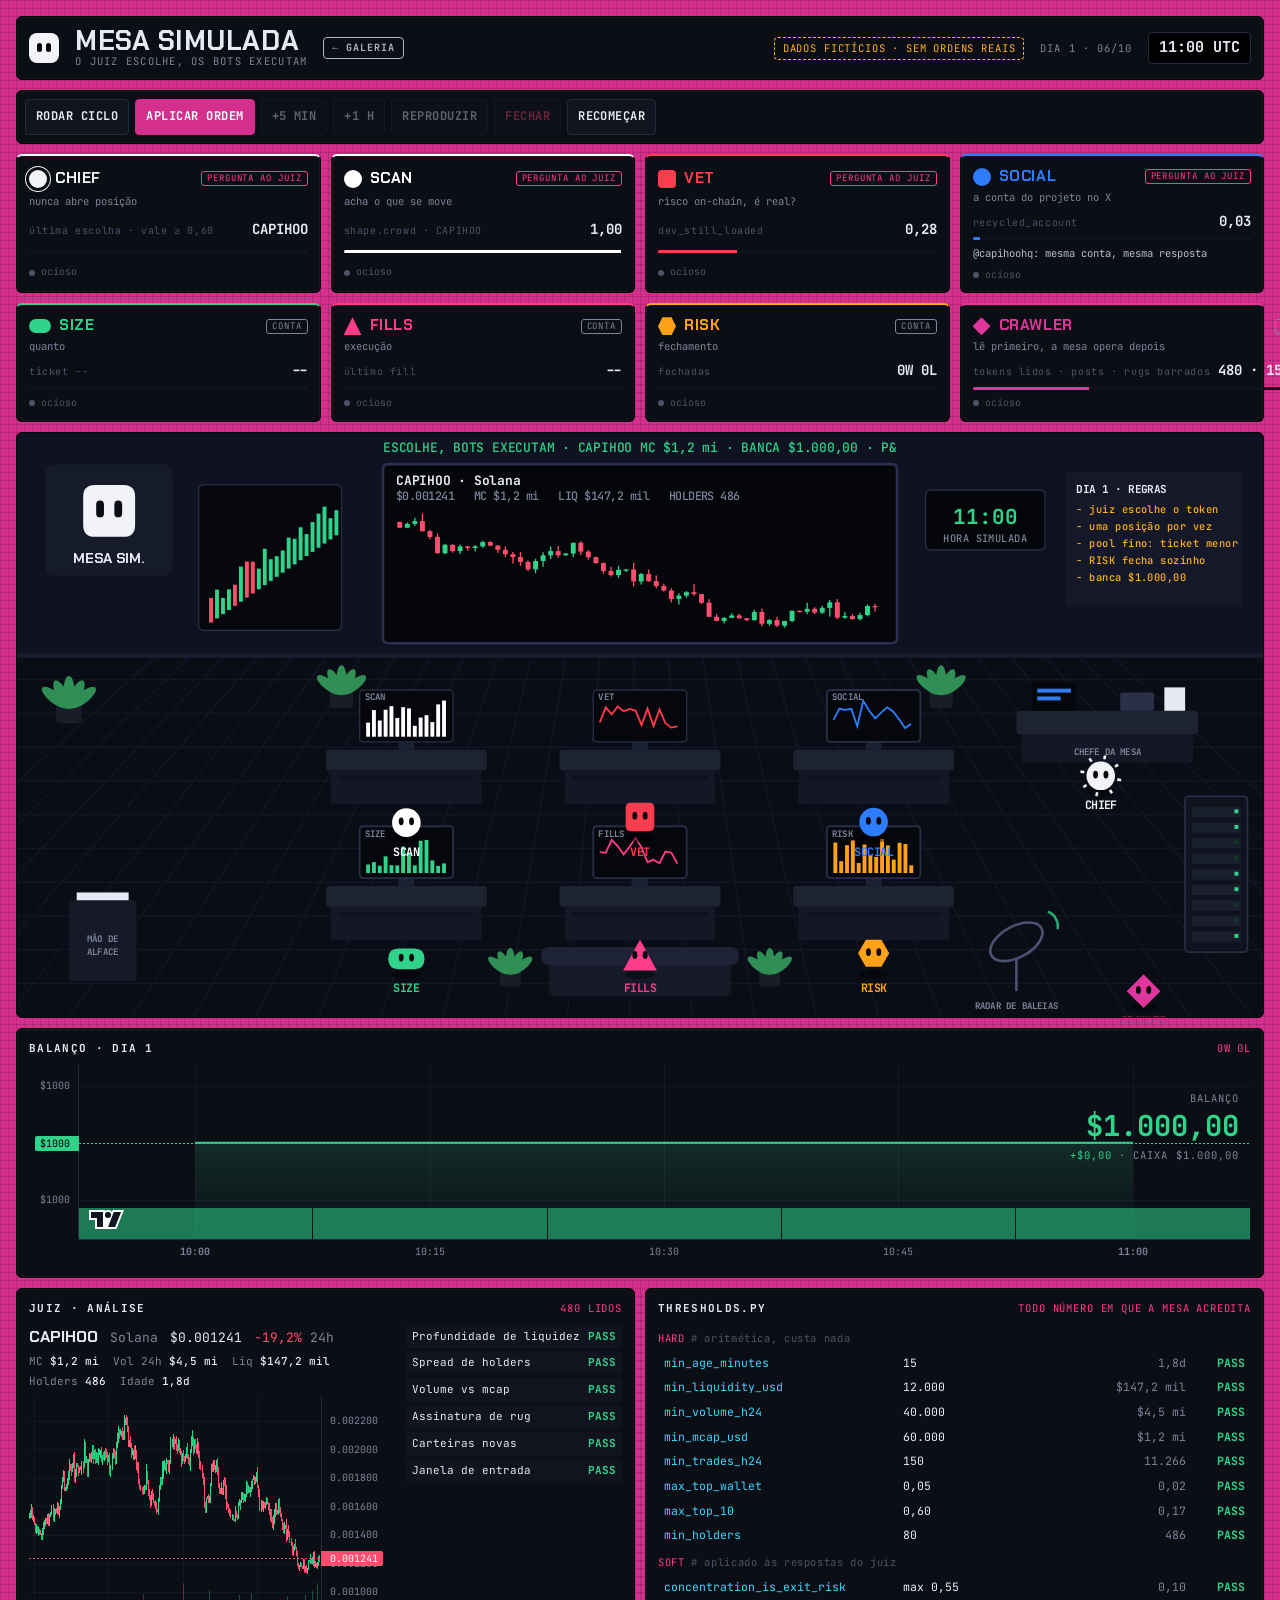
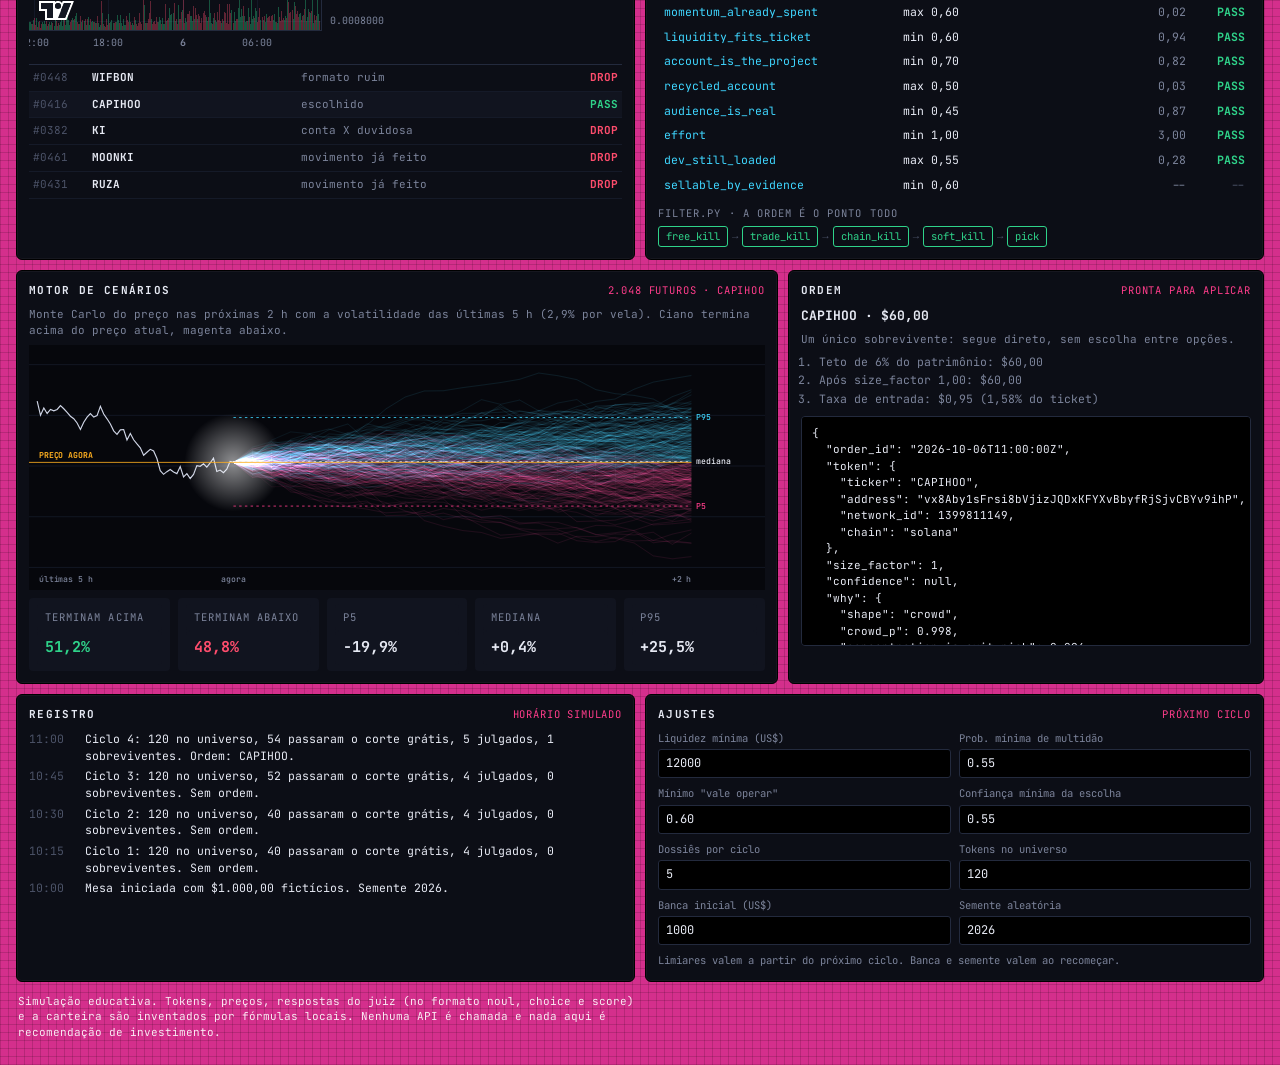
<file: mesa-simulada/index.html>
<!doctype html>
<html lang="pt-BR">
<head>
<meta charset="utf-8">
<meta name="viewport" content="width=device-width, initial-scale=1, viewport-fit=cover">
<title>Mesa Simulada</title>
<meta name="description" content="Mesa de trading com bots animados, funil de memecoins e juiz probabilístico. Simulação com dados fictícios.">
<meta property="og:title" content="Mesa Simulada">
<meta property="og:description" content="Mesa de trading com bots animados, funil de memecoins e juiz probabilístico. Simulação com dados fictícios.">
<meta property="og:image" content="https://lucas-reis-diniz.github.io/mesas-animadas/mesa-simulada/thumb.jpg">
<meta name="theme-color" content="#d42f8c">
<link rel="icon" href="../assets/favicon.svg" type="image/svg+xml">
<link rel="stylesheet" href="../assets/fonts.css">
<style>
html,body{margin:0}
[hidden]{display:none!important}
img{max-width:100%}
a.back{font:700 10px/1 'JetBrains Mono',ui-monospace,monospace;letter-spacing:.1em;text-transform:uppercase;color:inherit;opacity:.75;text-decoration:none;border:1px solid currentColor;border-radius:4px;padding:5px 8px;white-space:nowrap}
a.back:hover{opacity:1}
</style>
<style>
/* Terminal de mesa: moldura magenta, painéis escuros empilhados; assentos em grade, chão da mesa em canvas, gráficos e limiares abaixo */
:root{
  --frame:#d42f8c; --frame-line:rgba(0,0,0,.14);
  --bg:#07080d; --panel:#0c0e16; --panel-2:#11141f; --line:#232a3d; --ink:#e7eaf4; --muted:#7c849b; --dim:#4c5368;
  --up:#2fd38a; --down:#ff4d6d; --warn:#ffb020; --cyan:#3fd6ff;
  --chief:#f2f3f7; --scan:#ffffff; --vet:#ff3b4e; --social:#2f7dff; --size:#2fd38a; --fills:#ff3d8b; --risk:#ffa21a; --crawler:#e0359b;
  --font-display:'Chakra Petch','Segoe UI',system-ui,sans-serif;
  --font-mono:'JetBrains Mono',ui-monospace,'SFMono-Regular',Menlo,Consolas,monospace;
  color-scheme:dark;
}
*{box-sizing:border-box}
body{background:var(--frame);background-image:repeating-linear-gradient(0deg,var(--frame-line) 0 1px,transparent 1px 8px),repeating-linear-gradient(90deg,var(--frame-line) 0 1px,transparent 1px 8px);color:var(--ink);font-family:var(--font-mono);font-size:13px;line-height:1.45}
.wrap{max-width:1320px;margin:0 auto;padding:16px;display:grid;gap:10px}
.panel{background:var(--panel);border:1px solid #000;border-radius:6px;padding:12px;min-width:0;box-shadow:0 0 0 1px rgba(255,255,255,.04) inset}
.eyebrow{font-size:10.5px;letter-spacing:.1em;text-transform:uppercase;color:var(--muted)}
.hd{display:flex;flex-wrap:wrap;gap:4px 12px;align-items:baseline;justify-content:space-between;margin-bottom:8px}
.hd h2{margin:0;font-family:var(--font-mono);font-size:11px;letter-spacing:.12em;text-transform:uppercase;font-weight:700}
.hd .r{font-size:10.5px;letter-spacing:.08em;text-transform:uppercase;color:var(--fills)}
.up{color:var(--up)}.down{color:var(--down)}.warn{color:var(--warn)}.muted{color:var(--muted)}
.num{font-variant-numeric:tabular-nums}

/* barra superior */
.top{display:flex;flex-wrap:wrap;align-items:center;gap:10px 16px;padding:10px 12px}
.mark{width:30px;height:30px;border-radius:8px;background:var(--chief);position:relative;flex:none}
.mark::before,.mark::after{content:"";position:absolute;top:10px;width:5px;height:9px;border-radius:3px;background:#07080d}
.mark::before{left:8px}.mark::after{right:8px}
.brand{font-family:var(--font-display);font-weight:700;font-size:clamp(1.25rem,3.4vw,1.7rem);letter-spacing:.02em;line-height:1;margin:0}
.tagline{font-size:10.5px;letter-spacing:.12em;text-transform:uppercase;color:var(--muted)}
.top .sp{flex:1}
.sim{font-size:10.5px;letter-spacing:.08em;text-transform:uppercase;color:var(--warn);border:1px dashed currentColor;border-radius:4px;padding:3px 8px;white-space:nowrap}
.day{font-size:10.5px;letter-spacing:.1em;color:var(--muted);text-transform:uppercase}
.clock{font-family:var(--font-mono);font-weight:700;font-size:15px;border:1px solid var(--line);background:#000;color:var(--ink);padding:4px 10px;border-radius:4px}

/* controles */
.controls{position:sticky;top:env(safe-area-inset-top,0px);z-index:20;display:flex;flex-wrap:wrap;gap:6px;padding:8px}
button{font:inherit;font-size:12px;font-weight:700;letter-spacing:.04em;text-transform:uppercase;border-radius:4px;border:1px solid var(--line);background:var(--panel-2);color:var(--ink);padding:8px 10px;cursor:pointer}
button:hover:not(:disabled){border-color:var(--frame)}
button.go{background:var(--frame);border-color:var(--frame);color:#fff}
button.danger{color:var(--down)}
button:disabled{opacity:.38;cursor:not-allowed}
button:focus-visible,input:focus-visible,[tabindex]:focus-visible{outline:2px solid var(--cyan);outline-offset:2px}

/* assentos */
.seats{display:grid;grid-template-columns:repeat(4,minmax(0,1fr));gap:10px}
.seat{border-top:2px solid var(--c);display:grid;gap:6px;padding:10px 12px}
.seat .row1{display:flex;align-items:center;gap:8px}
.ico{width:18px;height:18px;flex:none;background:var(--c)}
.ico.circle{border-radius:50%}.ico.sq{border-radius:4px}.ico.tri{clip-path:polygon(50% 0,100% 100%,0 100%)}
.ico.hex{clip-path:polygon(25% 0,75% 0,100% 50%,75% 100%,25% 100%,0 50%)}.ico.pill{border-radius:9px;width:22px;height:14px}
.ico.dia{clip-path:polygon(50% 0,100% 50%,50% 100%,0 50%)}.ico.spk{border-radius:50%;box-shadow:0 0 0 3px var(--panel),0 0 0 4px var(--c)}
.seat .name{font-family:var(--font-display);font-weight:700;font-size:15px;letter-spacing:.04em;color:var(--c)}
.seat .tag{margin-left:auto;font-size:9px;letter-spacing:.1em;color:var(--fills);border:1px solid currentColor;border-radius:3px;padding:0 5px}
.seat .tag.math{color:var(--muted)}
.seat .sub{font-size:10.5px;color:var(--muted);margin-top:-4px}
.seat .metric{display:flex;justify-content:space-between;align-items:baseline;gap:8px}
.seat .metric .l{font-size:10px;color:var(--dim);letter-spacing:.06em;white-space:nowrap;overflow:hidden;text-overflow:ellipsis;min-width:0}
.seat .metric .v{font-weight:700;font-size:14px;font-variant-numeric:tabular-nums;white-space:nowrap}
.meter{height:3px;background:var(--panel-2);border-radius:2px;overflow:hidden}
.meter i{display:block;height:100%;background:var(--c);transition:width .3s}
.seat .st{font-size:10px;color:var(--dim);display:flex;gap:6px;align-items:center;min-height:15px}
.seat .st.on{color:var(--up)}
.seat .st b{width:6px;height:6px;border-radius:50%;background:currentColor;display:inline-block}
.seat .quote{font-size:10.5px;color:var(--ink);opacity:.8;white-space:nowrap;overflow:hidden;text-overflow:ellipsis}

/* chão */
.floorwrap{overflow-x:auto;padding:0;border-radius:6px}
.floorbox{min-width:640px;position:relative}
canvas{display:block;width:100%}

/* blocos */
.row{display:grid;gap:10px;grid-template-columns:minmax(0,1fr)}
@media (min-width:980px){.row.two{grid-template-columns:minmax(0,1fr) minmax(0,1fr)}.row.wide{grid-template-columns:minmax(0,1.6fr) minmax(0,1fr)}}
.chart{height:260px;position:relative}
.chart.bal{height:200px}
.balfig{position:absolute;right:12px;top:26px;text-align:right;z-index:3;pointer-events:none}
.balfig .big{font-weight:700;font-size:clamp(1.3rem,3vw,1.8rem);color:var(--up);font-variant-numeric:tabular-nums}
.empty{position:absolute;inset:0;display:grid;place-items:center;color:var(--muted);text-align:center;padding:16px;pointer-events:none;z-index:2}

.analysis{display:grid;gap:10px;grid-template-columns:minmax(0,1fr)}
@media (min-width:640px){.analysis{grid-template-columns:minmax(0,1fr) 13.5rem}}
.tokhead{display:flex;flex-wrap:wrap;gap:4px 12px;align-items:baseline;margin-bottom:6px}
.tokhead .tk{font-family:var(--font-display);font-weight:700;font-size:16px}
.kv{display:flex;flex-wrap:wrap;gap:4px 14px;font-size:11px;color:var(--muted);margin-bottom:6px}
.kv b{color:var(--ink);font-weight:500}
.check{display:grid;gap:3px;font-size:11px;align-content:start}
.check div{display:flex;justify-content:space-between;gap:8px;padding:4px 6px;background:var(--panel-2);border-radius:3px}
.pass{color:var(--up);font-weight:700}.drop{color:var(--down);font-weight:700}.nd{color:var(--warn);font-weight:700}.na{color:var(--dim)}
.queue{margin-top:8px;max-height:170px;overflow:auto;font-size:11px;border-top:1px solid var(--line)}
.queue div{display:grid;grid-template-columns:3.2rem minmax(0,1fr) minmax(0,1.3fr) 3rem;gap:8px;padding:5px 4px;border-bottom:1px solid #151a28;cursor:pointer}
.queue div:hover,.queue div.sel{background:var(--panel-2)}
.queue .id{color:var(--dim)}
.queue span{overflow:hidden;text-overflow:ellipsis;white-space:nowrap}

.thr{font-size:11.5px;display:grid;gap:2px}
.thr .sec{color:var(--fills);font-size:10.5px;letter-spacing:.06em;margin:6px 0 4px}
.thr .sec i{color:var(--dim);font-style:normal}
.thr .ln{display:grid;grid-template-columns:minmax(0,1.6fr) minmax(0,.9fr) minmax(0,1fr) 3.2rem;gap:8px;padding:3px 6px;border-radius:3px;align-items:center}
.thr .ln .k{color:var(--cyan);overflow:hidden;text-overflow:ellipsis;white-space:nowrap}
.thr .ln .t{color:var(--ink);font-variant-numeric:tabular-nums}
.thr .ln .v{text-align:right;font-variant-numeric:tabular-nums;color:var(--muted)}
.thr .ln .s{text-align:right}
.thr .ln.bad{background:rgba(255,77,109,.14)}
.chain{display:flex;flex-wrap:wrap;gap:4px;align-items:center;margin-top:10px;font-size:10.5px}
.chip{border:1px solid var(--line);border-radius:3px;padding:2px 7px;color:var(--dim)}
.chip.ok{color:var(--up);border-color:var(--up)}
.chip.bad{color:#fff;background:var(--down);border-color:var(--down)}
.chain .ar{color:var(--dim)}

.mcstats{display:grid;grid-template-columns:repeat(auto-fit,minmax(7.5rem,1fr));gap:8px;margin-top:8px}
.mcstats div{background:var(--panel-2);border-radius:4px;padding:6px 8px}
.mcstats .v{font-weight:700;font-size:15px;font-variant-numeric:tabular-nums}

.order .status{font-weight:700;margin:0 0 6px}
.steps{margin:6px 0 0;padding-left:18px;font-size:11.5px;display:grid;gap:2px;color:var(--muted)}
pre.json{font-family:var(--font-mono);font-size:11px;line-height:1.5;background:#000;border:1px solid var(--line);border-radius:4px;padding:8px 10px;margin:8px 0 0;overflow:auto;max-height:230px;color:var(--ink)}
.probs{display:grid;gap:4px;margin-top:6px}
.prob{display:grid;grid-template-columns:4.5rem minmax(0,1fr) 2.6rem;gap:8px;align-items:center;font-size:11px}
.bar{height:6px;background:var(--panel-2);border-radius:3px;overflow:hidden}
.bar i{display:block;height:100%;background:var(--fills)}
.trades{list-style:none;margin:8px 0 0;padding:0;display:grid;gap:4px;font-size:11.5px}
.trades li{display:flex;justify-content:space-between;gap:8px;border-top:1px solid var(--line);padding-top:4px}

.cfg{display:grid;grid-template-columns:repeat(2,minmax(0,1fr));gap:8px}
.cfg label{display:grid;gap:3px;font-size:10.5px;color:var(--muted)}
.cfg input{font:inherit;font-size:12px;color:var(--ink);background:#000;border:1px solid var(--line);border-radius:3px;padding:5px 7px;width:100%;min-width:0}
.note{font-size:10.5px;color:var(--muted);margin:8px 0 0}
.log{list-style:none;margin:0;padding:0;display:grid;gap:4px;font-size:11.5px;max-height:240px;overflow:auto}
.log li{display:grid;grid-template-columns:3rem minmax(0,1fr);gap:8px}
.log time{color:var(--dim)}
footer{font-size:11px;color:#fff;opacity:.9;max-width:90ch;padding:2px 2px 8px}
@media (max-width:760px){.seats{grid-template-columns:repeat(2,minmax(0,1fr))}.wrap{padding:16px}}
@media (prefers-reduced-motion: reduce){*{transition:none!important}}
</style>
</head>
<body>
<div class="wrap">
  <header class="panel top">
    <span class="mark" aria-hidden="true"></span>
    <div>
      <h1 class="brand">MESA SIMULADA</h1>
      <div class="tagline">o juiz escolhe, os bots executam</div>
    </div>
    <a class="back" href="../">&larr; galeria</a><span class="sp"></span>
    <span class="sim">dados fictícios · sem ordens reais</span>
    <span class="day" id="dayTag"></span>
    <span class="clock" id="clock">--:--</span>
  </header>

  <nav class="panel controls" aria-label="Controles da simulação">
    <button id="btnCycle" class="go">Rodar ciclo</button>
    <button id="btnApply">Aplicar ordem</button>
    <button id="btnStep">+5 min</button>
    <button id="btnHour">+1 h</button>
    <button id="btnAuto">Reproduzir</button>
    <button id="btnClose" class="danger">Fechar</button>
    <button id="btnReset">Recomeçar</button>
  </nav>

  <section class="seats" id="seats" aria-label="Assentos da mesa"></section>

  <section class="panel floorwrap" aria-label="Chão da mesa">
    <div class="floorbox" id="floorBox"><canvas id="floor" aria-label="Animação dos bots na mesa"></canvas></div>
  </section>

  <section class="panel" aria-label="Balanço">
    <div class="hd"><h2 id="balTitle">Balanço</h2><span class="r" id="balRight"></span></div>
    <div class="chart bal" id="balChart">
      <div class="balfig"><div class="eyebrow">Balanço</div><div class="big" id="balBig">--</div><div class="eyebrow" id="balSub"></div></div>
    </div>
  </section>

  <div class="row two">
    <section class="panel" aria-label="Análise do juiz">
      <div class="hd"><h2>Juiz · análise</h2><span class="r" id="scanCount"></span></div>
      <div class="analysis">
        <div style="min-width:0">
          <div class="tokhead"><span class="tk" id="aTicker">--</span><span class="muted" id="aChain"></span><span class="num" id="aPrice"></span><span class="num" id="aChange"></span></div>
          <div class="kv" id="aKv"></div>
          <div class="chart" id="anaChart"><div class="empty" id="anaEmpty">Rode um ciclo.</div></div>
        </div>
        <div class="check" id="checklist"></div>
      </div>
      <div class="queue" id="queue" role="list"></div>
    </section>

    <section class="panel" aria-label="Limiares">
      <div class="hd"><h2>thresholds.py</h2><span class="r">todo número em que a mesa acredita</span></div>
      <div class="thr" id="thr"></div>
      <div class="chain" id="chainSteps"></div>
    </section>
  </div>

  <div class="row wide">
    <section class="panel" aria-label="Motor de cenários">
      <div class="hd"><h2>Motor de cenários</h2><span class="r" id="mcRight">2.048 futuros</span></div>
      <p class="muted" style="margin:0 0 6px;font-size:11px" id="mcSub">Monte Carlo do preço nas próximas 2 h, cada linha colorida por onde termina.</p>
      <div class="floorbox" id="mcBox" style="min-width:0"><canvas id="mc"></canvas></div>
      <div class="mcstats" id="mcStats"></div>
    </section>

    <section class="panel order" aria-label="Ordem e carteira">
      <div class="hd"><h2>Ordem</h2><span class="r" id="oTag"></span></div>
      <div id="orderBox"></div>
      <ul class="trades" id="tradeList"></ul>
    </section>
  </div>

  <div class="row two">
    <section class="panel" aria-label="Registro">
      <div class="hd"><h2>Registro</h2><span class="r">horário simulado</span></div>
      <ul class="log" id="log"></ul>
    </section>
    <section class="panel" aria-label="Ajustes">
      <div class="hd"><h2>Ajustes</h2><span class="r">próximo ciclo</span></div>
      <div class="cfg">
        <label for="inLiq">Liquidez mínima (US$)<input id="inLiq" type="number" min="0" step="1000" value="12000"></label>
        <label for="inCrowd">Prob. mínima de multidão<input id="inCrowd" type="number" min="0" max="1" step="0.05" value="0.55"></label>
        <label for="inWorth">Mínimo "vale operar"<input id="inWorth" type="number" min="0" max="1" step="0.05" value="0.60"></label>
        <label for="inConf">Confiança mínima da escolha<input id="inConf" type="number" min="0" max="1" step="0.05" value="0.55"></label>
        <label for="inSlots">Dossiês por ciclo<input id="inSlots" type="number" min="1" max="12" step="1" value="5"></label>
        <label for="inUniverse">Tokens no universo<input id="inUniverse" type="number" min="20" max="400" step="10" value="120"></label>
        <label for="inBank">Banca inicial (US$)<input id="inBank" type="number" min="50" step="50" value="1000"></label>
        <label for="inSeed">Semente aleatória<input id="inSeed" type="number" step="1" value="2026"></label>
      </div>
      <p class="note">Limiares valem a partir do próximo ciclo. Banca e semente valem ao recomeçar.</p>
    </section>
  </div>

  <footer>Simulação educativa. Tokens, preços, respostas do juiz (no formato noul, choice e score) e a carteira são inventados por fórmulas locais. Nenhuma API é chamada e nada aqui é recomendação de investimento.</footer>
</div>

<script src="../assets/lightweight-charts.standalone.production.js"></script>
<script>
(function(){
const $=id=>document.getElementById(id);
const reduceMotion=window.matchMedia&&window.matchMedia('(prefers-reduced-motion: reduce)').matches;

/* ===== aleatoriedade reproduzível (simulação) ===== */
let rand=Math.random;
function mulberry32(a){return function(){a|=0;a=a+0x6D2B79F5|0;let t=Math.imul(a^a>>>15,1|a);t=t+Math.imul(t^t>>>7,61|t)^t;return((t^t>>>14)>>>0)/4294967296;};}
function gauss(){let u=0,v=0;while(u===0)u=rand();while(v===0)v=rand();return Math.sqrt(-2*Math.log(u))*Math.cos(2*Math.PI*v);}
function vgauss(){let u=0,v=0;while(u===0)u=Math.random();while(v===0)v=Math.random();return Math.sqrt(-2*Math.log(u))*Math.cos(2*Math.PI*v);}
const logn=(mu,s)=>Math.exp(mu+s*gauss());
const sig=x=>1/(1+Math.exp(-x));
const clamp=(x,a,b)=>Math.max(a,Math.min(b,x));
const pickOne=a=>a[Math.floor(rand()*a.length)];
function softmax(xs){const m=Math.max(...xs);const e=xs.map(x=>Math.exp(x-m));const s=e.reduce((a,b)=>a+b,0);return e.map(x=>x/s);}
function confOf(ps){const n=ps.length;if(n<2)return 1;const top=Math.max(...ps);return clamp((top-1/n)/(1-1/n),0,1);}

/* ===== formatação ===== */
const nf2=new Intl.NumberFormat('pt-BR',{minimumFractionDigits:2,maximumFractionDigits:2});
const nfc=new Intl.NumberFormat('pt-BR',{notation:'compact',maximumFractionDigits:1});
const nfi=new Intl.NumberFormat('pt-BR');
const fmtUsd=v=>(v<0?'-':'')+'$'+nf2.format(Math.abs(v));
const fmtSigned=v=>(v>=0?'+':'-')+'$'+nf2.format(Math.abs(v));
const fmtC=v=>'$'+nfc.format(v);
const fmtPct=(v,d=1)=>(v>=0?'+':'')+(v*100).toFixed(d).replace('.',',')+'%';
const fmtP=v=>v==null?'--':v.toFixed(2).replace('.',',');
function fmtPrice(p){if(!isFinite(p)||p<=0)return '--';if(p>=1)return p.toFixed(4);const d=Math.min(12,3-Math.floor(Math.log10(p)));return p.toFixed(d);}
function fmtAge(m){return m<60?Math.round(m)+'m':m<1440?(m/60).toFixed(1).replace('.',',')+'h':(m/1440).toFixed(1).replace('.',',')+'d';}
const pad=n=>String(n).padStart(2,'0');
function fmtHM(t){const d=new Date(t*1000);return pad(d.getUTCHours())+':'+pad(d.getUTCMinutes());}

/* ===== constantes do guia ===== */
const START=Math.floor(Date.UTC(2026,9,6,0,0,0)/1000);
const BAR=300;
const CHAINS=[{id:'solana',label:'Solana',net:1399811149,w:.5},{id:'bsc',label:'BSC',net:56,w:.3},{id:'robinhood',label:'Robinhood',net:4663,w:.2}];
const SYL=['MO','PE','KI','TO','ZA','RU','BO','DO','GE','LU','NA','CA','WIF','BON','CAPI','TATU','JABU','SAGUI','MICO','PACA','FROG','NEKO','DUCK','PUMP','MOON','GATO','BOI','URSO','XU','VA','HOOK','DAR'];
const B58='123456789ABCDEFGHJKLMNPQRSTUVWXYZabcdefghijkmnopqrstuvwxyz';
const SOFT=[['concentration_is_exit_risk','max',0.55],['momentum_already_spent','max',0.60],['liquidity_fits_ticket','min',0.60],['account_is_the_project','min',0.70],['recycled_account','max',0.50],['audience_is_real','min',0.45],['effort','min',1.0],['dev_still_loaded','max',0.55],['sellable_by_evidence','min',0.60]];
const KILL={age:'idade',liquidity:'liquidez',volume:'volume',mcap:'market cap',no_pair:'sem par',trades:'poucos trades',no_sells:'sem vendas',top_wallet:'maior carteira',top_10:'top 10',holders:'holders',authority_open:'autoridade aberta',honeypot:'honeypot',concentration_is_exit_risk:'concentração',momentum_already_spent:'movimento já feito',liquidity_fits_ticket:'liquidez x ticket',account_is_the_project:'conta X duvidosa',recycled_account:'conta reciclada',audience_is_real:'audiência falsa',effort:'pouco esforço',dev_still_loaded:'dev carregado',sellable_by_evidence:'vendas não comprovadas',shape:'formato ruim',shape_weak:'multidão fraca',sell_side:'risco de venda'};
const STAGE_KEY={trade:'trade_kill',chain:'chain_kill',soft:'soft_kill'};

let S=null;
function readCfg(){
  const num=(id,d)=>{const v=parseFloat($(id).value);return isFinite(v)?v:d;};
  return {minAge:15,maxAgeH:72,minLiq:num('inLiq',12000),minVol:40000,minMcap:60000,maxMcap:8e6,minTrades:150,maxTopWallet:.05,maxTop10:.60,minHolders:80,
    crowd:num('inCrowd',.55),worth:num('inWorth',.60),conf:num('inConf',.55),slots:Math.round(clamp(num('inSlots',5),1,12)),dexBudget:25,universe:Math.round(clamp(num('inUniverse',120),20,400))};
}
function freshState(){
  const seed=Math.round(parseFloat($('inSeed').value))||1;
  rand=mulberry32(seed);
  const bank=Math.max(50,parseFloat($('inBank').value)||1000);
  S={time:START+10*3600,cash:bank,bank0:bank,pos:null,order:null,orderNote:'',pickAns:null,stats:null,judged:[],inspected:[],viewing:null,
     equity:[],log:[],trades:[],cycles:0,idSeq:0,tickers:new Set(),seed,lastPick:null,lastTicket:null,lastFill:null,
     tot:{scanned:0,posts:0,rugs:0,inspected:0},lastRatio:null};
  recordEquity();
  addLog('Mesa iniciada com '+fmtUsd(bank)+' fictícios. Semente '+seed+'.');
}

/* ===== tokens inventados ===== */
function pickChain(){const r=rand();let acc=0;for(const c of CHAINS){acc+=c.w;if(r<acc)return c;}return CHAINS[0];}
function mkTicker(){for(let k=0;k<60;k++){let s=pickOne(SYL);if(rand()<.6)s+=pickOne(SYL);if(s.length>7)s=s.slice(0,7);if(!S.tickers.has(s)){S.tickers.add(s);return s;}}return 'TK'+Math.floor(rand()*1e5);}
function mkAddr(chain){let s='';if(chain==='solana'){for(let i=0;i<44;i++)s+=B58[Math.floor(rand()*58)];return s;}s='0x';for(let i=0;i<40;i++)s+='0123456789abcdef'[Math.floor(rand()*16)];return s;}
function makeToken(){
  const c=pickChain(),q=gauss();
  const age=Math.exp(rand()*Math.log(6000));
  const mcap=logn(Math.log(300000)+0.4*q,1.3);
  const liq=mcap*clamp(0.06+0.08*rand()+0.03*q,0.008,0.4);
  const vol24=mcap*logn(Math.log(1.1)+0.3*q,0.9)*Math.min(1,age/1440+0.15);
  const holders=Math.max(3,Math.round(logn(Math.log(260)+0.5*q,0.9)*Math.min(1,age/240+0.2)));
  const trades24=Math.max(0,Math.round(vol24/logn(Math.log(420),0.6)));
  const honeypot=c.id==='bsc'?rand()<0.1:(c.id==='robinhood'?(rand()<0.55?'unknown':rand()<0.08):null);
  let share=clamp(sig(0.7*q+0.5*gauss()),0.04,0.96);if(honeypot===true)share=1;
  const share6=honeypot===true?1:clamp(share+0.1*gauss(),0.04,0.96);
  const n1=Math.round(trades24/24*logn(0.2,0.5)),n6=Math.round(trades24/4*logn(0,0.3));
  const ticker=mkTicker(),hasX=rand()<sig(0.4+q);
  return {id:'t'+(++S.idSeq),num:S.idSeq,ticker,chain:c.id,chainLabel:c.label,net:c.net,addr:mkAddr(c.id),age,mcap,liq,vol24,price:mcap/1e9,holders,trades24,
    change:{m5:Math.exp(0.12*gauss())-1,h1:Math.exp(0.15*q+0.35*gauss())-1,h4:Math.exp(0.25*q+0.5*gauss())-1,h24:Math.exp(0.4*q+0.8*gauss())-1},
    buysH1:Math.round(n1*share),sellsH1:n1-Math.round(n1*share),buysH6:Math.round(n6*share6),sellsH6:n6-Math.round(n6*share6),
    topWallet:c.id==='solana'?clamp(logn(Math.log(0.035)-0.25*q,0.55),0.004,0.9):null,
    top10:(c.id==='robinhood'&&rand()<0.6)?null:clamp(0.3+0.12*gauss()-0.08*q,0.08,0.98),
    mint:c.id==='solana'?rand()<0.1:null,freeze:c.id==='solana'?rand()<0.08:null,honeypot,devHold:clamp(logn(Math.log(0.03),0.9),0,0.6),
    xHandle:hasX?'@'+ticker.toLowerCase()+pickOne(['','_sol','token','hq','onchain']):null,q,rug:rand()<sig(-1.6-1.1*q),recycled:rand()<0.12};
}

/* ===== filtros ===== */
function freeKill(t,c){if(t.age<c.minAge||t.age>c.maxAgeH*60)return 'age';if(t.liq<c.minLiq)return 'liquidity';if(t.vol24<c.minVol)return 'volume';if(t.mcap<c.minMcap||t.mcap>c.maxMcap)return 'mcap';return null;}
function tradeKill(t,c){if(t.trades24===0)return 'no_pair';if(t.trades24<c.minTrades)return 'trades';if(t.sellsH1===0&&t.buysH1>20)return 'no_sells';return null;}
function chainKill(t,c){if(t.topWallet!=null&&t.topWallet>c.maxTopWallet)return 'top_wallet';if(t.top10!=null&&t.top10>c.maxTop10)return 'top_10';if(t.holders<c.minHolders)return 'holders';if(t.chain==='solana'&&(t.mint||t.freeze))return 'authority_open';if(t.chain==='bsc'&&t.honeypot===true)return 'honeypot';return null;}

/* ===== juiz fictício no formato do Jev ===== */
function choice(labels,scores){const p=softmax(scores);const probabilities={};labels.forEach((l,i)=>probabilities[l]=+p[i].toFixed(3));const i=p.indexOf(Math.max(...p));return {type:'choice',choice:labels[i],probabilities,confidence:+confOf(p).toFixed(3)};}
const noul=x=>({type:'noul',noul:+clamp(x,0.001,0.999).toFixed(3)});
const score=(v,max)=>({type:'score',score:+clamp(v,0,max).toFixed(2),confidence:+(0.55+0.4*rand()).toFixed(2)});
function judgeToken(t){
  const g=gauss,b1=t.buysH1/Math.max(1,t.buysH1+t.sellsH1),b6=t.buysH6/Math.max(1,t.buysH6+t.sellsH6),ticket=S.bank0*0.06,a={};
  const crowd=0.9*t.q+3*(b1-0.5)+2*(b6-0.5)+0.4*g();
  const one=-0.4*t.q+((t.topWallet??0.04)-0.03)*25+(t.change.h1>0.3&&t.holders<200?0.8:0)+0.4*g();
  const fade=-0.8*t.q+(b1<0.45&&b6<0.45?1.2:0)+0.4*g();
  const early=(t.age<40?1.2:-1)+0.3*g();
  a.shape=choice(['crowd','one_buyer','fading','too_early'],[crowd,one,fade,early].map(x=>x*1.6));
  a.liquidity_fits_ticket=noul(sig(3-120*(ticket/t.liq)+0.3*g()));
  a.momentum_already_spent=noul(sig(1.2*(t.change.h24-3*t.change.h1)-0.3+0.4*g()));
  const conc=noul(sig(6*((t.top10??0.42)-0.42)+30*((t.topWallet??0.035)-0.035)-0.6*Math.log10(t.holders/200)+(t.top10==null?0.5:0)+0.3*g()));
  const dev=noul(sig(18*(t.devHold-0.07)+0.3*g()));
  if(t.chain==='solana'){const open=t.mint||t.freeze;a.authority_risk=choice(['renounced','mint_open','freeze_open','both_open'],[open?-2:3,t.mint?3:-2,t.freeze?3:-2,t.mint&&t.freeze?3.5:-3]);a.concentration_is_exit_risk=conc;a.dev_still_loaded=dev;}
  else if(t.chain==='bsc'){a.sell_side_risk=choice(['clean','flagged','suspicious','unknown'],[(1-b1)>0.15?2.5:0,t.honeypot===true?3:-2,(t.sellsH1<3&&t.buysH1>10)?2.5:-1,t.honeypot==null?1:-1.5]);a.concentration_is_exit_risk=conc;a.pool_quality=score(Math.log10(t.liq/12000)*1.3+0.3*g(),2);}
  else{const hasDist=t.top10!=null,hasHp=t.honeypot!=='unknown';a.data_coverage=choice(['indexed','partial','dark'],[hasDist&&hasHp?3:-1,hasDist!==hasHp?3:-0.5,!hasDist&&!hasHp?3:-1.5]);a.sellable_by_evidence=noul(t.honeypot===true?0.05:sig(10*((1-b1)-0.12)+0.3*g()));a.concentration_is_exit_risk=conc;a.dev_still_loaded=dev;}
  if(t.xHandle){a.account_is_the_project=noul(sig(2.4-3*(t.recycled?1:0)+0.5*g()));a.audience_is_real=noul(sig(0.4+0.9*t.q+0.5*g()));a.recycled_account=noul(sig(-2.6+5*(t.recycled?1:0)+0.4*g()));a.effort=score(1.4+0.8*t.q+0.5*g(),3);}
  return a;
}
function softKill(a,c){
  for(const [name,dir,lim] of SOFT){const x=a[name];if(!x)continue;const v=x.noul!=null?x.noul:x.score;if(v==null)continue;if(dir==='max'&&v>lim)return name;if(dir==='min'&&v<lim)return name;}
  if(a.shape){if(a.shape.choice==='fading'||a.shape.choice==='one_buyer')return 'shape';if(a.shape.probabilities.crowd<c.crowd)return 'shape_weak';}
  if(a.sell_side_risk&&(a.sell_side_risk.choice==='flagged'||a.sell_side_risk.choice==='suspicious'))return 'sell_side';
  return null;
}
function pickSim(surv){
  const sc=surv.map(t=>{const a=t.ans;let s=1.4*a.shape.probabilities.crowd-a.concentration_is_exit_risk.noul-0.7*a.momentum_already_spent.noul;
    if(a.account_is_the_project)s+=0.5*a.account_is_the_project.noul+0.12*a.effort.score-0.5*a.recycled_account.noul;else s-=0.2;
    if(a.data_coverage&&a.data_coverage.choice==='dark')s-=0.3;return s+0.12*gauss();});
  const p=softmax(sc.map(x=>x*4)),i=p.indexOf(Math.max(...p)),probabilities={};
  surv.forEach((t,k)=>probabilities[t.ticker]=+p[k].toFixed(3));
  return {model:'jev-sim',winner:surv[i],answers:{best:{type:'choice',choice:surv[i].ticker,probabilities,confidence:+confOf(p).toFixed(3)},worth_trading_at_all:noul(sig(4*(Math.max(...sc)-0.45)))}};
}

/* ===== SIZE e FILLS ===== */
const lastClose=t=>t.bars?t.bars[t.bars.length-1].close:t.price;
function equityNow(){return S.cash+(S.pos?S.pos.qty*lastClose(S.pos.t):0);}
function sizeTicket(t,sf){
  const steps=[],cap=equityNow()*0.06;let ticket=Math.min(cap,S.cash);
  steps.push('Teto de 6% do patrimônio: '+fmtUsd(cap));
  ticket*=sf;steps.push('Após size_factor '+fmtP(sf)+': '+fmtUsd(ticket));
  const liqCap=t.liq*0.02;if(ticket>liqCap){ticket=liqCap;steps.push('Limitado a 2% da liquidez: '+fmtUsd(ticket));}
  const fee=Math.max(0.0045*ticket,0.95),eff=ticket>0?fee/ticket:1;
  steps.push('Taxa de entrada: '+fmtUsd(fee)+' ('+(eff*100).toFixed(2).replace('.',',')+'% do ticket)');
  if(ticket<=0||eff>0.02){steps.push('Taxa efetiva acima de 2%: FEE_FLOOR, ordem não enviada');return {ticket:0,fee,steps};}
  return {ticket,fee,steps};
}

/* ===== preços inventados ===== */
function buildHistory(t){
  if(t.bars)return;
  const n=clamp(Math.round(t.age/5),2,288),lp=[0];
  for(let i=1;i<n;i++)lp.push(lp[i-1]+gauss()*0.03);
  const target=Math.log(Math.max(0.05,1+t.change.h24))*(n/288),actual=lp[n-1]-lp[0];
  for(let i=0;i<n;i++)lp[i]+=(target-actual)*i/Math.max(1,n-1);
  const base=Math.log(t.price)-lp[n-1],trend=0.8*t.q+0.5*gauss(),w=[];
  for(let i=0;i<n;i++)w.push(Math.exp(trend*(i/n-0.5))*logn(0,0.5));
  const ws=w.reduce((a,b)=>a+b,0),volTot=t.vol24*(n/288);
  t.bars=[];t.vols=[];t.markers=[];
  let prev=Math.exp(base+lp[0])*(1-0.01*Math.abs(gauss()));
  for(let i=0;i<n;i++){
    const time=S.time-(n-1-i)*BAR,close=Math.exp(base+lp[i]),open=prev;
    t.bars.push({time,open,close,high:Math.max(open,close)*(1+Math.abs(gauss())*0.012),low:Math.min(open,close)*(1-Math.abs(gauss())*0.012)});
    t.vols.push({time,value:volTot*w[i]/ws,up:close>=open});prev=close;
  }
}
function stepToken(t){
  const last=t.bars[t.bars.length-1],time=last.time+BAR;
  let lnr=0.004*t.q-0.0015+0.03*gauss();
  if(!t.rugged&&t.rug&&rand()<0.04){t.rugged=true;lnr-=1.8;t.volLevel*=0.04;addLog(t.ticker+': liquidez retirada, preço desaba (rug simulado).','bad');floorEvent('rug',t);}
  if(t.rugged)lnr=Math.min(lnr,0.01);
  const close=last.close*Math.exp(lnr),open=last.close;
  t.volLevel*=Math.exp(-0.012+0.006*t.q+0.12*gauss());
  t.bars.push({time,open,close,high:Math.max(open,close)*(1+Math.abs(gauss())*0.01),low:Math.min(open,close)*(1-Math.abs(gauss())*0.01)});
  t.vols.push({time,value:t.volLevel*logn(0,0.4),up:close>=open});
}
function volRatio(t){
  const v=t.vols;if(!v)return null;const n=v.length;if(n<=72)return null;
  const w=Math.min(n,288);let h24=0,h6=0;for(let i=n-w;i<n;i++)h24+=v[i].value;for(let i=n-72;i<n;i++)h6+=v[i].value;
  const avg6=h24*72/w;return avg6>0?h6/avg6:null;
}

/* ===== ciclo ===== */
function inc(o,k){o[k]=(o[k]||0)+1;}
function runCycle(silent){
  if(S.pos)return;
  const c=readCfg();
  S.time+=900;S.cycles++;S.tickers=new Set();S.order=null;S.pickAns=null;S.orderNote='';
  const universe=[];for(let i=0;i<c.universe;i++)universe.push(makeToken());
  const st={seen:universe.length,free:{},trade:{},chain:{},soft:{},passFree:0,passTrade:0,passChain:0,survivors:0,budget:0};
  const shortlist=universe.slice().sort((a,b)=>b.vol24/b.mcap-a.vol24/a.mcap);
  let dex=c.dexBudget,gt=c.slots;const surv=[],judged=[],inspected=[];
  for(const t of shortlist){
    let k=freeKill(t,c);if(k){inc(st.free,k);continue;}
    st.passFree++;
    if(dex<=0||gt<=0){st.budget++;continue;}
    dex--;inspected.push(t);buildHistory(t);
    k=tradeKill(t,c);if(k){t.killed=k;t.stage='trade';inc(st.trade,k);continue;}
    st.passTrade++;gt--;
    k=chainKill(t,c);if(k){t.killed=k;t.stage='chain';inc(st.chain,k);if(k==='honeypot'||k==='authority_open')S.tot.rugs++;continue;}
    st.passChain++;
    t.ans=judgeToken(t);judged.push(t);if(t.xHandle)S.tot.posts+=10;
    k=softKill(t.ans,c);if(k){t.killed=k;t.stage='soft';inc(st.soft,k);if(k==='sell_side'||k==='sellable_by_evidence')S.tot.rugs++;continue;}
    t.stage='pick';surv.push(t);
  }
  S.tot.scanned+=st.seen;S.tot.inspected+=inspected.length;
  st.survivors=surv.length;S.stats=st;S.judged=judged;S.inspected=inspected;
  let order=null,note='';
  if(!surv.length)note='Nenhum token sobreviveu ao funil. Sem ordem neste ciclo.';
  else if(surv.length===1){order=mkOrder(surv[0],'single-survivor',null);note='Um único sobrevivente: segue direto, sem escolha entre opções.';}
  else{
    const r=pickSim(surv);S.pickAns=r;const w=r.answers.worth_trading_at_all.noul,cf=r.answers.best.confidence;
    if(w<c.worth)note='"Vale operar" em '+fmtP(w)+', abaixo de '+fmtP(c.worth)+'. Todos medianos, sem ordem.';
    else if(cf<c.conf)note='Confiança da escolha em '+fmtP(cf)+', abaixo de '+fmtP(c.conf)+'. Sem favorito, sem ordem.';
    else{order=mkOrder(r.winner,r.model,cf);note='Escolha entre '+surv.length+' sobreviventes.';}
  }
  if(order){order.sizing=sizeTicket(order.t,order.size_factor);if(!order.sizing.ticket)note+=' SIZE devolveu 0: a taxa mínima pesaria demais.';S.lastPick={ticker:order.t.ticker,worth:S.pickAns?S.pickAns.answers.worth_trading_at_all.noul:null,conf:order.json.confidence};}
  S.order=order;S.orderNote=note;
  S.viewing=order?order.t:(judged[0]||inspected[0]||null);
  recordEquity();
  addLog('Ciclo '+S.cycles+': '+st.seen+' no universo, '+st.passFree+' passaram o corte grátis, '+judged.length+' julgados, '+surv.length+' sobreviventes. '+(order&&order.sizing.ticket?'Ordem: '+order.t.ticker+'.':'Sem ordem.'),order&&order.sizing.ticket?'acc':'');
  if(!silent){floorEvent('cycle',{st,judged:judged.length,order});render(true);}
}
function mkOrder(t,model,conf){
  let sf=1;const a=t.ans;
  if(a.data_coverage&&a.data_coverage.choice==='dark')sf*=0.40;
  if(!a.account_is_the_project)sf*=0.60;
  const why={shape:a.shape.choice,crowd_p:a.shape.probabilities.crowd,concentration_is_exit_risk:a.concentration_is_exit_risk.noul};
  if(a.authority_risk)why.authority_risk=a.authority_risk.choice;
  if(a.sell_side_risk)why.sell_side_risk=a.sell_side_risk.choice;
  if(a.data_coverage)why.data_coverage=a.data_coverage.choice;
  if(a.account_is_the_project){why.account_is_the_project=a.account_is_the_project.noul;why.recycled_account=a.recycled_account.noul;why.effort=a.effort.score;}
  return {t,size_factor:+sf.toFixed(2),json:{order_id:new Date(S.time*1000).toISOString().replace('.000',''),token:{ticker:t.ticker,address:t.addr,network_id:t.net,chain:t.chain},size_factor:+sf.toFixed(2),confidence:conf,why,model}};
}

/* ===== carteira ===== */
function recordEquity(){const v=equityNow(),e=S.equity;if(e.length&&e[e.length-1].time===S.time)e[e.length-1].value=v;else e.push({time:S.time,value:v});}
function applyOrder(){
  const o=S.order;if(!o||S.pos)return;
  const t=o.t,sz=sizeTicket(t,o.size_factor);o.sizing=sz;
  if(!sz.ticket){addLog('SIZE devolveu 0 para '+t.ticker+'. Ordem descartada.','warn');S.order=null;render();return;}
  const price=lastClose(t),slip=Math.min(0.15,sz.ticket/t.liq*0.5),fill=price*(1+slip),qty=(sz.ticket-sz.fee)/fill;
  S.cash-=sz.ticket;
  const recent=t.vols.slice(-12);t.volLevel=recent.reduce((a,b)=>a+b.value,0)/recent.length;
  S.pos={t,qty,entry:fill,ticket:sz.ticket,feeIn:sz.fee,openedAt:S.time,slip};
  t.markers.push({time:S.time,position:'belowBar',shape:'arrowUp',color:'#2fd38a',text:'Compra'});
  S.lastTicket={usd:sz.ticket,pct:sz.ticket/(S.cash+sz.ticket)};S.lastFill={side:'in',usd:sz.ticket};
  S.order=null;S.orderNote='';S.viewing=t;recordEquity();
  addLog('Compra simulada de '+t.ticker+': ticket '+fmtUsd(sz.ticket)+', preço '+fmtPrice(fill)+', slippage '+(slip*100).toFixed(2).replace('.',',')+'%.','acc');
  floorEvent('buy',{t,usd:sz.ticket});render(true);
}
function closePos(reason){
  const p=S.pos;if(!p)return;const t=p.t;
  const price=lastClose(t),liqNow=t.liq*Math.sqrt(Math.max(0.01,price/p.entry));
  const gross=p.qty*price,slip=Math.min(0.3,gross/liqNow*0.5),proceeds=gross*(1-slip),fee=Math.max(0.0045*proceeds,0.95);
  const net=Math.max(0,proceeds-fee),pnl=net-p.ticket;
  S.cash+=net;t.markers.push({time:S.time,position:'aboveBar',shape:'arrowDown',color:'#ff4d6d',text:'Venda'});
  S.trades.unshift({ticker:t.ticker,pnl,ret:pnl/p.ticket,reason,mins:(S.time-p.openedAt)/60});
  S.lastFill={side:'out',usd:net,pnl};S.pos=null;recordEquity();
  addLog('Venda de '+t.ticker+' ('+reason+'): '+fmtSigned(pnl)+' ('+fmtPct(pnl/p.ticket)+').',pnl>=0?'ok':'bad');
  floorEvent('sell',{t,pnl,reason});
}
function step(n){
  for(let i=0;i<n;i++){
    if(!S.pos)break;S.time+=BAR;stepToken(S.pos.t);recordEquity();
    const r=volRatio(S.pos.t);S.lastRatio=r;
    if(r!=null&&r<0.20){closePos('RISK: volume 6h em '+fmtP(r)+' da média');break;}
  }
  if(S.pos&&Math.random()<0.3)floorEvent('tick',{r:S.lastRatio});
  render();
}
let autoTimer=null;
function toggleAuto(){if(autoTimer)stopAuto();else{autoTimer=setInterval(()=>{step(1);if(!S.pos)stopAuto();},380);renderButtons();}}
function stopAuto(){if(autoTimer){clearInterval(autoTimer);autoTimer=null;}renderButtons();}
function addLog(text,kind){S.log.unshift({time:S.time,text,kind:kind||''});if(S.log.length>80)S.log.pop();}

/* ===== assentos ===== */
const SEATS=[
  {id:'chief',name:'CHIEF',sub:'nunca abre posição',shape:'spk',color:'#f2f3f7',tag:'JUIZ'},
  {id:'scan',name:'SCAN',sub:'acha o que se move',shape:'circle',color:'#ffffff',tag:'JUIZ'},
  {id:'vet',name:'VET',sub:'risco on-chain, é real?',shape:'sq',color:'#ff3b4e',tag:'JUIZ'},
  {id:'social',name:'SOCIAL',sub:'a conta do projeto no X',shape:'circle',color:'#2f7dff',tag:'JUIZ'},
  {id:'size',name:'SIZE',sub:'quanto',shape:'pill',color:'#2fd38a',tag:'CONTA'},
  {id:'fills',name:'FILLS',sub:'execução',shape:'tri',color:'#ff3d8b',tag:'CONTA'},
  {id:'risk',name:'RISK',sub:'fechamento',shape:'hex',color:'#ffa21a',tag:'CONTA'},
  {id:'crawler',name:'CRAWLER',sub:'lê primeiro, a mesa opera depois',shape:'dia',color:'#e0359b',tag:'COLETA'}];
function buildSeats(){
  $('seats').innerHTML=SEATS.map(s=>'<article class="panel seat" style="--c:'+s.color+'" id="seat-'+s.id+'">'+
    '<div class="row1"><span class="ico '+s.shape+'"></span><span class="name">'+s.name+'</span><span class="tag'+(s.tag==='JUIZ'?'':' math')+'">'+(s.tag==='JUIZ'?'PERGUNTA AO JUIZ':s.tag)+'</span></div>'+
    '<div class="sub">'+s.sub+'</div>'+
    '<div class="metric"><span class="l" data-k="l"></span><span class="v" data-k="v"></span></div>'+
    '<div class="meter"><i data-k="m" style="width:0"></i></div>'+
    '<div class="st" data-k="st"><b></b><span>ocioso</span></div></article>').join('');
}
function setSeat(id,l,v,m,extra){
  const el=$('seat-'+id);if(!el)return;
  el.querySelector('[data-k="l"]').textContent=l;
  el.querySelector('[data-k="v"]').innerHTML=v;
  el.querySelector('[data-k="m"]').style.width=clamp(m||0,0,1)*100+'%';
  let q=el.querySelector('.quote');
  if(extra){if(!q){q=document.createElement('div');q.className='quote';el.insertBefore(q,el.querySelector('[data-k="st"]'));}q.textContent=extra;}else if(q)q.remove();
}
function renderSeats(){
  const t=S.viewing,a=t&&t.ans;
  setSeat('chief','última escolha · vale ≥ 0,60',S.lastPick?S.lastPick.ticker:'--',S.lastPick&&S.lastPick.worth!=null?S.lastPick.worth:0);
  setSeat('scan','shape.crowd · '+(t?t.ticker:'--'),a?fmtP(a.shape.probabilities.crowd):'--',a?a.shape.probabilities.crowd:0);
  const vv=a?(a.dev_still_loaded||a.concentration_is_exit_risk):null;
  setSeat('vet',a&&a.dev_still_loaded?'dev_still_loaded':'concentration_risk',vv?fmtP(vv.noul):'--',vv?vv.noul:0);
  setSeat('social','recycled_account',a&&a.recycled_account?fmtP(a.recycled_account.noul):'sem conta',a&&a.recycled_account?a.recycled_account.noul:0,t&&t.xHandle?t.xHandle+': mesma conta, mesma resposta':null);
  setSeat('size','ticket '+(S.lastTicket?(S.lastTicket.pct*100).toFixed(1).replace('.',',')+'% da banca':'--'),S.lastTicket?fmtUsd(S.lastTicket.usd):'--',S.lastTicket?S.lastTicket.pct/0.06:0);
  const lf=S.lastFill;
  setSeat('fills','último fill',lf?(lf.side==='in'?'entrada '+fmtUsd(lf.usd):'saída <span class="'+(lf.pnl>=0?'up':'down')+'">'+fmtSigned(lf.pnl)+'</span>'):'--',lf?1:0);
  const w=S.trades.filter(x=>x.pnl>=0).length,l=S.trades.length-w;
  setSeat('risk',S.pos?'vol 6h / média · fecha < 0,20':'fechadas',S.pos?(S.lastRatio==null?'medindo':fmtP(S.lastRatio)):w+'W '+l+'L',S.pos&&S.lastRatio!=null?S.lastRatio/1.5:(S.trades.length?w/S.trades.length:0));
  setSeat('crawler','tokens lidos · posts · rugs barrados',nfi.format(S.tot.scanned)+' · '+nfi.format(S.tot.posts)+' · '+S.tot.rugs,Math.min(1,S.cycles/12));
}
function renderSeatStatus(){
  for(const s of SEATS){
    const b=BOTS[s.id],el=$('seat-'+s.id);if(!el||!b)continue;
    const st=el.querySelector('[data-k="st"]');
    const moving=b.cur&&Math.hypot(b.tx-b.x,b.ty-b.y)>2,busy=!!b.cur;
    const txt=moving?'em movimento':busy?'digitando':'ocioso';
    if(st.dataset.v!==txt){st.dataset.v=txt;st.querySelector('span').textContent=txt;st.classList.toggle('on',busy);}
  }
}

/* ===== chão da mesa (canvas) ===== */
const FW=960,FH=450;
const fc=$('floor'),fx=fc.getContext('2d');
let fScale=1,fDpr=1;
const DESKS={scan:[300,250],vet:[480,250],social:[660,250],size:[300,355],fills:[480,355],risk:[660,355]};
const HOME={chief:[835,262],crawler:[868,428]};
const WALL=[480,192];
const BOTS={};
function initBots(){
  SEATS.forEach(s=>{const h=DESKS[s.id]?[DESKS[s.id][0],DESKS[s.id][1]+48]:HOME[s.id];BOTS[s.id]={...s,hx:h[0],hy:h[1],x:h[0],y:h[1],tx:h[0],ty:h[1],queue:[],cur:null,bubble:'',bubbleUntil:0,waitUntil:0,phase:Math.random()*6};});
  // monitores das mesas
  Object.keys(DESKS).forEach(k=>{DESKS[k].data=Array.from({length:14},()=>0.2+Math.random()*0.8);DESKS[k].kind=Math.random()<.5?'bars':'line';});
}
function act(id,steps){const b=BOTS[id];if(b)b.queue.push(...steps);}
function floorEvent(type,d){
  if(type==='cycle'){
    const st=d.st;
    act('crawler',[{to:[WALL[0]-130,WALL[1]],say:'lendo '+st.seen+' tokens',wait:900},{to:'home'}]);
    act('scan',[{to:[WALL[0]-50,WALL[1]+4],say:'corte grátis: '+st.passFree,wait:900},{to:'home'}]);
    act('vet',[{to:'home',say:'fatos: '+st.passChain+' passam',wait:1400}]);
    act('social',[{to:'home',say:d.judged?'lendo contas no X':'nada para ler',wait:1400}]);
    act('chief',[{to:[WALL[0]+60,WALL[1]+6],say:d.order?'escolha: '+d.order.t.ticker:'sem ordem hoje',wait:1600},{to:'home'}]);
  }else if(type==='buy'){
    act('size',[{to:'home',say:'ticket '+fmtUsd(d.usd),wait:1300}]);
    act('fills',[{to:[WALL[0]+20,WALL[1]+10],say:'compra '+d.t.ticker,wait:1000},{to:'home'}]);
    act('risk',[{to:'home',say:'relógio iniciado',wait:1200}]);
  }else if(type==='sell'){
    act('risk',[{to:[WALL[0]-20,WALL[1]+8],say:d.reason.startsWith('RISK')?'FECHA':'fechado',wait:1100},{to:'home'}]);
    act('fills',[{to:'home',say:'saída '+fmtSigned(d.pnl),wait:1500}]);
  }else if(type==='rug'){
    act('vet',[{to:[WALL[0]-80,WALL[1]+6],say:'rug em '+d.ticker,wait:1200},{to:'home'}]);
  }else if(type==='tick'){
    act('risk',[{to:'home',say:d.r==null?'medindo volume':'vol 6h '+fmtP(d.r),wait:900}]);
  }
}
function updateBots(dt,now){
  for(const id in BOTS){
    const b=BOTS[id];
    if(!b.cur&&b.queue.length){b.cur=b.queue.shift();const to=b.cur.to==='home'?[b.hx,b.hy]:b.cur.to;b.tx=to[0];b.ty=to[1];b.waitUntil=0;
      if(b.cur.say){b.bubble=b.cur.say;b.bubbleUntil=now+(b.cur.wait||1000)+2200;}}
    if(reduceMotion){b.x=b.tx;b.y=b.ty;}
    else{const dx=b.tx-b.x,dy=b.ty-b.y,d=Math.hypot(dx,dy),sp=180*dt;if(d>sp){b.x+=dx/d*sp;b.y+=dy/d*sp;}else{b.x=b.tx;b.y=b.ty;}}
    if(b.cur&&b.x===b.tx&&b.y===b.ty){if(!b.waitUntil)b.waitUntil=now+(b.cur.wait||0);if(now>=b.waitUntil)b.cur=null;}
  }
}
function rr(c,x,y,w,h,r){c.beginPath();c.moveTo(x+r,y);c.lineTo(x+w-r,y);c.quadraticCurveTo(x+w,y,x+w,y+r);c.lineTo(x+w,y+h-r);c.quadraticCurveTo(x+w,y+h,x+w-r,y+h);c.lineTo(x+r,y+h);c.quadraticCurveTo(x,y+h,x,y+h-r);c.lineTo(x,y+r);c.quadraticCurveTo(x,y,x+r,y);c.closePath();}
function sizeCanvas(cv,box,H,W){const w=box.clientWidth;if(!w)return 1;const d=window.devicePixelRatio||1;cv.style.height=(w*H/W)+'px';cv.width=Math.round(w*d);cv.height=Math.round(w*H/W*d);return {s:w/W,d};}
function resizeFloor(){const r=sizeCanvas(fc,$('floorBox'),FH,FW);if(r&&r.s){fScale=r.s;fDpr=r.d;}}
const wallCandles=Array.from({length:22},(_,i)=>({h:10+Math.random()*30,up:Math.random()<.68}));
let tapeX=0,lastMon=0;
function plant(c,x,y,s){c.fillStyle='#1a1d28';rr(c,x-9*s,y,18*s,16*s,3);c.fill();c.fillStyle='#2f8f55';for(let i=0;i<5;i++){c.beginPath();c.ellipse(x+(i-2)*5*s,y-6*s-Math.abs(i-2)*-2*s,4*s,11*s,(i-2)*0.45,0,Math.PI*2);c.fill();}}
function drawBot(c,b,now){
  const bob=reduceMotion?0:Math.sin(now/280+b.phase)*2.2,x=b.x,y=b.y+bob,r=11;
  c.fillStyle='rgba(0,0,0,.45)';c.beginPath();c.ellipse(b.x,b.y+14,11,3.5,0,0,Math.PI*2);c.fill();
  c.fillStyle=b.color;c.beginPath();
  if(b.shape==='sq'){rr(c,x-r,y-r,2*r,2*r,4);}
  else if(b.shape==='tri'){c.moveTo(x,y-r-2);c.lineTo(x+r+2,y+r);c.lineTo(x-r-2,y+r);c.closePath();}
  else if(b.shape==='hex'){for(let i=0;i<6;i++){const a=Math.PI/3*i;c.lineTo(x+Math.cos(a)*(r+1),y+Math.sin(a)*(r+1));}c.closePath();}
  else if(b.shape==='pill'){rr(c,x-r-3,y-r+3,2*r+6,2*r-6,8);}
  else if(b.shape==='dia'){c.moveTo(x,y-r-2);c.lineTo(x+r+2,y);c.lineTo(x,y+r+2);c.lineTo(x-r-2,y);c.closePath();}
  else c.arc(x,y,r,0,Math.PI*2);
  c.fill();
  if(b.shape==='spk'){c.strokeStyle=b.color;c.lineWidth=2;for(let i=0;i<8;i++){const a=Math.PI/4*i+now/2000;c.beginPath();c.moveTo(x+Math.cos(a)*(r+2),y+Math.sin(a)*(r+2));c.lineTo(x+Math.cos(a)*(r+5),y+Math.sin(a)*(r+5));c.stroke();}}
  c.fillStyle='#07080d';c.beginPath();c.ellipse(x-4,y-1,1.9,3,0,0,Math.PI*2);c.ellipse(x+4,y-1,1.9,3,0,0,Math.PI*2);c.fill();
  c.font='700 9px "JetBrains Mono", monospace';c.textAlign='center';c.fillStyle=b.color;c.fillText(b.name,b.x,b.y+28);
  if(b.bubble&&now<b.bubbleUntil){
    c.font='500 10px "JetBrains Mono", monospace';const tw=c.measureText(b.bubble).width+12;
    const bx=clamp(x-tw/2,4,FW-tw-4),by=y-38;
    c.fillStyle='#0c0e16';c.strokeStyle=b.color;c.lineWidth=1;rr(c,bx,by,tw,18,4);c.fill();c.stroke();
    c.fillStyle='#e7eaf4';c.textAlign='left';c.fillText(b.bubble,bx+6,by+12.5);
  }
}
function drawFloor(now){
  const c=fx;c.setTransform(fScale*fDpr,0,0,fScale*fDpr,0,0);
  // parede e chão
  c.fillStyle='#0b0d16';c.fillRect(0,0,FW,FH);
  c.fillStyle='#0f1220';c.fillRect(0,0,FW,172);
  c.fillStyle='#1a1f33';c.fillRect(0,170,FW,3);
  c.strokeStyle='#121627';c.lineWidth=1;
  for(let y=190;y<FH;y+=26){c.beginPath();c.moveTo(0,y);c.lineTo(FW,y);c.stroke();}
  for(let x=-200;x<FW+200;x+=48){c.beginPath();c.moveTo(FW/2+(x-FW/2)*0.55,173);c.lineTo(x,FH);c.stroke();}
  // placa da marca
  c.fillStyle='#161b2c';rr(c,22,24,98,86,8);c.fill();
  c.fillStyle='#f2f3f7';rr(c,51,40,40,40,9);c.fill();c.fillStyle='#0b0d16';rr(c,61,52,6,13,3);c.fill();rr(c,75,52,6,13,3);c.fill();
  c.font='700 11px "Chakra Petch", sans-serif';c.fillStyle='#e7eaf4';c.textAlign='center';c.fillText('MESA SIM.',71,100);
  // painel lateral com velas
  c.fillStyle='#06070c';c.strokeStyle='#262d45';rr(c,140,40,110,112,4);c.fill();c.stroke();
  wallCandles.forEach((k,i)=>{c.fillStyle=k.up?'#2fd38a':'#ff4d6d';const x=148+i*4.6,y=140-(i*3.2)-k.h*0.6;c.fillRect(x,y,3,k.h*0.6+6);});
  // fita
  const t=S&&S.viewing;
  const tape=(t?'JUIZ ESCOLHE, BOTS EXECUTAM · '+t.ticker+' MC '+fmtC(lastClose(t)*1e9)+' · BANCA '+fmtUsd(equityNow())+' · P&L '+fmtSigned(equityNow()-S.bank0)+' · TICKETS '+S.trades.length+' · ':'JUIZ ESCOLHE, BOTS EXECUTAM · RODE UM CICLO · ');
  c.save();c.beginPath();c.rect(282,4,396,16);c.clip();c.font='500 10px "JetBrains Mono", monospace';c.textAlign='left';c.fillStyle='#2fd38a';
  const tw=c.measureText(tape).width;if(!reduceMotion)tapeX=(tapeX+0.6)%tw;for(let x=282-tapeX;x<680;x+=tw)c.fillText(tape,x,15);c.restore();
  // telão
  c.fillStyle='#05060a';c.strokeStyle='#2a3150';c.lineWidth=2;rr(c,282,24,396,138,4);c.fill();c.stroke();
  c.textAlign='left';c.font='700 10px "JetBrains Mono", monospace';c.fillStyle='#e7eaf4';
  if(t&&t.bars){
    c.fillText(t.ticker+' · '+t.chainLabel,292,40);c.fillStyle='#7c849b';c.font='500 9px "JetBrains Mono", monospace';
    c.fillText('$'+fmtPrice(lastClose(t))+'   MC '+fmtC(lastClose(t)*1e9)+'   LIQ '+fmtC(t.liq)+'   HOLDERS '+t.holders,292,52);
    const bars=t.bars.slice(-64),lo=Math.min(...bars.map(b=>b.low)),hi=Math.max(...bars.map(b=>b.high)),Y=v=>150-(Math.log(v)-Math.log(lo))/Math.max(1e-9,Math.log(hi)-Math.log(lo))*88,bw=372/bars.length;
    bars.forEach((b,i)=>{const x=292+i*bw,col=b.close>=b.open?'#2fd38a':'#ff4d6d';c.strokeStyle=col;c.lineWidth=1;c.beginPath();c.moveTo(x+bw/2,Y(b.high));c.lineTo(x+bw/2,Y(b.low));c.stroke();c.fillStyle=col;const y1=Y(Math.max(b.open,b.close)),y2=Y(Math.min(b.open,b.close));c.fillRect(x+1,y1,Math.max(1,bw-2),Math.max(1,y2-y1));});
    if(S.pos&&S.pos.t===t){c.strokeStyle='#ff3d8b';c.setLineDash([4,3]);c.beginPath();c.moveTo(292,Y(S.pos.entry));c.lineTo(664,Y(S.pos.entry));c.stroke();c.setLineDash([]);}
  }else{c.fillStyle='#7c849b';c.fillText('aguardando o primeiro ciclo',292,90);}
  // relógio e quadro de regras
  c.fillStyle='#05060a';c.strokeStyle='#262d45';c.lineWidth=1;rr(c,700,44,92,46,4);c.fill();c.stroke();
  c.font='700 16px "JetBrains Mono", monospace';c.fillStyle='#2fd38a';c.textAlign='center';c.fillText(S?fmtHM(S.time):'--:--',746,70);
  c.font='500 8px "JetBrains Mono", monospace';c.fillStyle='#7c849b';c.fillText('HORA SIMULADA',746,84);
  c.fillStyle='#141828';rr(c,808,30,136,104,4);c.fill();
  c.textAlign='left';c.font='700 8.5px "JetBrains Mono", monospace';c.fillStyle='#e7eaf4';c.fillText('DIA '+(S?Math.floor((S.time-START)/86400)+1:1)+' · REGRAS',816,46);
  c.font='500 8px "JetBrains Mono", monospace';c.fillStyle='#ffb020';
  ['juiz escolhe o token','uma posição por vez','pool fino: ticket menor','RISK fecha sozinho','banca '+(S?fmtUsd(equityNow()):'--')].forEach((l,i)=>c.fillText('- '+l,816,62+i*13));
  // monitores das mesas
  if(now-lastMon>600&&!reduceMotion){lastMon=now;Object.keys(DESKS).forEach(k=>{const d=DESKS[k].data;d.shift();d.push(0.15+Math.random()*0.85);});}
  for(const k in DESKS){
    const [cx,cy]=DESKS[k],seat=SEATS.find(s=>s.id===k);
    c.fillStyle='#1b2032';c.fillRect(cx-6,cy-14,12,8);
    c.fillStyle='#06070c';c.strokeStyle='#262d45';rr(c,cx-36,cy-52,72,40,3);c.fill();c.stroke();
    const d=DESKS[k].data;c.fillStyle=seat.color;c.strokeStyle=seat.color;
    if(DESKS[k].kind==='bars'){d.forEach((v,i)=>c.fillRect(cx-31+i*4.5,cy-16-v*28,3,v*28));}
    else{c.lineWidth=1.4;c.beginPath();d.forEach((v,i)=>{const x=cx-31+i*4.6,y=cy-16-v*28;i?c.lineTo(x,y):c.moveTo(x,y);});c.stroke();}
    c.font='700 7px "JetBrains Mono", monospace';c.fillStyle='#7c849b';c.textAlign='left';c.fillText(seat.name,cx-32,cy-44);
    c.fillStyle='#1e2334';rr(c,cx-62,cy-6,124,16,3);c.fill();
    c.fillStyle='#141826';c.fillRect(cx-58,cy+10,116,26);
    c.fillStyle='#0f1220';c.fillRect(cx-52,cy+14,104,3);
  }
  // mesa do chefe
  c.fillStyle='#1e2334';rr(c,770,214,140,18,3);c.fill();c.fillStyle='#141826';c.fillRect(774,232,132,22);
  c.fillStyle='#06070c';rr(c,782,192,34,22,2);c.fill();c.fillStyle='#2f7dff';c.fillRect(786,197,26,3);c.fillRect(786,203,18,3);
  c.fillStyle='#2a3048';rr(c,850,200,26,14,2);c.fill();c.fillStyle='#e7eaf4';c.fillRect(884,196,16,18);
  c.font='700 7px "JetBrains Mono", monospace';c.fillStyle='#7c849b';c.textAlign='center';c.fillText('CHEFE DA MESA',840,248);
  // rack
  c.fillStyle='#10131d';c.strokeStyle='#262d45';rr(c,900,280,48,120,3);c.fill();c.stroke();
  for(let i=0;i<9;i++){c.fillStyle='#1a1f30';c.fillRect(905,288+i*12,38,8);c.fillStyle=(Math.sin(now/300+i*1.7)>0.2||reduceMotion)?'#2fd38a':'#0f3a27';c.fillRect(938,290+i*12,3,3);}
  // sofá, plantas, radar, lixeira
  c.fillStyle='#161a28';rr(c,410,404,140,30,6);c.fill();c.fillStyle='#1d2234';rr(c,404,396,152,14,6);c.fill();
  plant(c,250,196,1);plant(c,712,196,1);plant(c,380,412,0.9);plant(c,580,412,0.9);plant(c,40,206,1.1);
  c.strokeStyle='#4a5272';c.lineWidth=2;c.beginPath();c.ellipse(770,392,22,12,-0.5,0,Math.PI*2);c.stroke();
  c.beginPath();c.moveTo(770,404);c.lineTo(770,430);c.stroke();
  if(!reduceMotion){const p=(now/900)%1;c.strokeStyle='rgba(47,211,138,'+(1-p)+')';c.beginPath();c.arc(790,380,8+p*18,-1.2,0.2);c.stroke();}
  c.font='700 7px "JetBrains Mono", monospace';c.fillStyle='#7c849b';c.textAlign='center';c.fillText('RADAR DE BALEIAS',770,444);
  c.fillStyle='#161a28';rr(c,40,360,52,62,3);c.fill();c.fillStyle='#e7eaf4';c.fillRect(46,354,40,6);
  c.font='700 7px "JetBrains Mono", monospace';c.fillStyle='#7c849b';c.fillText('MÃO DE',66,392);c.fillText('ALFACE',66,402);
  // bots por profundidade
  Object.values(BOTS).sort((a,b)=>a.y-b.y).forEach(b=>drawBot(c,b,now));
}
let lastT=performance.now(),lastSeat=0;
function loop(now){
  const dt=Math.min(0.05,(now-lastT)/1000);lastT=now;
  if(!document.hidden&&S){updateBots(dt,now);drawFloor(now);if(now-lastSeat>250){lastSeat=now;renderSeatStatus();}}
  requestAnimationFrame(loop);
}

/* ===== motor de cenários ===== */
const MW=900,MH=300,mcCv=$('mc'),mcx=mcCv.getContext('2d');let mScale=1,mDpr=1,mcKey='',mcRes=null;
function resizeMC(){const r=sizeCanvas(mcCv,$('mcBox'),MH,MW);if(r&&r.s){mScale=r.s;mDpr=r.d;}drawMC();}
function runMC(t){
  if(!t||!t.bars||t.bars.length<6)return null;
  const b=t.bars.slice(-60),rets=[];for(let i=1;i<b.length;i++)rets.push(Math.log(b[i].close/b[i-1].close));
  const m=rets.reduce((a,x)=>a+x,0)/rets.length,sd=clamp(Math.sqrt(rets.reduce((a,x)=>a+(x-m)*(x-m),0)/Math.max(1,rets.length-1)),0.004,0.15);
  const N=2048,STEPS=24,DRAW=380,p0=b[b.length-1].close,ends=new Float64Array(N),paths=[];
  for(let i=0;i<N;i++){let p=0;const arr=i<DRAW?[0]:null;for(let s=0;s<STEPS;s++){p+=sd*vgauss();if(arr)arr.push(p);}ends[i]=Math.exp(p)*p0;if(arr)paths.push(arr);}
  const ref=S.pos&&S.pos.t===t?S.pos.entry:p0;
  let up=0;for(let i=0;i<N;i++)if(ends[i]>ref)up++;
  const sorted=Array.from(ends).sort((a,b)=>a-b),q=f=>sorted[Math.floor(f*(N-1))];
  return {t,paths,p0,ref,sd,up:up/N,p5:q(0.05),p50:q(0.5),p95:q(0.95),hist:b.map(x=>x.close),held:S.pos&&S.pos.t===t};
}
function drawMC(){
  const c=mcx;c.setTransform(mScale*mDpr,0,0,mScale*mDpr,0,0);c.globalCompositeOperation='source-over';
  c.fillStyle='#06070c';c.fillRect(0,0,MW,MH);
  const r=mcRes;
  if(!r){c.fillStyle='#7c849b';c.font='500 12px "JetBrains Mono", monospace';c.textAlign='center';c.fillText('Rode um ciclo para projetar cenários.',MW/2,MH/2);return;}
  const x0=250,x1=MW-90,top=24,bot=MH-28,lnP0=Math.log(r.p0);
  const allLog=r.hist.map(v=>Math.log(v)).concat([Math.log(r.p5),Math.log(r.p95),Math.log(r.ref)]);
  let lo=Math.min(...allLog),hi=Math.max(...allLog);r.paths.forEach(p=>{const v=lnP0+p[p.length-1];if(v<lo)lo=v;if(v>hi)hi=v;});
  const pad=(hi-lo)*0.06||0.01;lo-=pad;hi+=pad;
  const Y=lv=>bot-(lv-lo)/(hi-lo)*(bot-top);
  c.strokeStyle='#141a29';c.lineWidth=1;for(let i=0;i<=4;i++){const y=top+i*(bot-top)/4;c.beginPath();c.moveTo(0,y);c.lineTo(MW,y);c.stroke();}
  c.strokeStyle='#cfd5e6';c.lineWidth=1.4;c.beginPath();r.hist.forEach((v,i)=>{const x=10+i*(x0-10)/(r.hist.length-1),y=Y(Math.log(v));i?c.lineTo(x,y):c.moveTo(x,y);});c.stroke();
  c.globalCompositeOperation='lighter';
  const lnRef=Math.log(r.ref),span=Math.max(0.02,(hi-lo)/2);
  r.paths.forEach(p=>{const e=lnP0+p[p.length-1]-lnRef,k=clamp(0.5+e/span,0,1);
    const col=k>=0.5?'63,214,255':'255,61,139';c.strokeStyle='rgba('+col+','+(0.06+Math.abs(k-0.5)*0.12).toFixed(3)+')';c.lineWidth=1;
    c.beginPath();p.forEach((v,s)=>{const x=x0+s*(x1-x0)/(p.length-1),y=Y(lnP0+v);s?c.lineTo(x,y):c.moveTo(x,y);});c.stroke();});
  c.globalCompositeOperation='source-over';
  const g=c.createRadialGradient(x0,Y(lnP0),0,x0,Y(lnP0),60);g.addColorStop(0,'rgba(255,255,255,.55)');g.addColorStop(1,'rgba(255,255,255,0)');c.fillStyle=g;c.beginPath();c.arc(x0,Y(lnP0),60,0,Math.PI*2);c.fill();
  [[r.p95,'#3fd6ff','P95'],[r.p50,'#e7eaf4','mediana'],[r.p5,'#ff3d8b','P5']].forEach(([v,col,l])=>{const y=Y(Math.log(v));c.strokeStyle=col;c.setLineDash([3,4]);c.beginPath();c.moveTo(x0,y);c.lineTo(x1,y);c.stroke();c.setLineDash([]);c.fillStyle=col;c.font='500 10px "JetBrains Mono", monospace';c.textAlign='left';c.fillText(l,x1+6,y+3);});
  const yr=Y(lnRef);c.strokeStyle='#ffb020';c.lineWidth=1;c.beginPath();c.moveTo(0,yr);c.lineTo(x1,yr);c.stroke();
  c.fillStyle='#ffb020';c.font='700 10px "JetBrains Mono", monospace';c.textAlign='left';c.fillText(r.held?'ENTRADA':'PREÇO AGORA',12,yr-5);
  c.fillStyle='#7c849b';c.font='500 10px "JetBrains Mono", monospace';c.fillText('últimas 5 h',12,MH-10);c.textAlign='right';c.fillText('+2 h',x1,MH-10);
  c.textAlign='center';c.fillText('agora',x0,MH-10);
}
function updateMC(){
  const t=S.viewing,key=t?t.id+':'+(t.bars?t.bars.length:0)+':'+(S.pos&&S.pos.t===t?1:0):'none';
  if(key!==mcKey){mcKey=key;mcRes=runMC(t);drawMC();}
  const r=mcRes;
  $('mcRight').textContent=r?'2.048 futuros · '+r.t.ticker:'2.048 futuros';
  $('mcSub').textContent=r?'Monte Carlo do preço nas próximas 2 h com a volatilidade das últimas 5 h ('+(r.sd*100).toFixed(1).replace('.',',')+'% por vela). Ciano termina acima '+(r.held?'da entrada':'do preço atual')+', magenta abaixo.':'Monte Carlo do preço nas próximas 2 h, cada linha colorida por onde termina.';
  $('mcStats').innerHTML=r?[['Terminam acima',(r.up*100).toFixed(1).replace('.',',')+'%','up'],['Terminam abaixo',((1-r.up)*100).toFixed(1).replace('.',',')+'%','down'],['P5',fmtPct(r.p5/r.p0-1),''],['Mediana',fmtPct(r.p50/r.p0-1),''],['P95',fmtPct(r.p95/r.p0-1),'']].map(([l,v,c])=>'<div><div class="eyebrow">'+l+'</div><div class="v '+c+'">'+v+'</div></div>').join(''):'';
}

/* ===== gráficos (Lightweight Charts, gratuito) ===== */
let bc=null,bs=null,bh=null,ac=null,acs=null,avs=null,lastViewId=null;
function initCharts(){
  const L=window.LightweightCharts;
  if(!L){$('anaEmpty').textContent='Não foi possível carregar a biblioteca de gráficos.';return;}
  const base={autoSize:true,localization:{locale:'pt-BR'},layout:{background:{type:'solid',color:'#0c0e16'},textColor:'#7c849b',fontFamily:"'JetBrains Mono', ui-monospace, monospace",fontSize:10},
    grid:{vertLines:{color:'#131827'},horzLines:{color:'#131827'}},rightPriceScale:{borderColor:'#232a3d'},timeScale:{borderColor:'#232a3d',timeVisible:true,secondsVisible:false},
    crosshair:{vertLine:{color:'#4c5368'},horzLine:{color:'#4c5368'}}};
  bc=L.createChart($('balChart'),Object.assign({},base,{handleScroll:false,handleScale:false,rightPriceScale:{visible:false},leftPriceScale:{visible:true,borderColor:'#232a3d'}}));
  bs=bc.addAreaSeries({priceScaleId:'left',lineColor:'#2fd38a',topColor:'rgba(47,211,138,.28)',bottomColor:'rgba(47,211,138,0)',lineWidth:2,priceFormat:{type:'custom',formatter:v=>'$'+v.toFixed(0),minMove:0.01}});
  bh=bc.addHistogramSeries({priceScaleId:'pnl',lastValueVisible:false,priceLineVisible:false});
  bc.priceScale('pnl').applyOptions({scaleMargins:{top:0.82,bottom:0}});
  bc.priceScale('left').applyOptions({scaleMargins:{top:0.12,bottom:0.22}});
  ac=L.createChart($('anaChart'),base);
  acs=ac.addCandlestickSeries({upColor:'#2fd38a',downColor:'#ff4d6d',wickUpColor:'#2fd38a',wickDownColor:'#ff4d6d',borderVisible:false,priceFormat:{type:'custom',formatter:fmtPrice,minMove:1e-12}});
  avs=ac.addHistogramSeries({priceFormat:{type:'volume'},priceScaleId:'vol',lastValueVisible:false,priceLineVisible:false});
  ac.priceScale('vol').applyOptions({scaleMargins:{top:0.8,bottom:0}});
  acs.priceScale().applyOptions({scaleMargins:{top:0.08,bottom:0.24}});
}
function renderCharts(fit){
  if(bs){
    bs.setData(S.equity);
    bh.setData(S.equity.map((e,i)=>{const d=i?e.value-S.equity[i-1].value:0;return {time:e.time,value:Math.abs(d)||0.0001,color:d>=0?'rgba(47,211,138,.55)':'rgba(255,77,109,.55)'};}));
    bc.timeScale().fitContent();
  }
  const t=S.viewing;$('anaEmpty').hidden=!!(t&&t.bars)||!ac;
  if(!acs)return;
  if(!t||!t.bars){acs.setData([]);avs.setData([]);return;}
  acs.setData(t.bars);avs.setData(t.vols.map(v=>({time:v.time,value:v.value,color:v.up?'rgba(47,211,138,.35)':'rgba(255,77,109,.35)'})));
  acs.setMarkers(t.markers||[]);
  if(fit||t.id!==lastViewId)ac.timeScale().fitContent();lastViewId=t.id;
}

/* ===== renderização ===== */
function render(fit){
  const day=Math.floor((S.time-START)/86400)+1,d=new Date(S.time*1000);
  $('clock').textContent=fmtHM(S.time)+' UTC';
  $('dayTag').textContent='DIA '+day+' · '+pad(d.getUTCDate())+'/'+pad(d.getUTCMonth()+1);
  renderButtons();renderSeats();renderBalance();renderCharts(fit);renderAnalysis();renderThr();updateMC();renderOrder();renderLog();
}
function renderButtons(){
  const held=!!S.pos,can=!!(S.order&&S.order.sizing&&S.order.sizing.ticket);
  $('btnCycle').disabled=held;$('btnCycle').title=held?'Posição aberta: a mesa não escaneia até o RISK fechar.':'';
  $('btnApply').disabled=!can||held;
  ['btnStep','btnHour','btnClose','btnAuto'].forEach(id=>$(id).disabled=!held);
  $('btnAuto').textContent=autoTimer?'Pausar':'Reproduzir';
  $('btnApply').classList.toggle('go',can&&!held);$('btnCycle').classList.toggle('go',!held&&!can);
  $('btnAuto').classList.toggle('go',held);
}
function renderBalance(){
  const eq=equityNow(),tot=eq-S.bank0,w=S.trades.filter(x=>x.pnl>=0).length,l=S.trades.length-w;
  $('balTitle').textContent='Balanço · dia '+(Math.floor((S.time-START)/86400)+1)+(S.pos?' · '+S.pos.t.ticker:'');
  const hold=S.pos?lastClose(S.pos.t)/S.pos.entry-1:null;
  $('balRight').innerHTML=w+'W '+l+'L'+(hold!=null?' · hold <span class="'+(hold>=0?'up':'down')+'">'+fmtPct(hold,2)+'</span>':'');
  $('balBig').textContent=fmtUsd(eq);$('balBig').style.color=tot>=0?'var(--up)':'var(--down)';
  $('balSub').innerHTML='<span class="'+(tot>=0?'up':'down')+'">'+fmtSigned(tot)+'</span> · caixa '+fmtUsd(S.cash);
}
function res(ok,nd){return ok===null?'<span class="'+(nd?'nd':'na')+'">'+(nd?'S/DADO':'--')+'</span>':ok?'<span class="pass">PASS</span>':'<span class="drop">DROP</span>';}
function renderAnalysis(){
  const t=S.viewing,c=readCfg();
  $('scanCount').textContent=S.tot.scanned?nfi.format(S.tot.scanned)+' lidos':'';
  if(!t){$('aTicker').textContent='--';$('aChain').textContent='';$('aPrice').textContent='';$('aChange').textContent='';$('aKv').innerHTML='';$('checklist').innerHTML='';}
  else{
    const p=lastClose(t),held=S.pos&&S.pos.t===t,ch=held?p/S.pos.entry-1:t.change.h24;
    $('aTicker').textContent=t.ticker;$('aChain').textContent=t.chainLabel;$('aPrice').textContent='$'+fmtPrice(p);
    $('aChange').innerHTML='<span class="'+(ch>=0?'up':'down')+'">'+fmtPct(ch)+'</span> <span class="muted">'+(held?'desde a entrada':'24h')+'</span>';
    $('aKv').innerHTML='<span>MC <b>'+fmtC(p*1e9)+'</b></span><span>Vol 24h <b>'+fmtC(t.vol24)+'</b></span><span>Liq <b>'+fmtC(t.liq)+'</b></span><span>Holders <b>'+nfi.format(t.holders)+'</b></span><span>Idade <b>'+fmtAge(t.age)+'</b></span>';
    const a=t.ans;
    const rugSig=(t.mint||t.freeze||t.honeypot===true)?false:(t.honeypot==='unknown'?null:true);
    const items=[['Profundidade de liquidez',res(t.liq>=c.minLiq*1.5)],['Spread de holders',t.top10==null?res(null,true):res(t.top10<=c.maxTop10)],
      ['Volume vs mcap',res(t.vol24/t.mcap>=0.3)],['Assinatura de rug',rugSig===null?res(null,true):res(rugSig)],
      ['Carteiras novas',a?res(a.shape.probabilities.crowd>=c.crowd):res(null)],['Janela de entrada',a?res(a.momentum_already_spent.noul<=0.6):res(null)]];
    $('checklist').innerHTML=items.map(([l,v])=>'<div><span>'+l+'</span>'+v+'</div>').join('');
  }
  const q=S.inspected||[];
  $('queue').innerHTML=q.length?q.map(x=>{const ok=x.stage==='pick';const isOrder=S.order&&S.order.t===x;
    return '<div role="listitem" tabindex="0" data-id="'+x.id+'" class="'+(S.viewing===x?'sel':'')+'"><span class="id">#'+String(x.num).padStart(4,'0')+'</span><span><b>'+x.ticker+'</b></span><span class="muted">'+(ok?(isOrder?'escolhido':'sobreviveu'):(KILL[x.killed]||x.killed))+'</span><span class="'+(ok?'pass':'drop')+'" style="text-align:right">'+(ok?'PASS':'DROP')+'</span></div>';}).join(''):'<div><span class="muted" style="grid-column:1/-1">Nenhum token inspecionado ainda.</span></div>';
}
function renderThr(){
  const t=S.viewing,c=readCfg(),a=t&&t.ans;
  const ln=(k,thr,val,ok)=>'<div class="ln'+(ok===false?' bad':'')+'"><span class="k">'+k+'</span><span class="t">'+thr+'</span><span class="v">'+val+'</span><span class="s">'+(ok===null?'<span class="na">--</span>':ok?'<span class="pass">PASS</span>':'<span class="drop">DROP</span>')+'</span></div>';
  let h='<div class="sec">HARD <i># aritmética, custa nada</i></div>';
  if(t){
    h+=ln('min_age_minutes','15',fmtAge(t.age),t.age>=c.minAge&&t.age<=c.maxAgeH*60);
    h+=ln('min_liquidity_usd',nfi.format(c.minLiq),fmtC(t.liq),t.liq>=c.minLiq);
    h+=ln('min_volume_h24','40.000',fmtC(t.vol24),t.vol24>=c.minVol);
    h+=ln('min_mcap_usd','60.000',fmtC(t.mcap),t.mcap>=c.minMcap&&t.mcap<=c.maxMcap);
    h+=ln('min_trades_h24','150',nfi.format(t.trades24),t.trades24>=c.minTrades);
    const after=t.stage!=='trade';
    h+=ln('max_top_wallet','0,05',t.topWallet==null?'n/a':fmtP(t.topWallet),t.topWallet==null||!after?null:t.topWallet<=c.maxTopWallet);
    h+=ln('max_top_10','0,60',t.top10==null?'sem dado':fmtP(t.top10),t.top10==null||!after?null:t.top10<=c.maxTop10);
    h+=ln('min_holders','80',nfi.format(t.holders),!after?null:t.holders>=c.minHolders);
  }else h+='<div class="muted" style="padding:4px 6px">Sem token selecionado.</div>';
  h+='<div class="sec">SOFT <i># aplicado às respostas do juiz</i></div>';
  for(const [k,dir,lim] of SOFT){const x=a&&a[k];const v=x?(x.noul!=null?x.noul:x.score):null;
    h+=ln(k,dir+' '+fmtP(lim),v==null?'--':fmtP(v),v==null?null:(dir==='max'?v<=lim:v>=lim));}
  $('thr').innerHTML=h;
  const order=['free_kill','trade_kill','chain_kill','soft_kill','pick'];
  let failAt=t&&t.stage&&t.stage!=='pick'?STAGE_KEY[t.stage]:null;
  $('chainSteps').innerHTML='<span class="eyebrow" style="width:100%">filter.py · a ordem é o ponto todo</span>'+order.map((k,i)=>{
    let cls='';if(t&&t.stage){const fi=failAt?order.indexOf(failAt):order.length;cls=i<fi?'ok':i===fi?'bad':'';if(!failAt&&k==='pick')cls='ok';}
    return (i?'<span class="ar">→</span>':'')+'<span class="chip '+cls+'">'+k+'</span>';}).join('');
}
function probsHtml(){
  const r=S.pickAns;if(!r)return '';
  const pr=Object.entries(r.answers.best.probabilities).sort((a,b)=>b[1]-a[1]);
  return '<div class="probs">'+pr.map(([k,v])=>'<div class="prob"><span>'+k+'</span><div class="bar"><i style="width:'+(v*100).toFixed(1)+'%"></i></div><span style="text-align:right">'+fmtP(v)+'</span></div>').join('')+
    '<div class="muted" style="font-size:11px">confiança '+fmtP(r.answers.best.confidence)+' · vale operar '+fmtP(r.answers.worth_trading_at_all.noul)+'</div></div>';
}
function renderOrder(){
  const box=$('orderBox');
  if(S.pos){const p=S.pos,v=p.qty*lastClose(p.t);$('oTag').textContent='posição aberta';
    box.innerHTML='<p class="status">'+p.t.ticker+' em carteira há '+fmtAge((S.time-p.openedAt)/60)+'</p><ol class="steps"><li>Ticket '+fmtUsd(p.ticket)+', taxa '+fmtUsd(p.feeIn)+', entrada $'+fmtPrice(p.entry)+'</li><li>Valor atual '+fmtUsd(v)+' (<span class="'+(v>=p.ticket?'up':'down')+'">'+fmtSigned(v-p.ticket)+'</span>)</li><li>Com posição aberta a mesa não escaneia. Só o RISK libera.</li></ol>';}
  else if(!S.order){$('oTag').textContent=S.cycles?'sem ordem':'';box.innerHTML='<p class="status">'+(S.orderNote||'Rode um ciclo.')+'</p>'+probsHtml();}
  else{const o=S.order;$('oTag').textContent=o.sizing.ticket?'pronta para aplicar':'bloqueada no SIZE';
    box.innerHTML='<p class="status">'+o.t.ticker+' · '+(o.sizing.ticket?fmtUsd(o.sizing.ticket):'FEE_FLOOR')+'</p><div class="muted" style="font-size:11px">'+S.orderNote+'</div>'+probsHtml()+'<ol class="steps">'+o.sizing.steps.map(s=>'<li>'+s+'</li>').join('')+'</ol><pre class="json">'+JSON.stringify(o.json,null,2)+'</pre>';}
  $('tradeList').innerHTML=S.trades.length?S.trades.slice(0,5).map(x=>'<li><span><b>'+x.ticker+'</b> <span class="muted">'+fmtAge(x.mins)+' · '+x.reason+'</span></span><span class="'+(x.pnl>=0?'up':'down')+'">'+fmtSigned(x.pnl)+'</span></li>').join(''):'';
}
function renderLog(){$('log').innerHTML=S.log.slice(0,40).map(l=>'<li><time>'+fmtHM(l.time)+'</time><span class="'+(l.kind==='bad'?'down':l.kind==='ok'?'up':l.kind==='warn'?'warn':'')+'">'+l.text+'</span></li>').join('');}

/* ===== eventos ===== */
$('btnCycle').addEventListener('click',()=>runCycle(false));
$('btnApply').addEventListener('click',applyOrder);
$('btnStep').addEventListener('click',()=>step(1));
$('btnHour').addEventListener('click',()=>step(12));
$('btnAuto').addEventListener('click',toggleAuto);
$('btnClose').addEventListener('click',()=>{if(S.pos){closePos('fechamento manual');render();}});
$('btnReset').addEventListener('click',()=>{stopAuto();freshState();initBots();boot();});
function pickRow(e){const r=e.target.closest('[data-id]');if(!r)return;const t=(S.inspected||[]).find(x=>x.id===r.dataset.id);if(t){S.viewing=t;render(true);}}
$('queue').addEventListener('click',pickRow);
$('queue').addEventListener('keydown',e=>{if(e.key==='Enter'||e.key===' '){e.preventDefault();pickRow(e);}});
if(window.ResizeObserver){new ResizeObserver(resizeFloor).observe($('floorBox'));new ResizeObserver(resizeMC).observe($('mcBox'));}
else window.addEventListener('resize',()=>{resizeFloor();resizeMC();});

function boot(){for(let i=0;i<8;i++){runCycle(true);if(S.order&&S.order.sizing.ticket)break;}mcKey='';render(true);}

buildSeats();
freshState();
initBots();
initCharts();
resizeFloor();resizeMC();
boot();
requestAnimationFrame(loop);
})();
</script>
</body>
</html>
</file>
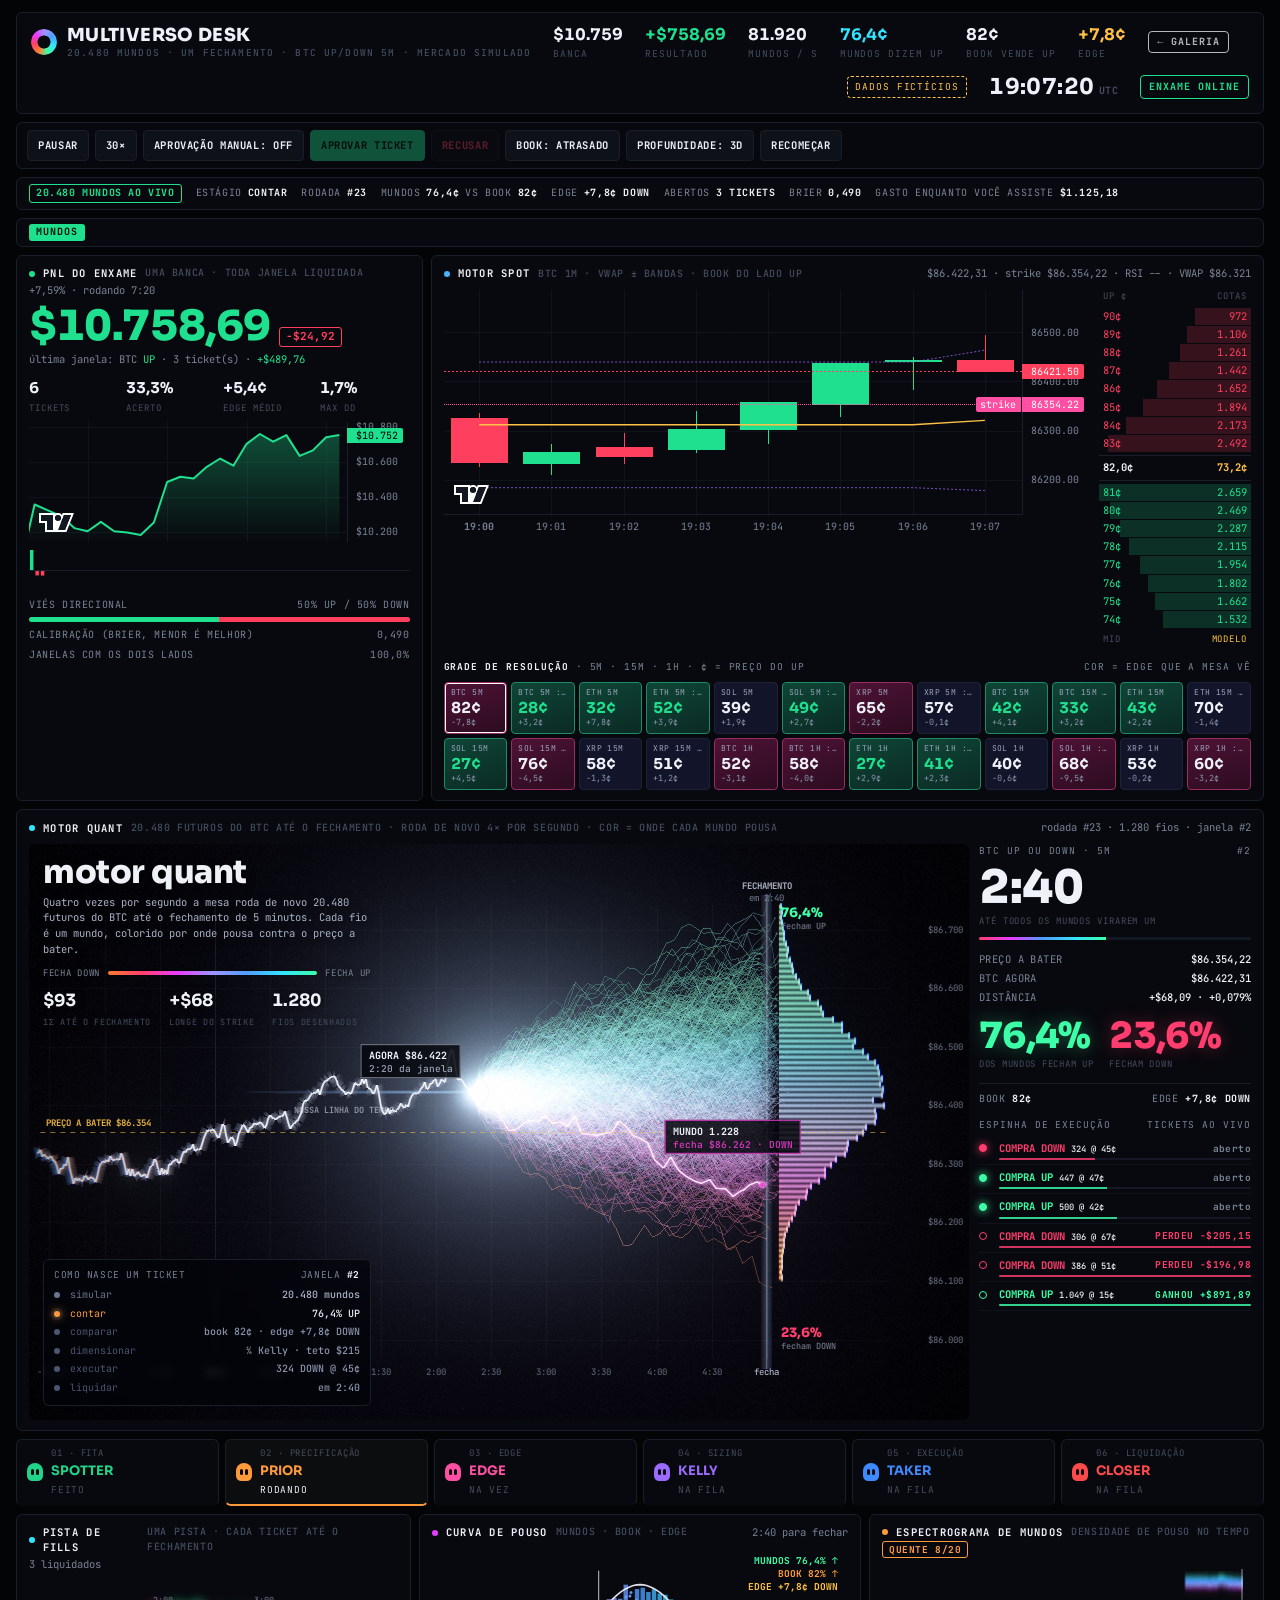
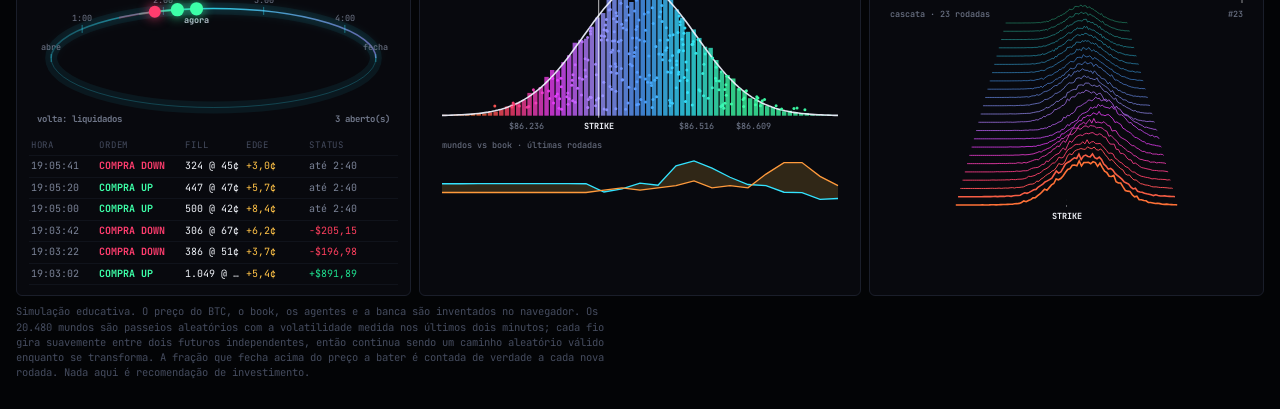
<file: multiverso/index.html>
<!doctype html>
<html lang="pt-BR">
<head>
<meta charset="utf-8">
<meta name="viewport" content="width=device-width, initial-scale=1, viewport-fit=cover">
<title>Mesa Multiverso</title>
<meta name="description" content="Vinte mil futuros do BTC desenhados na GPU: cada fio é um mundo, colorido por onde pousa no fechamento da janela de 5 minutos. Simulação com dados fictícios.">
<meta property="og:title" content="Mesa Multiverso">
<meta property="og:description" content="Vinte mil futuros do BTC desenhados na GPU, cada fio colorido por onde pousa no fechamento. Simulação com dados fictícios.">
<meta property="og:image" content="https://lucas-reis-diniz.github.io/mesas-animadas/multiverso/thumb.jpg">
<meta name="theme-color" content="#33e3ff">
<link rel="icon" href="../assets/favicon.svg" type="image/svg+xml">
<link rel="stylesheet" href="../assets/fonts.css">
<style>
html,body{margin:0}
[hidden]{display:none!important}
a.back{font:700 10px/1 'JetBrains Mono',ui-monospace,monospace;letter-spacing:.1em;text-transform:uppercase;color:inherit;opacity:.75;text-decoration:none;border:1px solid currentColor;border-radius:4px;padding:5px 8px;white-space:nowrap}
a.back:hover{opacity:1}
</style>
<style>

/* Terminal preto em faixas: cabeçalho e fita, PnL ao lado do motor de velas, singularidade em tela cheia, abas dos agentes, três painéis de estatística */
:root{
  --bg:#030406; --panel:#08090e; --panel-2:#0e1118; --line:#1a1e2a; --ink:#eef1f7; --muted:#7a8296; --dim:#454c5f;
  --up:#1fe08f; --down:#ff3f5e; --gold:#ffc247; --purple:#a06bff; --cyan:#49b3ff;
  --spotter:#22d38a; --prior:#ff9a3c; --edge:#ff4fa3; --kelly:#9b6bff; --taker:#3d8bff; --closer:#ff4a4a;
  --font-display:'Sora','Segoe UI',system-ui,sans-serif;
  --font-mono:'JetBrains Mono',ui-monospace,'SFMono-Regular',Menlo,Consolas,monospace;
  color-scheme:dark;
}
*{box-sizing:border-box}
body{background:var(--bg);color:var(--ink);font-family:var(--font-mono);font-size:12px;line-height:1.45}
.wrap{max-width:1400px;margin:0 auto;padding:12px 16px 28px;display:grid;gap:8px}
.panel{background:var(--panel);border:1px solid var(--line);border-radius:6px;padding:10px 12px;min-width:0}
.cap{display:flex;flex-wrap:wrap;gap:2px 10px;align-items:baseline;justify-content:space-between;margin-bottom:8px}
.cap h2{margin:0;font-size:10.5px;letter-spacing:.12em;text-transform:uppercase;font-weight:700;display:flex;gap:8px;align-items:center}
.cap h2::before{content:"";width:6px;height:6px;border-radius:50%;background:var(--dot,var(--up))}
.cap .s{font-size:10px;letter-spacing:.06em;color:var(--dim);text-transform:uppercase;font-weight:500}
.cap .r{font-size:10.5px;color:var(--muted);font-variant-numeric:tabular-nums}
.up{color:var(--up)}.down{color:var(--down)}.gold{color:var(--gold)}.muted{color:var(--muted)}.dim{color:var(--dim)}
.num{font-variant-numeric:tabular-nums}

/* cabeçalho */
.top{display:flex;flex-wrap:wrap;align-items:center;gap:10px 22px;padding:10px 14px}
.logo{display:flex;align-items:center;gap:10px}
.glyph{width:26px;height:26px;border-radius:50%;background:radial-gradient(circle at 50% 50%,#000 38%,#ffb35a 44%,#ff6a3d 52%,transparent 64%);box-shadow:0 0 14px rgba(255,140,60,.55)}
.brand{font-family:var(--font-display);font-weight:800;font-size:18px;letter-spacing:.02em;line-height:1}
.brand small{display:block;font-family:var(--font-mono);font-weight:500;font-size:9.5px;letter-spacing:.12em;color:var(--dim);margin-top:4px;text-transform:uppercase}
.hstat{display:grid;gap:1px}
.hstat b{font-family:var(--font-display);font-size:16px;font-weight:700;font-variant-numeric:tabular-nums}
.hstat span{font-size:9.5px;letter-spacing:.1em;color:var(--dim);text-transform:uppercase}
.sp{flex:1}
.clock{font-family:var(--font-display);font-weight:700;font-size:22px;font-variant-numeric:tabular-nums;letter-spacing:.02em}
.clock small{font-family:var(--font-mono);font-size:10px;color:var(--dim);margin-left:4px}
.online{font-size:10px;letter-spacing:.1em;font-weight:700;color:var(--up);border:1px solid currentColor;border-radius:4px;padding:4px 8px;white-space:nowrap}
.online.off{color:var(--warn,#ffb020)}
.simtag{font-size:9.5px;letter-spacing:.1em;color:var(--gold);text-transform:uppercase;border:1px dashed currentColor;border-radius:4px;padding:3px 7px;white-space:nowrap}

/* controles e chips */
.bar{position:sticky;top:env(safe-area-inset-top,0px);z-index:20;display:flex;flex-wrap:wrap;gap:6px;align-items:center;padding:7px 10px;background:rgba(8,9,14,.96);backdrop-filter:blur(6px)}
button{font:inherit;font-size:10.5px;font-weight:700;letter-spacing:.06em;text-transform:uppercase;border-radius:4px;border:1px solid var(--line);background:var(--panel-2);color:var(--ink);padding:7px 10px;cursor:pointer}
button:hover:not(:disabled){border-color:var(--kelly)}
button.on{border-color:var(--up);color:var(--up)}
button.go{background:var(--up);border-color:var(--up);color:#02140c}
button.no{color:var(--down)}
button:disabled{opacity:.35;cursor:not-allowed}
button:focus-visible{outline:2px solid var(--cyan);outline-offset:2px}
.chips{display:flex;flex-wrap:wrap;gap:6px 14px;align-items:center;padding:6px 12px;font-size:10px;letter-spacing:.06em;text-transform:uppercase;color:var(--muted)}
.chips .c{display:flex;gap:6px;align-items:center;white-space:nowrap}
.chips .c b{color:var(--ink);font-weight:700}
.chips .pill{color:var(--up);border:1px solid currentColor;border-radius:3px;padding:1px 6px;font-weight:700}
.wire{display:flex;align-items:center;gap:10px;padding:5px 12px;overflow:hidden;white-space:nowrap}
.wire .lbl{flex:none;font-size:10px;font-weight:700;letter-spacing:.1em;color:#02140c;background:var(--up);border-radius:3px;padding:1px 7px}
.wire .track{overflow:hidden;flex:1;min-width:0;mask-image:linear-gradient(90deg,transparent,#000 4%,#000 96%,transparent)}
.wire .run{display:inline-block;padding-left:100%;animation:run 40s linear infinite;font-size:11px;color:var(--muted)}
.wire .run b{font-weight:700}
@keyframes run{to{transform:translateX(-100%)}}

/* linhas */
.rowA{display:grid;gap:8px;grid-template-columns:minmax(0,1fr)}
@media (min-width:1000px){.rowA{grid-template-columns:minmax(0,1fr) minmax(0,2.05fr)}}
.big{font-family:var(--font-display);font-weight:800;font-size:clamp(1.9rem,4.6vw,2.6rem);line-height:1;color:var(--up);font-variant-numeric:tabular-nums;letter-spacing:-.01em}
.dlt{display:inline-block;margin-left:8px;font-size:11px;font-weight:700;color:var(--down);border:1px solid currentColor;border-radius:3px;padding:1px 6px;vertical-align:middle}
.dlt.pos{color:var(--up)}
.kpis{display:grid;grid-template-columns:repeat(4,minmax(0,1fr));gap:8px;margin:10px 0 6px}
.kpis b{display:block;font-family:var(--font-display);font-size:15px;font-weight:700;font-variant-numeric:tabular-nums}
.kpis span{font-size:9px;letter-spacing:.1em;color:var(--dim);text-transform:uppercase}
.chart{position:relative}
.biasrow{display:grid;grid-template-columns:minmax(0,1fr) auto;gap:4px 10px;align-items:center;font-size:10px;color:var(--muted);text-transform:uppercase;letter-spacing:.06em;margin-top:6px}
.split{grid-column:1/-1;height:5px;border-radius:3px;overflow:hidden;display:flex;background:var(--panel-2)}
.split i{display:block;height:100%}
.engine{display:grid;gap:8px;grid-template-columns:minmax(0,1fr)}
@media (min-width:640px){.engine{grid-template-columns:minmax(0,1fr) 9.5rem}}
.book{font-size:10.5px;display:grid;gap:1px;align-content:start;font-variant-numeric:tabular-nums}
.book .h{display:flex;justify-content:space-between;color:var(--dim);font-size:9px;letter-spacing:.1em;text-transform:uppercase;padding:0 4px 4px}
.lv{position:relative;display:flex;justify-content:space-between;padding:1px 4px;border-radius:2px}
.lv i{position:absolute;right:0;top:0;bottom:0;opacity:.18}
.lv.a{color:var(--down)}.lv.a i{background:var(--down)}
.lv.b{color:var(--up)}.lv.b i{background:var(--up)}
.lv span{position:relative}
.mid{display:flex;justify-content:space-between;padding:4px;margin:2px 0;border-block:1px solid var(--line);font-weight:700}

/* singularidade */
.sing{display:grid;gap:10px;grid-template-columns:minmax(0,1fr)}
@media (min-width:1000px){.sing{grid-template-columns:13rem minmax(0,1fr) 16rem}}
.sigs{display:grid;gap:7px;align-content:start}
.sig{display:grid;grid-template-columns:minmax(0,1fr) auto;gap:2px 8px;align-items:baseline}
.sig .k{font-size:9.5px;letter-spacing:.06em;color:var(--muted);text-transform:uppercase;white-space:nowrap;overflow:hidden;text-overflow:ellipsis}
.sig .v{font-weight:700;font-size:13px;font-variant-numeric:tabular-nums}
.sig .m{grid-column:1/-1;height:3px;border-radius:2px;background:var(--panel-2);overflow:hidden}
.sig .m i{display:block;height:100%;background:var(--c,var(--gold))}
.stage{order:-1}
@media (min-width:1000px){.stage{order:0}}
.cv{display:block;width:100%;border-radius:4px}
.sizing{display:grid;gap:8px;align-content:start}
.active{border:1px solid var(--c);border-radius:6px;padding:10px;background:linear-gradient(180deg,rgba(255,255,255,.03),transparent);box-shadow:0 0 22px -8px var(--c)}
.active .n{display:flex;align-items:center;gap:8px;font-family:var(--font-display);font-weight:800;font-size:17px;color:var(--c)}
.active .d{font-size:10.5px;color:var(--muted);margin:4px 0 6px}
.active .v{font-family:var(--font-display);font-weight:700;font-size:20px;font-variant-numeric:tabular-nums}
.agents{display:grid;gap:4px}
.ag{display:grid;grid-template-columns:auto minmax(0,1fr) auto;gap:8px;align-items:center;padding:5px 7px;border:1px solid var(--line);border-radius:4px;font-size:10.5px}
.ag.run{border-color:var(--c);background:rgba(255,255,255,.03)}
.ag .nm{font-weight:700;color:var(--c)}
.ag .st{font-size:9.5px;letter-spacing:.08em;color:var(--dim);text-transform:uppercase}
.ag.run .st{color:var(--ink)}
.icon{width:16px;height:18px;border-radius:9px 9px 6px 6px;background:var(--c);position:relative;flex:none}
.icon::before,.icon::after{content:"";position:absolute;top:6px;width:3px;height:6px;border-radius:2px;background:#05060a}
.icon::before{left:4px}.icon::after{right:4px}
.icon.lg{width:22px;height:25px;border-radius:12px 12px 8px 8px}
.icon.lg::before,.icon.lg::after{top:8px;width:4px;height:8px}
.icon.lg::before{left:5px}.icon.lg::after{right:5px}

/* abas dos agentes */
.tabs{display:grid;gap:6px;grid-template-columns:repeat(6,minmax(0,1fr))}
@media (max-width:900px){.tabs{grid-template-columns:repeat(3,minmax(0,1fr))}}
@media (max-width:480px){.tabs{grid-template-columns:repeat(2,minmax(0,1fr))}}
.tab{display:grid;grid-template-columns:auto minmax(0,1fr);gap:2px 8px;align-items:center;padding:7px 10px;border-bottom:2px solid transparent}
.tab .ix{grid-column:2;font-size:9px;letter-spacing:.1em;color:var(--dim);text-transform:uppercase}
.tab .nm{grid-column:2;font-family:var(--font-display);font-weight:700;font-size:13px;color:var(--c)}
.tab .icon{grid-row:1/span 3}
.tab .st{grid-column:2;font-size:9.5px;letter-spacing:.08em;text-transform:uppercase;color:var(--dim)}
.tab.run{border-bottom-color:var(--c);background:rgba(255,255,255,.035)}
.tab.run .st{color:var(--ink)}

.rowB{display:grid;gap:8px;grid-template-columns:minmax(0,1fr)}
@media (min-width:1000px){.rowB{grid-template-columns:minmax(0,1fr) minmax(0,1fr) minmax(0,1.15fr)}}
.trio{display:grid;grid-template-columns:repeat(3,minmax(0,1fr));gap:6px;margin-bottom:6px}
.trio b{display:block;font-family:var(--font-display);font-size:17px;font-weight:700;font-variant-numeric:tabular-nums}
.trio span{font-size:9px;letter-spacing:.1em;text-transform:uppercase}
.log{list-style:none;margin:0;padding:0;display:grid;gap:2px;max-height:250px;overflow:auto;font-size:10.5px}
.log li{display:grid;grid-template-columns:3.6rem 4.6rem 6.5rem minmax(0,1fr);gap:6px;padding:3px 2px;border-bottom:1px solid #10131b}
.log time{color:var(--dim)}
.log .a{font-weight:700}
.log .x{color:var(--muted)}
.log li span{overflow:hidden;text-overflow:ellipsis;white-space:nowrap}
footer{font-size:10.5px;color:var(--dim);max-width:100ch}
@media (prefers-reduced-motion: reduce){.wire .run{animation:none;padding-left:0}}

/* multiverso: palco largo com o leque de futuros e a coluna da contagem; grade de resolução sob o motor de velas; três painéis de pouso embaixo */
.glyph{background:conic-gradient(from 210deg,#ff7a2f,#ff3d6e,#e83cff,#9e94ff,#4f9dff,#33e3ff,#3dffa8,#ff7a2f);box-shadow:0 0 16px rgba(80,220,255,.55);-webkit-mask:radial-gradient(circle,transparent 0 34%,#000 37%);mask:radial-gradient(circle,transparent 0 34%,#000 37%)}
.hstat b.cy{color:#33e3ff}.hstat b.pk{color:#ff3d6e}
.grid24{display:grid;grid-template-columns:repeat(12,minmax(0,1fr));gap:4px;margin-top:8px}
@media (max-width:900px){.grid24{grid-template-columns:repeat(6,minmax(0,1fr))}}
.gcap{display:flex;flex-wrap:wrap;justify-content:space-between;gap:2px 10px;margin-top:10px;font-size:9.5px;letter-spacing:.1em;text-transform:uppercase;color:var(--muted)}
.gcap b{color:var(--ink)}
.tile{border-radius:4px;padding:4px 6px 5px;background:#12142a;border:1px solid #1e2238;display:grid;min-width:0;transition:background .6s,border-color .6s}
.tile .k{font-size:8px;letter-spacing:.05em;color:#9aa3bb;text-transform:uppercase;white-space:nowrap;overflow:hidden;text-overflow:ellipsis}
.tile .v{font-family:var(--font-display);font-weight:700;font-size:15px;line-height:1.15;font-variant-numeric:tabular-nums}
.tile .e{font-size:8.5px;color:#8a93ab;font-variant-numeric:tabular-nums}
.tile.up{background:linear-gradient(160deg,#0e4636,#0b2a24);border-color:#1f8a66}
.tile.dn{background:linear-gradient(160deg,#4f1236,#2c0c20);border-color:#9a2c62}
.tile.sel{box-shadow:inset 0 0 0 1px #fff}
.tile.fl{animation:tfl .7s ease-out}
@keyframes tfl{from{filter:brightness(1.9)}to{filter:brightness(1)}}
.mvgrid{display:grid;gap:10px;grid-template-columns:minmax(0,1fr)}
@media (min-width:1000px){.mvgrid{grid-template-columns:minmax(0,1fr) 17rem}}
.mvstage{position:relative;border-radius:6px;overflow:hidden;background:#020307;min-width:0}
#gl,#ov{display:block;width:100%;height:clamp(440px,45vw,640px)}
#ov{position:absolute;left:0;top:0;pointer-events:none}
@media (max-width:640px){#gl,#ov{height:118vw}}
.mvintro{position:absolute;left:14px;top:12px;max-width:20.5rem;pointer-events:none;text-shadow:0 1px 8px #000}
.mvintro .t{font-family:var(--font-display);font-weight:800;font-size:clamp(22px,2.5vw,32px);letter-spacing:-.015em;line-height:1.02}
.mvintro p{margin:6px 0 9px;font-size:10.5px;color:#aab2c7;line-height:1.5}
.legend{display:grid;grid-template-columns:auto minmax(0,1fr) auto;gap:8px;align-items:center;font-size:9px;letter-spacing:.08em;color:var(--muted);text-transform:uppercase}
.legend i{height:4px;border-radius:2px;background:linear-gradient(90deg,#ff7a2f,#ff3d6e,#e83cff,#9e94ff,#4f9dff,#33e3ff,#3dffa8)}
.mvst{display:flex;flex-wrap:wrap;gap:4px 18px;margin-top:9px}
.mvst b{display:block;font-family:var(--font-display);font-size:17px;font-variant-numeric:tabular-nums}
.mvst span{font-size:8.5px;letter-spacing:.08em;color:var(--dim);text-transform:uppercase}
.born{position:absolute;left:14px;bottom:14px;width:min(20.5rem,calc(100% - 28px));background:rgba(4,5,10,.74);border:1px solid #1a1e2a;border-radius:6px;padding:8px 10px;backdrop-filter:blur(4px)}
.born .h{display:flex;justify-content:space-between;font-size:9.5px;letter-spacing:.06em;color:var(--muted);margin-bottom:4px;text-transform:uppercase}
.born .h b{color:var(--ink)}
.bs{--c:#fff;display:grid;grid-template-columns:10px 5.6rem minmax(0,1fr);gap:6px;align-items:center;font-size:10px;padding:2px 0;color:#4d5670;transition:color .25s}
.bs i{width:6px;height:6px;border-radius:50%;background:currentColor}
.bs b{font-weight:500;text-align:right;color:#8b94ab;white-space:nowrap;overflow:hidden;text-overflow:ellipsis}
.bs.done{color:#6b7590}.bs.done b{color:#aab2c7}
.bs.on{color:var(--c)}.bs.on i{box-shadow:0 0 0 3px rgba(255,255,255,.08),0 0 10px currentColor}.bs.on b{color:var(--ink)}
@media (max-width:999px){.mvintro,.born{position:static;max-width:none;width:auto;margin:10px 4px 4px;background:none;border:0;padding:0;backdrop-filter:none}}
.mvside{display:grid;gap:12px;align-content:start}
.cd .k{display:flex;justify-content:space-between;font-size:9.5px;letter-spacing:.1em;color:var(--muted);text-transform:uppercase}
.cd .t{font-family:var(--font-display);font-weight:800;font-size:46px;line-height:1;font-variant-numeric:tabular-nums;margin-top:6px;letter-spacing:-.01em}
.cd .s{font-size:9px;letter-spacing:.1em;color:var(--dim);text-transform:uppercase;margin-top:5px}
.cd .pb{height:3px;background:#141826;border-radius:2px;margin-top:9px;overflow:hidden}
.cd .pb i{display:block;height:100%;width:0;background:linear-gradient(90deg,#ff3d6e,#e83cff,#4f9dff,#33e3ff,#3dffa8)}
.kv2{display:grid;grid-template-columns:minmax(0,1fr) auto;gap:4px 10px;font-size:10.5px;color:var(--muted);text-transform:uppercase;letter-spacing:.04em}
.kv2 b{color:var(--ink);font-weight:500;font-variant-numeric:tabular-nums;text-align:right;text-transform:none;letter-spacing:0}
.odds{display:flex;gap:16px;align-items:flex-end;flex-wrap:wrap}
.odds b{display:block;font-family:var(--font-display);font-weight:800;font-size:36px;line-height:1;font-variant-numeric:tabular-nums;letter-spacing:-.02em}
.odds span{display:block;font-size:9px;letter-spacing:.08em;color:var(--dim);text-transform:uppercase;margin-top:4px}
.odds .u b{color:#3dffa8;text-shadow:0 0 18px rgba(61,255,168,.35)}.odds .d b{color:#ff3d6e;text-shadow:0 0 18px rgba(255,61,110,.35)}
.bke{display:flex;justify-content:space-between;font-size:10px;letter-spacing:.06em;color:var(--muted);text-transform:uppercase;border-top:1px solid var(--line);padding-top:8px}
.bke b{color:var(--ink)}
.spine .hh{font-size:9.5px;letter-spacing:.1em;color:var(--muted);text-transform:uppercase;margin-bottom:4px;display:flex;justify-content:space-between}
.sp1{--c:#fff;display:grid;grid-template-columns:12px minmax(0,1fr) auto;gap:2px 8px;align-items:center;font-size:10.5px;padding:5px 0 4px;border-bottom:1px solid #10131b}
.sp1 .d{width:8px;height:8px;border-radius:50%;border:1.5px solid var(--c)}
.sp1.op .d{background:var(--c);box-shadow:0 0 8px var(--c)}
.sp1 .a{font-weight:700;color:var(--c);white-space:nowrap}
.sp1 .a small{color:var(--ink);font-weight:500;margin-left:6px}
.sp1 .r{font-size:9.5px;font-weight:700;letter-spacing:.04em;white-space:nowrap}
.sp1 .r.w{color:#3dffa8}.sp1 .r.l{color:#ff3d6e}.sp1 .r.o{color:var(--muted)}
.sp1 .tb{grid-column:2/4;height:2px;background:#141826;border-radius:1px;overflow:hidden}
.sp1 .tb i{display:block;height:100%;background:var(--c);opacity:.8}
.sp1 .m{grid-column:2/4;font-size:9px;color:var(--dim)}
.rowM{display:grid;gap:8px;grid-template-columns:minmax(0,1fr)}
@media (min-width:1000px){.rowM{grid-template-columns:minmax(0,1fr) minmax(0,1.12fr) minmax(0,1fr)}}
.ftab{display:grid;font-size:10px;margin-top:6px}
.ftab div{display:grid;grid-template-columns:3.9rem 5rem minmax(0,1fr) 3.6rem 5.4rem;gap:6px;padding:3px 2px;border-bottom:1px solid #10131b;white-space:nowrap}
.ftab span{overflow:hidden;text-overflow:ellipsis}
.ftab .h{color:var(--dim);font-size:9px;letter-spacing:.08em;text-transform:uppercase}
.tag{font-size:9.5px;font-weight:700;letter-spacing:.06em;border:1px solid currentColor;border-radius:3px;padding:1px 6px}
.tag.hot{color:var(--prior)}.tag.cy{color:#33e3ff}
.nogl{position:absolute;left:50%;top:50%;transform:translate(-50%,-50%);font-size:11px;color:var(--muted);text-align:center;max-width:26rem;padding:10px;background:rgba(4,5,10,.8);border:1px solid var(--line);border-radius:6px}
</style>
</head>
<body>
<div class="wrap">
  <header class="panel top">
    <div class="logo"><span class="glyph" aria-hidden="true"></span><div class="brand">MULTIVERSO DESK<small>20.480 mundos · um fechamento · BTC up/down 5m · mercado simulado</small></div></div>
    <div class="hstat"><b id="hEq">--</b><span>banca</span></div>
    <div class="hstat"><b id="hPnl">--</b><span>resultado</span></div>
    <div class="hstat"><b id="hWps">--</b><span>mundos / s</span></div>
    <div class="hstat"><b id="hUp" class="cy">--</b><span>mundos dizem UP</span></div>
    <div class="hstat"><b id="hBook">--</b><span>book vende UP</span></div>
    <div class="hstat"><b id="hEdge">--</b><span>edge</span></div>
    <a class="back" href="../">&larr; galeria</a><span class="sp"></span>
    <span class="simtag">dados fictícios</span>
    <span class="clock" id="clock">--:--:--<small>UTC</small></span>
    <span class="online" id="online">ENXAME ONLINE</span>
  </header>

  <nav class="panel bar" aria-label="Controles">
    <button id="bPlay">Pausar</button>
    <button id="bSpeed" title="Segundos simulados por segundo real">30×</button>
    <button id="bManual" title="O TAKER espera sua aprovação antes de cada ticket">Aprovação manual: off</button>
    <button id="bApprove" class="go" disabled>Aprovar ticket</button>
    <button id="bReject" class="no" disabled>Recusar</button>
    <button id="bBook" title="Atrasado: o book reage alguns segundos depois do preço. Eficiente: sem atraso, sem edge real.">Book: atrasado</button>
    <button id="bCam" title="Liga ou desliga a profundidade 3D do leque">Profundidade: 3D</button>
    <button id="bReset">Recomeçar</button>
  </nav>

  <div class="panel chips" id="chips"></div>
  <div class="panel wire"><span class="lbl">MUNDOS</span><div class="track"><span class="run" id="wire"></span></div></div>

  <div class="rowA">
    <section class="panel" aria-label="PnL do enxame">
      <div class="cap"><h2>PnL do enxame <span class="s">uma banca · toda janela liquidada</span></h2><span class="r" id="pRight"></span></div>
      <div><span class="big" id="pBig">--</span><span class="dlt" id="pDlt"></span></div>
      <div class="muted" style="font-size:10.5px;margin-top:4px" id="pLast">aguardando a primeira liquidação</div>
      <div class="kpis">
        <div><b id="kT">0</b><span>tickets</span></div>
        <div><b id="kW">--</b><span>acerto</span></div>
        <div><b id="kE">--</b><span>edge médio</span></div>
        <div><b id="kD">--</b><span>max DD</span></div>
      </div>
      <div class="chart" id="eqChart" style="height:120px"></div>
      <canvas class="cv" id="tkt" style="height:44px;margin-top:6px"></canvas>
      <div class="biasrow"><span>viés direcional</span><span id="bias">--</span><div class="split"><i id="bUp" style="background:var(--up);width:50%"></i><i id="bDn" style="background:var(--down);width:50%"></i></div></div>
      <div class="biasrow"><span>calibração (Brier, menor é melhor)</span><span id="brier">--</span></div>
      <div class="biasrow"><span>janelas com os dois lados</span><span id="both">--</span></div>
    </section>

    <section class="panel" aria-label="Motor spot e grade de resolução">
      <div class="cap" style="--dot:var(--cyan)"><h2>Motor spot <span class="s">BTC 1m · VWAP ± bandas · book do lado UP</span></h2><span class="r" id="eRight"></span></div>
      <div class="engine">
        <div class="chart" id="cChart" style="height:250px"></div>
        <div class="book" id="book" aria-label="Book do lado UP"></div>
      </div>
      <div class="gcap"><span><b>Grade de resolução</b> · 5m · 15m · 1h · ¢ = preço do UP</span><span>cor = edge que a mesa vê</span></div>
      <div class="grid24" id="grid24"></div>
    </section>
  </div>

  <section class="panel" aria-label="O motor quant">
    <div class="cap" style="--dot:#33e3ff"><h2>Motor quant <span class="s">20.480 futuros do BTC até o fechamento · roda de novo 4× por segundo · cor = onde cada mundo pousa</span></h2><span class="r" id="mvRight"></span></div>
    <div class="mvgrid">
      <div class="mvstage" id="mvstage">
        <canvas id="gl" aria-label="Leque de vinte mil futuros do preço do BTC até o fechamento da janela"></canvas>
        <canvas id="ov" aria-hidden="true"></canvas>
        <div class="mvintro">
          <div class="t">motor quant</div>
          <p>Quatro vezes por segundo a mesa roda de novo 20.480 futuros do BTC até o fechamento de 5 minutos. Cada fio é um mundo, colorido por onde pousa contra o preço a bater.</p>
          <div class="legend"><span>fecha DOWN</span><i></i><span>fecha UP</span></div>
          <div class="mvst"><div><b id="sSig">--</b><span>1σ até o fechamento</span></div><div><b id="sDrift">--</b><span>longe do strike</span></div><div><b id="sFios">--</b><span>fios desenhados</span></div></div>
        </div>
        <div class="born" id="born"></div>
      </div>
      <aside class="mvside">
        <div class="cd"><div class="k"><span>BTC UP ou DOWN · 5m</span><span id="cdWin">#--</span></div><div class="t" id="cdT">--:--</div><div class="s">até todos os mundos virarem um</div><div class="pb"><i id="cdBar"></i></div></div>
        <div class="kv2"><span>preço a bater</span><b id="kvK">--</b><span>BTC agora</span><b id="kvS">--</b><span>distância</span><b id="kvD">--</b></div>
        <div class="odds"><div class="u"><b id="oUp">--</b><span>dos mundos fecham UP</span></div><div class="d"><b id="oDn">--</b><span>fecham DOWN</span></div></div>
        <div class="bke"><span>book <b id="bkB">--</b></span><span>edge <b id="bkE">--</b></span></div>
        <div class="spine"><div class="hh"><span>Espinha de execução</span><span>tickets ao vivo</span></div><div id="spine"></div></div>
      </aside>
    </div>
  </section>

  <nav class="tabs" id="tabs" aria-label="Estado dos agentes"></nav>

  <div class="rowM">
    <section class="panel" aria-label="Pista de fills">
      <div class="cap" style="--dot:#33e3ff"><h2>Pista de fills <span class="s">uma pista · cada ticket até o fechamento</span></h2><span class="r" id="lnRight"></span></div>
      <canvas class="cv" id="lane" style="height:150px"></canvas>
      <div class="ftab" id="ftab"></div>
    </section>
    <section class="panel" aria-label="Curva de pouso">
      <div class="cap" style="--dot:#e83cff"><h2>Curva de pouso <span class="s">mundos · book · edge</span></h2><span class="r" id="cvRight"></span></div>
      <canvas class="cv" id="curve" style="height:262px"></canvas>
    </section>
    <section class="panel" aria-label="Espectrograma de mundos">
      <div class="cap" style="--dot:#ff9a3c"><h2>Espectrograma de mundos <span class="s">densidade de pouso no tempo</span></h2><span class="r"><span class="tag hot" id="hot">QUENTE 0/20</span></span></div>
      <canvas class="cv" id="fall" style="height:262px"></canvas>
    </section>
  </div>

  <footer>Simulação educativa. O preço do BTC, o book, os agentes e a banca são inventados no navegador. Os 20.480 mundos são passeios aleatórios com a volatilidade medida nos últimos dois minutos; cada fio gira suavemente entre dois futuros independentes, então continua sendo um caminho aleatório válido enquanto se transforma. A fração que fecha acima do preço a bater é contada de verdade a cada nova rodada. Nada aqui é recomendação de investimento.</footer>
</div>

<script src="../assets/lightweight-charts.standalone.production.js"></script>
<script>
(function(){
const $=id=>document.getElementById(id);
const RM=window.matchMedia&&window.matchMedia('(prefers-reduced-motion: reduce)').matches;

/* ===== util ===== */
function gauss(){let u=0,v=0;while(u===0)u=Math.random();while(v===0)v=Math.random();return Math.sqrt(-2*Math.log(u))*Math.cos(2*Math.PI*v);}
const clamp=(x,a,b)=>Math.max(a,Math.min(b,x));
const sig=x=>1/(1+Math.exp(-x));
const logit=p=>Math.log(p/(1-p));
function erf(x){const s=Math.sign(x);x=Math.abs(x);const t=1/(1+0.3275911*x);const y=1-(((((1.061405429*t-1.453152027)*t)+1.421413741)*t-0.284496736)*t+0.254829592)*t*Math.exp(-x*x);return s*y;}
const Phi=z=>0.5*(1+erf(z/Math.SQRT2));
const nf0=new Intl.NumberFormat('pt-BR',{maximumFractionDigits:0});
const nf2=new Intl.NumberFormat('pt-BR',{minimumFractionDigits:2,maximumFractionDigits:2});
const usd=v=>(v<0?'-':'')+'$'+nf2.format(Math.abs(v));
const usd0=v=>(v<0?'-':'')+'$'+nf0.format(Math.abs(v));
const sgn=v=>(v>=0?'+':'-')+'$'+nf2.format(Math.abs(v));
const cents=p=>(p*100).toFixed(1).replace('.',',')+'¢';
const pct=(v,d=1)=>(v*100).toFixed(d).replace('.',',')+'%';
const dec=(v,d=2)=>v.toFixed(d).replace('.',',');
const pad=n=>String(n).padStart(2,'0');
const hms=ts=>{const d=new Date(ts*1000);return pad(d.getUTCHours())+':'+pad(d.getUTCMinutes())+':'+pad(d.getUTCSeconds());};
const mmss=s=>Math.floor(s/60)+':'+pad(Math.floor(s%60));

/* ===== agentes ===== */
const AG=[
  {id:'spotter',name:'SPOTTER',role:'fita',desc:'lê a fita e mede a volatilidade',c:'#22d38a'},
  {id:'prior',name:'PRIOR',role:'precificação',desc:'taxa base com inclinação de momentum',c:'#ff9a3c'},
  {id:'edge',name:'EDGE',role:'edge',desc:'modelo contra o book, em centavos',c:'#ff4fa3'},
  {id:'kelly',name:'KELLY',role:'sizing',desc:'f* × ¼ Kelly, teto de 2% da banca',c:'#9b6bff'},
  {id:'taker',name:'TAKER',role:'execução',desc:'compra no ask, um ticket por vez',c:'#3d8bff'},
  {id:'closer',name:'CLOSER',role:'liquidação',desc:'liquida a janela de 5 min',c:'#ff4a4a'}];

/* ===== parâmetros ===== */
const CFG={edgeMin:0.03,kelly:0.25,cap:0.02,maxPerWindow:3,cooldown:20,lag:8,vol:0.00011};
const START=Math.floor(Date.UTC(2026,9,6,19,0,0)/1000);
const SPEEDS=[10,30,90];
let S,speedIx=1,running=true;

function fresh(){
  const p0=85000+Math.random()*2000;
  S={t:0,price:p0,hist:[p0],rets:[],regime:'calmo',vPV:0,vV:0,vPPV:0,bar:null,candles:[],wStart:0,strike:p0,wid:0,wTickets:0,wSides:{},
     cash:10000,bank0:10000,open:[],settled:[],lastTrade:-999,pending:null,manual:S?S.manual:false,efficient:S?S.efficient:false,
     m:null,eqSeries:[],drift:[],cumEV:0,cumReal:0,cumVar:0,brierSum:0,brierN:0,spent:0,log:[],edgeHist:[],kHist:[],priceSpark:[],
     peak:10000,maxDD:0,lastSettle:null,bothWin:0,wins:0,stageChanges:[],lastStage:-1,takerUntil:0,closerUntil:0,loops:0,kellyF:0,lastFill:null,prevEq:10000,prevEqShow:10000};
  for(let i=0;i<180;i++)tick(true);
}
function equity(){let v=S.cash;const mid=S.m?S.m.mid:0.5;for(const t of S.open)v+=t.shares*(t.side==='UP'?mid:1-mid);return v;}
function log(agent,action,detail){S.log.unshift({ts:START+S.t,agent,action,detail});if(S.log.length>80)S.log.pop();}

/* ===== um segundo simulado ===== */
function tick(warm){
  S.t++;const ts=START+S.t;
  if(Math.random()<0.004){S.regime=S.regime==='calmo'?'volátil':'calmo';if(!warm)log('SPOTTER','regime','mudou para '+S.regime);}
  const mult=S.regime==='calmo'?0.75:1.9,r=CFG.vol*mult*gauss();
  S.price*=Math.exp(r);S.hist.push(S.price);if(S.hist.length>900)S.hist.shift();
  S.rets.push(r);if(S.rets.length>120)S.rets.shift();
  const v=Math.exp(0.6*gauss())*mult;S.vPV+=S.price*v;S.vV+=v;S.vPPV+=S.price*S.price*v;
  const m0=ts-ts%60;
  if(!S.bar||S.bar.time!==m0){if(S.bar)S.candles.push(S.bar);S.bar={time:m0,open:S.price,high:S.price,low:S.price,close:S.price,vol:0};}
  const b=S.bar;b.high=Math.max(b.high,S.price);b.low=Math.min(b.low,S.price);b.close=S.price;b.vol+=v;
  const w0=ts-ts%300;
  if(w0!==S.wStart){if(S.wStart&&!warm)settle();S.wStart=w0;S.strike=S.price;S.wid++;S.wTickets=0;S.wSides={};if(!warm){log('PRIOR','nova janela','strike $'+nf2.format(S.strike));strikeLine();}}
  const tau=Math.max(1,S.wStart+300-ts);
  const n=S.rets.length,mu=S.rets.reduce((a,x)=>a+x,0)/n;
  const sd=Math.max(CFG.vol*0.4,Math.sqrt(S.rets.reduce((a,x)=>a+(x-mu)*(x-mu),0)/Math.max(1,n-1)));
  const z=Math.log(S.price/S.strike)/(sd*Math.sqrt(tau)),pm=clamp(Phi(z),0.01,0.99);
  const back=S.hist.length>61?S.hist[S.hist.length-61]:S.hist[0],mom=Math.log(S.price/back);
  const prior=0.5+clamp(mom/(sd*Math.sqrt(60))*0.03,-0.06,0.06);
  const post=clamp(sig(0.85*logit(pm)+0.15*logit(prior)),0.01,0.99);
  const lag=S.efficient?0:CFG.lag,sl=S.hist[Math.max(0,S.hist.length-1-lag)];
  let mid=Phi(Math.log(sl/S.strike)/(sd*Math.sqrt(tau+lag)))+0.01*gauss();
  mid=clamp(Math.round(mid*100)/100,0.02,0.98);
  const ask=Math.min(0.99,mid+0.01),bid=Math.max(0.01,mid-0.01);
  S.m={z,pm,prior,post,mid,ask,bid,sd,tau,mom,eu:post-ask,ed:bid-post};
  S.edgeHist.push(Math.max(post-ask,bid-post));if(S.edgeHist.length>120)S.edgeHist.shift();
  S.priceSpark.push(S.price);if(S.priceSpark.length>120)S.priceSpark.shift();
  if(warm)return;
  // decisão
  if(!S.pending&&tau>12&&S.wTickets<CFG.maxPerWindow&&S.t-S.lastTrade>=CFG.cooldown){
    const eu=post-ask,ed=bid-post;let side=null,c,q,e;
    if(eu>=CFG.edgeMin&&eu>=ed){side='UP';c=ask;q=post;e=eu;}else if(ed>=CFG.edgeMin){side='DOWN';c=1-bid;q=1-post;e=ed;}
    if(side){
      const f=(q-c)/(1-c),eq=equity(),stake=Math.min(eq*CFG.kelly*f,eq*CFG.cap,S.cash);
      S.kellyF=f;S.kHist.push(f);if(S.kHist.length>60)S.kHist.shift();S.loops++;
      if(stake>=1){
        const prop={side,c,q,e,f,stake,wid:S.wid};
        if(S.manual){S.pending=Object.assign(prop,{expires:S.t+15});log('KELLY','aguarda você',side+' '+usd(stake)+' a '+cents(c)+', edge '+cents(e));}
        else execute(prop);
      }
    }
  }
  if(S.pending&&S.t>S.pending.expires){log('TAKER','expirou','ticket '+S.pending.side+' não aprovado');S.pending=null;}
  if(S.t%10===0){const e=equity();S.eqSeries.push({time:ts,value:e});if(e>S.peak)S.peak=e;S.maxDD=Math.max(S.maxDD,(S.peak-e)/S.peak);if(eqS)eqS.update({time:ts,value:e});}
}
function execute(p){
  const shares=p.stake/p.c;
  S.cash-=p.stake;S.spent+=p.stake;S.wTickets++;S.lastTrade=S.t;S.wSides[p.side]=1;
  const tk={id:S.open.length+S.settled.length+1,side:p.side,c:p.c,q:p.q,e:p.e,stake:p.stake,shares,wid:p.wid,ev:shares*(p.q-p.c),va:shares*shares*p.q*(1-p.q)};
  S.open.push(tk);S.lastFill=tk;
  log('TAKER','compra '+p.side,usd(p.stake)+' a '+cents(p.c)+' · edge '+cents(p.e));
  stageFlash('taker');jet(p.side);
}
function settle(){
  const up=S.price>S.strike,mine=S.open.filter(t=>t.wid===S.wid);
  S.open=S.open.filter(t=>t.wid!==S.wid);
  if(!mine.length){log('CLOSER','janela fechada',(up?'UP':'DOWN')+' · sem tickets');stageFlash('closer');return;}
  let tot=0;
  for(const t of mine){
    const win=(t.side==='UP')===up,pay=win?t.shares:0,pnl=pay-t.stake;
    S.cash+=pay;tot+=pnl;if(win)S.wins++;
    S.settled.push(Object.assign(t,{win,pnl}));
    S.cumEV+=t.ev;S.cumReal+=pnl;S.cumVar+=t.va;S.brierSum+=Math.pow(t.q-(win?1:0),2);S.brierN++;
  }
  if(Object.keys(S.wSides).length>1)S.bothWin++;
  S.drift.push({time:START+S.t,ev:S.cumEV,real:S.cumReal,sd:Math.sqrt(S.cumVar)});
  S.lastSettle={up,tot,n:mine.length};
  log('CLOSER','liquidou '+(up?'UP':'DOWN'),mine.length+' ticket(s) · '+sgn(tot));
  stageFlash('closer');driftChart();
}

/* ===== estágios do enxame ===== */
function stageFlash(id){const now=performance.now();if(id==='taker')S.takerUntil=now+1300;if(id==='closer')S.closerUntil=now+1600;}
function stageIdx(now){
  if(!running)return -1;
  if(S.closerUntil>now)return 5;if(S.takerUntil>now)return 4;
  return Math.floor(now/420)%4;
}

/* ===== gráficos ===== */
let cC,cS,vwL,vwU,vwD,eqC,eqS,strikePL=null;
function initCharts(){
  const L=window.LightweightCharts;if(!L)return;
  const base={autoSize:true,localization:{locale:'pt-BR'},layout:{background:{type:'solid',color:'#08090e'},textColor:'#7a8296',fontFamily:"'JetBrains Mono', monospace",fontSize:10},
    grid:{vertLines:{color:'#10131c'},horzLines:{color:'#10131c'}},rightPriceScale:{borderColor:'#1a1e2a'},timeScale:{borderColor:'#1a1e2a',timeVisible:true,secondsVisible:false},
    crosshair:{vertLine:{color:'#454c5f'},horzLine:{color:'#454c5f'}}};
  cC=L.createChart($('cChart'),base);
  cS=cC.addCandlestickSeries({upColor:'#1fe08f',downColor:'#ff3f5e',wickUpColor:'#1fe08f',wickDownColor:'#ff3f5e',borderVisible:false,priceFormat:{type:'price',precision:2,minMove:0.01}});
  vwL=cC.addLineSeries({color:'#ffc247',lineWidth:1.5,priceLineVisible:false,lastValueVisible:false});
  vwU=cC.addLineSeries({color:'rgba(160,107,255,.75)',lineWidth:1,lineStyle:2,priceLineVisible:false,lastValueVisible:false});
  vwD=cC.addLineSeries({color:'rgba(160,107,255,.75)',lineWidth:1,lineStyle:2,priceLineVisible:false,lastValueVisible:false});
  eqC=L.createChart($('eqChart'),Object.assign({},base,{handleScroll:false,handleScale:false,timeScale:{visible:false},rightPriceScale:{borderColor:'#1a1e2a',scaleMargins:{top:.1,bottom:.05}}}));
  eqS=eqC.addAreaSeries({lineColor:'#1fe08f',topColor:'rgba(31,224,143,.35)',bottomColor:'rgba(31,224,143,0)',lineWidth:2,priceLineVisible:false,priceFormat:{type:'custom',formatter:v=>'$'+nf0.format(v),minMove:1}});
}
function vwapNow(){const v=S.vPV/S.vV,sd=Math.sqrt(Math.max(0,S.vPPV/S.vV-v*v));return {v,sd};}
function candleAll(){
  if(!cS)return;const bars=S.candles.concat(S.bar?[S.bar]:[]);
  cS.setData(bars.map(b=>({time:b.time,open:b.open,high:b.high,low:b.low,close:b.close})));
  const w=vwapNow();vwL.setData([]);vwU.setData([]);vwD.setData([]);
  bars.forEach(b=>{vwL.update({time:b.time,value:w.v});vwU.update({time:b.time,value:w.v+2*w.sd});vwD.update({time:b.time,value:w.v-2*w.sd});});
  cC.timeScale().fitContent();strikeLine();
}
function candleTick(){
  if(!cS||!S.bar)return;const b=S.bar;
  cS.update({time:b.time,open:b.open,high:b.high,low:b.low,close:b.close});
  const w=vwapNow();vwL.update({time:b.time,value:w.v});vwU.update({time:b.time,value:w.v+2*w.sd});vwD.update({time:b.time,value:w.v-2*w.sd});
}
function strikeLine(){if(!cS)return;if(strikePL)cS.removePriceLine(strikePL);strikePL=cS.createPriceLine({price:S.strike,color:'#ff4fa3',lineWidth:1,lineStyle:1,axisLabelVisible:true,title:'strike'});}
function eqAll(){if(eqS){eqS.setData(S.eqSeries.length?S.eqSeries:[{time:START+S.t,value:equity()}]);eqC.timeScale().fitContent();}}

function fit(cv,H,W){const w=cv.clientWidth||cv.parentElement.clientWidth;if(!w)return null;const d=window.devicePixelRatio||1;const h=H?w*H/W:cv.clientHeight;cv.style.height=h+'px';cv.width=Math.round(w*d);cv.height=Math.round(h*d);return {w,h,d};}

/* tickets por resultado */
function drawTickets(){
  const cv=$('tkt'),f=fit(cv,0,0);if(!f)return;const c=cv.getContext('2d');c.setTransform(f.d,0,0,f.d,0,0);c.clearRect(0,0,f.w,f.h);
  const xs=S.settled.slice(-70);const mid=f.h/2;c.fillStyle='#1a1e2a';c.fillRect(0,mid,f.w,1);
  if(!xs.length){c.fillStyle='#454c5f';c.font='500 10px "JetBrains Mono", monospace';c.fillText('PnL por ticket aparece aqui',4,mid-6);return;}
  const mx=Math.max(...xs.map(t=>Math.abs(t.pnl)))||1,bw=f.w/70;
  xs.forEach((t,i)=>{const h=Math.abs(t.pnl)/mx*(mid-2);c.fillStyle=t.pnl>=0?'#1fe08f':'#ff3f5e';c.fillRect(i*bw+1,t.pnl>=0?mid-h:mid+1,Math.max(1,bw-2),h);});
}


/* ===== interface comum ===== */
function statusOf(i,si){if(si<0)return 'parado';if(i===si)return 'rodando';if(si===5)return i<5?'feito':'';if(si===4)return i<4?'feito':i===5?'na fila':'';if(i<si)return 'feito';if(i===si+1)return 'na vez';return 'na fila';}
function buildTabs(){const el=$('tabs');if(!el)return;el.innerHTML=AG.map((a,i)=>'<div class="panel tab" style="--c:'+a.c+'" id="tab-'+a.id+'"><span class="icon"></span><span class="ix">0'+(i+1)+' · '+a.role+'</span><span class="nm">'+a.name+'</span><span class="st">--</span></div>').join('');}
function setText(id,v){const el=$(id);if(el&&el.textContent!==v)el.textContent=v;}
function renderCommon(now,si){
  const m=S.m,eq=equity(),pnl=eq-S.bank0;
  if(si!==S.lastStage){S.stageChanges.push(now);S.lastStage=si;}
  while(S.stageChanges.length&&now-S.stageChanges[0]>60000)S.stageChanges.shift();
  $('clock').firstChild.nodeValue=hms(START+S.t);
  setText('hEq',usd0(eq));setText('hPnl',sgn(pnl));$('hPnl').className=pnl>=0?'up':'down';
  setText('hMult',dec(eq/S.bank0,3)+'×');
  setText('online',running?'ENXAME ONLINE':'ENXAME PAUSADO');$('online').classList.toggle('off',!running);
  const e=Math.max(m.eu,m.ed);
  $('chips').innerHTML=[
    '<span class="c"><span class="pill">seis agentes ativos</span></span>',
    '<span class="c">em foco <b>'+(si<0?'--':AG[si].name)+'</b></span>',
    '<span class="c">handoffs/min <b>'+S.stageChanges.length+'</b></span>',
    '<span class="c">modelo <b>'+cents(m.post)+'</b> vs book <b>'+cents(m.mid)+'</b></span>',
    '<span class="c">edge <b class="'+(e>=CFG.edgeMin?'gold':'')+'">'+(e>=0?'+':'')+cents(e)+'</b></span>',
    '<span class="c">abertos <b>'+S.open.length+' tickets</b></span>',
    '<span class="c">humano <b>'+(S.manual?'aprova cada ticket':'só observa')+'</b></span>',
    '<span class="c">gasto enquanto você assiste <b>'+usd(S.spent)+'</b></span>'].join('');
  const n=S.settled.length;
  setText('pBig',usd(eq));$('pBig').style.color=pnl>=0?'var(--up)':'var(--down)';
  const d=eq-S.prevEqShow;if(Math.abs(d)>=0.01){$('pDlt').textContent=sgn(d);$('pDlt').className='dlt'+(d>=0?' pos':'');S.prevEqShow=eq;}
  setText('pRight',(pnl>=0?'+':'')+pct(pnl/S.bank0,2)+' · rodando '+mmss(S.t));
  if(S.lastSettle)$('pLast').innerHTML='última janela: BTC '+(S.lastSettle.up?'<span class="up">UP</span>':'<span class="down">DOWN</span>')+' · '+S.lastSettle.n+' ticket(s) · <span class="'+(S.lastSettle.tot>=0?'up':'down')+'">'+sgn(S.lastSettle.tot)+'</span>';
  setText('kT',nf0.format(n+S.open.length));setText('kW',n?pct(S.wins/n):'--');
  const all=S.settled.concat(S.open);setText('kE',all.length?'+'+cents(all.reduce((a,t)=>a+t.e,0)/all.length):'--');
  setText('kD',pct(S.maxDD));
  const ups=all.filter(t=>t.side==='UP').length,fu=all.length?ups/all.length:0.5;
  if($('bias')){setText('bias',Math.round(fu*100)+'% UP / '+Math.round((1-fu)*100)+'% DOWN');$('bUp').style.width=fu*100+'%';$('bDn').style.width=(1-fu)*100+'%';}
  if($('brier'))setText('brier',S.brierN?dec(S.brierSum/S.brierN,3):'--');
  if($('both'))setText('both',S.wid>1?pct(S.bothWin/Math.max(1,S.wid-1)):'--');
  const w=vwapNow(),rsi=rsiOf();
  setText('eRight','$'+nf2.format(S.price)+' · strike $'+nf2.format(S.strike)+' · RSI '+(rsi==null?'--':rsi.toFixed(0))+' · VWAP $'+nf0.format(w.v));
  renderBook();
  AG.forEach((a,i)=>{const tab=$('tab-'+a.id);if(!tab)return;const st=statusOf(i,si);tab.classList.toggle('run',i===si);tab.querySelector('.st').textContent=st;});
  if($('log')){setText('lRight',S.log.length+' passos');renderLog();}
  $('bApprove').disabled=!S.pending;$('bReject').disabled=!S.pending;
  setText('bApprove',S.pending?'Aprovar '+S.pending.side+' '+usd(S.pending.stake):'Aprovar ticket');
}
function renderLog(){
  $('log').innerHTML=S.log.slice(0,40).map(l=>{const a=AG.find(x=>x.name===l.agent);return '<li><time>'+hms(l.ts)+'</time><span class="a" style="color:'+(a?a.c:'#eef1f7')+'">'+l.agent+'</span><span>'+l.action+'</span><span class="x">'+l.detail+'</span></li>';}).join('');
}
function bookLevels(){
  const m=S.m;const sz=p=>Math.round(400+3000*Math.abs(Math.sin(p*937+Math.floor(S.t/7)))*Math.exp(-Math.abs(p-m.mid)*12));
  const asks=[],bids=[];
  for(let i=0;i<8;i++){const p=+(m.ask+i*0.01).toFixed(2);if(p<1)asks.push([p,sz(p)]);}
  for(let i=0;i<8;i++){const p=+(m.bid-i*0.01).toFixed(2);if(p>0)bids.push([p,sz(p)]);}
  return {asks,bids};
}
function renderBook(){
  const el=$('book');if(!el)return;
  const m=S.m,L=bookLevels(),asks=L.asks.slice().reverse(),bids=L.bids,h=[];
  const mx=Math.max(1,...asks.concat(bids).map(x=>x[1]));
  h.push('<div class="h"><span>UP ¢</span><span>cotas</span></div>');
  asks.forEach(([p,s])=>h.push('<div class="lv a"><i style="width:'+(s/mx*100).toFixed(0)+'%"></i><span>'+(p*100).toFixed(0)+'¢</span><span>'+nf0.format(s)+'</span></div>'));
  h.push('<div class="mid"><span>'+cents(m.mid)+'</span><span class="gold">'+cents(m.post)+'</span></div>');
  bids.forEach(([p,s])=>h.push('<div class="lv b"><i style="width:'+(s/mx*100).toFixed(0)+'%"></i><span>'+(p*100).toFixed(0)+'¢</span><span>'+nf0.format(s)+'</span></div>'));
  h.push('<div class="h" style="padding-top:4px"><span>mid</span><span class="gold">modelo</span></div>');
  el.innerHTML=h.join('');
}
function rsiOf(){const b=S.candles.slice(-15);if(b.length<15)return null;let g=0,l=0;for(let i=1;i<b.length;i++){const d=b[i].close-b[i-1].close;if(d>0)g+=d;else l-=d;}return l===0?100:100-100/(1+g/l);}
function renderWire(){$('wire').innerHTML=S.log.slice(0,10).map(l=>{const a=AG.find(x=>x.name===l.agent);return '<b style="color:'+(a?a.c:'#eef1f7')+'">'+l.agent+'</b> '+l.action+' · '+l.detail;}).join('   ·   ');}



/* ===== GL: utilidades e pós-processamento compartilhados ===== */
const GLSL_TRI='#version 300 es\nprecision highp float;\nout vec2 vUv;\nvoid main(){vec2 p=vec2(float((gl_VertexID<<1)&2),float(gl_VertexID&2));vUv=p;gl_Position=vec4(p*2.0-1.0,0.0,1.0);}';
function glSetup(canvas){
  let gl=null;
  try{gl=canvas.getContext('webgl2',{antialias:false,alpha:false,depth:false,stencil:false,premultipliedAlpha:false,preserveDrawingBuffer:false,powerPreference:'high-performance'});}catch(e){gl=null;}
  if(!gl)return null;
  const cbf=gl.getExtension('EXT_color_buffer_float')||gl.getExtension('EXT_color_buffer_half_float');
  gl.getExtension('OES_texture_float_linear');
  const G={gl,hdr:!!cbf,vao:gl.createVertexArray()};
  G.fmt=cbf?{rgba:[gl.RGBA16F,gl.RGBA,gl.HALF_FLOAT],rg:[gl.RG16F,gl.RG,gl.HALF_FLOAT],r:[gl.R16F,gl.RED,gl.HALF_FLOAT]}
           :{rgba:[gl.RGBA8,gl.RGBA,gl.UNSIGNED_BYTE],rg:[gl.RGBA8,gl.RGBA,gl.UNSIGNED_BYTE],r:[gl.RGBA8,gl.RGBA,gl.UNSIGNED_BYTE]};
  G.compile=(type,src)=>{const s=gl.createShader(type);gl.shaderSource(s,src);gl.compileShader(s);if(!gl.getShaderParameter(s,gl.COMPILE_STATUS))throw new Error(gl.getShaderInfoLog(s));return s;};
  G.program=(vs,fs)=>{
    const p=gl.createProgram();gl.attachShader(p,G.compile(gl.VERTEX_SHADER,vs));gl.attachShader(p,G.compile(gl.FRAGMENT_SHADER,fs));gl.linkProgram(p);
    if(!gl.getProgramParameter(p,gl.LINK_STATUS))throw new Error(gl.getProgramInfoLog(p));
    const u={},n=gl.getProgramParameter(p,gl.ACTIVE_UNIFORMS);
    for(let i=0;i<n;i++){const a=gl.getActiveUniform(p,i);u[a.name.replace(/\[0\]$/,'')]=gl.getUniformLocation(p,a.name);}
    return {p,u};
  };
  G.fbo=(w,h,f,filter)=>{
    w=Math.max(1,w|0);h=Math.max(1,h|0);
    const tex=gl.createTexture();gl.bindTexture(gl.TEXTURE_2D,tex);
    gl.texParameteri(gl.TEXTURE_2D,gl.TEXTURE_MIN_FILTER,filter);gl.texParameteri(gl.TEXTURE_2D,gl.TEXTURE_MAG_FILTER,filter);
    gl.texParameteri(gl.TEXTURE_2D,gl.TEXTURE_WRAP_S,gl.CLAMP_TO_EDGE);gl.texParameteri(gl.TEXTURE_2D,gl.TEXTURE_WRAP_T,gl.CLAMP_TO_EDGE);
    gl.texImage2D(gl.TEXTURE_2D,0,f[0],w,h,0,f[1],f[2],null);
    const fbo=gl.createFramebuffer();gl.bindFramebuffer(gl.FRAMEBUFFER,fbo);gl.framebufferTexture2D(gl.FRAMEBUFFER,gl.COLOR_ATTACHMENT0,gl.TEXTURE_2D,tex,0);
    if(gl.checkFramebufferStatus(gl.FRAMEBUFFER)!==gl.FRAMEBUFFER_COMPLETE)throw new Error('framebuffer incompleto');
    gl.viewport(0,0,w,h);gl.clearColor(0,0,0,0);gl.clear(gl.COLOR_BUFFER_BIT);
    return {tex,fbo,w,h,del(){gl.deleteTexture(tex);gl.deleteFramebuffer(fbo);}};
  };
  G.dfbo=(w,h,f,filter)=>{
    let a=G.fbo(w,h,f,filter),b=G.fbo(w,h,f,filter);
    return {get read(){return a;},get write(){return b;},swap(){const t=a;a=b;b=t;},w:a.w,h:a.h,del(){a.del();b.del();}};
  };
  G.bind=t=>{gl.bindFramebuffer(gl.FRAMEBUFFER,t?t.fbo:null);gl.viewport(0,0,t?t.w:gl.drawingBufferWidth,t?t.h:gl.drawingBufferHeight);};
  G.tri=()=>{gl.bindVertexArray(G.vao);gl.drawArrays(gl.TRIANGLES,0,3);};
  G.tex=(unit,t)=>{gl.activeTexture(gl.TEXTURE0+unit);gl.bindTexture(gl.TEXTURE_2D,t.tex);return unit;};
  return G;
}
/* bloom em cadeia: filtro de 13 amostras para descer, tenda de 9 para subir somando */
const FS_BDOWN=`#version 300 es
precision highp float;
in vec2 vUv;uniform sampler2D uTex;uniform vec2 uTexel;uniform float uPre,uThr,uKnee;out vec4 o;
vec3 s(vec2 d){return texture(uTex,vUv+uTexel*d).rgb;}
void main(){
  vec3 c=s(vec2(0))*0.125+(s(vec2(-2,2))+s(vec2(2,2))+s(vec2(-2,-2))+s(vec2(2,-2)))*0.03125
        +(s(vec2(0,2))+s(vec2(-2,0))+s(vec2(2,0))+s(vec2(0,-2)))*0.0625+(s(vec2(-1,1))+s(vec2(1,1))+s(vec2(-1,-1))+s(vec2(1,-1)))*0.125;
  if(uPre>0.5){float br=max(c.r,max(c.g,c.b));float rq=clamp(br-uThr+uKnee,0.0,2.0*uKnee);rq=rq*rq/(4.0*uKnee+1e-4);c*=max(rq,br-uThr)/max(br,1e-4);}
  o=vec4(c,1.0);
}`;
const FS_BUP=`#version 300 es
precision highp float;
in vec2 vUv;uniform sampler2D uTex;uniform vec2 uTexel;uniform float uR;out vec4 o;
void main(){
  vec4 d=uTexel.xyxy*vec4(1.0,1.0,-1.0,0.0)*uR;
  vec3 s=texture(uTex,vUv-d.xy).rgb+texture(uTex,vUv-d.wy).rgb*2.0+texture(uTex,vUv-d.zy).rgb
        +texture(uTex,vUv+d.zw).rgb*2.0+texture(uTex,vUv).rgb*4.0+texture(uTex,vUv+d.xw).rgb*2.0
        +texture(uTex,vUv+d.zy).rgb+texture(uTex,vUv+d.wy).rgb*2.0+texture(uTex,vUv+d.xy).rgb;
  o=vec4(s/16.0,1.0);
}`;
function makeBloom(G){
  const gl=G.gl,down=G.program(GLSL_TRI,FS_BDOWN),up=G.program(GLSL_TRI,FS_BUP);let mips=[];
  return {
    get mips(){return mips;},
    resize(w,h,levels){mips.forEach(m=>m.del());mips=[];let mw=w>>1,mh=h>>1;for(let i=0;i<levels&&mw>=4&&mh>=4;i++){mips.push(G.fbo(mw,mh,G.fmt.rgba,gl.LINEAR));mw>>=1;mh>>=1;}},
    run(src,thr,knee,radius){
      if(!mips.length)return null;
      gl.disable(gl.BLEND);gl.useProgram(down.p);
      let s=src;
      for(let i=0;i<mips.length;i++){
        G.bind(mips[i]);gl.uniform1i(down.u.uTex,G.tex(0,s));gl.uniform2f(down.u.uTexel,1/s.w,1/s.h);
        gl.uniform1f(down.u.uPre,i===0?1:0);gl.uniform1f(down.u.uThr,thr);gl.uniform1f(down.u.uKnee,knee);G.tri();s=mips[i];
      }
      gl.enable(gl.BLEND);gl.blendFunc(gl.ONE,gl.ONE);gl.useProgram(up.p);
      for(let i=mips.length-1;i>0;i--){G.bind(mips[i-1]);gl.uniform1i(up.u.uTex,G.tex(0,mips[i]));gl.uniform2f(up.u.uTexel,1/mips[i].w,1/mips[i].h);gl.uniform1f(up.u.uR,radius||1);G.tri();}
      gl.disable(gl.BLEND);
      return mips[0];
    }
  };
}


/* ===== multiverso: 20.480 futuros ===== */
const TAU=Math.PI*2;
const QS=new URLSearchParams(location.search);
const MOB=Math.min(window.innerWidth,screen.width||1e4)<700;
const NW=20480,STEPS=40,PER=40,ROWS=NW/PER,TEXW=PER*(STEPS+1);
const NMAX=clamp(parseInt(QS.get('fios'),10)||(MOB?4096:NW),512,NW);
const FIXED=QS.has('fixo');
let NDRAW=NMAX,depthOn=true;
const NSTR=MOB?1024:2048;
function fitc(cv){const w=cv.clientWidth,h=cv.clientHeight;if(!w||!h)return null;const d=Math.min(2,window.devicePixelRatio||1),W=Math.round(w*d),H=Math.round(h*d);if(cv.width!==W||cv.height!==H){cv.width=W;cv.height=H;}return {w,h,d};}
const easeOut=t=>1-Math.pow(1-clamp(t,0,1),3);

/* banco de caminhos brownianos: quatro canais independentes por mundo (y gira entre a e b, profundidade entre c e d) */
let rs=(Date.now()^0x9e3779b9)>>>0;
function rnd(){rs^=rs<<13;rs>>>=0;rs^=rs>>>17;rs^=rs<<5;rs>>>=0;return rs/4294967296;}
const BANK=new Float32Array(NW*(STEPS+1)*4),EA=new Float32Array(NW),EB=new Float32Array(NW);
(function(){
  const k=1/Math.sqrt(STEPS);let spare=null;
  const nrm=()=>{if(spare!==null){const v=spare;spare=null;return v;}let u=0;while(u===0)u=rnd();const v=rnd(),r=Math.sqrt(-2*Math.log(u));spare=r*Math.sin(TAU*v);return r*Math.cos(TAU*v);};
  for(let p=0;p<NW;p++){
    let a=0,b=0,c=0,d=0;const o=p*(STEPS+1)*4;
    for(let s=1;s<=STEPS;s++){a+=nrm()*k;b+=nrm()*k;c+=nrm()*k;d+=nrm()*k;const q=o+s*4;BANK[q]=a;BANK[q+1]=b;BANK[q+2]=c;BANK[q+3]=d;}
    EA[p]=a;EB[p]=b;
  }
})();

/* gradiente "fecha DOWN → fecha UP" */
const GSTOPS=[[1,.48,.18],[1,.24,.43],[.91,.24,1],[.62,.58,1],[.30,.62,1],[.20,.89,1],[.24,1,.66]];
function gradJS(t){const x=clamp(t*0.5+0.5,0,1)*6,i=Math.min(5,Math.floor(x)),f=x-i,a=GSTOPS[i],b=GSTOPS[i+1];return [a[0]+(b[0]-a[0])*f,a[1]+(b[1]-a[1])*f,a[2]+(b[2]-a[2])*f];}
function gcss(t,al){const c=gradJS(t);return 'rgba('+(c[0]*255|0)+','+(c[1]*255|0)+','+(c[2]*255|0)+','+(al==null?1:al)+')';}
const GLSL_GRAD=`vec3 grad(float t){
  float x=clamp(t*0.5+0.5,0.0,1.0)*6.0;
  vec3 c0=vec3(1.0,0.48,0.18),c1=vec3(1.0,0.24,0.43),c2=vec3(0.91,0.24,1.0),c3=vec3(0.62,0.58,1.0),c4=vec3(0.30,0.62,1.0),c5=vec3(0.20,0.89,1.0),c6=vec3(0.24,1.0,0.66);
  if(x<1.0)return mix(c0,c1,x);if(x<2.0)return mix(c1,c2,x-1.0);if(x<3.0)return mix(c2,c3,x-2.0);
  if(x<4.0)return mix(c3,c4,x-3.0);if(x<5.0)return mix(c4,c5,x-4.0);return mix(c5,c6,x-5.0);
}`;

/* estado do multiverso */
const CB=70,FB=96,FROWS=30;
const mv={th1:0.3,th2:1.1,T:0,rerun:0,lastRerun:0,waveT:-1e9,grow:0,tA:0,tB:0,half:0,frac:0.5,curve:new Float32Array(CB),
  fall:[],heat:[],series:[],hotFlags:[],hi:0,hiT:-1e9,hiPts:null,tag:null,collapse:null,parts:[],flash:0,yaw:0,pitch:0,pendingPnl:null,
  ft:16,qT:0,qLock:0,lay:null,gridT:0};
const cam={cx:0,cy:0,yaw:0,pitch:0,persp:0};
function proj(x,y,dz){const s=1/(1-dz*cam.persp);return [cam.cx+(x-cam.cx+dz*cam.yaw)*s,cam.cy+(y-cam.cy-dz*cam.pitch)*s];}

/* ===== GPU ===== */
const glc=$('gl'),ov=$('ov'),ox=ov.getContext('2d');
let G=null,glOK=false,P={},bankTex=null,scene=null,bloom=null,segBuf=null,segVao=null,sprBuf=null,sprVao=null;
let glW=1,glH=1,dpr=1,sq=1;
const MAXSEG=2600,MAXSPR=500,SEG=new Float32Array(MAXSEG*8),SPR=new Float32Array(MAXSPR*8);
let nSeg=0,nSpr=0;
function seg(x0,y0,x1,y1,w,r,g,b){if(nSeg>=MAXSEG)return;const o=nSeg*8;SEG[o]=x0;SEG[o+1]=y0;SEG[o+2]=x1;SEG[o+3]=y1;SEG[o+4]=w;SEG[o+5]=r;SEG[o+6]=g;SEG[o+7]=b;nSeg++;}
function spr(x,y,sx,sy,r,g,b,k){if(nSpr>=MAXSPR)return;const o=nSpr*8;SPR[o]=x;SPR[o+1]=y;SPR[o+2]=sx;SPR[o+3]=sy;SPR[o+4]=r;SPR[o+5]=g;SPR[o+6]=b;SPR[o+7]=k;nSpr++;}

const VS_THREAD=`#version 300 es
precision highp float;precision highp int;
uniform highp sampler2D uBank;
uniform vec2 uRes,uCS1,uCS2,uC;
uniform vec3 uCam;
uniform float uXNow,uXClose,uYNow,uPyW,uPzW,uZNow,uAlpha,uWaveU,uWaveA,uGrow,uMode,uPt,uVar;
out vec3 vCol;
${GLSL_GRAD}
float hsh(float n){return fract(sin(n*12.9898+4.1414)*43758.5453);}
void main(){
  int v=gl_VertexID;int path;int s;
  if(uMode<0.5){int sg=v>>1;path=sg/${STEPS};s=sg-path*${STEPS}+(v&1);}else{path=v;s=${STEPS};}
  int row=path/${PER};int x0=(path-row*${PER})*${STEPS+1};
  vec4 w=texelFetch(uBank,ivec2(x0+s,row),0);
  vec4 e=texelFetch(uBank,ivec2(x0+${STEPS},row),0);
  float u=float(s)/${STEPS}.0;
  float wy=uCS1.x*w.x+uCS1.y*w.y;
  float wz=uCS2.x*w.z+uCS2.y*w.w;
  float wy1=uCS1.x*e.x+uCS1.y*e.y;
  vec2 p=vec2(mix(uXNow,uXClose,u*uGrow),uYNow-uPyW*wy*uGrow);
  float dz=uPzW*wz*uGrow;
  float k=1.0/(1.0-dz*uCam.z);
  vec2 q=uC+(p-uC+vec2(dz*uCam.x,-dz*uCam.y))*k;
  gl_Position=vec4(q.x/uRes.x*2.0-1.0,1.0-q.y/uRes.y*2.0,0.0,1.0);
  vec3 c=grad(clamp((uZNow+wy1)/2.3,-1.0,1.0));
  float h=hsh(float(path));
  float a=uAlpha*mix(1.0,0.25+1.5*h*h,uVar);
  if(uMode<0.5){a*=(1.0-0.5*u)*(0.3+0.7*smoothstep(0.0,0.14,u))*(1.0+uWaveA*exp(-pow((u-uWaveU)/0.055,2.0)));}
  else{gl_PointSize=uPt*(0.7+0.6*h)*k;}
  vCol=c*a;
}`;
const FS_THREAD=`#version 300 es
precision highp float;
in vec3 vCol;uniform float uMode;out vec4 o;
void main(){float a=1.0;if(uMode>0.5){vec2 d=gl_PointCoord-0.5;a=exp(-dot(d,d)*14.0);}o=vec4(vCol*a,1.0);}`;
const VS_SEG=`#version 300 es
precision highp float;
layout(location=0) in vec4 aA;layout(location=1) in vec4 aB;
uniform vec2 uRes;out vec3 vCol;out float vD;
void main(){
  int id=gl_VertexID;int k=id==0?0:id==1?1:id==2?2:id==3?0:id==4?2:3;
  vec2 p0=aA.xy,p1=aA.zw,d=p1-p0;float L=max(length(d),1e-4);vec2 t=d/L,n=vec2(-t.y,t.x);
  float hw=aB.x*0.5+1.0;float along=(k==1||k==2)?1.0:0.0;float side=k>=2?1.0:-1.0;
  vec2 p=mix(p0,p1,along)+n*side*hw;vD=side*hw/max(aB.x*0.5,0.35);
  gl_Position=vec4(p.x/uRes.x*2.0-1.0,1.0-p.y/uRes.y*2.0,0.0,1.0);vCol=aB.yzw;
}`;
const FS_SEG=`#version 300 es
precision highp float;
in vec3 vCol;in float vD;out vec4 o;
void main(){float a=exp(-vD*vD*1.7);o=vec4(vCol*a,1.0);}`;
const VS_SPR=`#version 300 es
precision highp float;
layout(location=0) in vec4 aA;layout(location=1) in vec4 aB;
uniform vec2 uRes;out vec2 vQ;out vec3 vCol;out float vK;
void main(){
  int id=gl_VertexID;vec2 c=id==0?vec2(-1,-1):id==1?vec2(1,-1):id==2?vec2(1,1):id==3?vec2(-1,-1):id==4?vec2(1,1):vec2(-1,1);
  vQ=c;vec2 p=aA.xy+c*aA.zw;gl_Position=vec4(p.x/uRes.x*2.0-1.0,1.0-p.y/uRes.y*2.0,0.0,1.0);vCol=aB.xyz;vK=aB.w;
}`;
const FS_SPR=`#version 300 es
precision highp float;
in vec2 vQ;in vec3 vCol;in float vK;out vec4 o;
void main(){
  float r2=dot(vQ,vQ);if(r2>1.0)discard;float r=sqrt(r2);float a;
  if(vK<0.5)a=exp(-r2*5.0);else if(vK<1.5)a=exp(-pow((r-0.86)/0.06,2.0));else a=exp(-r2*9.0)+0.0;
  o=vec4(vCol*a,1.0);
}`;
const FS_COMP=`#version 300 es
precision highp float;
in vec2 vUv;out vec4 o;
uniform sampler2D uScene,uBloom;uniform vec2 uRes;uniform float uTime,uBloomK,uExp,uCA;
float h21(vec2 p){p=fract(p*vec2(123.34,456.21));p+=dot(p,p+45.32);return fract(p.x*p.y);}
vec3 aces(vec3 x){return clamp((x*(2.51*x+0.03))/(x*(2.43*x+0.59)+0.14),0.0,1.0);}
void main(){
  vec2 uv=vUv,d=uv-0.5;float asp=uRes.x/uRes.y;vec2 da=d*vec2(asp,1.0);float r2=dot(da,da);
  vec2 ca=d*uCA*smoothstep(0.08,0.9,r2)*2.0;
  vec3 s=vec3(texture(uScene,uv+ca).r,texture(uScene,uv).g,texture(uScene,uv-ca).b);
  vec3 col=s+texture(uBloom,uv).rgb*uBloomK;
  float lum=dot(col,vec3(0.2126,0.7152,0.0722));
  col+=vec3(max(lum-1.2,0.0)*0.16);
  col=pow(1.0-exp(-col*uExp),vec3(1.0/2.2));
  vec3 bg=mix(vec3(0.010,0.012,0.024),vec3(0.034,0.030,0.074),exp(-r2*1.8));
  vec2 g=uv*uRes/3.2;vec2 cell=floor(g);float st=h21(cell);
  if(st>0.9965){vec2 f=fract(g)-0.5;float tw=0.55+0.45*sin(uTime*(0.7+st*2.0)+st*60.0);bg+=vec3(0.55,0.68,1.0)*tw*exp(-dot(f,f)*22.0)*0.5;}
  col=col+bg*(1.0-col);
  col*=1.0-0.46*smoothstep(0.12,1.05,r2);
  col+=(h21(uv*uRes+fract(uTime*0.37)*311.7)-0.5)*0.024;
  o=vec4(max(col,0.0),1.0);
}`;
function initGL(){
  G=glSetup(glc);if(!G)throw new Error('sem WebGL2');
  const gl=G.gl;
  P.thread=G.program(VS_THREAD,FS_THREAD);P.seg=G.program(VS_SEG,FS_SEG);P.spr=G.program(VS_SPR,FS_SPR);P.comp=G.program(GLSL_TRI,FS_COMP);
  bloom=makeBloom(G);
  bankTex=gl.createTexture();gl.bindTexture(gl.TEXTURE_2D,bankTex);
  gl.texParameteri(gl.TEXTURE_2D,gl.TEXTURE_MIN_FILTER,gl.NEAREST);gl.texParameteri(gl.TEXTURE_2D,gl.TEXTURE_MAG_FILTER,gl.NEAREST);
  gl.texParameteri(gl.TEXTURE_2D,gl.TEXTURE_WRAP_S,gl.CLAMP_TO_EDGE);gl.texParameteri(gl.TEXTURE_2D,gl.TEXTURE_WRAP_T,gl.CLAMP_TO_EDGE);
  gl.texImage2D(gl.TEXTURE_2D,0,gl.RGBA16F,TEXW,ROWS,0,gl.RGBA,gl.FLOAT,BANK);
  const inst=(buf,arr)=>{const vao=gl.createVertexArray();gl.bindVertexArray(vao);gl.bindBuffer(gl.ARRAY_BUFFER,buf);gl.bufferData(gl.ARRAY_BUFFER,arr.byteLength,gl.DYNAMIC_DRAW);
    gl.enableVertexAttribArray(0);gl.vertexAttribPointer(0,4,gl.FLOAT,false,32,0);gl.vertexAttribDivisor(0,1);
    gl.enableVertexAttribArray(1);gl.vertexAttribPointer(1,4,gl.FLOAT,false,32,16);gl.vertexAttribDivisor(1,1);gl.bindVertexArray(null);return vao;};
  segBuf=gl.createBuffer();segVao=inst(segBuf,SEG);sprBuf=gl.createBuffer();sprVao=inst(sprBuf,SPR);
  if(gl.getError()!==gl.NO_ERROR)throw new Error('erro de GL na preparação');
}
function sizeAll(){
  const w=Math.round(glc.clientWidth),h=Math.round(glc.clientHeight);if(!w||!h)return;
  dpr=Math.min(2,window.devicePixelRatio||1);glW=w;glH=h;
  glc.width=Math.round(w*dpr);glc.height=Math.round(h*dpr);ov.width=Math.round(w*dpr);ov.height=Math.round(h*dpr);ov.style.height=h+'px';
  if(glOK){try{sq=Math.min(dpr,1.5);if(scene)scene.del();scene=null;scene=G.fbo(w*sq,h*sq,G.fmt.rgba,G.gl.LINEAR);bloom.resize(scene.w,scene.h,6);}catch(err){glOK=false;showNoGL();}}
}

/* ===== layout do gráfico ===== */
function lay(){
  const W=glW,H=glH,m=S.m,K=S.strike,tau=m.tau,sdT=m.sd*Math.sqrt(tau),nowT=START+S.t;
  const L={W,H,xL:W*0.012,xC:W*(MOB?0.70:0.785),xR:W*(MOB?0.86:0.915),top:H*0.12,bot:H*0.88};
  const X=t=>L.xL+(t-mv.tA)/(mv.tB-mv.tA)*(L.xC-L.xL);
  const Y=p=>(L.top+L.bot)/2-Math.log(p/K)/mv.half*(L.bot-L.top)/2;
  const xNow=X(nowT),xClose=X(S.wStart+300),yNow=Y(S.price);
  const pyW=sdT/mv.half*(L.bot-L.top)/2,pzW=depthOn?pyW*0.9:0,zN=Math.log(S.price/K)/sdT;
  return {L,X,Y,xNow,xClose,yNow,pyW,pzW,zN,sdT,nowT,g:easeOut(mv.grow)};
}

/* ===== uma rodada: conta os 20.480 mundos ===== */
function rerun(now){
  mv.rerun++;mv.waveT=now;
  const m=S.m,c1=Math.cos(mv.th1),s1=Math.sin(mv.th1),sdT=m.sd*Math.sqrt(m.tau),zN=Math.log(S.price/S.strike)/sdT,sw=Math.sqrt(m.tau/300);
  const H=mv.curve;H.fill(0);const F=new Float32Array(FB);let up=0;
  for(let p=0;p<NW;p++){
    const w=c1*EA[p]+s1*EB[p],zl=zN+w;if(zl>0)up++;
    const b=Math.floor((w+3.5)/7*CB);if(b>=0&&b<CB)H[b]++;
    const f=Math.floor((zl*sw+3)/6*FB);if(f>=0&&f<FB)F[f]++;
  }
  mv.frac=up/NW;
  let mx=0;for(let i=0;i<FB;i++)if(F[i]>mx)mx=F[i];for(let i=0;i<FB;i++)F[i]/=mx||1;
  mv.fall.push(F);if(mv.fall.length>FROWS)mv.fall.shift();
  mv.heat.push(F);if(mv.heat.length>140)mv.heat.shift();
  mv.series.push({f:mv.frac,b:m.mid});if(mv.series.length>160)mv.series.shift();
  mv.hotFlags.push(Math.max(m.eu,m.ed)>=CFG.edgeMin?1:0);if(mv.hotFlags.length>20)mv.hotFlags.shift();
}

/* ===== passo de animação ===== */
let prevWid=-1,prevStrike=0,prevClose=0;
function stepMV(now,dt){
  const run=running?1:0.12,ks=RM?0.25:1;
  mv.th1+=dt*0.40*ks*run;mv.th2+=dt*0.27*ks*run;mv.T+=dt*run;
  if(S.wid!==prevWid){
    if(prevWid>0){mv.collapse={t0:now,time:prevClose,price:S.strike,up:S.strike>prevStrike,pnl:mv.pendingPnl,wid:prevWid};mv.pendingPnl=null;mv.grow=0;mv.flash=1.2;}
    prevWid=S.wid;
  }
  prevStrike=S.strike;prevClose=S.wStart+300;
  const tA=S.wStart-(MOB?45:95),tB=S.wStart+300;
  if(!mv.tB){mv.tA=tA;mv.tB=tB;}else{const k=1-Math.exp(-dt*5.5);mv.tA+=(tA-mv.tA)*k;mv.tB+=(tB-mv.tB)*k;}
  mv.grow=Math.min(1,mv.grow+dt/0.95);
  const m=S.m,K=S.strike,nowT=START+S.t,n=S.hist.length;let dev=0;
  for(let i=Math.max(0,n-1-Math.ceil(nowT-mv.tA));i<n;i++){const d=Math.abs(Math.log(S.hist[i]/K));if(d>dev)dev=d;}
  const tgt=Math.max(m.sd*Math.sqrt(300)*3.0,dev*1.25,0.0006);
  if(!mv.half)mv.half=tgt;else mv.half+=(tgt-mv.half)*(1-Math.exp(-dt*2.2));
  if(now-mv.lastRerun>=250&&running){mv.lastRerun=now;rerun(now);}
  if(now-mv.hiT>3400){mv.hiT=now;mv.hi=Math.floor(rnd()*Math.min(NDRAW,NW));}
  mv.yaw=RM?0.10:0.30*Math.sin(mv.T*0.23)+0.07*Math.sin(mv.T*0.61);
  mv.pitch=RM?0.04:0.11*Math.sin(mv.T*0.19+1.3);
  for(let i=mv.parts.length-1;i>=0;i--){const p=mv.parts[i];p.life-=dt*p.dec;if(p.life<=0){mv.parts.splice(i,1);continue;}const dmp=Math.pow(0.3,dt);p.x+=p.vx*dt;p.y+=p.vy*dt;p.vx*=dmp;p.vy*=dmp;}
  mv.flash=Math.max(0,mv.flash-dt*1.4);
  mv.lay=lay();
}

/* ===== desenho na GPU ===== */
function drawGL(now){
  const gl=G.gl,Y=mv.lay,L=Y.L,c1=Math.cos(mv.th1),s1=Math.sin(mv.th1),c2=Math.cos(mv.th2),s2=Math.sin(mv.th2),g=Y.g;
  cam.cx=(Y.xNow+Y.xClose)/2;cam.cy=(L.top+L.bot)/2;cam.yaw=depthOn?mv.yaw:0;cam.pitch=depthOn?mv.pitch:0;cam.persp=depthOn?1/(L.H*2.4):0;
  G.bind(scene);gl.clearColor(0,0,0,0);gl.clear(gl.COLOR_BUFFER_BIT);
  gl.enable(gl.BLEND);gl.blendEquation(gl.FUNC_ADD);gl.blendFunc(gl.ONE,gl.ONE);
  // os fios
  const u=P.thread.u;gl.useProgram(P.thread.p);
  gl.activeTexture(gl.TEXTURE0);gl.bindTexture(gl.TEXTURE_2D,bankTex);gl.uniform1i(u.uBank,0);
  gl.uniform2f(u.uRes,L.W,L.H);gl.uniform2f(u.uCS1,c1,s1);gl.uniform2f(u.uCS2,c2,s2);gl.uniform2f(u.uC,cam.cx,cam.cy);gl.uniform3f(u.uCam,cam.yaw,cam.pitch,cam.persp);
  gl.uniform1f(u.uXNow,Y.xNow);gl.uniform1f(u.uXClose,Y.xClose);gl.uniform1f(u.uYNow,Y.yNow);gl.uniform1f(u.uPyW,Y.pyW);gl.uniform1f(u.uPzW,Y.pzW);gl.uniform1f(u.uZNow,Y.zN);gl.uniform1f(u.uGrow,g);
  const wf=(now-mv.waveT)/330;gl.uniform1f(u.uWaveU,wf<1?wf:-1);gl.uniform1f(u.uWaveA,RM?0:1.7*Math.max(0,1-wf));
  const fl=1+mv.flash*0.7,hk=G.hdr?1:0.45,nStr=Math.min(NSTR,NDRAW),aNeb=0.0034*Math.pow(NW/NDRAW,0.9)*sq*fl*hk;
  gl.bindVertexArray(G.vao);gl.uniform1f(u.uMode,0);gl.uniform1f(u.uPt,1);
  gl.uniform1f(u.uAlpha,aNeb);gl.uniform1f(u.uVar,0);gl.drawArrays(gl.LINES,0,NDRAW*STEPS*2);
  gl.uniform1f(u.uAlpha,0.055*sq*fl*hk);gl.uniform1f(u.uVar,1);gl.drawArrays(gl.LINES,0,nStr*STEPS*2);
  gl.uniform1f(u.uMode,1);gl.uniform1f(u.uVar,1);gl.uniform1f(u.uAlpha,aNeb*2.6);gl.uniform1f(u.uPt,2.2*sq);gl.drawArrays(gl.POINTS,0,NDRAW);
  // linhas com brilho: histórico, mundo em destaque, fechamento e a cortina de pouso
  nSeg=0;
  const n=S.hist.length,t0=Math.max(Math.ceil(mv.tA)-2,Y.nowT-(n-1));let px=null,py=null;
  for(let t=t0;t<=Y.nowT;t++){const x=Y.X(t),y=Y.Y(S.hist[n-1-(Y.nowT-t)]);if(px!==null&&x>-20){seg(px,py,x,y,11,0.030,0.036,0.05);seg(px,py,x,y,1.9,0.82,0.88,1.0);}px=x;py=y;}
  seg(Y.xClose,L.top-18,Y.xClose,L.bot+18,9,0.010,0.014,0.024);seg(Y.xClose,L.top-18,Y.xClose,L.bot+18,1.0,0.14,0.18,0.26);
  const H=mv.curve;let mc=1;for(let i=0;i<CB;i++)if(H[i]>mc)mc=H[i];
  const span=Math.max(10,L.xR-Y.xClose-16),th=Math.max(1.3,Y.pyW*0.1*g*0.75);
  for(let i=0;i<CB;i++){if(!H[i])continue;const bc=-3.5+(i+0.5)*0.1,y=Y.yNow-Y.pyW*bc*g,len=span*Math.pow(H[i]/mc,0.8)*g,c=gradJS(clamp((Y.zN+bc)/2.3,-1,1)),k=0.55;
    seg(Y.xClose+12,y,Y.xClose+12+len,y,th,c[0]*k,c[1]*k,c[2]*k);seg(Y.xClose+12+len,y,Y.xClose+14+len,y,th+2,c[0]*1.4,c[1]*1.4,c[2]*1.4);}
  // mundo em destaque
  const hw=Math.min(mv.hi,NDRAW-1),base=hw*(STEPS+1)*4,pts=[];
  for(let s=0;s<=STEPS;s++){const o=base+s*4,wy=c1*BANK[o]+s1*BANK[o+1],wz=c2*BANK[o+2]+s2*BANK[o+3],uu=s/STEPS;
    pts.push(proj(Y.xNow+(Y.xClose-Y.xNow)*uu*g,Y.yNow-Y.pyW*wy*g,Y.pzW*wz*g));}
  const zl=Y.zN+(c1*EA[hw]+s1*EB[hw]),hc=gradJS(clamp(zl/2.3,-1,1));
  for(let s=1;s<=STEPS;s++){const a=pts[s-1],b=pts[s];seg(a[0],a[1],b[0],b[1],8,hc[0]*0.16,hc[1]*0.16,hc[2]*0.16);seg(a[0],a[1],b[0],b[1],1.6,0.55+hc[0]*0.9,0.55+hc[1]*0.9,0.55+hc[2]*0.9);}
  mv.hiPts=pts;mv.hiZl=zl;mv.hiLand=S.price*Math.exp(Y.sdT*(zl-Y.zN));mv.hiIdx=hw;
  if(nSeg){gl.useProgram(P.seg.p);gl.uniform2f(P.seg.u.uRes,L.W,L.H);gl.bindVertexArray(segVao);gl.bindBuffer(gl.ARRAY_BUFFER,segBuf);gl.bufferSubData(gl.ARRAY_BUFFER,0,SEG,0,nSeg*8);gl.drawArraysInstanced(gl.TRIANGLES,0,6,nSeg);}
  // brilhos: agora, faixa anamórfica, colapso e faíscas
  nSpr=0;
  const pul=0.5+0.5*Math.sin(now/260);
  spr(Y.xNow,Y.yNow,26,26,0.22,0.36,0.62,0);spr(Y.xNow,Y.yNow,5,5,2.2,2.4,2.8,2);
  spr(Y.xNow,Y.yNow,230,2.6,0.10+0.05*pul,0.20+0.08*pul,0.38+0.1*pul,0);
  spr(pts[STEPS][0],pts[STEPS][1],7,7,hc[0]*2,hc[1]*2,hc[2]*2,2);
  const C=mv.collapse;
  if(C){const k=(now-C.t0)/1700;if(k>=1)mv.collapse=null;else{const x=Y.X(C.time),y=Y.Y(C.price),cc=C.up?[0.24,1,0.66]:[1,0.24,0.43],e=1-k;
    spr(x,y,24+200*k,24+200*k,cc[0]*e*1.2,cc[1]*e*1.2,cc[2]*e*1.2,0);spr(x,y,30+320*easeOut(k),30+320*easeOut(k),cc[0]*e*2.2,cc[1]*e*2.2,cc[2]*e*2.2,1);
    spr(x,y,3,(L.bot-L.top)*0.55*e,cc[0]*e*1.6,cc[1]*e*1.6,cc[2]*e*1.6,0);spr(x,y,8,8,3*e,3*e,3*e,2);}}
  for(const p of mv.parts)spr(p.x,p.y,2.4,2.4,p.col[0]*p.life*2.2,p.col[1]*p.life*2.2,p.col[2]*p.life*2.2,2);
  if(nSpr){gl.useProgram(P.spr.p);gl.uniform2f(P.spr.u.uRes,L.W,L.H);gl.bindVertexArray(sprVao);gl.bindBuffer(gl.ARRAY_BUFFER,sprBuf);gl.bufferSubData(gl.ARRAY_BUFFER,0,SPR,0,nSpr*8);gl.drawArraysInstanced(gl.TRIANGLES,0,6,nSpr);}
  gl.bindVertexArray(null);gl.disable(gl.BLEND);
  // bloom e composição final
  const b=bloom.run(scene,1.1,0.5,1.0);
  G.bind(null);gl.useProgram(P.comp.p);const cu=P.comp.u;
  gl.uniform1i(cu.uScene,G.tex(0,scene));gl.uniform1i(cu.uBloom,G.tex(1,b||scene));gl.uniform2f(cu.uRes,L.W,L.H);
  gl.uniform1f(cu.uTime,now/1000);gl.uniform1f(cu.uBloomK,b?0.55:0);gl.uniform1f(cu.uExp,2.0);gl.uniform1f(cu.uCA,RM?0:0.0012);
  G.tri();
}

/* sem WebGL2: um leque menor desenhado no canvas 2D */
function drawFallback(now){
  const c=ox,Y=mv.lay,L=Y.L,c1=Math.cos(mv.th1),s1=Math.sin(mv.th1),g=Y.g,N=600;
  c.fillStyle='#020307';c.fillRect(0,0,L.W,L.H);c.globalCompositeOperation='lighter';c.lineWidth=1;
  for(let p=0;p<N;p++){const base=p*(STEPS+1)*4,zl=Y.zN+(c1*EA[p]+s1*EB[p]);c.strokeStyle=gcss(clamp(zl/2.3,-1,1),0.10);c.beginPath();
    for(let s=0;s<=STEPS;s++){const o=base+s*4,wy=c1*BANK[o]+s1*BANK[o+1],x=Y.xNow+(Y.xClose-Y.xNow)*s/STEPS*g,y=Y.yNow-Y.pyW*wy*g;s?c.lineTo(x,y):c.moveTo(x,y);}c.stroke();}
  c.globalCompositeOperation='source-over';
  const n=S.hist.length;c.strokeStyle='rgba(225,232,250,.95)';c.lineWidth=1.6;c.beginPath();let st=false;
  for(let t=Math.max(Math.ceil(mv.tA),Y.nowT-(n-1));t<=Y.nowT;t++){const x=Y.X(t),y=Y.Y(S.hist[n-1-(Y.nowT-t)]);st?c.lineTo(x,y):c.moveTo(x,y);st=true;}c.stroke();
}

/* ===== camada de texto sobre o leque ===== */
function box(c,x,y,lines,col,align){
  c.font='700 10px "JetBrains Mono", monospace';let w=0;lines.forEach(l=>{w=Math.max(w,c.measureText(l[0]).width);});w+=16;const h=8+lines.length*13;
  if(align==='r')x-=w;x=clamp(x,4,glW-w-4);y=clamp(y,4,glH-h-4);
  c.fillStyle='rgba(5,6,12,.86)';c.fillRect(x,y,w,h);c.strokeStyle=col;c.lineWidth=1;c.strokeRect(x+0.5,y+0.5,w-1,h-1);
  c.textAlign='left';lines.forEach((l,i)=>{c.font=(i?'500 9.5px':'700 10px')+' "JetBrains Mono", monospace';c.fillStyle=l[1]||'#eef1f7';c.fillText(l[0],x+8,y+15+i*13);});
  return {x,y,w,h};
}
function niceStep(r){const p=Math.pow(10,Math.floor(Math.log10(r))),f=r/p;return (f<1.5?1:f<3.5?2:f<7.5?5:10)*p;}
function drawOverlay(now){
  const c=ox;c.setTransform(dpr,0,0,dpr,0,0);
  if(!glOK)drawFallback(now);else c.clearRect(0,0,glW,glH);
  const Y=mv.lay;if(!Y)return;const L=Y.L,K=S.strike;
  // grade de tempo relativa à abertura da janela
  c.font='500 9px "JetBrains Mono", monospace';c.textAlign='center';
  for(let s=-90;s<=300;s+=30){const x=Y.X(S.wStart+s);if(x<L.xL-1||x>L.xC+30)continue;const ed=s===0||s===300;
    c.fillStyle=ed?'rgba(255,255,255,.085)':'rgba(255,255,255,.035)';c.fillRect(Math.round(x),L.top-8,1,L.bot-L.top+16);
    if(L.W<640&&!ed&&s%90)continue;c.fillStyle=ed?'rgba(200,208,228,.85)':'rgba(122,130,150,.7)';c.fillText(s===0?'abre':s===300?'fecha':(s<0?'-':'')+mmss(Math.abs(s)),x,L.bot+24);}
  // grade de preço
  const pTop=K*Math.exp(mv.half),pBot=K*Math.exp(-mv.half),st=niceStep((pTop-pBot)/5);c.textAlign='right';
  for(let p=Math.ceil(pBot/st)*st;p<=pTop;p+=st){const y=Y.Y(p);c.fillStyle='rgba(255,255,255,.028)';c.fillRect(L.xL,Math.round(y),L.xR-L.xL,1);c.fillStyle='rgba(122,130,150,.75)';c.fillText(MOB?(p/1000).toFixed(2).replace('.',',')+'k':'$'+nf0.format(p),L.W-6,y+3);}
  // preço a bater
  const yk=Y.Y(K);c.save();c.setLineDash([5,5]);c.strokeStyle='rgba(255,194,71,.55)';c.lineWidth=1;c.beginPath();c.moveTo(L.xL,yk+0.5);c.lineTo(L.xR,yk+0.5);c.stroke();c.restore();
  c.textAlign='left';c.font='700 9px "JetBrains Mono", monospace';c.fillStyle='rgba(255,194,71,.9)';c.fillText('PREÇO A BATER $'+nf0.format(K),L.xL+6,yk-6);
  // fechamento
  c.textAlign='center';c.fillStyle='rgba(225,232,250,.75)';c.fillText('FECHAMENTO',Y.xClose,L.top-24);
  c.font='500 9px "JetBrains Mono", monospace';c.fillStyle='rgba(122,130,150,.85)';c.fillText('em '+mmss(S.m.tau),Y.xClose,L.top-12);
  // frações de pouso ao lado da cortina
  c.textAlign='left';c.font='800 13px Sora, "Segoe UI", sans-serif';
  c.fillStyle='#3dffa8';c.fillText(pct(mv.frac),Y.xClose+14,L.top+4);c.fillStyle='#ff3d6e';c.fillText(pct(1-mv.frac),Y.xClose+14,L.bot-14);
  c.font='500 8.5px "JetBrains Mono", monospace';c.fillStyle='rgba(122,130,150,.9)';c.fillText('fecham UP',Y.xClose+14,L.top+16);c.fillText('fecham DOWN',Y.xClose+14,L.bot-2);
  // agora
  const r=10+8*((now/900)%1);c.strokeStyle='rgba(180,220,255,'+(0.55*(1-((now/900)%1))).toFixed(2)+')';c.lineWidth=1.2;c.beginPath();c.arc(Y.xNow,Y.yNow,r,0,TAU);c.stroke();
  box(c,Y.xNow-12,Y.yNow-48,[['AGORA $'+nf0.format(S.price)],[mmss(300-S.m.tau)+' da janela','rgba(170,178,199,.9)']],'rgba(225,232,250,.5)','r');
  // linha do tempo realizada
  const tl=Y.nowT-70;if(Y.X(tl)>L.xL+60){const n=S.hist.length,i=n-1-70;if(i>0){const x=Y.X(tl),y=Y.Y(S.hist[i]);c.font='700 8.5px "JetBrains Mono", monospace';c.fillStyle='rgba(225,232,250,.55)';c.textAlign='center';c.fillText('NOSSA LINHA DO TEMPO',x,y+22);}}
  // mundo em destaque
  if(mv.hiPts&&Y.g>0.6){const p=mv.hiPts[Math.round(STEPS*0.62)],e=mv.hiPts[STEPS],col=gcss(clamp(mv.hiZl/2.3,-1,1),0.9);
    box(c,p[0]+10,p[1]-40,[['MUNDO '+nf0.format(mv.hiIdx+1)],['fecha $'+nf0.format(mv.hiLand)+(mv.hiZl>0?' · UP':' · DOWN'),col]],col);
    c.fillStyle=col;c.beginPath();c.arc(e[0],e[1],2.5,0,TAU);c.fill();}
  // ticket recém-nascido
  if(mv.tag){const k=(now-mv.tag.t0)/3200;if(k>1)mv.tag=null;else{c.globalAlpha=k<0.1?k/0.1:1-Math.max(0,(k-0.75)/0.25);const col=mv.tag.side==='UP'?'#3dffa8':'#ff3d6e';
    box(c,Y.xNow+16,Y.yNow+14,[[mv.tag.txt,col],['edge '+mv.tag.edge+' · ticket '+mv.tag.stake,'rgba(170,178,199,.9)']],col);c.globalAlpha=1;}}
  // colapso no fechamento
  const C=mv.collapse;if(C){const k=(now-C.t0)/1700,x=Y.X(C.time),y=Y.Y(C.price);c.globalAlpha=k<0.12?k/0.12:1-Math.max(0,(k-0.55)/0.45);c.textAlign='center';
    c.font='800 15px Sora, "Segoe UI", sans-serif';c.fillStyle='#eef1f7';c.fillText('TODOS OS MUNDOS VIRARAM UM',clamp(x,140,L.W-140),y-34);
    c.font='700 11px "JetBrains Mono", monospace';c.fillStyle=C.up?'#3dffa8':'#ff3d6e';
    c.fillText('janela #'+C.wid+' fechou '+(C.up?'UP':'DOWN')+(C.pnl!=null?' · '+sgn(C.pnl):' · sem tickets'),clamp(x,140,L.W-140),y-16);c.globalAlpha=1;}
}

/* ===== grade de resolução ===== */
const TILES=[];
(function(){const A=['BTC','ETH','SOL','XRP'],T=['5m','15m','1h'];let k=0;
  for(const tf of T)for(const a of A)for(let j=0;j<2;j++){TILES.push({name:a+' '+tf+(j?' :'+pad((k*13+7)%60):''),p:0.3+rnd()*0.4,q:0.5,edge:0,res:null,resT:0,cls:'',el:null,v:null,e:null});k++;}})();
function buildGrid(){
  const g=$('grid24');g.innerHTML=TILES.map((t,i)=>'<div class="tile'+(i===0?' sel':'')+'" id="tl'+i+'"><span class="k">'+t.name+'</span><span class="v">--</span><span class="e">--</span></div>').join('');
  TILES.forEach((t,i)=>{t.el=$('tl'+i);t.v=t.el.querySelector('.v');t.e=t.el.querySelector('.e');});
}
function stepGrid(now){
  const m=S.m;
  TILES.forEach((t,i)=>{
    if(i===0){t.p=m.mid;t.q=m.post;}
    else if(t.res){if(now-t.resT>2600){t.res=null;t.p=0.35+rnd()*0.3;t.q=t.p;}}
    else{t.p=clamp(t.p+gauss()*0.011*(S.regime==='calmo'?1:1.8),0.005,0.995);t.q=clamp(t.q+(t.p-t.q)*0.08+gauss()*0.007,0.01,0.99);
      if(t.p>0.975||t.p<0.025){t.res=t.p>0.5?'UP':'DN';t.resT=now;t.el.classList.remove('fl');void t.el.offsetWidth;t.el.classList.add('fl');}}
    t.edge=i===0?(m.eu>=m.ed?Math.max(0,m.eu):-Math.max(0,m.ed)):t.q-t.p;
    const cls=t.res?(t.res==='UP'?'up':'dn'):t.edge>0.02?'up':t.edge<-0.02?'dn':'';
    if(cls!==t.cls){t.el.classList.remove('up','dn');if(cls)t.el.classList.add(cls);t.cls=cls;}
    const v=t.res||Math.round(t.p*100)+'¢',e=t.res?'resolvido':(t.edge>=0?'+':'')+dec(t.edge*100,1)+'¢';
    if(t.v.textContent!==v)t.v.textContent=v;if(t.e.textContent!==e)t.e.textContent=e;
  });
}

/* ===== painéis de baixo ===== */
function drawLane(now){
  const cv=$('lane'),f=fitc(cv);if(!f)return;const c=cv.getContext('2d');c.setTransform(f.d,0,0,f.d,0,0);
  c.fillStyle='#08090e';c.fillRect(0,0,f.w,f.h);
  const cx=f.w/2,cy=f.h*0.52,rx=f.w*0.44,ry=f.h*0.33,P=th=>[cx+rx*Math.cos(th),cy+ry*Math.sin(th)];
  c.strokeStyle='rgba(51,227,255,.07)';c.lineWidth=12;c.beginPath();c.ellipse(cx,cy,rx,ry,0,0,TAU);c.stroke();
  const gr=c.createLinearGradient(cx-rx,0,cx+rx,0);gr.addColorStop(0,'rgba(51,227,255,.25)');gr.addColorStop(0.5,'rgba(51,227,255,.85)');gr.addColorStop(1,'rgba(158,148,255,.6)');
  c.save();c.shadowColor='rgba(51,227,255,.8)';c.shadowBlur=10;c.strokeStyle=gr;c.lineWidth=1.6;c.beginPath();c.ellipse(cx,cy,rx,ry,0,Math.PI,TAU);c.stroke();c.restore();
  c.strokeStyle='rgba(51,227,255,.22)';c.lineWidth=1;c.beginPath();c.ellipse(cx,cy,rx,ry,0,0,Math.PI);c.stroke();
  c.fillStyle='rgba(122,130,150,.8)';c.font='500 8.5px "JetBrains Mono", monospace';
  for(let s=0;s<=300;s+=60){const p=P(Math.PI+s/300*Math.PI);c.fillStyle='rgba(51,227,255,.45)';c.fillRect(p[0]-0.5,p[1]-4,1,8);c.fillStyle='rgba(122,130,150,.8)';c.textAlign='center';c.fillText(s===0?'abre':s===300?'fecha':mmss(s),p[0],p[1]-8);}
  const nowT=START+S.t,close=S.wStart+300,pn=P(Math.PI+(1-S.m.tau/300)*Math.PI);
  c.fillStyle='rgba(255,255,255,.9)';c.beginPath();c.arc(pn[0],pn[1],2.5,0,TAU);c.fill();
  c.textAlign='center';c.font='700 8.5px "JetBrains Mono", monospace';c.fillStyle='rgba(225,232,250,.8)';c.fillText('agora',pn[0],pn[1]+14);
  for(const t of S.open){if(!t.born)continue;const pr=clamp((nowT-t.born)/Math.max(1,(t.close||close)-t.born),0,1),p=P(Math.PI+pr*Math.PI),col=t.side==='UP'?'61,255,168':'255,61,110',r=3+Math.min(5,Math.sqrt(t.stake)/4);
    c.save();c.shadowColor='rgba('+col+',.9)';c.shadowBlur=12;c.fillStyle='rgba('+col+',1)';c.beginPath();c.arc(p[0],p[1],r,0,TAU);c.fill();c.restore();
    c.strokeStyle='rgba('+col+',.35)';c.lineWidth=2;c.beginPath();c.ellipse(cx,cy,rx,ry,0,Math.PI+Math.max(0,pr-0.08)*Math.PI,Math.PI+pr*Math.PI);c.stroke();}
  for(const t of S.settled.slice(-12)){if(!t.st)continue;const k=(now-t.st)/2200;if(k>1)continue;const p=P(k*Math.PI),col=t.win?'61,255,168':'255,61,110';
    c.globalAlpha=1-k*0.7;c.fillStyle='rgba('+col+',1)';c.beginPath();c.arc(p[0],p[1],3.5,0,TAU);c.fill();c.font='700 9px "JetBrains Mono", monospace';c.fillText((t.win?'GANHOU ':'PERDEU ')+sgn(t.pnl),p[0],p[1]+16);c.globalAlpha=1;}
  c.textAlign='left';c.font='700 9px "JetBrains Mono", monospace';c.fillStyle='rgba(122,130,150,.9)';c.fillText('volta: liquidados',8,f.h-8);
  c.textAlign='right';c.fillText(S.open.length+' aberto(s)',f.w-8,f.h-8);
}
function drawCurve(now){
  const cv=$('curve'),f=fitc(cv);if(!f)return;const c=cv.getContext('2d');c.setTransform(f.d,0,0,f.d,0,0);
  c.fillStyle='#08090e';c.fillRect(0,0,f.w,f.h);
  const m=S.m,sdT=m.sd*Math.sqrt(m.tau),zN=Math.log(S.price/S.strike)/sdT,H=mv.curve,x0=10,x1=f.w-10,base=f.h*0.64,hgt=f.h*0.5;
  const X=w=>x0+(w+3.5)/7*(x1-x0);let mc=1;for(let i=0;i<CB;i++)if(H[i]>mc)mc=H[i];
  const bw=(x1-x0)/CB;
  for(let i=0;i<CB;i++){const bc=-3.5+(i+0.5)*0.1,h=H[i]/mc*hgt;c.fillStyle=gcss(clamp((zN+bc)/2.3,-1,1),0.78);c.fillRect(X(bc)-bw/2+0.5,base-h,Math.max(1,bw-1.2),h);}
  const peak=NW*0.1/Math.sqrt(TAU);c.strokeStyle='rgba(240,244,255,.92)';c.lineWidth=1.6;c.beginPath();
  for(let i=0;i<=120;i++){const w=-3.5+i/120*7,y=base-Math.exp(-w*w/2)/Math.sqrt(TAU)*NW*0.1/mc*hgt;i?c.lineTo(X(w),y):c.moveTo(X(w),y);}c.stroke();
  const c1=Math.cos(mv.th1),s1=Math.sin(mv.th1);
  for(let i=0;i<240;i++){const w=c1*EA[i]+s1*EB[i];if(w<-3.5||w>3.5)continue;const jit=((i*7919)%1000)/1000,y=base-6-jit*Math.exp(-w*w/2)/Math.sqrt(TAU)*NW*0.1/mc*hgt*0.92;
    c.fillStyle=gcss(clamp((zN+w)/2.3,-1,1),0.95);c.beginPath();c.arc(X(w),y,1.5,0,TAU);c.fill();}
  const wk=-zN;c.textAlign='center';c.font='700 8.5px "JetBrains Mono", monospace';
  if(wk>-3.5&&wk<3.5){const xk=X(wk);c.strokeStyle='rgba(255,255,255,.75)';c.lineWidth=1;c.beginPath();c.moveTo(xk,base-hgt-14);c.lineTo(xk,base+2);c.stroke();c.fillStyle='#eef1f7';c.fillText('STRIKE',xk,base+13);}
  else{c.fillStyle='#eef1f7';c.fillText(wk<0?'◀ STRIKE':'STRIKE ▶',wk<0?x0+30:x1-30,base+13);}
  c.font='500 8.5px "JetBrains Mono", monospace';c.fillStyle='rgba(122,130,150,.85)';
  [-2,-1,1,2].forEach(w=>{if(Math.abs(w-wk)>0.55)c.fillText('$'+nf0.format(S.price*Math.exp(sdT*w)),X(w),base+13);});
  const e=Math.max(m.eu,m.ed),side=m.eu>=m.ed?'UP':'DOWN';c.textAlign='right';c.font='700 9.5px "JetBrains Mono", monospace';
  c.fillStyle='#3dffa8';c.fillText('MUNDOS '+pct(mv.frac)+' ↑',x1,16);c.fillStyle='#ff9a3c';c.fillText('BOOK '+Math.round(m.mid*100)+'% ↑',x1,29);
  c.fillStyle=e>=CFG.edgeMin?'#ffc247':'#7a8296';c.fillText('EDGE '+(e>=0?'+':'')+cents(e)+' '+side,x1,42);
  const sx0=x0,sx1=x1,sy0=f.h*0.78,sy1=f.h-6,ser=mv.series;
  c.fillStyle='rgba(122,130,150,.8)';c.textAlign='left';c.font='500 8.5px "JetBrains Mono", monospace';c.fillText('mundos vs book · últimas rodadas',sx0,sy0-4);
  if(ser.length>2){let lo=1,hi=0;ser.forEach(s=>{lo=Math.min(lo,s.f,s.b);hi=Math.max(hi,s.f,s.b);});lo-=0.02;hi+=0.02;const SX=i=>sx0+i/(ser.length-1)*(sx1-sx0),SY=v=>sy1-(v-lo)/(hi-lo)*(sy1-sy0-4);
    c.fillStyle='rgba(255,194,71,.16)';c.beginPath();ser.forEach((s,i)=>{i?c.lineTo(SX(i),SY(s.f)):c.moveTo(SX(i),SY(s.f));});for(let i=ser.length-1;i>=0;i--)c.lineTo(SX(i),SY(ser[i].b));c.closePath();c.fill();
    [['f','#33e3ff'],['b','#ff9a3c']].forEach(([k,col])=>{c.strokeStyle=col;c.lineWidth=1.3;c.beginPath();ser.forEach((s,i)=>{i?c.lineTo(SX(i),SY(s[k])):c.moveTo(SX(i),SY(s[k]));});c.stroke();});}
  setText('cvRight',mmss(m.tau)+' para fechar');
}
const heatC=document.createElement('canvas');heatC.width=140;heatC.height=FB;
function drawFall(now){
  const cv=$('fall'),f=fitc(cv);if(!f)return;const c=cv.getContext('2d');c.setTransform(f.d,0,0,f.d,0,0);
  c.fillStyle='#08090e';c.fillRect(0,0,f.w,f.h);
  const hc=heatC.getContext('2d'),img=hc.createImageData(140,FB),off=140-mv.heat.length;
  for(let x=0;x<140;x++){const col=mv.heat[x-off];for(let y=0;y<FB;y++){const k=((FB-1-y)*140+x)*4,v=col?col[y]:0,cc=gradJS(y/(FB-1)*2-1),a=Math.pow(v,0.7);img.data[k]=8+cc[0]*230*a;img.data[k+1]=9+cc[1]*230*a;img.data[k+2]=14+cc[2]*230*a;img.data[k+3]=255;}}
  hc.putImageData(img,0,0);c.imageSmoothingEnabled=true;c.drawImage(heatC,8,6,f.w-16,30);
  c.strokeStyle='rgba(255,255,255,.55)';c.lineWidth=1;c.beginPath();c.moveTo(f.w-9,4);c.lineTo(f.w-9,38);c.stroke();
  const rows=mv.fall,N=rows.length,top=58,bot=f.h-22,cx=f.w/2;
  c.strokeStyle='rgba(255,255,255,.35)';c.setLineDash([2,4]);c.beginPath();c.moveTo(cx,top-10);c.lineTo(cx,bot+6);c.stroke();c.setLineDash([]);
  for(let r=0;r<N;r++){const k=N>1?r/(N-1):1,y0=top+k*(bot-top),half=(f.w*0.30)*(0.55+0.45*k),amp=18+26*k,row=rows[r];
    c.beginPath();c.moveTo(cx-half,y0);for(let i=0;i<FB;i++){const xx=cx+((i+0.5)/FB*2-1)*half;c.lineTo(xx,y0-row[i]*amp);}c.lineTo(cx+half,y0);
    c.fillStyle='rgba(8,9,14,.92)';c.fill();const col=gradJS(0.95-1.9*k);c.strokeStyle='rgba('+(col[0]*255|0)+','+(col[1]*255|0)+','+(col[2]*255|0)+','+(0.35+0.65*k).toFixed(2)+')';c.lineWidth=k>0.95?1.6:1;c.stroke();}
  c.textAlign='center';c.font='700 8.5px "JetBrains Mono", monospace';c.fillStyle='#eef1f7';c.fillText('STRIKE',cx,f.h-8);
  c.textAlign='left';c.fillStyle='rgba(122,130,150,.85)';c.font='500 8.5px "JetBrains Mono", monospace';c.fillText('cascata · '+N+' rodadas',8,52);
  c.textAlign='right';c.fillText('#'+nf0.format(mv.rerun),f.w-8,52);
  const hot=mv.hotFlags.reduce((a,b)=>a+b,0);setText('hot','QUENTE '+hot+'/20');
}

/* ===== coluna lateral, passos e tabelas ===== */
const BORN=[['simular','#22d38a'],['contar','#ff9a3c'],['comparar','#ff4fa3'],['dimensionar','#9b6bff'],['executar','#3d8bff'],['liquidar','#ff4a4a']];
function buildBorn(){$('born').innerHTML='<div class="h"><span>como nasce um ticket</span><span>janela <b id="bnW">#--</b></span></div>'+BORN.map((b,i)=>'<div class="bs" id="bs'+i+'" style="--c:'+b[1]+'"><i></i><span>'+b[0]+'</span><b id="bv'+i+'">--</b></div>').join('');}
function renderMV(now,si){
  const m=S.m,e=Math.max(m.eu,m.ed),side=m.eu>=m.ed?'UP':'DOWN',sig=S.price*m.sd*Math.sqrt(m.tau),lf=S.lastFill;
  setText('hWps',nf0.format(NW*4));setText('hUp',cents(mv.frac));setText('hBook',Math.round(m.mid*100)+'¢');
  setText('hEdge',(e>=0?'+':'')+cents(e));$('hEdge').className=e>=CFG.edgeMin?'gold':'';
  $('chips').innerHTML=['<span class="c"><span class="pill">'+nf0.format(NW)+' mundos ao vivo</span></span>',
    '<span class="c">estágio <b>'+(si<0?'parado':BORN[si][0])+'</b></span>','<span class="c">rodada <b>#'+nf0.format(mv.rerun)+'</b></span>',
    '<span class="c">mundos <b>'+cents(mv.frac)+'</b> vs book <b>'+Math.round(m.mid*100)+'¢</b></span>',
    '<span class="c">edge <b class="'+(e>=CFG.edgeMin?'gold':'')+'">'+(e>=0?'+':'')+cents(e)+' '+side+'</b></span>',
    '<span class="c">abertos <b>'+S.open.length+' tickets</b></span>','<span class="c">brier <b>'+(S.brierN?dec(S.brierSum/S.brierN,3):'--')+'</b></span>',
    '<span class="c">gasto enquanto você assiste <b>'+usd(S.spent)+'</b></span>'].join('');
  setText('sSig','$'+nf0.format(sig));setText('sDrift',(S.price>=S.strike?'+':'-')+'$'+nf0.format(Math.abs(S.price-S.strike)));setText('sFios',nf0.format(glOK?NDRAW:600));
  setText('mvRight','rodada #'+nf0.format(mv.rerun)+' · '+nf0.format(glOK?NDRAW:600)+' fios · janela #'+S.wid);
  setText('cdWin','#'+S.wid);setText('cdT',mmss(m.tau));$('cdBar').style.width=((1-m.tau/300)*100).toFixed(1)+'%';
  setText('kvK','$'+nf2.format(S.strike));setText('kvS','$'+nf2.format(S.price));
  const dd=S.price-S.strike;setText('kvD',(dd>=0?'+':'-')+'$'+nf2.format(Math.abs(dd))+' · '+(dd>=0?'+':'')+dec(dd/S.strike*100,3)+'%');
  setText('oUp',pct(mv.frac));setText('oDn',pct(1-mv.frac));setText('bkB',Math.round(m.mid*100)+'¢');
  setText('bkE',(e>=0?'+':'')+cents(e)+' '+side);$('bkE').className=e>=CFG.edgeMin?'gold':'';
  const rows=S.open.slice().reverse().concat(S.settled.slice(-10).reverse()).slice(0,7),nowT=START+S.t;
  $('spine').innerHTML=rows.map(t=>{const col=t.side==='UP'?'#3dffa8':'#ff3d6e',open=t.win===undefined,pr=open&&t.born?clamp((nowT-t.born)/Math.max(1,t.close-t.born),0,1):1;
    return '<div class="sp1'+(open?' op':'')+'" style="--c:'+col+'"><span class="d"></span><span class="a">COMPRA '+t.side+'<small>'+nf0.format(t.shares)+' @ '+Math.round(t.c*100)+'¢</small></span>'+
      '<span class="r '+(open?'o':t.win?'w':'l')+'">'+(open?'aberto':(t.win?'GANHOU ':'PERDEU ')+sgn(t.pnl))+'</span><span class="tb"><i style="width:'+(pr*100).toFixed(0)+'%"></i></span></div>';}).join('')||'<div class="muted" style="font-size:10.5px">nenhum ticket ainda nesta sessão</div>';
  setText('bnW','#'+S.wid);
  const vals=[nf0.format(NW)+' mundos',pct(mv.frac)+' UP','book '+Math.round(m.mid*100)+'¢ · edge '+(e>=0?'+':'')+cents(e)+' '+side,'¼ Kelly · teto '+usd0(equity()*CFG.cap),lf?nf0.format(lf.shares)+' '+lf.side+' @ '+Math.round(lf.c*100)+'¢':'aguardando edge','em '+mmss(m.tau)];
  BORN.forEach((b,i)=>{setText('bv'+i,vals[i]);const el=$('bs'+i);el.classList.toggle('on',i===si);el.classList.toggle('done',si>=0&&i<si);});
  const fr=S.open.slice().reverse().concat(S.settled.slice(-8).reverse()).slice(0,6);
  $('ftab').innerHTML='<div class="h"><span>hora</span><span>ordem</span><span>fill</span><span>edge</span><span>status</span></div>'+fr.map(t=>{const open=t.win===undefined;
    return '<div><span class="muted">'+(t.born?hms(t.born):'--')+'</span><span style="color:'+(t.side==='UP'?'#3dffa8':'#ff3d6e')+';font-weight:700">COMPRA '+t.side+'</span><span>'+nf0.format(t.shares)+' @ '+Math.round(t.c*100)+'¢</span><span class="gold">+'+cents(t.e)+'</span><span class="'+(open?'muted':t.win?'up':'down')+'">'+(open?'até '+mmss(Math.max(0,(t.close||0)-nowT)):sgn(t.pnl))+'</span></div>';}).join('');
  setText('lnRight',S.settled.length+' liquidados');
  drawTickets();
}

/* ganchos do motor */
function jet(side){
  const t=S.lastFill;if(t){t.born=START+S.t;t.close=S.wStart+300;}
  mv.tag={t0:performance.now(),side,txt:'+'+nf0.format(t?t.shares:0)+' '+side+' @ '+Math.round((t?t.c:0)*100)+'¢',edge:t?'+'+cents(t.e):'--',stake:t?usd(t.stake):'--'};
  mv.flash=Math.max(mv.flash,0.8);
  if(mv.lay&&!RM){const col=side==='UP'?[0.24,1,0.66]:[1,0.24,0.43];for(let i=0;i<90;i++){const a=(rnd()-0.5)*2.2,sp=50+rnd()*300;mv.parts.push({x:mv.lay.xNow,y:mv.lay.yNow,vx:Math.cos(a)*sp,vy:Math.sin(a)*sp,life:1,dec:0.6+rnd()*0.9,col});}}
}
function driftChart(){if(S.lastSettle)mv.pendingPnl=S.lastSettle.tot;const n=performance.now();S.settled.forEach(t=>{if(!t.st)t.st=n;});}

/* ===== qualidade adaptativa ===== */
function quality(now,dtms){
  mv.ft=mv.ft*0.94+dtms*0.06;
  if(FIXED||!glOK||now-mv.qT<2500)return;mv.qT=now;
  if(mv.ft>34&&NDRAW>1024){NDRAW=Math.max(1024,NDRAW>>1);mv.qLock=now+12000;}
  else if(mv.ft<17&&NDRAW<NMAX&&now>mv.qLock){NDRAW=Math.min(NMAX,NDRAW*2);mv.qLock=now+6000;}
}

/* ===== laço ===== */
let acc=0,lastT=performance.now(),lastUI=0,lastWire=0,lastGrid=0;
function frame(now){
  const dms=Math.min(250,now-lastT),dt=Math.min(0.05,dms/1000);lastT=now;
  if(running){acc+=dt*SPEEDS[speedIx];let k=0;while(acc>=1&&k<200){acc-=1;k++;tick(false);}if(k)candleTick();}
  if(!document.hidden){
    stepMV(now,dt);
    if(glOK){if(!scene)sizeAll();if(scene){try{drawGL(now);glErr=0;}catch(err){glFail(err);}}}
    drawOverlay(now);drawLane(now);drawCurve(now);
    if(now-lastUI>140){lastUI=now;const si=stageIdx(now);renderCommon(now,si);renderMV(now,si);drawFall(now);}
    if(now-lastGrid>320){lastGrid=now;stepGrid(now);}
    if(now-lastWire>4000){lastWire=now;renderWire();}
    quality(now,dms);
  }
  requestAnimationFrame(frame);
}
let glErr=0;function glFail(err){glErr++;if(window.console)console.warn('multiverso: falha ao desenhar',err);if(glErr>3){glOK=false;showNoGL();}}
function showNoGL(){if(!$('nogl'))$('mvstage').insertAdjacentHTML('beforeend','<div class="nogl" id="nogl">Este navegador não liberou WebGL2, então o leque aparece numa versão reduzida, com 600 fios. O resto da mesa funciona normalmente.</div>');}

/* ===== controles ===== */
$('bPlay').addEventListener('click',()=>{running=!running;$('bPlay').textContent=running?'Pausar':'Reproduzir';$('bPlay').classList.toggle('on',!running);});
$('bSpeed').addEventListener('click',()=>{speedIx=(speedIx+1)%SPEEDS.length;$('bSpeed').textContent=SPEEDS[speedIx]+'×';});
$('bManual').addEventListener('click',()=>{S.manual=!S.manual;$('bManual').textContent='Aprovação manual: '+(S.manual?'on':'off');$('bManual').classList.toggle('on',S.manual);if(!S.manual&&S.pending){S.pending=null;}});
$('bBook').addEventListener('click',()=>{S.efficient=!S.efficient;$('bBook').textContent='Book: '+(S.efficient?'eficiente':'atrasado');$('bBook').classList.toggle('on',S.efficient);log('SPOTTER','book',S.efficient?'sem atraso, edge real some':'atraso de '+CFG.lag+'s');});
$('bApprove').addEventListener('click',()=>{const p=S.pending;if(!p)return;S.pending=null;const m=S.m;
  const c=p.side==='UP'?m.ask:1-m.bid,q=p.side==='UP'?m.post:1-m.post,e=q-c;
  if(e<=0){log('TAKER','cancelado','edge evaporou antes da aprovação');return;}
  execute({side:p.side,c,q,e,f:p.f,stake:Math.min(p.stake,S.cash),wid:S.wid});});
$('bReject').addEventListener('click',()=>{if(S.pending){log('KELLY','recusado','você recusou '+S.pending.side+' '+usd(S.pending.stake));S.pending=null;}});
$('bReset').addEventListener('click',()=>{const man=S.manual,eff=S.efficient;S=null;fresh();S.manual=man;S.efficient=eff;eqAll();candleAll();driftChart();log('SPOTTER','início','banca '+usd(S.bank0)+' fictícios');renderWire();});


$('bReset').addEventListener('click',()=>{mv.fall=[];mv.heat=[];mv.series=[];mv.hotFlags=[];mv.collapse=null;mv.tag=null;mv.parts=[];mv.grow=0;prevWid=-1;});
$('bCam').addEventListener('click',()=>{depthOn=!depthOn;$('bCam').textContent='Profundidade: '+(depthOn?'3D':'plano');$('bCam').classList.toggle('on',!depthOn);});

S=null;fresh();
const ADV=clamp(parseInt(QS.get('avanco'),10)||0,0,3000);
for(let i=0;i<240+ADV;i++)tick(false);
buildTabs();buildGrid();buildBorn();initCharts();
try{initGL();glOK=true;}catch(err){glOK=false;}
sizeAll();if(!glOK)showNoGL();
if(window.ResizeObserver)new ResizeObserver(()=>sizeAll()).observe(glc);else window.addEventListener('resize',sizeAll);
candleAll();eqAll();prevWid=S.wid;stepMV(performance.now(),0.016);rerun(performance.now());
log('SPOTTER','início','banca '+usd(S.bank0)+' fictícios · '+nf0.format(NW)+' mundos no banco');renderWire();
requestAnimationFrame(frame);
})();
</script>
</body>
</html>
</file>
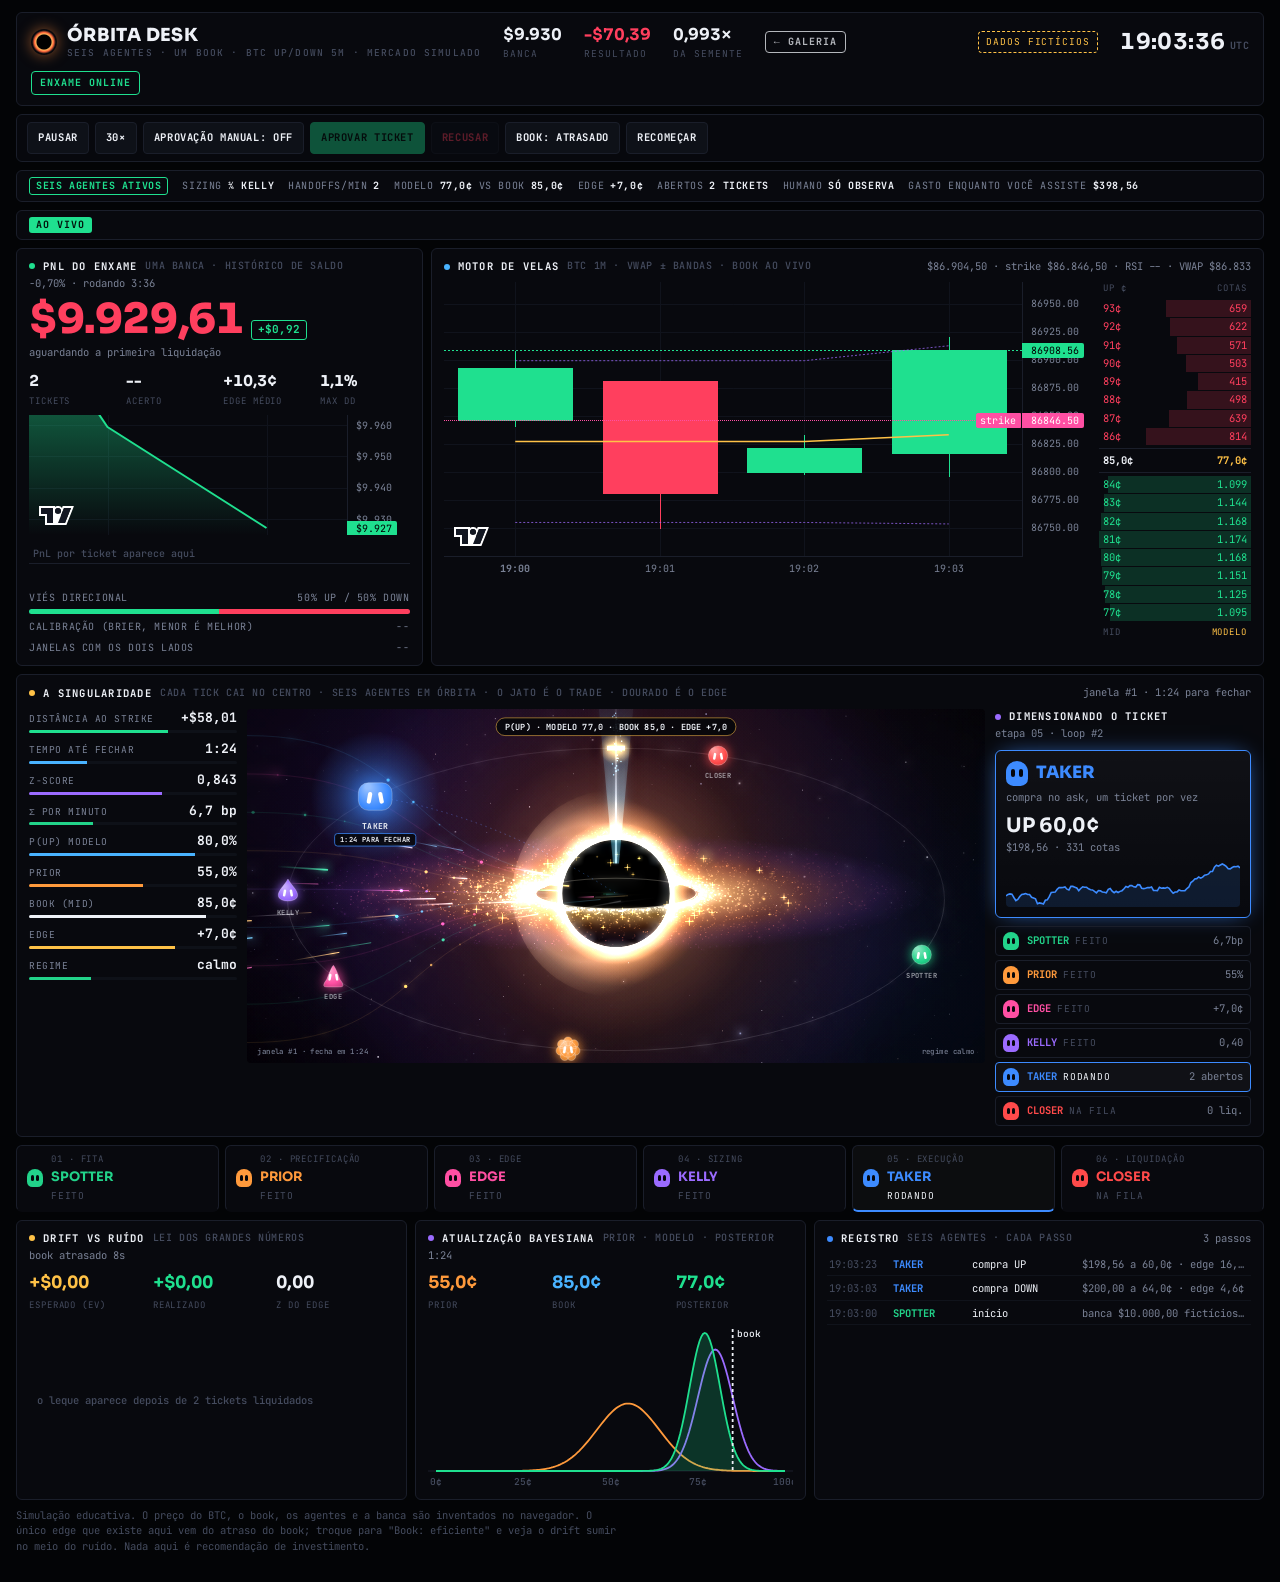
<file: orbita/index.html>
<!doctype html>
<html lang="pt-BR">
<head>
<meta charset="utf-8">
<meta name="viewport" content="width=device-width, initial-scale=1, viewport-fit=cover">
<title>Mesa Órbita</title>
<meta name="description" content="Seis agentes em órbita de um buraco negro operando janelas BTC up/down de 5 min. Simulação com dados fictícios.">
<meta property="og:title" content="Mesa Órbita">
<meta property="og:description" content="Seis agentes em órbita de um buraco negro operando janelas BTC up/down de 5 min. Simulação com dados fictícios.">
<meta property="og:image" content="https://lucas-reis-diniz.github.io/mesas-animadas/orbita/thumb.jpg">
<meta name="theme-color" content="#ffc247">
<link rel="icon" href="../assets/favicon.svg" type="image/svg+xml">
<link rel="stylesheet" href="../assets/fonts.css">
<style>
html,body{margin:0}
[hidden]{display:none!important}
img{max-width:100%}
a.back{font:700 10px/1 'JetBrains Mono',ui-monospace,monospace;letter-spacing:.1em;text-transform:uppercase;color:inherit;opacity:.75;text-decoration:none;border:1px solid currentColor;border-radius:4px;padding:5px 8px;white-space:nowrap}
a.back:hover{opacity:1}
</style>
<style>
/* Terminal preto em faixas: cabeçalho e fita, PnL ao lado do motor de velas, singularidade em tela cheia, abas dos agentes, três painéis de estatística */
:root{
  --bg:#030406; --panel:#08090e; --panel-2:#0e1118; --line:#1a1e2a; --ink:#eef1f7; --muted:#7a8296; --dim:#454c5f;
  --up:#1fe08f; --down:#ff3f5e; --gold:#ffc247; --purple:#a06bff; --cyan:#49b3ff;
  --spotter:#22d38a; --prior:#ff9a3c; --edge:#ff4fa3; --kelly:#9b6bff; --taker:#3d8bff; --closer:#ff4a4a;
  --font-display:'Sora','Segoe UI',system-ui,sans-serif;
  --font-mono:'JetBrains Mono',ui-monospace,'SFMono-Regular',Menlo,Consolas,monospace;
  color-scheme:dark;
}
*{box-sizing:border-box}
body{background:var(--bg);color:var(--ink);font-family:var(--font-mono);font-size:12px;line-height:1.45}
.wrap{max-width:1400px;margin:0 auto;padding:12px 16px 28px;display:grid;gap:8px}
.panel{background:var(--panel);border:1px solid var(--line);border-radius:6px;padding:10px 12px;min-width:0}
.cap{display:flex;flex-wrap:wrap;gap:2px 10px;align-items:baseline;justify-content:space-between;margin-bottom:8px}
.cap h2{margin:0;font-size:10.5px;letter-spacing:.12em;text-transform:uppercase;font-weight:700;display:flex;gap:8px;align-items:center}
.cap h2::before{content:"";width:6px;height:6px;border-radius:50%;background:var(--dot,var(--up))}
.cap .s{font-size:10px;letter-spacing:.06em;color:var(--dim);text-transform:uppercase;font-weight:500}
.cap .r{font-size:10.5px;color:var(--muted);font-variant-numeric:tabular-nums}
.up{color:var(--up)}.down{color:var(--down)}.gold{color:var(--gold)}.muted{color:var(--muted)}.dim{color:var(--dim)}
.num{font-variant-numeric:tabular-nums}

/* cabeçalho */
.top{display:flex;flex-wrap:wrap;align-items:center;gap:10px 22px;padding:10px 14px}
.logo{display:flex;align-items:center;gap:10px}
.glyph{width:26px;height:26px;border-radius:50%;background:radial-gradient(circle at 50% 50%,#000 38%,#ffb35a 44%,#ff6a3d 52%,transparent 64%);box-shadow:0 0 14px rgba(255,140,60,.55)}
.brand{font-family:var(--font-display);font-weight:800;font-size:18px;letter-spacing:.02em;line-height:1}
.brand small{display:block;font-family:var(--font-mono);font-weight:500;font-size:9.5px;letter-spacing:.12em;color:var(--dim);margin-top:4px;text-transform:uppercase}
.hstat{display:grid;gap:1px}
.hstat b{font-family:var(--font-display);font-size:16px;font-weight:700;font-variant-numeric:tabular-nums}
.hstat span{font-size:9.5px;letter-spacing:.1em;color:var(--dim);text-transform:uppercase}
.sp{flex:1}
.clock{font-family:var(--font-display);font-weight:700;font-size:22px;font-variant-numeric:tabular-nums;letter-spacing:.02em}
.clock small{font-family:var(--font-mono);font-size:10px;color:var(--dim);margin-left:4px}
.online{font-size:10px;letter-spacing:.1em;font-weight:700;color:var(--up);border:1px solid currentColor;border-radius:4px;padding:4px 8px;white-space:nowrap}
.online.off{color:var(--warn,#ffb020)}
.simtag{font-size:9.5px;letter-spacing:.1em;color:var(--gold);text-transform:uppercase;border:1px dashed currentColor;border-radius:4px;padding:3px 7px;white-space:nowrap}

/* controles e chips */
.bar{position:sticky;top:env(safe-area-inset-top,0px);z-index:20;display:flex;flex-wrap:wrap;gap:6px;align-items:center;padding:7px 10px;background:rgba(8,9,14,.96);backdrop-filter:blur(6px)}
button{font:inherit;font-size:10.5px;font-weight:700;letter-spacing:.06em;text-transform:uppercase;border-radius:4px;border:1px solid var(--line);background:var(--panel-2);color:var(--ink);padding:7px 10px;cursor:pointer}
button:hover:not(:disabled){border-color:var(--kelly)}
button.on{border-color:var(--up);color:var(--up)}
button.go{background:var(--up);border-color:var(--up);color:#02140c}
button.no{color:var(--down)}
button:disabled{opacity:.35;cursor:not-allowed}
button:focus-visible{outline:2px solid var(--cyan);outline-offset:2px}
.chips{display:flex;flex-wrap:wrap;gap:6px 14px;align-items:center;padding:6px 12px;font-size:10px;letter-spacing:.06em;text-transform:uppercase;color:var(--muted)}
.chips .c{display:flex;gap:6px;align-items:center;white-space:nowrap}
.chips .c b{color:var(--ink);font-weight:700}
.chips .pill{color:var(--up);border:1px solid currentColor;border-radius:3px;padding:1px 6px;font-weight:700}
.wire{display:flex;align-items:center;gap:10px;padding:5px 12px;overflow:hidden;white-space:nowrap}
.wire .lbl{flex:none;font-size:10px;font-weight:700;letter-spacing:.1em;color:#02140c;background:var(--up);border-radius:3px;padding:1px 7px}
.wire .track{overflow:hidden;flex:1;min-width:0;mask-image:linear-gradient(90deg,transparent,#000 4%,#000 96%,transparent)}
.wire .run{display:inline-block;padding-left:100%;animation:run 40s linear infinite;font-size:11px;color:var(--muted)}
.wire .run b{font-weight:700}
@keyframes run{to{transform:translateX(-100%)}}

/* linhas */
.rowA{display:grid;gap:8px;grid-template-columns:minmax(0,1fr)}
@media (min-width:1000px){.rowA{grid-template-columns:minmax(0,1fr) minmax(0,2.05fr)}}
.big{font-family:var(--font-display);font-weight:800;font-size:clamp(1.9rem,4.6vw,2.6rem);line-height:1;color:var(--up);font-variant-numeric:tabular-nums;letter-spacing:-.01em}
.dlt{display:inline-block;margin-left:8px;font-size:11px;font-weight:700;color:var(--down);border:1px solid currentColor;border-radius:3px;padding:1px 6px;vertical-align:middle}
.dlt.pos{color:var(--up)}
.kpis{display:grid;grid-template-columns:repeat(4,minmax(0,1fr));gap:8px;margin:10px 0 6px}
.kpis b{display:block;font-family:var(--font-display);font-size:15px;font-weight:700;font-variant-numeric:tabular-nums}
.kpis span{font-size:9px;letter-spacing:.1em;color:var(--dim);text-transform:uppercase}
.chart{position:relative}
.biasrow{display:grid;grid-template-columns:minmax(0,1fr) auto;gap:4px 10px;align-items:center;font-size:10px;color:var(--muted);text-transform:uppercase;letter-spacing:.06em;margin-top:6px}
.split{grid-column:1/-1;height:5px;border-radius:3px;overflow:hidden;display:flex;background:var(--panel-2)}
.split i{display:block;height:100%}
.engine{display:grid;gap:8px;grid-template-columns:minmax(0,1fr)}
@media (min-width:640px){.engine{grid-template-columns:minmax(0,1fr) 9.5rem}}
.book{font-size:10.5px;display:grid;gap:1px;align-content:start;font-variant-numeric:tabular-nums}
.book .h{display:flex;justify-content:space-between;color:var(--dim);font-size:9px;letter-spacing:.1em;text-transform:uppercase;padding:0 4px 4px}
.lv{position:relative;display:flex;justify-content:space-between;padding:1px 4px;border-radius:2px}
.lv i{position:absolute;right:0;top:0;bottom:0;opacity:.18}
.lv.a{color:var(--down)}.lv.a i{background:var(--down)}
.lv.b{color:var(--up)}.lv.b i{background:var(--up)}
.lv span{position:relative}
.mid{display:flex;justify-content:space-between;padding:4px;margin:2px 0;border-block:1px solid var(--line);font-weight:700}

/* singularidade */
.sing{display:grid;gap:10px;grid-template-columns:minmax(0,1fr)}
@media (min-width:1000px){.sing{grid-template-columns:13rem minmax(0,1fr) 16rem}}
.sigs{display:grid;gap:7px;align-content:start}
.sig{display:grid;grid-template-columns:minmax(0,1fr) auto;gap:2px 8px;align-items:baseline}
.sig .k{font-size:9.5px;letter-spacing:.06em;color:var(--muted);text-transform:uppercase;white-space:nowrap;overflow:hidden;text-overflow:ellipsis}
.sig .v{font-weight:700;font-size:13px;font-variant-numeric:tabular-nums}
.sig .m{grid-column:1/-1;height:3px;border-radius:2px;background:var(--panel-2);overflow:hidden}
.sig .m i{display:block;height:100%;background:var(--c,var(--gold))}
.stage{order:-1}
@media (min-width:1000px){.stage{order:0}}
.cv{display:block;width:100%;border-radius:4px}
.sizing{display:grid;gap:8px;align-content:start}
.active{border:1px solid var(--c);border-radius:6px;padding:10px;background:linear-gradient(180deg,rgba(255,255,255,.03),transparent);box-shadow:0 0 22px -8px var(--c)}
.active .n{display:flex;align-items:center;gap:8px;font-family:var(--font-display);font-weight:800;font-size:17px;color:var(--c)}
.active .d{font-size:10.5px;color:var(--muted);margin:4px 0 6px}
.active .v{font-family:var(--font-display);font-weight:700;font-size:20px;font-variant-numeric:tabular-nums}
.agents{display:grid;gap:4px}
.ag{display:grid;grid-template-columns:auto minmax(0,1fr) auto;gap:8px;align-items:center;padding:5px 7px;border:1px solid var(--line);border-radius:4px;font-size:10.5px}
.ag.run{border-color:var(--c);background:rgba(255,255,255,.03)}
.ag .nm{font-weight:700;color:var(--c)}
.ag .st{font-size:9.5px;letter-spacing:.08em;color:var(--dim);text-transform:uppercase}
.ag.run .st{color:var(--ink)}
.icon{width:16px;height:18px;border-radius:9px 9px 6px 6px;background:var(--c);position:relative;flex:none}
.icon::before,.icon::after{content:"";position:absolute;top:6px;width:3px;height:6px;border-radius:2px;background:#05060a}
.icon::before{left:4px}.icon::after{right:4px}
.icon.lg{width:22px;height:25px;border-radius:12px 12px 8px 8px}
.icon.lg::before,.icon.lg::after{top:8px;width:4px;height:8px}
.icon.lg::before{left:5px}.icon.lg::after{right:5px}

/* abas dos agentes */
.tabs{display:grid;gap:6px;grid-template-columns:repeat(6,minmax(0,1fr))}
@media (max-width:900px){.tabs{grid-template-columns:repeat(3,minmax(0,1fr))}}
@media (max-width:480px){.tabs{grid-template-columns:repeat(2,minmax(0,1fr))}}
.tab{display:grid;grid-template-columns:auto minmax(0,1fr);gap:2px 8px;align-items:center;padding:7px 10px;border-bottom:2px solid transparent}
.tab .ix{grid-column:2;font-size:9px;letter-spacing:.1em;color:var(--dim);text-transform:uppercase}
.tab .nm{grid-column:2;font-family:var(--font-display);font-weight:700;font-size:13px;color:var(--c)}
.tab .icon{grid-row:1/span 3}
.tab .st{grid-column:2;font-size:9.5px;letter-spacing:.08em;text-transform:uppercase;color:var(--dim)}
.tab.run{border-bottom-color:var(--c);background:rgba(255,255,255,.035)}
.tab.run .st{color:var(--ink)}

.rowB{display:grid;gap:8px;grid-template-columns:minmax(0,1fr)}
@media (min-width:1000px){.rowB{grid-template-columns:minmax(0,1fr) minmax(0,1fr) minmax(0,1.15fr)}}
.trio{display:grid;grid-template-columns:repeat(3,minmax(0,1fr));gap:6px;margin-bottom:6px}
.trio b{display:block;font-family:var(--font-display);font-size:17px;font-weight:700;font-variant-numeric:tabular-nums}
.trio span{font-size:9px;letter-spacing:.1em;text-transform:uppercase}
.log{list-style:none;margin:0;padding:0;display:grid;gap:2px;max-height:250px;overflow:auto;font-size:10.5px}
.log li{display:grid;grid-template-columns:3.6rem 4.6rem 6.5rem minmax(0,1fr);gap:6px;padding:3px 2px;border-bottom:1px solid #10131b}
.log time{color:var(--dim)}
.log .a{font-weight:700}
.log .x{color:var(--muted)}
.log li span{overflow:hidden;text-overflow:ellipsis;white-space:nowrap}
footer{font-size:10.5px;color:var(--dim);max-width:100ch}
@media (prefers-reduced-motion: reduce){.wire .run{animation:none;padding-left:0}}
</style>
</head>
<body>
<div class="wrap">
  <header class="panel top">
    <div class="logo"><span class="glyph" aria-hidden="true"></span><div class="brand">ÓRBITA DESK<small>seis agentes · um book · BTC up/down 5m · mercado simulado</small></div></div>
    <div class="hstat"><b id="hEq">--</b><span>banca</span></div>
    <div class="hstat"><b id="hPnl">--</b><span>resultado</span></div>
    <div class="hstat"><b id="hMult">--</b><span>da semente</span></div>
    <a class="back" href="../">&larr; galeria</a><span class="sp"></span>
    <span class="simtag">dados fictícios</span>
    <span class="clock" id="clock">--:--:--<small>UTC</small></span>
    <span class="online" id="online">ENXAME ONLINE</span>
  </header>

  <nav class="panel bar" aria-label="Controles">
    <button id="bPlay">Pausar</button>
    <button id="bSpeed" title="Segundos simulados por segundo real">30×</button>
    <button id="bManual" title="O TAKER espera sua aprovação antes de cada ticket">Aprovação manual: off</button>
    <button id="bApprove" class="go" disabled>Aprovar ticket</button>
    <button id="bReject" class="no" disabled>Recusar</button>
    <button id="bBook" title="Atrasado: o book reage alguns segundos depois do preço. Eficiente: sem atraso, sem edge real.">Book: atrasado</button>
    <button id="bReset">Recomeçar</button>
  </nav>

  <div class="panel chips" id="chips"></div>
  <div class="panel wire"><span class="lbl">AO VIVO</span><div class="track"><span class="run" id="wire"></span></div></div>

  <div class="rowA">
    <section class="panel" aria-label="PnL do enxame">
      <div class="cap"><h2>PnL do enxame <span class="s">uma banca · histórico de saldo</span></h2><span class="r" id="pRight"></span></div>
      <div><span class="big" id="pBig">--</span><span class="dlt" id="pDlt"></span></div>
      <div class="muted" style="font-size:10.5px;margin-top:4px" id="pLast">aguardando a primeira liquidação</div>
      <div class="kpis">
        <div><b id="kT">0</b><span>tickets</span></div>
        <div><b id="kW">--</b><span>acerto</span></div>
        <div><b id="kE">--</b><span>edge médio</span></div>
        <div><b id="kD">--</b><span>max DD</span></div>
      </div>
      <div class="chart" id="eqChart" style="height:120px"></div>
      <canvas class="cv" id="tkt" style="height:44px;margin-top:6px"></canvas>
      <div class="biasrow"><span>viés direcional</span><span id="bias">--</span><div class="split"><i id="bUp" style="background:var(--up);width:50%"></i><i id="bDn" style="background:var(--down);width:50%"></i></div></div>
      <div class="biasrow"><span>calibração (Brier, menor é melhor)</span><span id="brier">--</span></div>
      <div class="biasrow"><span>janelas com os dois lados</span><span id="both">--</span></div>
    </section>

    <section class="panel" aria-label="Motor de velas">
      <div class="cap" style="--dot:var(--cyan)"><h2>Motor de velas <span class="s">BTC 1m · VWAP ± bandas · book ao vivo</span></h2><span class="r" id="eRight"></span></div>
      <div class="engine">
        <div class="chart" id="cChart" style="height:300px"></div>
        <div class="book" id="book" aria-label="Book do lado UP"></div>
      </div>
    </section>
  </div>

  <section class="panel" aria-label="A singularidade">
    <div class="cap" style="--dot:var(--gold)"><h2>A singularidade <span class="s">cada tick cai no centro · seis agentes em órbita · o jato é o trade · dourado é o edge</span></h2><span class="r" id="sRight"></span></div>
    <div class="sing">
      <div class="sigs" id="sigs"></div>
      <div class="stage"><canvas class="cv" id="hole" aria-label="Animação da singularidade com os agentes em órbita"></canvas></div>
      <div class="sizing">
        <div class="cap" style="margin:0;--dot:var(--kelly)"><h2>Dimensionando o ticket</h2><span class="r" id="loop"></span></div>
        <div class="active" id="active"></div>
        <div class="agents" id="agents"></div>
      </div>
    </div>
  </section>

  <nav class="tabs" id="tabs" aria-label="Estado dos agentes"></nav>

  <div class="rowB">
    <section class="panel" aria-label="Drift vs ruído">
      <div class="cap" style="--dot:var(--gold)"><h2>Drift vs ruído <span class="s">lei dos grandes números</span></h2><span class="r" id="dRight"></span></div>
      <div class="trio"><div><b class="gold" id="dEv">--</b><span class="dim">esperado (EV)</span></div><div><b id="dReal">--</b><span class="dim">realizado</span></div><div><b id="dZ">--</b><span class="dim">z do edge</span></div></div>
      <canvas class="cv" id="drift" style="height:170px"></canvas>
    </section>
    <section class="panel" aria-label="Atualização bayesiana">
      <div class="cap" style="--dot:var(--kelly)"><h2>Atualização bayesiana <span class="s">prior · modelo · posterior</span></h2><span class="r" id="bRight"></span></div>
      <div class="trio"><div><b style="color:var(--prior)" id="bPrior">--</b><span class="dim">prior</span></div><div><b style="color:var(--cyan)" id="bBookV">--</b><span class="dim">book</span></div><div><b style="color:var(--up)" id="bPost">--</b><span class="dim">posterior</span></div></div>
      <canvas class="cv" id="bayes" style="height:170px"></canvas>
    </section>
    <section class="panel" aria-label="Registro de atividade">
      <div class="cap" style="--dot:var(--taker)"><h2>Registro <span class="s">seis agentes · cada passo</span></h2><span class="r" id="lRight"></span></div>
      <ul class="log" id="log"></ul>
    </section>
  </div>

  <footer>Simulação educativa. O preço do BTC, o book, os agentes e a banca são inventados no navegador. O único edge que existe aqui vem do atraso do book; troque para "Book: eficiente" e veja o drift sumir no meio do ruído. Nada aqui é recomendação de investimento.</footer>
</div>

<script src="../assets/lightweight-charts.standalone.production.js"></script>
<script>
(function(){
const $=id=>document.getElementById(id);
const RM=window.matchMedia&&window.matchMedia('(prefers-reduced-motion: reduce)').matches;

/* ===== util ===== */
function gauss(){let u=0,v=0;while(u===0)u=Math.random();while(v===0)v=Math.random();return Math.sqrt(-2*Math.log(u))*Math.cos(2*Math.PI*v);}
const clamp=(x,a,b)=>Math.max(a,Math.min(b,x));
const sig=x=>1/(1+Math.exp(-x));
const logit=p=>Math.log(p/(1-p));
function erf(x){const s=Math.sign(x);x=Math.abs(x);const t=1/(1+0.3275911*x);const y=1-(((((1.061405429*t-1.453152027)*t)+1.421413741)*t-0.284496736)*t+0.254829592)*t*Math.exp(-x*x);return s*y;}
const Phi=z=>0.5*(1+erf(z/Math.SQRT2));
const nf0=new Intl.NumberFormat('pt-BR',{maximumFractionDigits:0});
const nf2=new Intl.NumberFormat('pt-BR',{minimumFractionDigits:2,maximumFractionDigits:2});
const usd=v=>(v<0?'-':'')+'$'+nf2.format(Math.abs(v));
const usd0=v=>(v<0?'-':'')+'$'+nf0.format(Math.abs(v));
const sgn=v=>(v>=0?'+':'-')+'$'+nf2.format(Math.abs(v));
const cents=p=>(p*100).toFixed(1).replace('.',',')+'¢';
const pct=(v,d=1)=>(v*100).toFixed(d).replace('.',',')+'%';
const dec=(v,d=2)=>v.toFixed(d).replace('.',',');
const pad=n=>String(n).padStart(2,'0');
const hms=ts=>{const d=new Date(ts*1000);return pad(d.getUTCHours())+':'+pad(d.getUTCMinutes())+':'+pad(d.getUTCSeconds());};
const mmss=s=>Math.floor(s/60)+':'+pad(Math.floor(s%60));

/* ===== agentes ===== */
const AG=[
  {id:'spotter',name:'SPOTTER',role:'fita',desc:'lê a fita e mede a volatilidade',c:'#22d38a'},
  {id:'prior',name:'PRIOR',role:'precificação',desc:'taxa base com inclinação de momentum',c:'#ff9a3c'},
  {id:'edge',name:'EDGE',role:'edge',desc:'modelo contra o book, em centavos',c:'#ff4fa3'},
  {id:'kelly',name:'KELLY',role:'sizing',desc:'f* × ¼ Kelly, teto de 2% da banca',c:'#9b6bff'},
  {id:'taker',name:'TAKER',role:'execução',desc:'compra no ask, um ticket por vez',c:'#3d8bff'},
  {id:'closer',name:'CLOSER',role:'liquidação',desc:'liquida a janela de 5 min',c:'#ff4a4a'}];

/* ===== parâmetros ===== */
const CFG={edgeMin:0.03,kelly:0.25,cap:0.02,maxPerWindow:3,cooldown:20,lag:8,vol:0.00011};
const START=Math.floor(Date.UTC(2026,9,6,19,0,0)/1000);
const SPEEDS=[10,30,90];
let S,speedIx=1,running=true;

function fresh(){
  const p0=85000+Math.random()*2000;
  S={t:0,price:p0,hist:[p0],rets:[],regime:'calmo',vPV:0,vV:0,vPPV:0,bar:null,candles:[],wStart:0,strike:p0,wid:0,wTickets:0,wSides:{},
     cash:10000,bank0:10000,open:[],settled:[],lastTrade:-999,pending:null,manual:S?S.manual:false,efficient:S?S.efficient:false,
     m:null,eqSeries:[],drift:[],cumEV:0,cumReal:0,cumVar:0,brierSum:0,brierN:0,spent:0,log:[],edgeHist:[],kHist:[],priceSpark:[],
     peak:10000,maxDD:0,lastSettle:null,bothWin:0,wins:0,stageChanges:[],lastStage:-1,takerUntil:0,closerUntil:0,loops:0,kellyF:0,lastFill:null,prevEq:10000,prevEqShow:10000};
  for(let i=0;i<180;i++)tick(true);
}
function equity(){let v=S.cash;const mid=S.m?S.m.mid:0.5;for(const t of S.open)v+=t.shares*(t.side==='UP'?mid:1-mid);return v;}
function log(agent,action,detail){S.log.unshift({ts:START+S.t,agent,action,detail});if(S.log.length>80)S.log.pop();}

/* ===== um segundo simulado ===== */
function tick(warm){
  S.t++;const ts=START+S.t;
  if(Math.random()<0.004){S.regime=S.regime==='calmo'?'volátil':'calmo';if(!warm)log('SPOTTER','regime','mudou para '+S.regime);}
  const mult=S.regime==='calmo'?0.75:1.9,r=CFG.vol*mult*gauss();
  S.price*=Math.exp(r);S.hist.push(S.price);if(S.hist.length>900)S.hist.shift();
  S.rets.push(r);if(S.rets.length>120)S.rets.shift();
  const v=Math.exp(0.6*gauss())*mult;S.vPV+=S.price*v;S.vV+=v;S.vPPV+=S.price*S.price*v;
  const m0=ts-ts%60;
  if(!S.bar||S.bar.time!==m0){if(S.bar)S.candles.push(S.bar);S.bar={time:m0,open:S.price,high:S.price,low:S.price,close:S.price,vol:0};}
  const b=S.bar;b.high=Math.max(b.high,S.price);b.low=Math.min(b.low,S.price);b.close=S.price;b.vol+=v;
  const w0=ts-ts%300;
  if(w0!==S.wStart){if(S.wStart&&!warm)settle();S.wStart=w0;S.strike=S.price;S.wid++;S.wTickets=0;S.wSides={};if(!warm){log('PRIOR','nova janela','strike $'+nf2.format(S.strike));strikeLine();}}
  const tau=Math.max(1,S.wStart+300-ts);
  const n=S.rets.length,mu=S.rets.reduce((a,x)=>a+x,0)/n;
  const sd=Math.max(CFG.vol*0.4,Math.sqrt(S.rets.reduce((a,x)=>a+(x-mu)*(x-mu),0)/Math.max(1,n-1)));
  const z=Math.log(S.price/S.strike)/(sd*Math.sqrt(tau)),pm=clamp(Phi(z),0.01,0.99);
  const back=S.hist.length>61?S.hist[S.hist.length-61]:S.hist[0],mom=Math.log(S.price/back);
  const prior=0.5+clamp(mom/(sd*Math.sqrt(60))*0.03,-0.06,0.06);
  const post=clamp(sig(0.85*logit(pm)+0.15*logit(prior)),0.01,0.99);
  const lag=S.efficient?0:CFG.lag,sl=S.hist[Math.max(0,S.hist.length-1-lag)];
  let mid=Phi(Math.log(sl/S.strike)/(sd*Math.sqrt(tau+lag)))+0.01*gauss();
  mid=clamp(Math.round(mid*100)/100,0.02,0.98);
  const ask=Math.min(0.99,mid+0.01),bid=Math.max(0.01,mid-0.01);
  S.m={z,pm,prior,post,mid,ask,bid,sd,tau,mom,eu:post-ask,ed:bid-post};
  S.edgeHist.push(Math.max(post-ask,bid-post));if(S.edgeHist.length>120)S.edgeHist.shift();
  S.priceSpark.push(S.price);if(S.priceSpark.length>120)S.priceSpark.shift();
  if(warm)return;
  // decisão
  if(!S.pending&&tau>12&&S.wTickets<CFG.maxPerWindow&&S.t-S.lastTrade>=CFG.cooldown){
    const eu=post-ask,ed=bid-post;let side=null,c,q,e;
    if(eu>=CFG.edgeMin&&eu>=ed){side='UP';c=ask;q=post;e=eu;}else if(ed>=CFG.edgeMin){side='DOWN';c=1-bid;q=1-post;e=ed;}
    if(side){
      const f=(q-c)/(1-c),eq=equity(),stake=Math.min(eq*CFG.kelly*f,eq*CFG.cap,S.cash);
      S.kellyF=f;S.kHist.push(f);if(S.kHist.length>60)S.kHist.shift();S.loops++;
      if(stake>=1){
        const prop={side,c,q,e,f,stake,wid:S.wid};
        if(S.manual){S.pending=Object.assign(prop,{expires:S.t+15});log('KELLY','aguarda você',side+' '+usd(stake)+' a '+cents(c)+', edge '+cents(e));}
        else execute(prop);
      }
    }
  }
  if(S.pending&&S.t>S.pending.expires){log('TAKER','expirou','ticket '+S.pending.side+' não aprovado');S.pending=null;}
  if(S.t%10===0){const e=equity();S.eqSeries.push({time:ts,value:e});if(e>S.peak)S.peak=e;S.maxDD=Math.max(S.maxDD,(S.peak-e)/S.peak);if(eqS)eqS.update({time:ts,value:e});}
}
function execute(p){
  const shares=p.stake/p.c;
  S.cash-=p.stake;S.spent+=p.stake;S.wTickets++;S.lastTrade=S.t;S.wSides[p.side]=1;
  const tk={id:S.open.length+S.settled.length+1,side:p.side,c:p.c,q:p.q,e:p.e,stake:p.stake,shares,wid:p.wid,ev:shares*(p.q-p.c),va:shares*shares*p.q*(1-p.q)};
  S.open.push(tk);S.lastFill=tk;
  log('TAKER','compra '+p.side,usd(p.stake)+' a '+cents(p.c)+' · edge '+cents(p.e));
  stageFlash('taker');jet(p.side);
}
function settle(){
  const up=S.price>S.strike,mine=S.open.filter(t=>t.wid===S.wid);
  S.open=S.open.filter(t=>t.wid!==S.wid);
  if(!mine.length){log('CLOSER','janela fechada',(up?'UP':'DOWN')+' · sem tickets');stageFlash('closer');return;}
  let tot=0;
  for(const t of mine){
    const win=(t.side==='UP')===up,pay=win?t.shares:0,pnl=pay-t.stake;
    S.cash+=pay;tot+=pnl;if(win)S.wins++;
    S.settled.push(Object.assign(t,{win,pnl}));
    S.cumEV+=t.ev;S.cumReal+=pnl;S.cumVar+=t.va;S.brierSum+=Math.pow(t.q-(win?1:0),2);S.brierN++;
  }
  if(Object.keys(S.wSides).length>1)S.bothWin++;
  S.drift.push({time:START+S.t,ev:S.cumEV,real:S.cumReal,sd:Math.sqrt(S.cumVar)});
  S.lastSettle={up,tot,n:mine.length};
  log('CLOSER','liquidou '+(up?'UP':'DOWN'),mine.length+' ticket(s) · '+sgn(tot));
  stageFlash('closer');driftChart();
}

/* ===== estágios do enxame ===== */
function stageFlash(id){const now=performance.now();if(id==='taker')S.takerUntil=now+1300;if(id==='closer')S.closerUntil=now+1600;}
function stageIdx(now){
  if(!running)return -1;
  if(S.closerUntil>now)return 5;if(S.takerUntil>now)return 4;
  return Math.floor(now/420)%4;
}

/* ===== gráficos ===== */
let cC,cS,vwL,vwU,vwD,eqC,eqS,strikePL=null;
function initCharts(){
  const L=window.LightweightCharts;if(!L)return;
  const base={autoSize:true,localization:{locale:'pt-BR'},layout:{background:{type:'solid',color:'#08090e'},textColor:'#7a8296',fontFamily:"'JetBrains Mono', monospace",fontSize:10},
    grid:{vertLines:{color:'#10131c'},horzLines:{color:'#10131c'}},rightPriceScale:{borderColor:'#1a1e2a'},timeScale:{borderColor:'#1a1e2a',timeVisible:true,secondsVisible:false},
    crosshair:{vertLine:{color:'#454c5f'},horzLine:{color:'#454c5f'}}};
  cC=L.createChart($('cChart'),base);
  cS=cC.addCandlestickSeries({upColor:'#1fe08f',downColor:'#ff3f5e',wickUpColor:'#1fe08f',wickDownColor:'#ff3f5e',borderVisible:false,priceFormat:{type:'price',precision:2,minMove:0.01}});
  vwL=cC.addLineSeries({color:'#ffc247',lineWidth:1.5,priceLineVisible:false,lastValueVisible:false});
  vwU=cC.addLineSeries({color:'rgba(160,107,255,.75)',lineWidth:1,lineStyle:2,priceLineVisible:false,lastValueVisible:false});
  vwD=cC.addLineSeries({color:'rgba(160,107,255,.75)',lineWidth:1,lineStyle:2,priceLineVisible:false,lastValueVisible:false});
  eqC=L.createChart($('eqChart'),Object.assign({},base,{handleScroll:false,handleScale:false,timeScale:{visible:false},rightPriceScale:{borderColor:'#1a1e2a',scaleMargins:{top:.1,bottom:.05}}}));
  eqS=eqC.addAreaSeries({lineColor:'#1fe08f',topColor:'rgba(31,224,143,.35)',bottomColor:'rgba(31,224,143,0)',lineWidth:2,priceLineVisible:false,priceFormat:{type:'custom',formatter:v=>'$'+nf0.format(v),minMove:1}});
}
function vwapNow(){const v=S.vPV/S.vV,sd=Math.sqrt(Math.max(0,S.vPPV/S.vV-v*v));return {v,sd};}
function candleAll(){
  if(!cS)return;const bars=S.candles.concat(S.bar?[S.bar]:[]);
  cS.setData(bars.map(b=>({time:b.time,open:b.open,high:b.high,low:b.low,close:b.close})));
  const w=vwapNow();vwL.setData([]);vwU.setData([]);vwD.setData([]);
  bars.forEach(b=>{vwL.update({time:b.time,value:w.v});vwU.update({time:b.time,value:w.v+2*w.sd});vwD.update({time:b.time,value:w.v-2*w.sd});});
  cC.timeScale().fitContent();strikeLine();
}
function candleTick(){
  if(!cS||!S.bar)return;const b=S.bar;
  cS.update({time:b.time,open:b.open,high:b.high,low:b.low,close:b.close});
  const w=vwapNow();vwL.update({time:b.time,value:w.v});vwU.update({time:b.time,value:w.v+2*w.sd});vwD.update({time:b.time,value:w.v-2*w.sd});
}
function strikeLine(){if(!cS)return;if(strikePL)cS.removePriceLine(strikePL);strikePL=cS.createPriceLine({price:S.strike,color:'#ff4fa3',lineWidth:1,lineStyle:1,axisLabelVisible:true,title:'strike'});}
function eqAll(){if(eqS){eqS.setData(S.eqSeries.length?S.eqSeries:[{time:START+S.t,value:equity()}]);eqC.timeScale().fitContent();}}
function driftChart(){
  const xs=S.settled.slice(-220);
  if(xs.length<2){S.fan=null;return;}
  const P=150,paths=[];
  for(let k=0;k<P;k++){let v=0;const arr=[0];for(const t of xs){v+=(Math.random()<t.q?t.shares:0)-t.stake;arr.push(v);}paths.push(arr);}
  paths.sort((a,b)=>a[a.length-1]-b[b.length-1]);
  const real=[0],ev=[0];let v=0,w=0;for(const t of xs){v+=t.pnl;real.push(v);w+=t.ev;ev.push(w);}
  S.fan={paths,real,ev,n:xs.length};
}
function drawDrift(){
  const cv=$('drift'),f=fit(cv,0,0);if(!f)return;const c=cv.getContext('2d');c.setTransform(f.d,0,0,f.d,0,0);
  c.fillStyle='#08090e';c.fillRect(0,0,f.w,f.h);
  const F=S.fan;
  if(!F){c.fillStyle='#454c5f';c.font='500 10.5px "JetBrains Mono", monospace';c.textAlign='left';c.fillText('o leque aparece depois de 2 tickets liquidados',8,f.h/2);return;}
  const x0=6,x1=f.w-64,top=8,bot=f.h-14,n=F.real.length;
  let lo=0,hi=0;for(const p of F.paths)for(const v of p){if(v<lo)lo=v;if(v>hi)hi=v;}for(const v of F.real){if(v<lo)lo=v;if(v>hi)hi=v;}
  const pad=(hi-lo)*0.06||1;lo-=pad;hi+=pad;
  const X=i=>x0+i/(n-1)*(x1-x0),Y=v=>bot-(v-lo)/(hi-lo)*(bot-top);
  c.strokeStyle='#161a26';c.lineWidth=1;c.beginPath();c.moveTo(x0,Y(0));c.lineTo(x1,Y(0));c.stroke();
  c.globalCompositeOperation='lighter';
  const P=F.paths.length;
  F.paths.forEach((p,k)=>{const hue=Math.round(k/(P-1)*275);c.strokeStyle='hsla('+hue+',95%,60%,.16)';c.lineWidth=1;c.beginPath();p.forEach((v,i)=>{i?c.lineTo(X(i),Y(v)):c.moveTo(X(i),Y(v));});c.stroke();});
  c.globalCompositeOperation='source-over';
  c.setLineDash([4,4]);c.strokeStyle='#ffc247';c.lineWidth=1.4;c.beginPath();F.ev.forEach((v,i)=>{i?c.lineTo(X(i),Y(v)):c.moveTo(X(i),Y(v));});c.stroke();c.setLineDash([]);
  c.save();c.shadowColor='rgba(255,255,255,.9)';c.shadowBlur=8;c.strokeStyle='#ffffff';c.lineWidth=2;c.beginPath();F.real.forEach((v,i)=>{i?c.lineTo(X(i),Y(v)):c.moveTo(X(i),Y(v));});c.stroke();c.restore();
  // histograma dos finais
  const B=18,bins=new Array(B).fill(0);F.paths.forEach(p=>{const v=p[p.length-1];bins[clamp(Math.floor((v-lo)/(hi-lo)*B),0,B-1)]++;});
  const mx=Math.max(...bins),bh=(bot-top)/B;
  bins.forEach((b,i)=>{const yc=bot-(i+0.5)*bh,hue=Math.round(i/(B-1)*275),w=b/mx*52;c.fillStyle='hsla('+hue+',95%,58%,.85)';c.fillRect(x1+6,yc-bh/2+1,w,Math.max(1,bh-2));});
  const ry=Y(F.real[n-1]);c.fillStyle='#fff';c.fillRect(x1+2,ry-1,58,2);
  c.font='500 9.5px "JetBrains Mono", monospace';c.fillStyle='#7a8296';c.textAlign='left';c.fillText(F.n+' tickets · 150 universos',x0+2,f.h-3);
  const lbl='realizado '+sgn(F.real[n-1]),tw=c.measureText(lbl).width+10;c.fillStyle='rgba(5,6,10,.85)';c.fillRect(Math.min(X(n-1)-tw,x1-tw),ry-20,tw,15);c.fillStyle='#fff';c.fillText(lbl,Math.min(X(n-1)-tw,x1-tw)+5,ry-9);
}

/* ===== canvases ===== */
function fit(cv,H,W){const w=cv.clientWidth||cv.parentElement.clientWidth;if(!w)return null;const d=window.devicePixelRatio||1;const h=H?w*H/W:cv.clientHeight;cv.style.height=h+'px';cv.width=Math.round(w*d);cv.height=Math.round(h*d);return {w,h,d};}

/* a singularidade */
const HW=1000,HH=480,hole=$('hole'),hx=hole.getContext('2d');let hS={w:1,h:1,d:1};
const CX=500,CY=250,R=74,T=0.19,DIN=R*1.5,DOUT=R*5.7,ORX=445,ORY=205;
const TAU=Math.PI*2;
const disk=[],stars=[],streaks=[],golds=[],jets=[],flows=[],jetBits=[];
function dcol(t){
  if(t<0.10){const k=t/0.10;return [255,252-8*k,238-50*k];}
  if(t<0.40){const k=(t-0.10)/0.30;return [255,244-74*k,188-110*k];}
  if(t<0.72){const k=(t-0.40)/0.32;return [255-20*k,170-75*k,78+12*k];}
  const k=(t-0.72)/0.28;return [235-85*k,95-35*k,90+140*k];}
for(let i=0;i<3600;i++){
  const u=Math.random(),r=DIN+Math.pow(u,1.85)*(DOUT-DIN),t=(r-DIN)/(DOUT-DIN),col=dcol(t);
  disk.push({r,t,a:Math.random()*TAU,s:0.5+Math.random()*(t<0.3?1.9:1.3),b:0.35+Math.random()*0.65,tw:Math.random()*TAU,rgb:(col[0]|0)+','+(col[1]|0)+','+(col[2]|0),w:Math.pow(DIN/r,1.5)});
}
for(let i=0;i<460;i++){const k=Math.random();stars.push({x:Math.random()*HW,y:Math.random()*HH,r:k<0.93?0.35+Math.random()*0.8:1.1+Math.random()*1.3,p:Math.random()*TAU,c:Math.random()<0.18?'190,210,255':Math.random()<0.12?'255,215,180':'255,255,255'});}
const FLOWC=['63,214,255','255,79,163','34,211,138','255,194,71','160,107,255'];
for(let i=0;i<9;i++)flows.push({y0:36+i*52,c:FLOWC[i%5],ph:Math.random(),sp:0.22+Math.random()*0.2});
const neb=document.createElement('canvas');neb.width=500;neb.height=240;
(function(){const c=neb.getContext('2d');[[0.18,0.25,'90,40,170',0.12],[0.86,0.72,'40,80,180',0.09],[0.62,0.1,'170,50,130',0.06],[0.4,0.9,'60,30,120',0.07]].forEach(([x,y,col,a])=>{const g=c.createRadialGradient(x*500,y*240,0,x*500,y*240,230);g.addColorStop(0,'rgba('+col+','+a+')');g.addColorStop(1,'rgba('+col+',0)');c.fillStyle=g;c.fillRect(0,0,500,240);});})();
const blA=document.createElement('canvas'),blB=document.createElement('canvas');
function sizeBloom(){blA.width=Math.max(1,Math.round(hole.width/4));blA.height=Math.max(1,Math.round(hole.height/4));blB.width=Math.max(1,Math.round(hole.width/12));blB.height=Math.max(1,Math.round(hole.height/12));}
const TICKC=['120,220,255','255,110,180','60,230,150','255,255,255','255,205,110'];
function spawnTick(){
  const n=Math.random()<0.5?1:2;
  for(let i=0;i<n;i++){const off=(Math.random()-0.5)*R*3.4*(0.4+Math.random()*0.6);
    streaks.push({x:-40-Math.random()*120,y:CY+off,ty:CY+off*0.12,v:420+Math.random()*420,len:22+Math.random()*60,c:TICKC[Math.floor(Math.random()*TICKC.length)],a:0.55+Math.random()*0.45,w:0.8+Math.random()*1.4});}
  if(streaks.length>260)streaks.splice(0,streaks.length-260);
}
function jet(side){jets.push({dir:side==='UP'?-1:1,t0:performance.now(),c:side==='UP'?'110,220,255':'255,90,170'});
  for(let i=0;i<70;i++)jetBits.push({dir:side==='UP'?-1:1,y:R*0.6,x:(Math.random()-0.5)*6,v:260+Math.random()*420,sx:(Math.random()-0.5)*60,c:side==='UP'?'150,230,255':'255,140,200',life:1});}
function bez(p0,p1,p2,p3,t){const u=1-t;return u*u*u*p0+3*u*u*t*p1+3*u*t*t*p2+t*t*t*p3;}

/* forma de cada agente */
function agentPath(c,id,x,y,s){
  c.beginPath();
  if(id==='spotter'||id==='closer'){c.arc(x,y,13*s,0,TAU);}
  else if(id==='prior'){const r=11*s;c.arc(x,y,r,0,TAU);for(let i=0;i<7;i++){const a=i/7*TAU-Math.PI/2;c.moveTo(x+Math.cos(a)*r*0.95+6*s,y+Math.sin(a)*r*0.95);c.arc(x+Math.cos(a)*r*0.95,y+Math.sin(a)*r*0.95,6*s,0,TAU);}}
  else if(id==='edge'){const h=15*s,w=16*s,k=5*s;c.moveTo(x,y-h);c.quadraticCurveTo(x+k*0.4,y-h+k*0.2,x+w*0.55,y+h*0.25);c.quadraticCurveTo(x+w+k*0.3,y+h,x+w*0.55,y+h*0.95);c.lineTo(x-w*0.55,y+h*0.95);c.quadraticCurveTo(x-w-k*0.3,y+h,x-w*0.55,y+h*0.25);c.quadraticCurveTo(x-k*0.4,y-h+k*0.2,x,y-h);}
  else if(id==='kelly'){c.moveTo(x,y-18*s);c.bezierCurveTo(x+5*s,y-9*s,x+14*s,y-2*s,x+13*s,y+5*s);c.bezierCurveTo(x+12*s,y+14*s,x-12*s,y+14*s,x-13*s,y+5*s);c.bezierCurveTo(x-14*s,y-2*s,x-5*s,y-9*s,x,y-18*s);}
  else {const w=27*s,h=22*s,r=8*s,x0=x-w/2,y0=y-h/2;c.moveTo(x0+r,y0);c.arcTo(x0+w,y0,x0+w,y0+h,r);c.arcTo(x0+w,y0+h,x0,y0+h,r);c.arcTo(x0,y0+h,x0,y0,r);c.arcTo(x0,y0,x0+w,y0,r);}
  c.closePath();
}
function shade(hex,f){const n=parseInt(hex.slice(1),16);let r=n>>16,g=n>>8&255,b=n&255;if(f>0){r+=(255-r)*f;g+=(255-g)*f;b+=(255-b)*f;}else{r*=1+f;g*=1+f;b*=1+f;}return 'rgb('+(r|0)+','+(g|0)+','+(b|0)+')';}
function drawAgent(c,a,x,y,s,act,now){
  if(act){const gg=c.createRadialGradient(x,y,0,x,y,52*s);gg.addColorStop(0,a.c+'88');gg.addColorStop(1,a.c+'00');c.fillStyle=gg;c.beginPath();c.arc(x,y,52*s,0,TAU);c.fill();}
  c.save();c.shadowColor=a.c;c.shadowBlur=act?26:12;
  const g=c.createRadialGradient(x-6*s,y-8*s,2*s,x,y,22*s);g.addColorStop(0,shade(a.c,0.45));g.addColorStop(0.55,a.c);g.addColorStop(1,shade(a.c,-0.35));
  c.fillStyle=g;agentPath(c,a.id,x,y,s);c.fill();c.restore();
  c.strokeStyle='rgba(255,255,255,.35)';c.lineWidth=1;agentPath(c,a.id,x,y,s);c.stroke();
  const blink=(Math.sin(now/1700+a.c.length*3+x*0.01)>0.985)?0.15:1;
  c.fillStyle='#fff';
  [[-4.6,0.18],[4.6,-0.18]].forEach(([dx,rot])=>{c.save();c.translate(x+dx*s,y+1*s);c.rotate(rot);c.beginPath();const w=3.4*s,h=9.5*s*blink;c.moveTo(-w/2,-h/2+w/2);c.arc(0,-h/2+w/2,w/2,Math.PI,0);c.lineTo(w/2,h/2-w/2);c.arc(0,h/2-w/2,w/2,0,Math.PI);c.closePath();c.fill();c.restore();});
}

const trails={};AG.forEach(a=>trails[a.id]=[]);
let agScale={};AG.forEach(a=>agScale[a.id]=1);
function drawHole(now,dt){
  const c=hx,sc=hS.w/HW*hS.d;c.setTransform(sc,0,0,sc,0,0);
  const spd=RM?0:(running?1:0.3);
  c.globalCompositeOperation='source-over';c.globalAlpha=1;c.fillStyle='#000';c.fillRect(0,0,HW,HH);
  c.drawImage(neb,0,0,HW,HH);
  c.globalCompositeOperation='lighter';
  for(const s of stars){const tw=0.35+0.4*Math.sin(now/(700+s.p*200)+s.p);c.fillStyle='rgba('+s.c+','+tw.toFixed(2)+')';c.fillRect(s.x,s.y,s.r,s.r);}
  // halo largo
  let g=c.createRadialGradient(CX,CY,R,CX,CY,R*6.5);g.addColorStop(0,'rgba(255,170,80,.22)');g.addColorStop(0.3,'rgba(255,120,60,.07)');g.addColorStop(0.7,'rgba(140,70,220,.03)');g.addColorStop(1,'rgba(0,0,0,0)');
  c.fillStyle=g;c.fillRect(0,0,HW,HH);
  // órbita (metade de trás)
  c.strokeStyle='rgba(255,255,255,.09)';c.lineWidth=1.2;c.beginPath();c.ellipse(CX,CY+8,ORX,ORY,0,Math.PI,TAU);c.stroke();
  // linhas de sinal vindas da esquerda
  for(const f of flows){
    const x0=0,y0=f.y0,x3=CX-R*1.25,y3=CY+(f.y0-CY)*0.12,x1=230,y1=f.y0,x2=CX-300,y2=CY+(f.y0-CY)*0.32;
    c.strokeStyle='rgba('+f.c+',.13)';c.lineWidth=1;c.beginPath();c.moveTo(x0,y0);c.bezierCurveTo(x1,y1,x2,y2,x3,y3);c.stroke();
    f.ph=(f.ph+dt*spd*f.sp)%1;
    for(let k=0;k<3;k++){const t=(f.ph+k*0.12)%1,px=bez(x0,x1,x2,x3,t),py=bez(y0,y1,y2,y3,t),al=(1-k*0.3)*(0.3+0.7*Math.sin(t*Math.PI));
      c.fillStyle='rgba('+f.c+','+al.toFixed(2)+')';c.beginPath();c.arc(px,py,2.2-k*0.5,0,TAU);c.fill();}
  }
  // disco: brilho contínuo de trás
  const diskGlow=front=>{c.save();c.beginPath();front?c.rect(0,CY,HW,HH-CY):c.rect(0,0,HW,CY);c.clip();c.translate(CX,CY);c.scale(1,T);
    const gg=c.createRadialGradient(0,0,DIN*0.96,0,0,DOUT);gg.addColorStop(0,'rgba(255,245,220,0)');gg.addColorStop(0.03,'rgba(255,238,200,.60)');gg.addColorStop(0.16,'rgba(255,190,100,.34)');gg.addColorStop(0.45,'rgba(235,120,70,.15)');gg.addColorStop(0.8,'rgba(150,70,200,.05)');gg.addColorStop(1,'rgba(120,60,200,0)');
    c.fillStyle=gg;c.beginPath();c.arc(0,0,DOUT,0,TAU);c.arc(0,0,DIN*0.96,0,TAU,true);c.fill('evenodd');c.restore();};
  diskGlow(false);
  for(const p of disk)p.a+=dt*spd*1.35*p.w;
  const drawP=(back)=>{for(const p of disk){const sn=Math.sin(p.a);if(back!==(sn<0))continue;const cs=Math.cos(p.a),x=CX+cs*p.r,y=CY+sn*p.r*T;
      const dop=0.55+0.6*(1-cs)/2+(back?0:0.12),al=p.b*dop*(1-p.t*p.t*0.85)*(0.75+0.25*Math.sin(now/300+p.tw));
      c.fillStyle='rgba('+p.rgb+','+Math.min(1,al).toFixed(2)+')';c.fillRect(x,y,p.s,p.s*0.8);}};
  drawP(true);
  // sombra do horizonte
  c.globalCompositeOperation='source-over';
  const sg=c.createRadialGradient(CX,CY,0,CX,CY,R);sg.addColorStop(0,'#000');sg.addColorStop(0.92,'#000');sg.addColorStop(1,'#050302');
  c.fillStyle=sg;c.beginPath();c.arc(CX,CY,R,0,TAU);c.fill();
  c.globalCompositeOperation='lighter';
  // anel de fótons com beaming (lado esquerdo mais forte)
  g=c.createRadialGradient(CX,CY,R*0.985,CX,CY,R*1.7);g.addColorStop(0,'rgba(255,252,240,.95)');g.addColorStop(0.05,'rgba(255,246,225,.85)');g.addColorStop(0.16,'rgba(255,210,140,.50)');g.addColorStop(0.45,'rgba(255,150,70,.16)');g.addColorStop(1,'rgba(255,120,40,0)');
  c.fillStyle=g;c.beginPath();c.arc(CX,CY,R*1.7,0,TAU);c.arc(CX,CY,R*0.985,0,TAU,true);c.fill('evenodd');
  g=c.createRadialGradient(CX-R*0.5,CY,R*0.6,CX-R*0.5,CY,R*1.9);g.addColorStop(0,'rgba(255,240,210,0)');g.addColorStop(0.5,'rgba(255,230,190,.18)');g.addColorStop(1,'rgba(255,200,120,0)');
  c.fillStyle=g;c.beginPath();c.arc(CX,CY,R*1.9,0,TAU);c.arc(CX,CY,R,0,TAU,true);c.fill('evenodd');
  c.strokeStyle='rgba(255,255,250,.95)';c.lineWidth=1.6;c.beginPath();c.arc(CX,CY,R*1.012,0,TAU);c.stroke();
  // imagem lenteada do disco de trás: arco por cima e fantasma por baixo
  for(let i=0;i<disk.length;i+=2){const p=disk[i];if(p.t>0.55)continue;const sn=Math.sin(p.a);if(sn>=0)continue;const cs=Math.cos(p.a),psi=cs*1.42;
    const rho=R*1.05+(p.r-DIN)*0.12,al=p.b*(0.55+0.45*(1-cs)/2)*(1-p.t)*0.9;
    c.fillStyle='rgba('+p.rgb+','+al.toFixed(2)+')';c.fillRect(CX+rho*Math.sin(psi),CY-rho*Math.cos(psi)*0.98,p.s*0.9,p.s*0.9);
    const rho2=R*1.02+(p.r-DIN)*0.045;c.fillStyle='rgba('+p.rgb+','+(al*0.38).toFixed(2)+')';c.fillRect(CX+rho2*Math.sin(psi),CY+rho2*Math.cos(psi),p.s*0.7,p.s*0.7);}
  // frente do disco passando sobre a sombra
  diskGlow(true);
  drawP(false);
  c.strokeStyle='rgba(255,245,225,.55)';c.lineWidth=1.2;c.beginPath();c.ellipse(CX,CY,DIN*0.98,DIN*0.98*T,0,0,Math.PI);c.stroke();
  c.strokeStyle='rgba(255,245,225,.25)';c.beginPath();c.ellipse(CX,CY,DIN*0.98,DIN*0.98*T,0,Math.PI,TAU);c.stroke();
  // ouro do edge
  const e=S.m?Math.max(S.m.eu,S.m.ed,0):0,want=Math.min(90,Math.round(e*1100));
  while(golds.length<want)golds.push({r:DIN+Math.random()*R*2.2,a:Math.random()*TAU,p:Math.random()*TAU,s:1+Math.random()*1.6});
  while(golds.length>want)golds.pop();
  for(const p of golds){p.a+=dt*spd*1.1*Math.pow(DIN/p.r,1.5);const x=CX+Math.cos(p.a)*p.r,y=CY+Math.sin(p.a)*p.r*T-3,al=0.45+0.55*Math.sin(now/180+p.p),z=p.s*(0.7+0.5*al);
    c.fillStyle='rgba(255,205,90,'+al.toFixed(2)+')';c.fillRect(x-z*2,y-0.4,z*4,0.8);c.fillRect(x-0.4,y-z*2,0.8,z*4);c.fillRect(x-0.9,y-0.9,1.8,1.8);}
  // ticks caindo
  for(let i=streaks.length-1;i>=0;i--){const s=streaks[i];
    const dx=CX-s.x,dy=s.ty-s.y,d=Math.hypot(dx,dy)||1,ux=dx/d,uy=dy/d;
    s.x+=ux*s.v*dt*spd;s.y+=uy*s.v*dt*spd*0.9;
    if(s.x>CX-R*0.4){s.a*=Math.pow(0.02,dt*spd*3);}
    if(s.x>CX+R*0.6||s.a<0.03){streaks.splice(i,1);continue;}
    const tx=s.x-ux*s.len,ty=s.y-uy*s.len,lg=c.createLinearGradient(tx,ty,s.x,s.y);
    lg.addColorStop(0,'rgba('+s.c+',0)');lg.addColorStop(1,'rgba('+s.c+','+s.a.toFixed(2)+')');
    c.strokeStyle=lg;c.lineWidth=s.w;c.beginPath();c.moveTo(tx,ty);c.lineTo(s.x,s.y);c.stroke();}
  // jatos relativísticos
  for(let i=jets.length-1;i>=0;i--){const j=jets[i],k=(now-j.t0)/1900;if(k>1){jets.splice(i,1);continue;}
    const L=(HH*0.5)*Math.min(1,k*2.5),a=Math.pow(1-k,1.3),y0=CY+j.dir*R*0.55,y1=CY+j.dir*(R*0.55+L);
    let lg=c.createLinearGradient(CX,y0,CX,y1);lg.addColorStop(0,'rgba('+j.c+','+(0.75*a).toFixed(2)+')');lg.addColorStop(1,'rgba('+j.c+',0)');
    c.fillStyle=lg;c.beginPath();c.moveTo(CX-4,y0);c.lineTo(CX-26,y1);c.lineTo(CX+26,y1);c.lineTo(CX+4,y0);c.closePath();c.fill();
    lg=c.createLinearGradient(CX,y0,CX,y1);lg.addColorStop(0,'rgba(255,255,255,'+(0.95*a).toFixed(2)+')');lg.addColorStop(1,'rgba(255,255,255,0)');
    c.fillStyle=lg;c.fillRect(CX-1.2,Math.min(y0,y1),2.4,Math.abs(y1-y0));}
  for(let i=jetBits.length-1;i>=0;i--){const b=jetBits[i];b.y+=b.v*dt*spd;b.x+=b.sx*dt*spd*(b.y/300);b.life-=dt*spd*0.7;
    if(b.life<=0){jetBits.splice(i,1);continue;}c.fillStyle='rgba('+b.c+','+b.life.toFixed(2)+')';c.fillRect(CX+b.x,CY+b.dir*b.y,1.6,1.6);}
  // marcador dourado no topo da órbita
  const mx=CX,my=CY+8-ORY;
  g=c.createRadialGradient(mx,my,0,mx,my,22);g.addColorStop(0,'rgba(255,200,90,.6)');g.addColorStop(1,'rgba(255,200,90,0)');c.fillStyle=g;c.beginPath();c.arc(mx,my,22,0,TAU);c.fill();
  c.fillStyle='rgba(255,210,110,1)';c.fillRect(mx-12,my-3,24,6);c.fillStyle='rgba(255,250,230,1)';c.fillRect(mx-12,my-1,24,2);
  // órbita (metade da frente)
  c.globalCompositeOperation='source-over';
  c.strokeStyle='rgba(255,255,255,.13)';c.lineWidth=1.2;c.beginPath();c.ellipse(CX,CY+8,ORX,ORY,0,0,Math.PI);c.stroke();
  // bloom
  if(hole.width>4){
    const a=blA.getContext('2d'),b=blB.getContext('2d');
    a.globalCompositeOperation='copy';a.imageSmoothingQuality='high';a.drawImage(hole,0,0,blA.width,blA.height);
    b.globalCompositeOperation='copy';b.imageSmoothingQuality='high';b.drawImage(blA,0,0,blB.width,blB.height);
    c.setTransform(1,0,0,1,0,0);c.globalCompositeOperation='lighter';c.imageSmoothingQuality='high';
    c.globalAlpha=0.24;c.drawImage(blA,0,0,hole.width,hole.height);c.globalAlpha=0.42;c.drawImage(blB,0,0,hole.width,hole.height);
    c.globalAlpha=1;c.globalCompositeOperation='source-over';c.setTransform(sc,0,0,sc,0,0);
  }
  // agentes
  const si=stageIdx(now),base=RM?0.4:now/16000,labels=[];
  const pos=AG.map((a,i)=>{const ang=base+i*TAU/6+0.5*Math.sin(now/7000+i);return {a,i,x:CX+Math.cos(ang)*ORX,y:CY+8+Math.sin(ang)*ORY};});
  for(const p of pos){const act=p.i===si,tgt=act?1.7:1;agScale[p.a.id]+=(tgt-agScale[p.a.id])*Math.min(1,dt*6);
    const tr=trails[p.a.id];tr.push([p.x,p.y]);if(tr.length>(act?26:10))tr.shift();}
  pos.sort((p,q)=>p.y-q.y);
  for(const p of pos){
    const act=p.i===si,s=agScale[p.a.id],tr=trails[p.a.id];
    if(tr.length>2){c.globalCompositeOperation='lighter';for(let k=1;k<tr.length;k++){c.strokeStyle=p.a.c+(Math.round((k/tr.length)*(act?150:60))).toString(16).padStart(2,'0');c.lineWidth=(act?3:1.5)*k/tr.length;c.beginPath();c.moveTo(tr[k-1][0],tr[k-1][1]);c.lineTo(tr[k][0],tr[k][1]);c.stroke();}c.globalCompositeOperation='source-over';}
    if(act){c.save();c.globalCompositeOperation='lighter';c.strokeStyle=p.a.c+'66';c.lineWidth=1;c.setLineDash([2,5]);c.lineDashOffset=-now/40;c.beginPath();c.moveTo(p.x,p.y);c.quadraticCurveTo((p.x+CX)/2,(p.y+CY)/2-40,CX,CY);c.stroke();c.restore();}
    drawAgent(c,p.a,p.x,p.y,s,act,now);
    labels.push({x:p.x,y:p.y+19*s+12,t:p.a.name,act,c:p.a.c});
  }
  // textos nítidos por cima
  for(const l of labels){c.font='700 '+(l.act?11:9.5)+'px "JetBrains Mono", monospace';c.textAlign='center';c.fillStyle=l.act?'#eef1f7':'rgba(238,241,247,.6)';c.fillText(l.t,l.x,l.y);
    if(l.act&&S.m){const txt=mmss(S.m.tau)+' PARA FECHAR';c.font='700 9.5px "JetBrains Mono", monospace';const tw=c.measureText(txt).width+14;c.fillStyle='rgba(5,6,10,.85)';c.strokeStyle=l.c;c.lineWidth=1;c.beginPath();c.roundRect?c.roundRect(l.x-tw/2,l.y+6,tw,17,4):c.rect(l.x-tw/2,l.y+6,tw,17);c.fill();c.stroke();c.fillStyle='#eef1f7';c.fillText(txt,l.x,l.y+18);}}
  if(S.m){const m=S.m,ed=Math.max(m.eu,m.ed),txt='P(UP) · MODELO '+dec(m.post*100,1)+' · BOOK '+dec(m.mid*100,1)+' · EDGE '+(ed>=0?'+':'')+dec(ed*100,1);
    c.font='700 11.5px "JetBrains Mono", monospace';const tw=c.measureText(txt).width+24;
    c.fillStyle='rgba(5,6,10,.88)';c.strokeStyle='rgba(255,194,71,.7)';c.lineWidth=1;c.beginPath();c.roundRect?c.roundRect(CX-tw/2,12,tw,24,12):c.rect(CX-tw/2,12,tw,24);c.fill();c.stroke();
    c.fillStyle='#eef1f7';c.textAlign='center';c.fillText(txt,CX,28);
    c.font='500 10px "JetBrains Mono", monospace';c.fillStyle='rgba(122,130,150,.95)';c.textAlign='left';c.fillText('janela #'+S.wid+' · fecha em '+mmss(m.tau),14,HH-12);
    c.textAlign='right';c.fillText(S.regime==='calmo'?'regime calmo':'regime volátil',HW-14,HH-12);}
}

/* tickets por resultado */
function drawTickets(){
  const cv=$('tkt'),f=fit(cv,0,0);if(!f)return;const c=cv.getContext('2d');c.setTransform(f.d,0,0,f.d,0,0);c.clearRect(0,0,f.w,f.h);
  const xs=S.settled.slice(-70);const mid=f.h/2;c.fillStyle='#1a1e2a';c.fillRect(0,mid,f.w,1);
  if(!xs.length){c.fillStyle='#454c5f';c.font='500 10px "JetBrains Mono", monospace';c.fillText('PnL por ticket aparece aqui',4,mid-6);return;}
  const mx=Math.max(...xs.map(t=>Math.abs(t.pnl)))||1,bw=f.w/70;
  xs.forEach((t,i)=>{const h=Math.abs(t.pnl)/mx*(mid-2);c.fillStyle=t.pnl>=0?'#1fe08f':'#ff3f5e';c.fillRect(i*bw+1,t.pnl>=0?mid-h:mid+1,Math.max(1,bw-2),h);});
}

/* curvas bayesianas */
function drawBayes(){
  const cv=$('bayes'),f=fit(cv,0,0);if(!f||!S.m)return;const c=cv.getContext('2d');c.setTransform(f.d,0,0,f.d,0,0);c.clearRect(0,0,f.w,f.h);
  const m=S.m,X=p=>8+p*(f.w-16),base=f.h-18;
  const sdP=0.09,sdM=clamp(0.05+0.25*Math.abs(m.pm-0.5)*0,0.04,0.08),sdPo=1/Math.sqrt(1/(sdP*sdP)+1/(sdM*sdM));
  const curve=(mu,sd,col,fill)=>{c.beginPath();let first=true;for(let i=0;i<=200;i++){const p=i/200,y=Math.exp(-0.5*Math.pow((p-mu)/sd,2));const yy=base-y*(base-14)*clamp(0.044/sd,0.3,1);if(first){c.moveTo(X(p),yy);first=false;}else c.lineTo(X(p),yy);}
    c.strokeStyle=col;c.lineWidth=1.8;c.stroke();if(fill){c.lineTo(X(1),base);c.lineTo(X(0),base);c.closePath();c.fillStyle=fill;c.fill();}};
  c.strokeStyle='#1a1e2a';c.beginPath();c.moveTo(0,base);c.lineTo(f.w,base);c.stroke();
  c.fillStyle='#454c5f';c.font='500 9.5px "JetBrains Mono", monospace';c.textAlign='center';[0,25,50,75,100].forEach(v=>c.fillText(v+'¢',X(v/100),f.h-4));
  curve(m.prior,sdP,'#ff9a3c');curve(m.pm,sdM,'#9b6bff');curve(m.post,sdPo,'#1fe08f','rgba(31,224,143,.20)');
  c.strokeStyle='#eef1f7';c.setLineDash([3,3]);c.beginPath();c.moveTo(X(m.mid),10);c.lineTo(X(m.mid),base);c.stroke();c.setLineDash([]);
  c.fillStyle='#eef1f7';c.textAlign='left';c.fillText('book',X(m.mid)+4,18);
}

/* faísca do agente ativo */
function spark(cv,arr,col){const f=fit(cv,0,0);if(!f)return;const c=cv.getContext('2d');c.setTransform(f.d,0,0,f.d,0,0);c.clearRect(0,0,f.w,f.h);if(arr.length<2)return;
  const lo=Math.min(...arr),hi=Math.max(...arr),Y=v=>f.h-3-(v-lo)/((hi-lo)||1)*(f.h-6);
  c.beginPath();arr.forEach((v,i)=>{const x=i/(arr.length-1)*f.w;i?c.lineTo(x,Y(v)):c.moveTo(x,Y(v));});c.strokeStyle=col;c.lineWidth=1.6;c.stroke();
  c.lineTo(f.w,f.h);c.lineTo(0,f.h);c.closePath();c.fillStyle=col+'22';c.fill();}

/* ===== interface ===== */
function buildStatic(){
  $('tabs').innerHTML=AG.map((a,i)=>'<div class="panel tab" style="--c:'+a.c+'" id="tab-'+a.id+'"><span class="icon"></span><span class="ix">0'+(i+1)+' · '+a.role+'</span><span class="nm">'+a.name+'</span><span class="st">--</span></div>').join('');
  $('agents').innerHTML=AG.map(a=>'<div class="ag" style="--c:'+a.c+'" id="ag-'+a.id+'"><span class="icon"></span><span><span class="nm">'+a.name+'</span> <span class="st">--</span></span><span class="num muted" data-v></span></div>').join('');
}
function statusOf(i,si){if(si<0)return 'parado';if(i===si)return 'rodando';if(si===5)return i<5?'feito':'';if(si===4)return i<4?'feito':i===5?'na fila':'';if(i<si)return 'feito';if(i===si+1)return 'na vez';return 'na fila';}
let lastActive='';
function renderUI(now){
  const m=S.m,eq=equity(),pnl=eq-S.bank0,si=stageIdx(now);
  if(si!==S.lastStage){S.stageChanges.push(now);S.lastStage=si;}
  while(S.stageChanges.length&&now-S.stageChanges[0]>60000)S.stageChanges.shift();
  $('clock').firstChild.nodeValue=hms(START+S.t);
  $('hEq').textContent=usd0(eq);$('hPnl').textContent=sgn(pnl);$('hPnl').className=pnl>=0?'up':'down';
  $('hMult').textContent=dec(eq/S.bank0,3)+'×';
  $('online').textContent=running?'ENXAME ONLINE':'ENXAME PAUSADO';$('online').classList.toggle('off',!running);
  // chips
  const e=Math.max(m.eu,m.ed);
  $('chips').innerHTML=[
    '<span class="c"><span class="pill">seis agentes ativos</span></span>',
    '<span class="c">sizing <b>¼ KELLY</b></span>',
    '<span class="c">handoffs/min <b>'+S.stageChanges.length+'</b></span>',
    '<span class="c">modelo <b>'+cents(m.post)+'</b> vs book <b>'+cents(m.mid)+'</b></span>',
    '<span class="c">edge <b class="'+(e>=CFG.edgeMin?'gold':'')+'">'+(e>=0?'+':'')+cents(e)+'</b></span>',
    '<span class="c">abertos <b>'+S.open.length+' tickets</b></span>',
    '<span class="c">humano <b>'+(S.manual?'aprova cada ticket':'só observa')+'</b></span>',
    '<span class="c">gasto enquanto você assiste <b>'+usd(S.spent)+'</b></span>'].join('');
  // PnL
  const n=S.settled.length;
  $('pBig').textContent=usd(eq);$('pBig').style.color=pnl>=0?'var(--up)':'var(--down)';
  const d=eq-S.prevEqShow;if(Math.abs(d)>=0.01){$('pDlt').textContent=sgn(d);$('pDlt').className='dlt'+(d>=0?' pos':'');S.prevEqShow=eq;}
  $('pRight').textContent=(pnl>=0?'+':'')+pct(pnl/S.bank0,2)+' · rodando '+mmss(S.t);
  if(S.lastSettle)$('pLast').innerHTML='última janela: BTC '+(S.lastSettle.up?'<span class="up">UP</span>':'<span class="down">DOWN</span>')+' · '+S.lastSettle.n+' ticket(s) · <span class="'+(S.lastSettle.tot>=0?'up':'down')+'">'+sgn(S.lastSettle.tot)+'</span>';
  $('kT').textContent=nf0.format(n+S.open.length);$('kW').textContent=n?pct(S.wins/n):'--';
  const all=S.settled.concat(S.open);$('kE').textContent=all.length?'+'+cents(all.reduce((a,t)=>a+t.e,0)/all.length):'--';
  $('kD').textContent=pct(S.maxDD);
  const ups=all.filter(t=>t.side==='UP').length,fu=all.length?ups/all.length:0.5;
  $('bias').textContent=Math.round(fu*100)+'% UP / '+Math.round((1-fu)*100)+'% DOWN';$('bUp').style.width=fu*100+'%';$('bDn').style.width=(1-fu)*100+'%';
  $('brier').textContent=S.brierN?dec(S.brierSum/S.brierN,3):'--';
  $('both').textContent=S.wid>1?pct(S.bothWin/Math.max(1,S.wid-1)):'--';
  // motor
  const w=vwapNow();const rsi=rsiOf();
  $('eRight').textContent='$'+nf2.format(S.price)+' · strike $'+nf2.format(S.strike)+' · RSI '+(rsi==null?'--':rsi.toFixed(0))+' · VWAP $'+nf0.format(w.v);
  renderBook();
  // sinais
  const sigs=[
    ['Distância ao strike',(S.price>=S.strike?'+':'-')+'$'+nf2.format(Math.abs(S.price-S.strike)),clamp(0.5+(S.price-S.strike)/(S.strike*0.004),0,1),S.price>=S.strike?'var(--up)':'var(--down)'],
    ['Tempo até fechar',mmss(m.tau),m.tau/300,'var(--cyan)'],
    ['z-score',dec(m.z,3),clamp(0.5+m.z/6,0,1),'var(--kelly)'],
    ['σ por minuto',dec(m.sd*Math.sqrt(60)*1e4,1)+' bp',clamp(m.sd/(CFG.vol*2.5),0,1),'var(--spotter)'],
    ['P(up) modelo',pct(m.pm),m.pm,'var(--cyan)'],
    ['Prior',pct(m.prior),m.prior,'var(--prior)'],
    ['Book (mid)',cents(m.mid),m.mid,'var(--ink)'],
    ['Edge',(e>=0?'+':'')+cents(e),clamp(e/0.1,0,1),'var(--gold)'],
    ['Regime',S.regime,S.regime==='calmo'?0.3:0.9,S.regime==='calmo'?'var(--spotter)':'var(--down)']];
  $('sigs').innerHTML=sigs.map(([k,v,p,col])=>'<div class="sig" style="--c:'+col+'"><span class="k">'+k+'</span><span class="v">'+v+'</span><span class="m"><i style="width:'+(p*100).toFixed(0)+'%"></i></span></div>').join('');
  $('sRight').textContent='janela #'+S.wid+' · '+mmss(m.tau)+' para fechar';
  // agente ativo
  const ai=si<0?3:si,A=AG[ai];$('loop').textContent='etapa 0'+(ai+1)+' · loop #'+S.loops;
  let val='',sub='';
  if(A.id==='spotter'){val=dec(m.sd*Math.sqrt(60)*1e4,1)+' bp/min';sub='regime '+S.regime;}
  else if(A.id==='prior'){val=pct(m.prior);sub='momentum 60s '+(m.mom>=0?'+':'')+dec(m.mom*1e4,1)+' bp';}
  else if(A.id==='edge'){val=(e>=0?'+':'')+cents(e);sub='mínimo para agir '+cents(CFG.edgeMin);}
  else if(A.id==='kelly'){val='f* '+dec(S.kellyF,3);sub='ticket '+(S.pending?usd(S.pending.stake)+' aguardando você':S.lastFill?usd(S.lastFill.stake):'--');}
  else if(A.id==='taker'){val=S.lastFill?S.lastFill.side+' '+cents(S.lastFill.c):'--';sub=S.lastFill?usd(S.lastFill.stake)+' · '+nf0.format(S.lastFill.shares)+' cotas':'sem execuções';}
  else {val=S.lastSettle?sgn(S.lastSettle.tot):'--';sub=S.lastSettle?'BTC fechou '+(S.lastSettle.up?'UP':'DOWN'):'nenhuma janela liquidada';}
  if(lastActive!==A.id){lastActive=A.id;$('active').style.setProperty('--c',A.c);$('active').innerHTML='<div class="n"><span class="icon lg" style="--c:'+A.c+'"></span>'+A.name+'</div><div class="d">'+A.desc+'</div><div class="v" id="aVal"></div><div class="muted" style="font-size:10.5px" id="aSub"></div><canvas class="cv" id="aSpark" style="height:46px;margin-top:6px"></canvas>';}
  $('aVal').textContent=val;$('aSub').textContent=sub;
  const sp=A.id==='edge'?S.edgeHist:A.id==='kelly'?S.kHist:A.id==='closer'?S.drift.map(x=>x.real):S.priceSpark;
  spark($('aSpark'),sp,A.c);
  AG.forEach((a,i)=>{const st=statusOf(i,si),row=$('ag-'+a.id),tab=$('tab-'+a.id);
    row.classList.toggle('run',i===si);row.querySelector('.st').textContent=st;tab.classList.toggle('run',i===si);tab.querySelector('.st').textContent=st;
    const v={spotter:dec(m.sd*Math.sqrt(60)*1e4,1)+'bp',prior:pct(m.prior,0),edge:(e>=0?'+':'')+cents(e),kelly:dec(S.kellyF,2),taker:S.open.length+' abertos',closer:S.settled.length+' liq.'}[a.id];
    row.querySelector('[data-v]').textContent=v;});
  // bayes
  $('bPrior').textContent=cents(m.prior);$('bBookV').textContent=cents(m.mid);$('bPost').textContent=cents(m.post);$('bRight').textContent=mmss(m.tau);
  drawBayes();
  // drift
  $('dEv').textContent=sgn(S.cumEV);$('dReal').textContent=sgn(S.cumReal);$('dReal').className=S.cumReal>=0?'up':'down';
  const zz=S.cumVar>0?S.cumEV/Math.sqrt(S.cumVar):0;$('dZ').textContent=dec(zz,2);
  $('dRight').textContent=S.efficient?'book eficiente':'book atrasado '+CFG.lag+'s';
  // registro
  $('lRight').textContent=S.log.length+' passos';
  $('log').innerHTML=S.log.slice(0,40).map(l=>{const a=AG.find(x=>x.name===l.agent);return '<li><time>'+hms(l.ts)+'</time><span class="a" style="color:'+(a?a.c:'#eef1f7')+'">'+l.agent+'</span><span>'+l.action+'</span><span class="x">'+l.detail+'</span></li>';}).join('');
  // botões
  $('bApprove').disabled=!S.pending;$('bReject').disabled=!S.pending;
  $('bApprove').textContent=S.pending?'Aprovar '+S.pending.side+' '+usd(S.pending.stake):'Aprovar ticket';
  drawTickets();drawDrift();
}
function renderBook(){
  const m=S.m,h=[];const sz=p=>Math.round(400+3000*Math.abs(Math.sin(p*937+Math.floor(S.t/7)))*Math.exp(-Math.abs(p-m.mid)*12));
  const asks=[],bids=[];for(let i=7;i>=0;i--){const p=+(m.ask+i*0.01).toFixed(2);if(p<1)asks.push([p,sz(p)]);}for(let i=0;i<8;i++){const p=+(m.bid-i*0.01).toFixed(2);if(p>0)bids.push([p,sz(p)]);}
  const mx=Math.max(...asks.concat(bids).map(x=>x[1]));
  h.push('<div class="h"><span>UP ¢</span><span>cotas</span></div>');
  asks.forEach(([p,s])=>h.push('<div class="lv a"><i style="width:'+(s/mx*100).toFixed(0)+'%"></i><span>'+(p*100).toFixed(0)+'¢</span><span>'+nf0.format(s)+'</span></div>'));
  h.push('<div class="mid"><span>'+cents(m.mid)+'</span><span class="gold">'+cents(m.post)+'</span></div>');
  bids.forEach(([p,s])=>h.push('<div class="lv b"><i style="width:'+(s/mx*100).toFixed(0)+'%"></i><span>'+(p*100).toFixed(0)+'¢</span><span>'+nf0.format(s)+'</span></div>'));
  h.push('<div class="h" style="padding-top:4px"><span>mid</span><span class="gold">modelo</span></div>');
  $('book').innerHTML=h.join('');
}
function rsiOf(){const b=S.candles.slice(-15);if(b.length<15)return null;let g=0,l=0;for(let i=1;i<b.length;i++){const d=b[i].close-b[i-1].close;if(d>0)g+=d;else l-=d;}return l===0?100:100-100/(1+g/l);}
function renderWire(){$('wire').innerHTML=S.log.slice(0,10).map(l=>{const a=AG.find(x=>x.name===l.agent);return '<b style="color:'+(a?a.c:'#eef1f7')+'">'+l.agent+'</b> '+l.action+' · '+l.detail;}).join('   ·   ');}

/* ===== laço ===== */
let acc=0,lastT=performance.now(),lastUI=0,lastWire=0,lastBarTime=0;
function frame(now){
  const dt=Math.min(0.05,(now-lastT)/1000);lastT=now;
  if(running){acc+=dt*SPEEDS[speedIx];let k=0;while(acc>=1&&k<200){acc-=1;k++;tick(false);
      spawnTick();
      if(S.bar&&S.bar.time!==lastBarTime){lastBarTime=S.bar.time;}
    }if(k)candleTick();}
  if(!document.hidden){drawHole(now,dt);if(now-lastUI>140){lastUI=now;renderUI(now);}if(now-lastWire>4000){lastWire=now;renderWire();}}
  requestAnimationFrame(frame);
}

/* ===== controles ===== */
$('bPlay').addEventListener('click',()=>{running=!running;$('bPlay').textContent=running?'Pausar':'Reproduzir';$('bPlay').classList.toggle('on',!running);});
$('bSpeed').addEventListener('click',()=>{speedIx=(speedIx+1)%SPEEDS.length;$('bSpeed').textContent=SPEEDS[speedIx]+'×';});
$('bManual').addEventListener('click',()=>{S.manual=!S.manual;$('bManual').textContent='Aprovação manual: '+(S.manual?'on':'off');$('bManual').classList.toggle('on',S.manual);if(!S.manual&&S.pending){S.pending=null;}});
$('bBook').addEventListener('click',()=>{S.efficient=!S.efficient;$('bBook').textContent='Book: '+(S.efficient?'eficiente':'atrasado');$('bBook').classList.toggle('on',S.efficient);log('SPOTTER','book',S.efficient?'sem atraso, edge real some':'atraso de '+CFG.lag+'s');});
$('bApprove').addEventListener('click',()=>{const p=S.pending;if(!p)return;S.pending=null;const m=S.m;
  const c=p.side==='UP'?m.ask:1-m.bid,q=p.side==='UP'?m.post:1-m.post,e=q-c;
  if(e<=0){log('TAKER','cancelado','edge evaporou antes da aprovação');return;}
  execute({side:p.side,c,q,e,f:p.f,stake:Math.min(p.stake,S.cash),wid:S.wid});});
$('bReject').addEventListener('click',()=>{if(S.pending){log('KELLY','recusado','você recusou '+S.pending.side+' '+usd(S.pending.stake));S.pending=null;}});
$('bReset').addEventListener('click',()=>{const man=S.manual,eff=S.efficient;S=null;fresh();S.manual=man;S.efficient=eff;eqAll();candleAll();driftChart();log('SPOTTER','início','banca '+usd(S.bank0)+' fictícios');renderWire();});

function sizeAll(){const f=fit(hole,HH,HW);if(f){hS=f;sizeBloom();}}
if(window.ResizeObserver)new ResizeObserver(sizeAll).observe(hole.parentElement);else window.addEventListener('resize',sizeAll);

S=null;fresh();
buildStatic();initCharts();sizeAll();
candleAll();eqAll();driftChart();
log('SPOTTER','início','banca '+usd(S.bank0)+' fictícios · 3 min de fita aquecidos');renderWire();
requestAnimationFrame(frame);
})();
</script>
</body>
</html>
</file>
<file: assets/fonts.css>
/* Fontes servidas pelo próprio site (SIL Open Font License, ver assets/fonts/OFL-*.txt) */
@font-face{font-family:'Sora';font-style:normal;font-weight:600;font-display:swap;src:url(fonts/sora-latin-600-normal.woff2) format('woff2')}
@font-face{font-family:'Sora';font-style:normal;font-weight:700;font-display:swap;src:url(fonts/sora-latin-700-normal.woff2) format('woff2')}
@font-face{font-family:'Sora';font-style:normal;font-weight:800;font-display:swap;src:url(fonts/sora-latin-800-normal.woff2) format('woff2')}
@font-face{font-family:'JetBrains Mono';font-style:normal;font-weight:400;font-display:swap;src:url(fonts/jetbrains-mono-latin-400-normal.woff2) format('woff2')}
@font-face{font-family:'JetBrains Mono';font-style:normal;font-weight:500;font-display:swap;src:url(fonts/jetbrains-mono-latin-500-normal.woff2) format('woff2')}
@font-face{font-family:'JetBrains Mono';font-style:normal;font-weight:700;font-display:swap;src:url(fonts/jetbrains-mono-latin-700-normal.woff2) format('woff2')}
@font-face{font-family:'Chakra Petch';font-style:normal;font-weight:600;font-display:swap;src:url(fonts/chakra-petch-latin-600-normal.woff2) format('woff2')}
@font-face{font-family:'Chakra Petch';font-style:normal;font-weight:700;font-display:swap;src:url(fonts/chakra-petch-latin-700-normal.woff2) format('woff2')}
</file>
